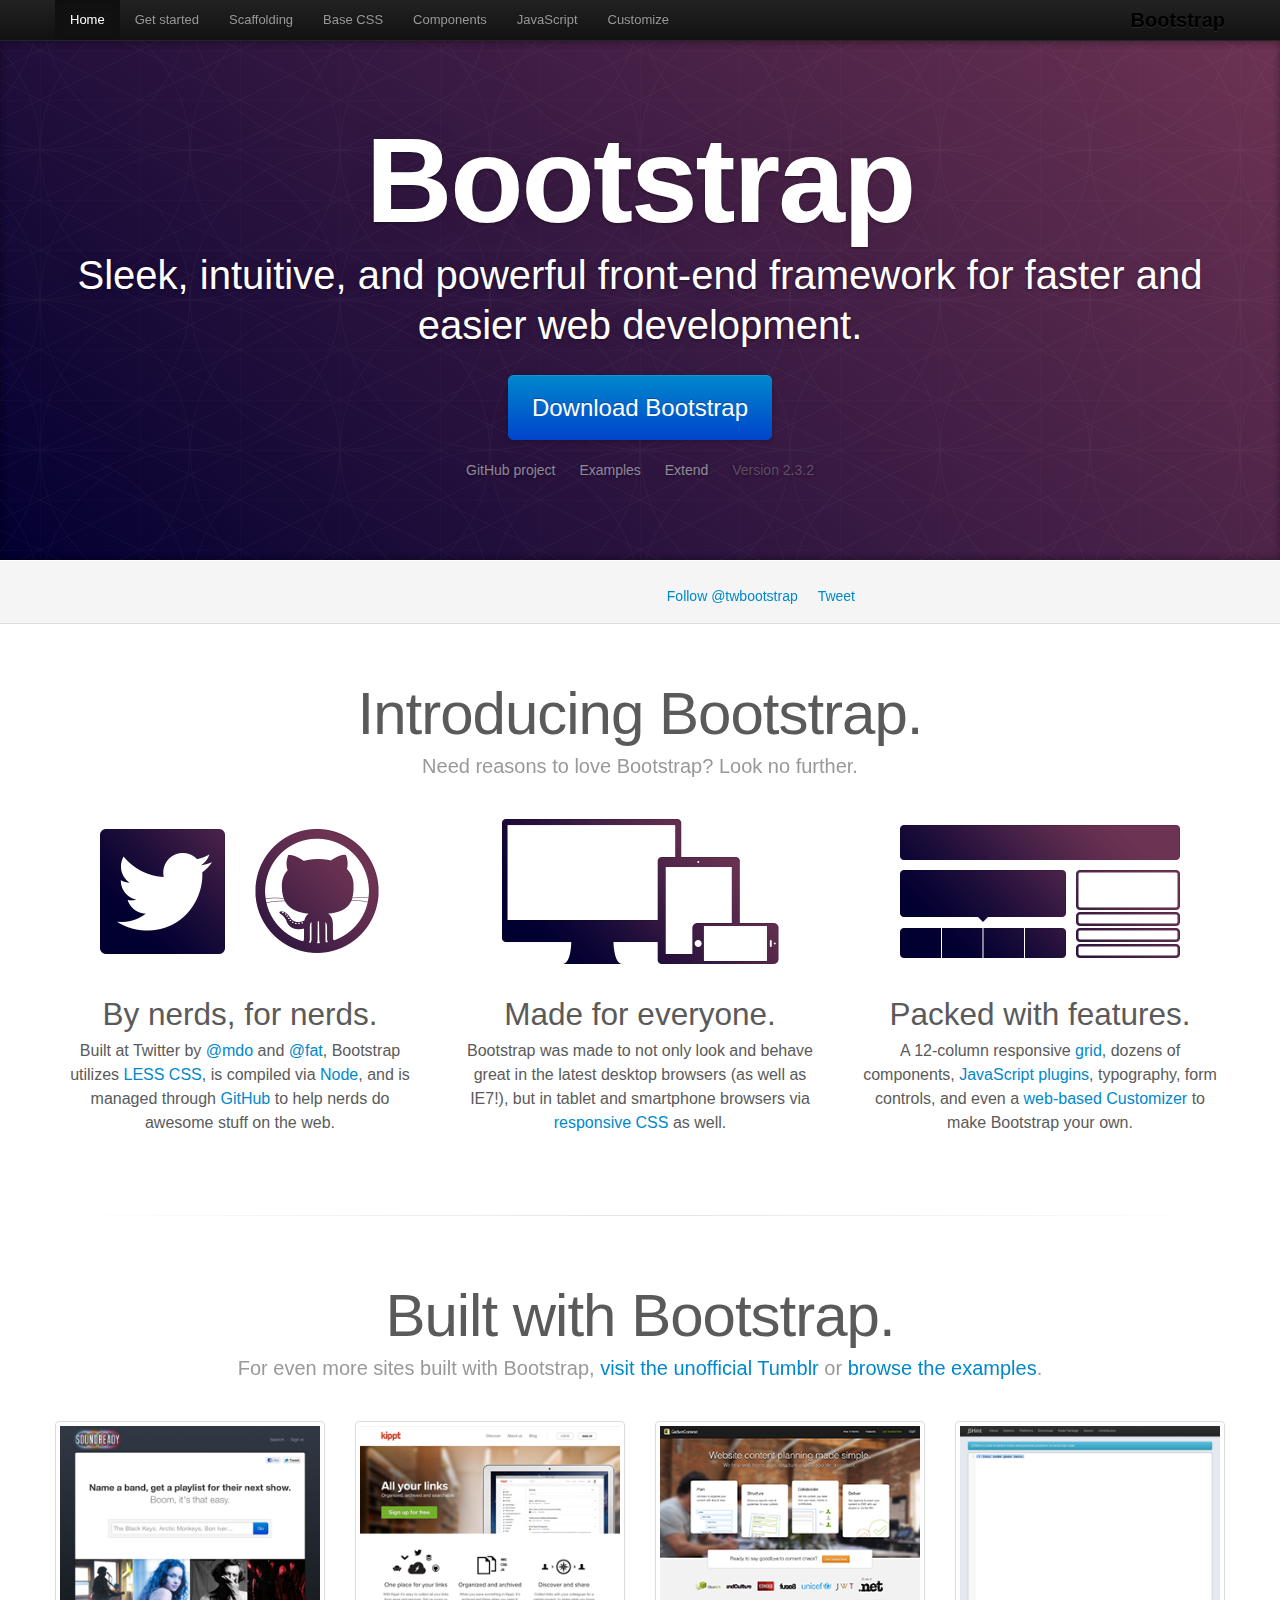
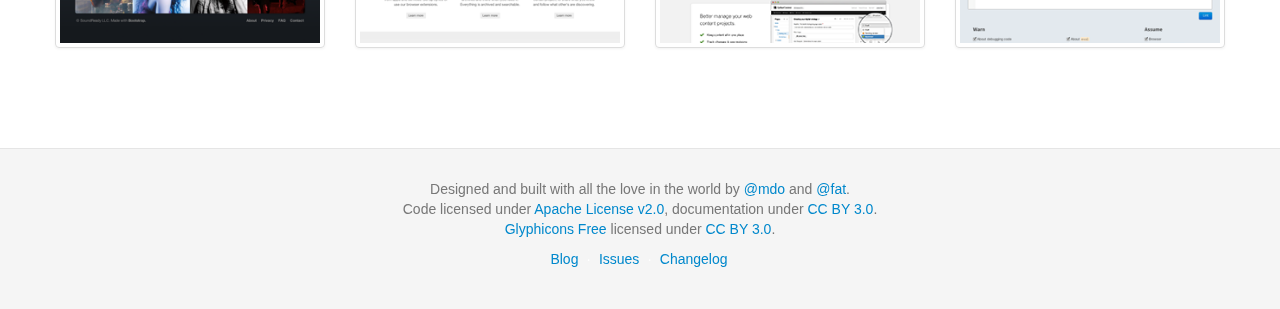
<file: bootstrap-2.3.2/docs/index.html>
<!DOCTYPE html>
<html lang="en">
  <head>
    <meta charset="utf-8">
    <title>Bootstrap</title>
    <meta name="viewport" content="width=device-width, initial-scale=1.0">
    <meta name="description" content="">
    <meta name="author" content="">

    <!-- Le styles -->
    <link href="assets/css/bootstrap.css" rel="stylesheet">
    <link href="assets/css/bootstrap-responsive.css" rel="stylesheet">
    <link href="assets/css/docs.css" rel="stylesheet">
    <link href="assets/js/google-code-prettify/prettify.css" rel="stylesheet">

    <!-- Le HTML5 shim, for IE6-8 support of HTML5 elements -->
    <!--[if lt IE 9]>
      <script src="assets/js/html5shiv.js"></script>
    <![endif]-->

    <!-- Le fav and touch icons -->
    <link rel="apple-touch-icon-precomposed" sizes="144x144" href="assets/ico/apple-touch-icon-144-precomposed.png">
    <link rel="apple-touch-icon-precomposed" sizes="114x114" href="assets/ico/apple-touch-icon-114-precomposed.png">
      <link rel="apple-touch-icon-precomposed" sizes="72x72" href="assets/ico/apple-touch-icon-72-precomposed.png">
                    <link rel="apple-touch-icon-precomposed" href="assets/ico/apple-touch-icon-57-precomposed.png">
                                   <link rel="shortcut icon" href="assets/ico/favicon.png">

    <script type="text/javascript">
      var _gaq = _gaq || [];
      _gaq.push(['_setAccount', 'UA-146052-10']);
      _gaq.push(['_trackPageview']);
      (function() {
        var ga = document.createElement('script'); ga.type = 'text/javascript'; ga.async = true;
        ga.src = ('https:' == document.location.protocol ? 'https://ssl' : 'http://www') + '.google-analytics.com/ga.js';
        var s = document.getElementsByTagName('script')[0]; s.parentNode.insertBefore(ga, s);
      })();
    </script>
  </head>

  <body data-spy="scroll" data-target=".bs-docs-sidebar">

    <!-- Navbar
    ================================================== -->
    <div class="navbar navbar-inverse navbar-fixed-top">
      <div class="navbar-inner">
        <div class="container">
          <button type="button" class="btn btn-navbar" data-toggle="collapse" data-target=".nav-collapse">
            <span class="icon-bar"></span>
            <span class="icon-bar"></span>
            <span class="icon-bar"></span>
          </button>
          <a class="brand" href="./index.html">Bootstrap</a>
          <div class="nav-collapse collapse">
            <ul class="nav">
              <li class="active">
                <a href="./index.html">Home</a>
              </li>
              <li class="">
                <a href="./getting-started.html">Get started</a>
              </li>
              <li class="">
                <a href="./scaffolding.html">Scaffolding</a>
              </li>
              <li class="">
                <a href="./base-css.html">Base CSS</a>
              </li>
              <li class="">
                <a href="./components.html">Components</a>
              </li>
              <li class="">
                <a href="./javascript.html">JavaScript</a>
              </li>
              <li class="">
                <a href="./customize.html">Customize</a>
              </li>
            </ul>
          </div>
        </div>
      </div>
    </div>

<div class="jumbotron masthead">
  <div class="container">
    <h1>Bootstrap</h1>
    <p>Sleek, intuitive, and powerful front-end framework for faster and easier web development.</p>
    <p>
      <a href="assets/bootstrap.zip" class="btn btn-primary btn-large" onclick="_gaq.push(['_trackEvent', 'Jumbotron actions', 'Download', 'Download 2.3.2']);">Download Bootstrap</a>
    </p>
    <ul class="masthead-links">
      <li>
        <a href="http://github.com/twitter/bootstrap" onclick="_gaq.push(['_trackEvent', 'Jumbotron actions', 'Jumbotron links', 'GitHub project']);">GitHub project</a>
      </li>
      <li>
        <a href="./getting-started.html#examples" onclick="_gaq.push(['_trackEvent', 'Jumbotron actions', 'Jumbotron links', 'Examples']);">Examples</a>
      </li>
      <li>
        <a href="./extend.html" onclick="_gaq.push(['_trackEvent', 'Jumbotron actions', 'Jumbotron links', 'Extend']);">Extend</a>
      </li>
      <li>
        Version 2.3.2
      </li>
    </ul>
  </div>
</div>

<div class="bs-docs-social">
  <div class="container">
    <ul class="bs-docs-social-buttons">
      <li>
        <iframe class="github-btn" src="http://ghbtns.com/github-btn.html?user=twbs&repo=bootstrap&type=watch&count=true" allowtransparency="true" frameborder="0" scrolling="0" width="100px" height="20px"></iframe>
      </li>
      <li>
        <iframe class="github-btn" src="http://ghbtns.com/github-btn.html?user=twbs&repo=bootstrap&type=fork&count=true" allowtransparency="true" frameborder="0" scrolling="0" width="102px" height="20px"></iframe>
      </li>
      <li class="follow-btn">
        <a href="https://twitter.com/twbootstrap" class="twitter-follow-button" data-link-color="#0069D6" data-show-count="true">Follow @twbootstrap</a>
      </li>
      <li class="tweet-btn">
        <a href="https://twitter.com/share" class="twitter-share-button" data-url="http://twbs.github.com/bootstrap/" data-count="horizontal" data-via="twbootstrap" data-related="mdo:Creator of Twitter Bootstrap">Tweet</a>
      </li>
    </ul>
  </div>
</div>

<div class="container">

  <div class="marketing">

    <h1>Introducing Bootstrap.</h1>
    <p class="marketing-byline">Need reasons to love Bootstrap? Look no further.</p>

    <div class="row-fluid">
      <div class="span4">
        <img class="marketing-img" src="assets/img/bs-docs-twitter-github.png">
        <h2>By nerds, for nerds.</h2>
        <p>Built at Twitter by <a href="http://twitter.com/mdo">@mdo</a> and <a href="http://twitter.com/fat">@fat</a>, Bootstrap utilizes <a href="http://lesscss.org">LESS CSS</a>, is compiled via <a href="http://nodejs.org">Node</a>, and is managed through <a href="http://github.com">GitHub</a> to help nerds do awesome stuff on the web.</p>
      </div>
      <div class="span4">
        <img class="marketing-img" src="assets/img/bs-docs-responsive-illustrations.png">
        <h2>Made for everyone.</h2>
        <p>Bootstrap was made to not only look and behave great in the latest desktop browsers (as well as IE7!), but in tablet and smartphone browsers via <a href="./scaffolding.html#responsive">responsive CSS</a> as well.</p>
      </div>
      <div class="span4">
        <img class="marketing-img" src="assets/img/bs-docs-bootstrap-features.png">
        <h2>Packed with features.</h2>
        <p>A 12-column responsive <a href="./scaffolding.html#gridSystem">grid</a>, dozens of components, <a href="./javascript.html">JavaScript plugins</a>, typography, form controls, and even a <a href="./customize.html">web-based Customizer</a> to make Bootstrap your own.</p>
      </div>
    </div>

    <hr class="soften">

    <h1>Built with Bootstrap.</h1>
    <p class="marketing-byline">For even more sites built with Bootstrap, <a href="http://builtwithbootstrap.tumblr.com/" target="_blank">visit the unofficial Tumblr</a> or <a href="./getting-started.html#examples">browse the examples</a>.</p>
    <div class="row-fluid">
      <ul class="thumbnails example-sites">
        <li class="span3">
          <a class="thumbnail" href="http://soundready.fm/" target="_blank">
            <img src="assets/img/example-sites/soundready.png" alt="SoundReady.fm">
          </a>
        </li>
        <li class="span3">
          <a class="thumbnail" href="http://kippt.com/" target="_blank">
            <img src="assets/img/example-sites/kippt.png" alt="Kippt">
          </a>
        </li>
        <li class="span3">
          <a class="thumbnail" href="http://www.gathercontent.com/" target="_blank">
            <img src="assets/img/example-sites/gathercontent.png" alt="Gather Content">
          </a>
        </li>
        <li class="span3">
          <a class="thumbnail" href="http://www.jshint.com/" target="_blank">
            <img src="assets/img/example-sites/jshint.png" alt="JS Hint">
          </a>
        </li>
      </ul>
     </div>

  </div>

</div>



    <!-- Footer
    ================================================== -->
    <footer class="footer">
      <div class="container">
        <p>Designed and built with all the love in the world by <a href="http://twitter.com/mdo" target="_blank">@mdo</a> and <a href="http://twitter.com/fat" target="_blank">@fat</a>.</p>
        <p>Code licensed under <a href="http://www.apache.org/licenses/LICENSE-2.0" target="_blank">Apache License v2.0</a>, documentation under <a href="http://creativecommons.org/licenses/by/3.0/">CC BY 3.0</a>.</p>
        <p><a href="http://glyphicons.com">Glyphicons Free</a> licensed under <a href="http://creativecommons.org/licenses/by/3.0/">CC BY 3.0</a>.</p>
        <ul class="footer-links">
          <li><a href="http://blog.getbootstrap.com">Blog</a></li>
          <li class="muted">&middot;</li>
          <li><a href="https://github.com/twbs/bootstrap/issues?state=open">Issues</a></li>
          <li class="muted">&middot;</li>
          <li><a href="https://github.com/twbs/bootstrap/releases">Changelog</a></li>
        </ul>
      </div>
    </footer>



    <!-- Le javascript
    ================================================== -->
    <!-- Placed at the end of the document so the pages load faster -->
    <script type="text/javascript" src="http://platform.twitter.com/widgets.js"></script>
    <script src="assets/js/jquery.js"></script>
    <script src="assets/js/bootstrap-transition.js"></script>
    <script src="assets/js/bootstrap-alert.js"></script>
    <script src="assets/js/bootstrap-modal.js"></script>
    <script src="assets/js/bootstrap-dropdown.js"></script>
    <script src="assets/js/bootstrap-scrollspy.js"></script>
    <script src="assets/js/bootstrap-tab.js"></script>
    <script src="assets/js/bootstrap-tooltip.js"></script>
    <script src="assets/js/bootstrap-popover.js"></script>
    <script src="assets/js/bootstrap-button.js"></script>
    <script src="assets/js/bootstrap-collapse.js"></script>
    <script src="assets/js/bootstrap-carousel.js"></script>
    <script src="assets/js/bootstrap-typeahead.js"></script>
    <script src="assets/js/bootstrap-affix.js"></script>

    <script src="assets/js/holder/holder.js"></script>
    <script src="assets/js/google-code-prettify/prettify.js"></script>

    <script src="assets/js/application.js"></script>


    <!-- Analytics
    ================================================== -->
    <script>
      var _gauges = _gauges || [];
      (function() {
        var t   = document.createElement('script');
        t.type  = 'text/javascript';
        t.async = true;
        t.id    = 'gauges-tracker';
        t.setAttribute('data-site-id', '4f0dc9fef5a1f55508000013');
        t.src = '//secure.gaug.es/track.js';
        var s = document.getElementsByTagName('script')[0];
        s.parentNode.insertBefore(t, s);
      })();
    </script>

  </body>
</html>
</file>
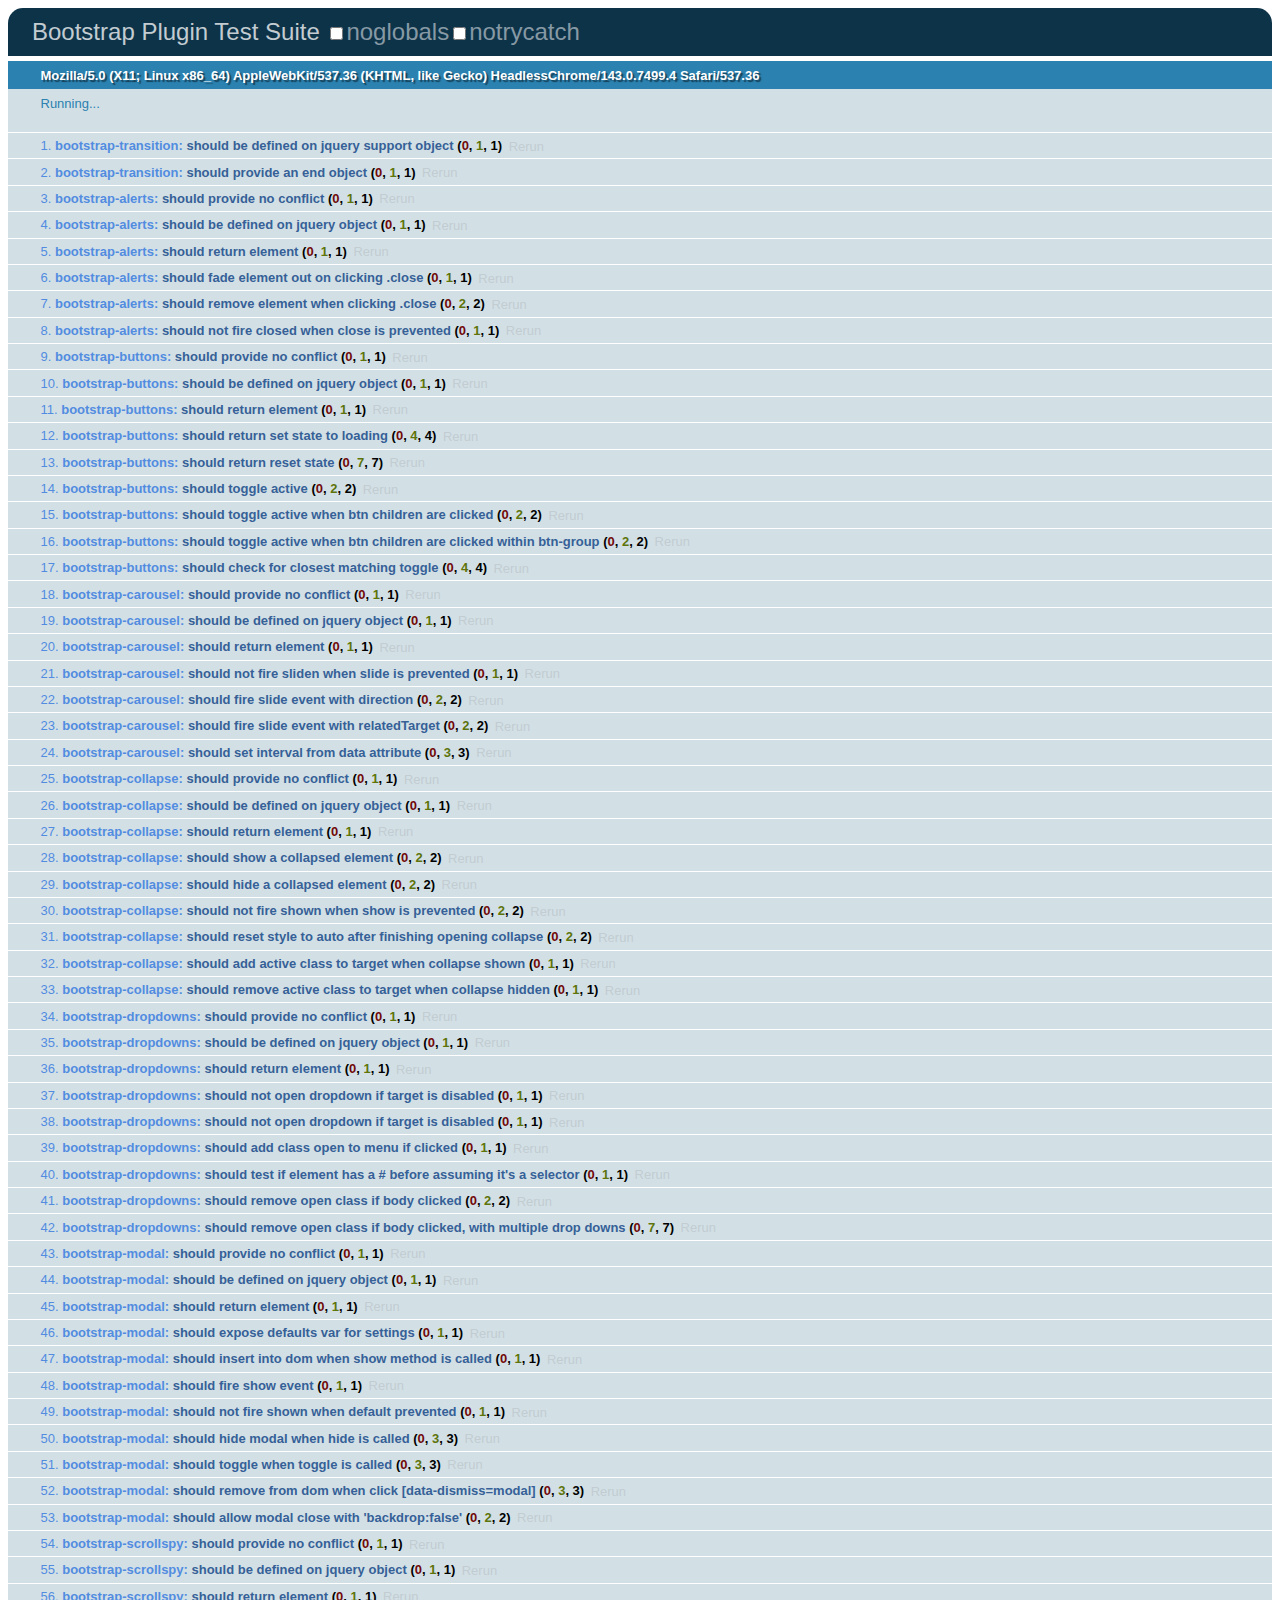
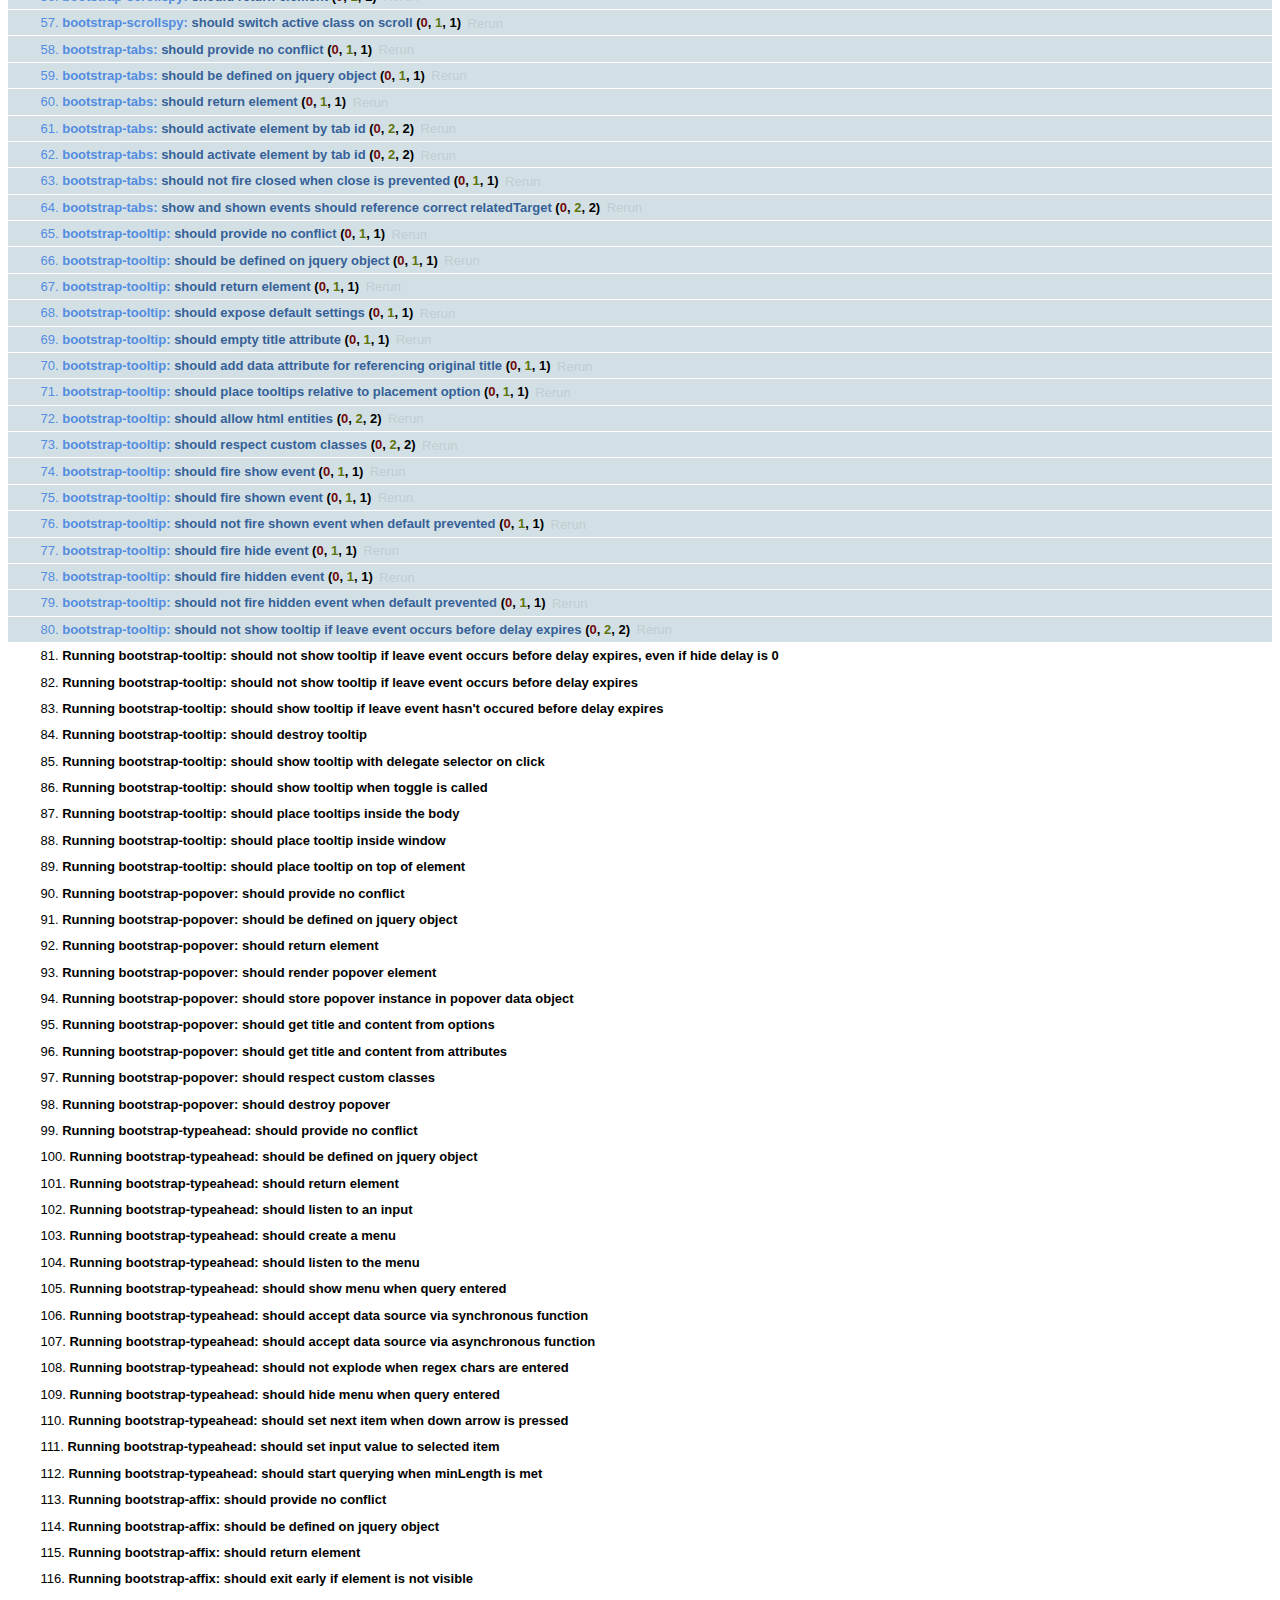
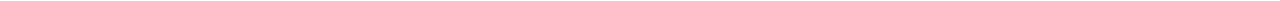
<file: bootstrap-2.3.2/js/tests/index.html>
<!DOCTYPE HTML>
<html>
<head>
  <title>Bootstrap Plugin Test Suite</title>

  <!-- jquery -->
  <!--<script src="http://code.jquery.com/jquery-1.7.min.js"></script>-->
  <script src="vendor/jquery.js"></script>

  <!-- qunit -->
  <link rel="stylesheet" href="vendor/qunit.css" type="text/css" media="screen" />
  <script src="vendor/qunit.js"></script>

  <!-- phantomjs logging script-->
  <script src="unit/bootstrap-phantom.js"></script>

  <!--  plugin sources -->
  <script src="../../js/bootstrap-transition.js"></script>
  <script src="../../js/bootstrap-alert.js"></script>
  <script src="../../js/bootstrap-button.js"></script>
  <script src="../../js/bootstrap-carousel.js"></script>
  <script src="../../js/bootstrap-collapse.js"></script>
  <script src="../../js/bootstrap-dropdown.js"></script>
  <script src="../../js/bootstrap-modal.js"></script>
  <script src="../../js/bootstrap-scrollspy.js"></script>
  <script src="../../js/bootstrap-tab.js"></script>
  <script src="../../js/bootstrap-tooltip.js"></script>
  <script src="../../js/bootstrap-popover.js"></script>
  <script src="../../js/bootstrap-typeahead.js"></script>
  <script src="../../js/bootstrap-affix.js"></script>

  <!-- unit tests -->
  <script src="unit/bootstrap-transition.js"></script>
  <script src="unit/bootstrap-alert.js"></script>
  <script src="unit/bootstrap-button.js"></script>
  <script src="unit/bootstrap-carousel.js"></script>
  <script src="unit/bootstrap-collapse.js"></script>
  <script src="unit/bootstrap-dropdown.js"></script>
  <script src="unit/bootstrap-modal.js"></script>
  <script src="unit/bootstrap-scrollspy.js"></script>
  <script src="unit/bootstrap-tab.js"></script>
  <script src="unit/bootstrap-tooltip.js"></script>
  <script src="unit/bootstrap-popover.js"></script>
  <script src="unit/bootstrap-typeahead.js"></script>
  <script src="unit/bootstrap-affix.js"></script>
</head>
<body>
  <div>
    <h1 id="qunit-header">Bootstrap Plugin Test Suite</h1>
    <h2 id="qunit-banner"></h2>
    <h2 id="qunit-userAgent"></h2>
    <ol id="qunit-tests"></ol>
    <div id="qunit-fixture"></div>
  </div>
</body>
</html>
</file>
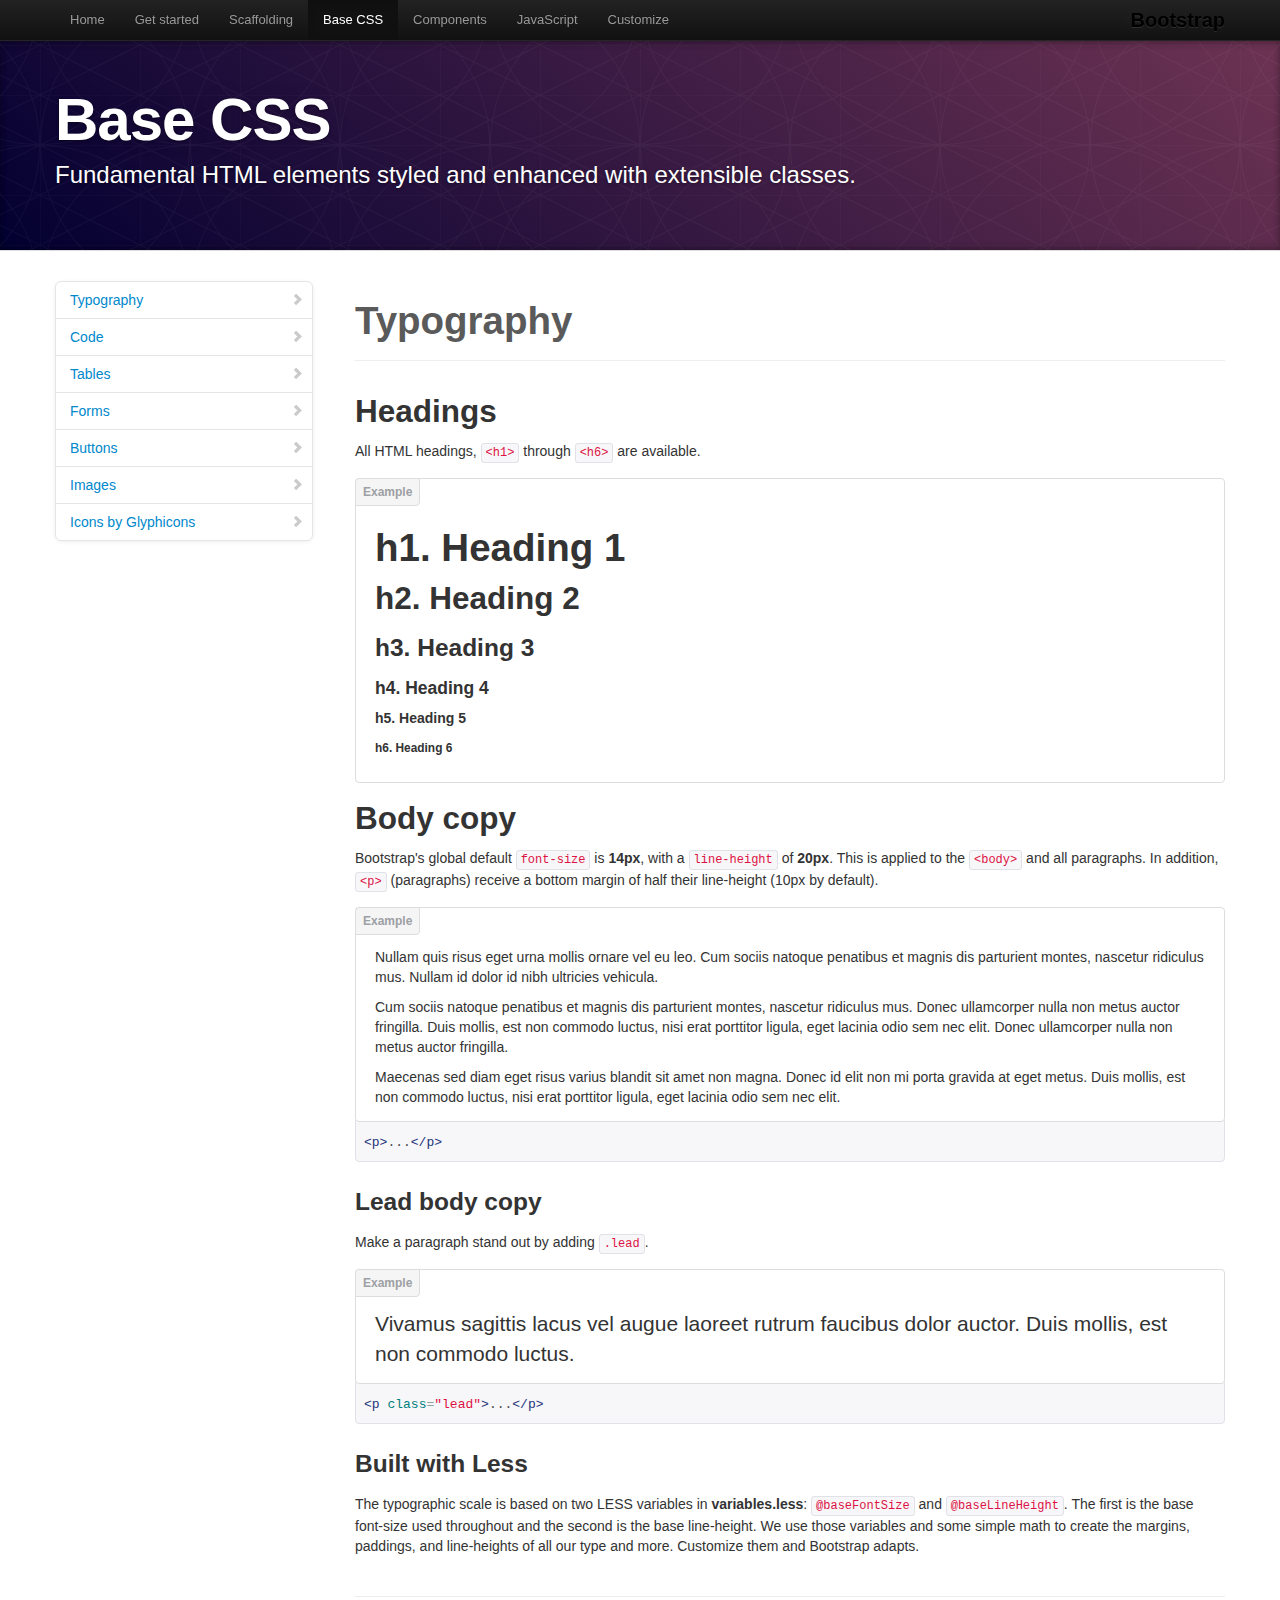
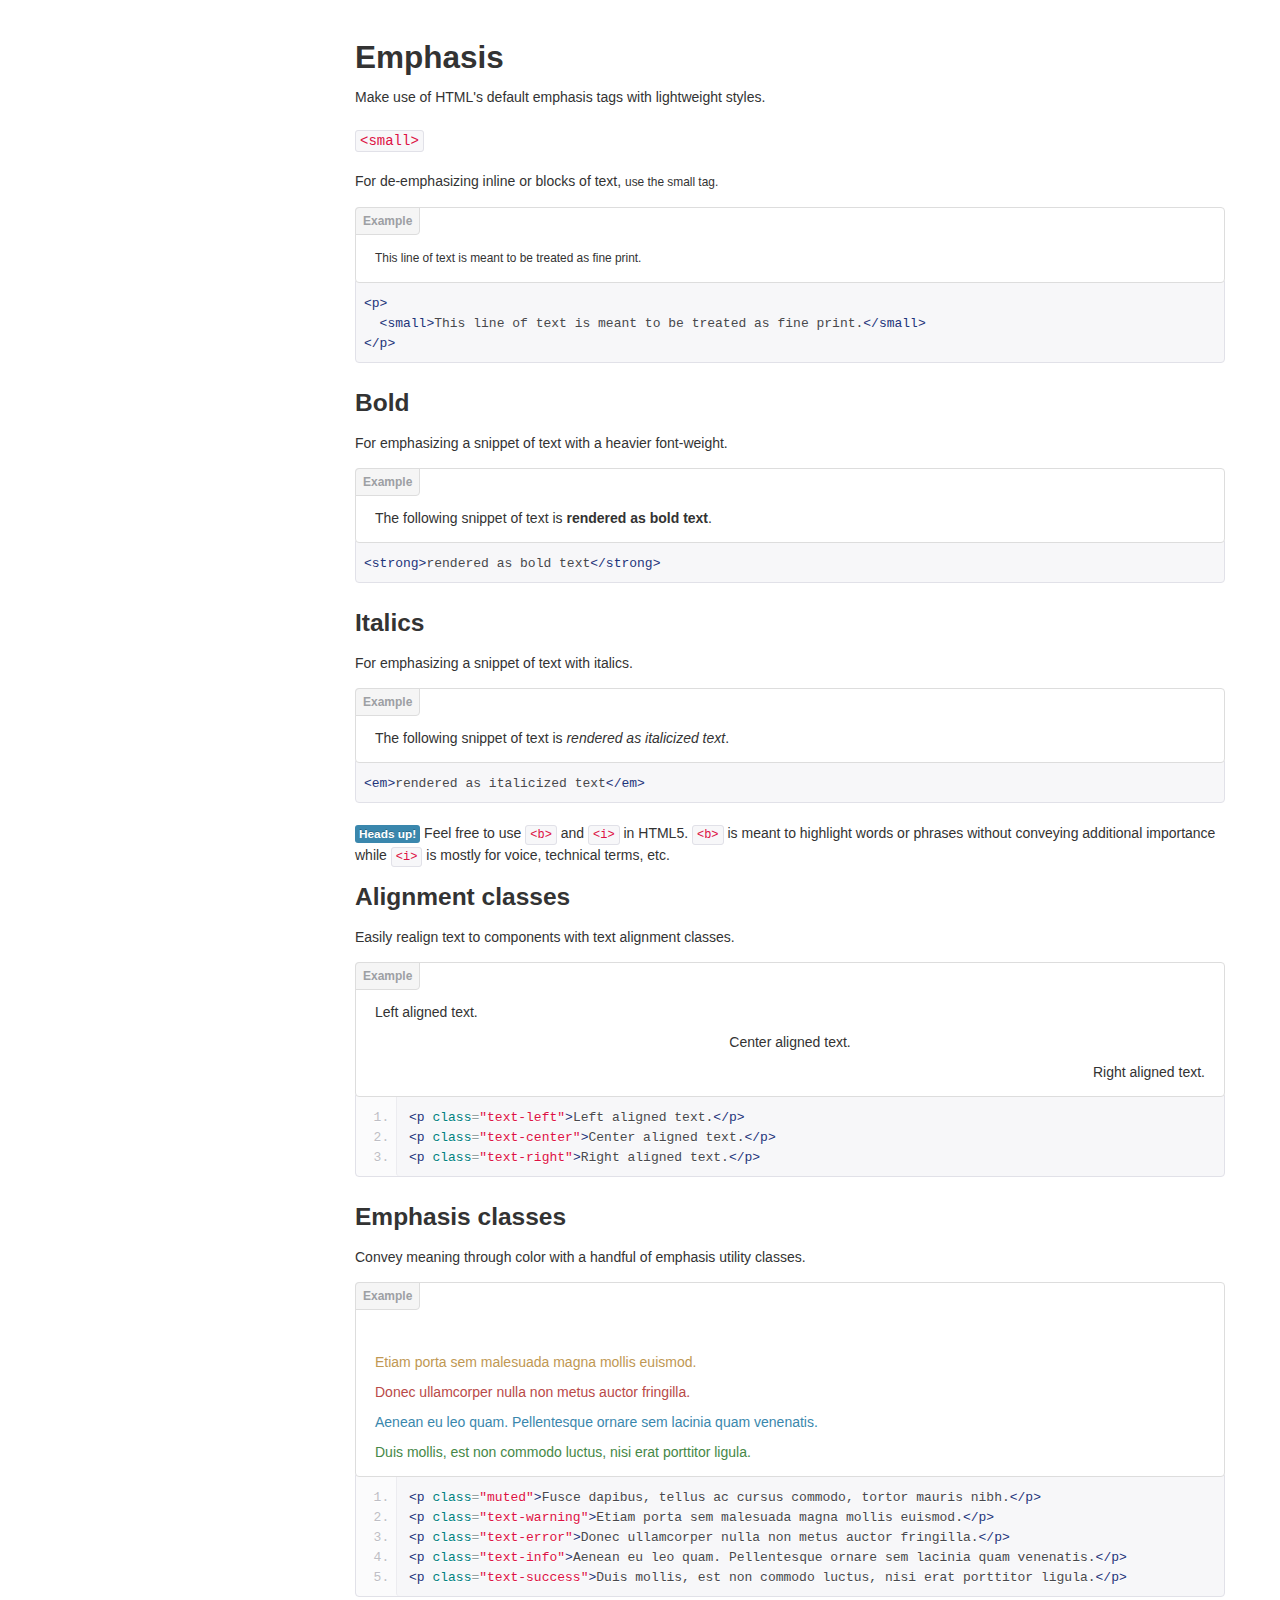
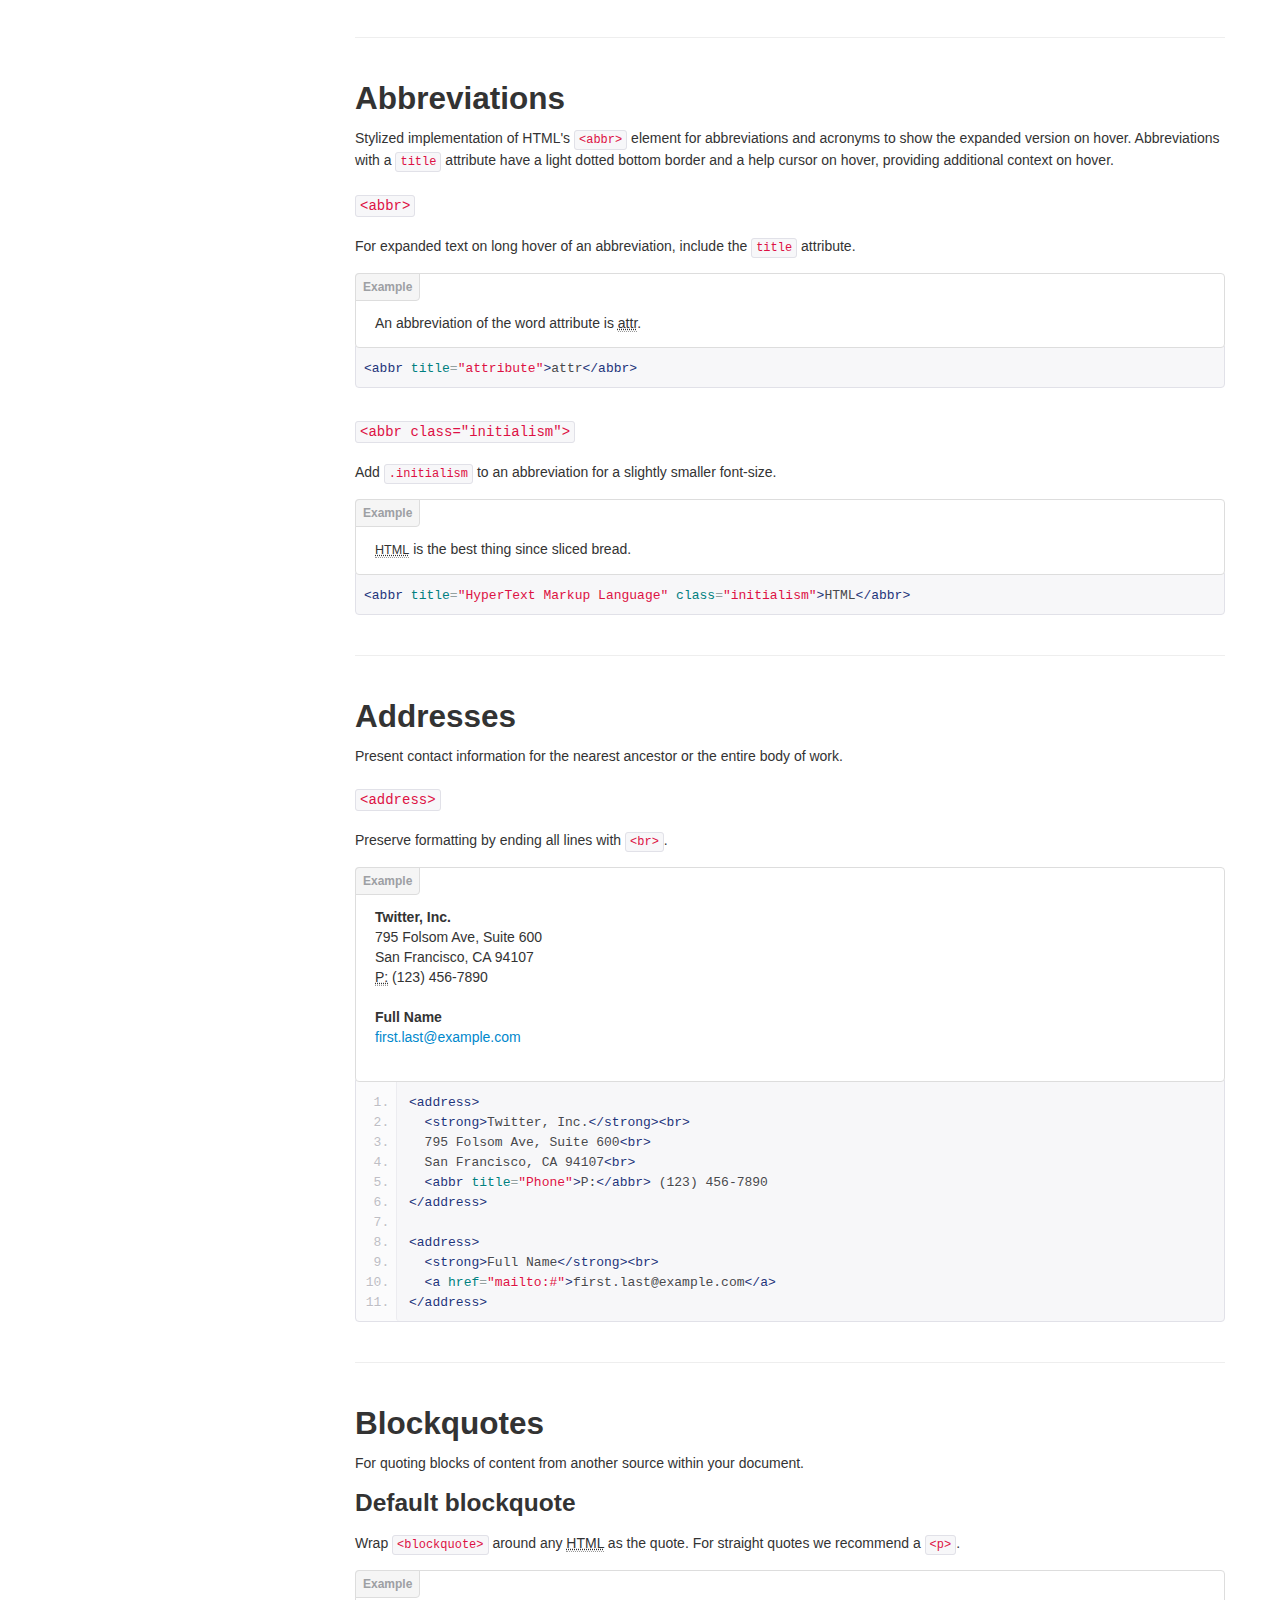
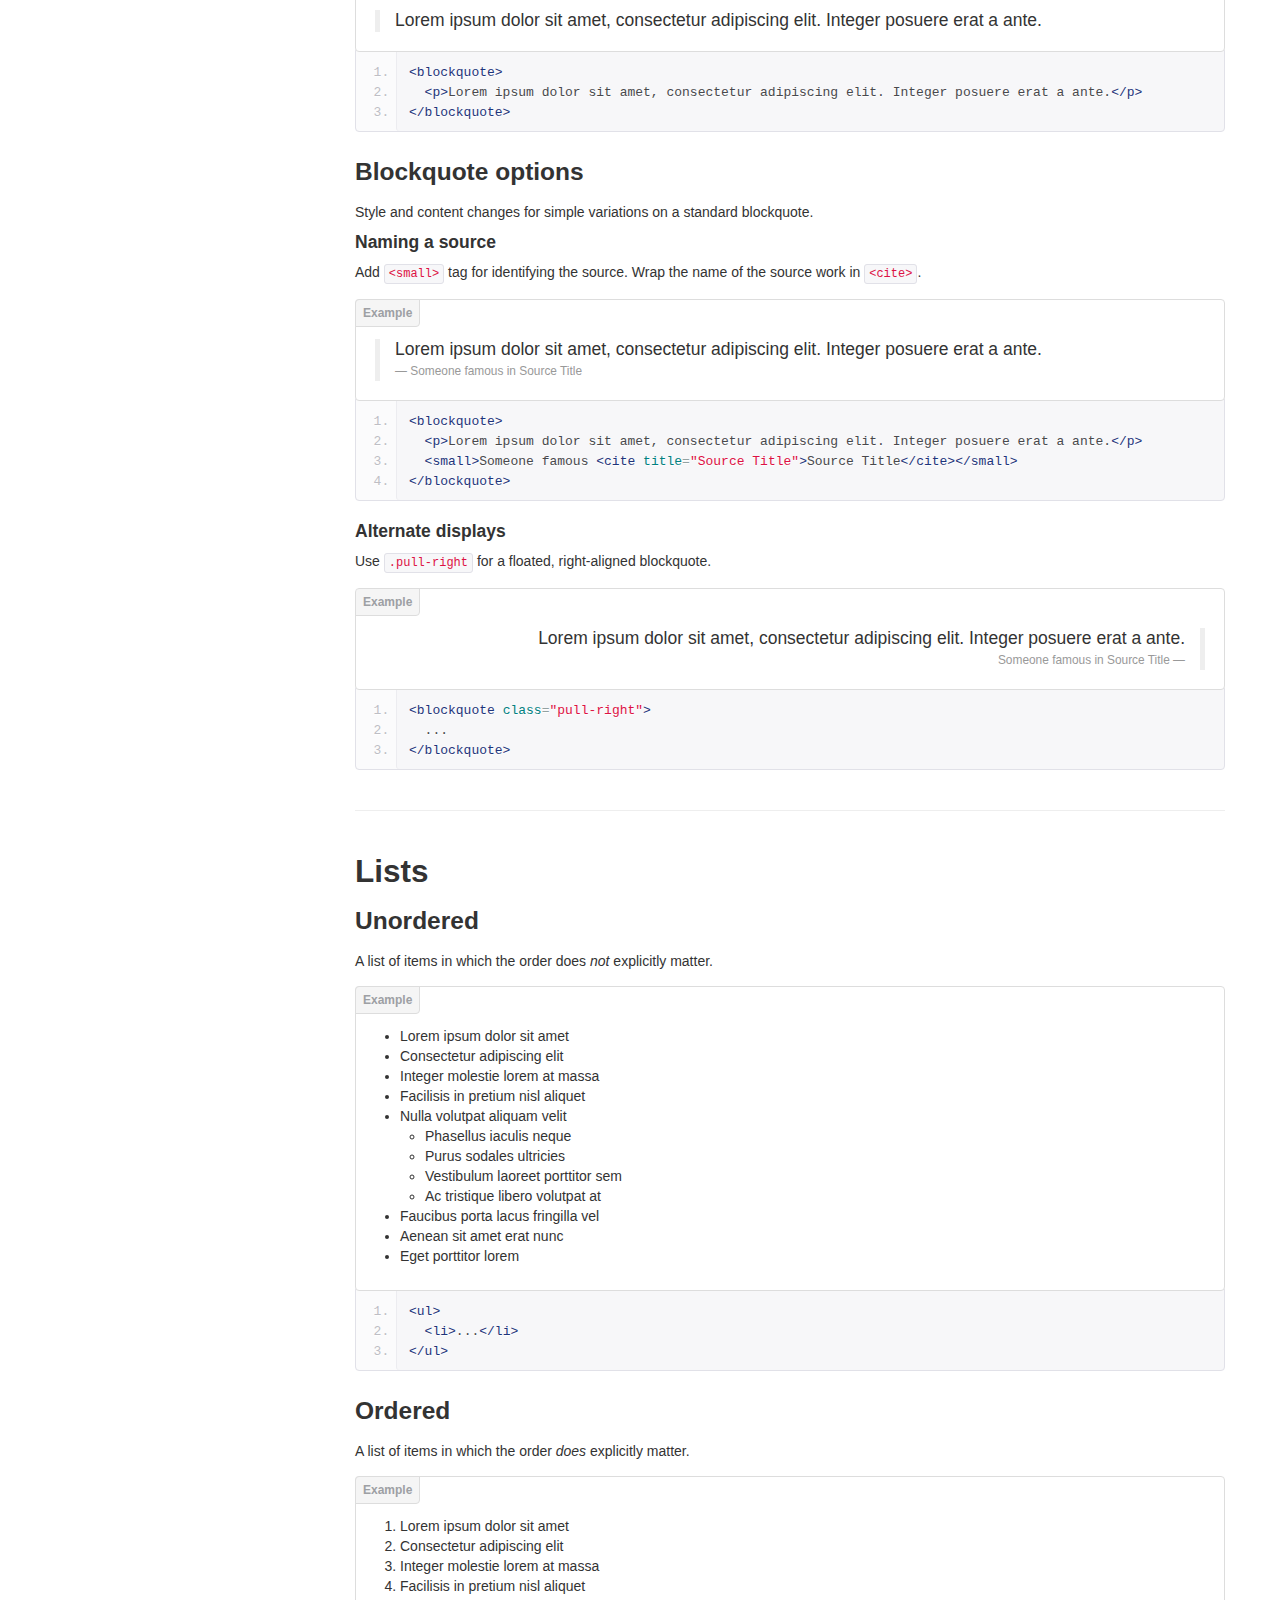
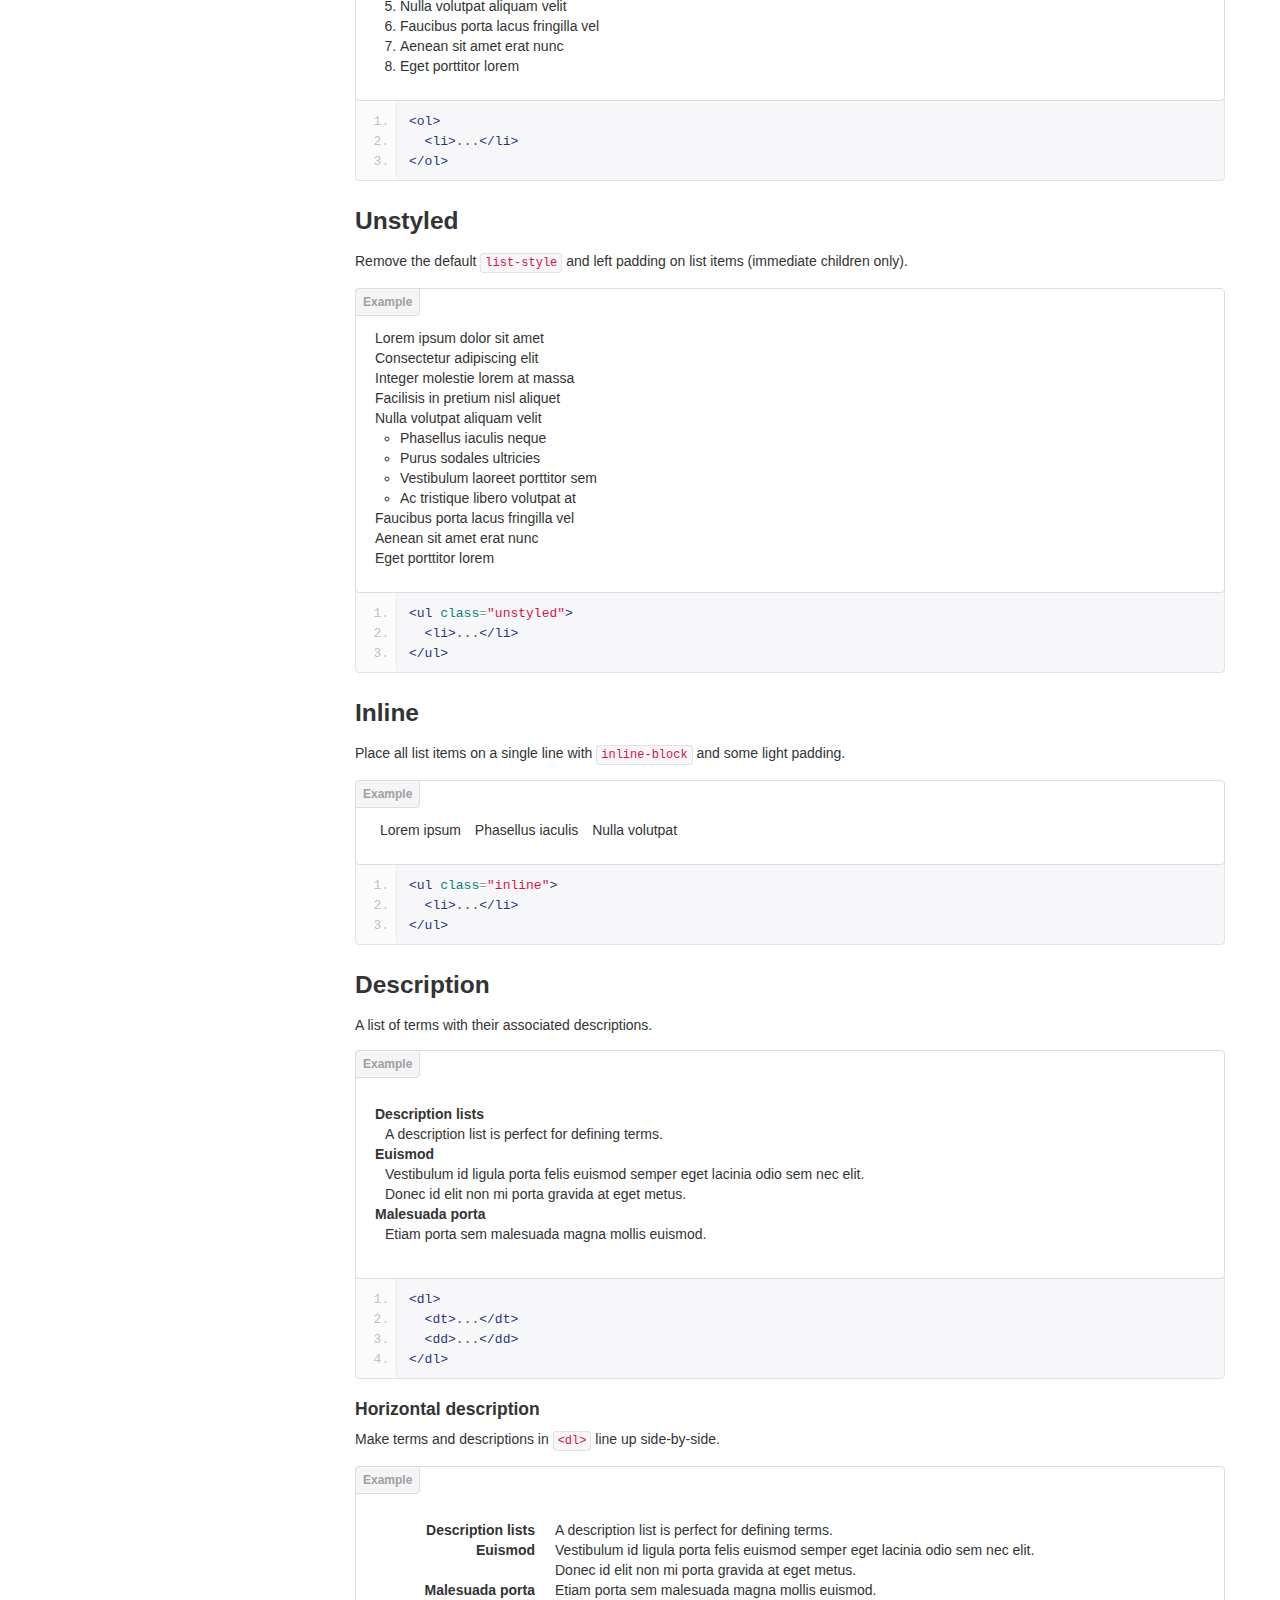
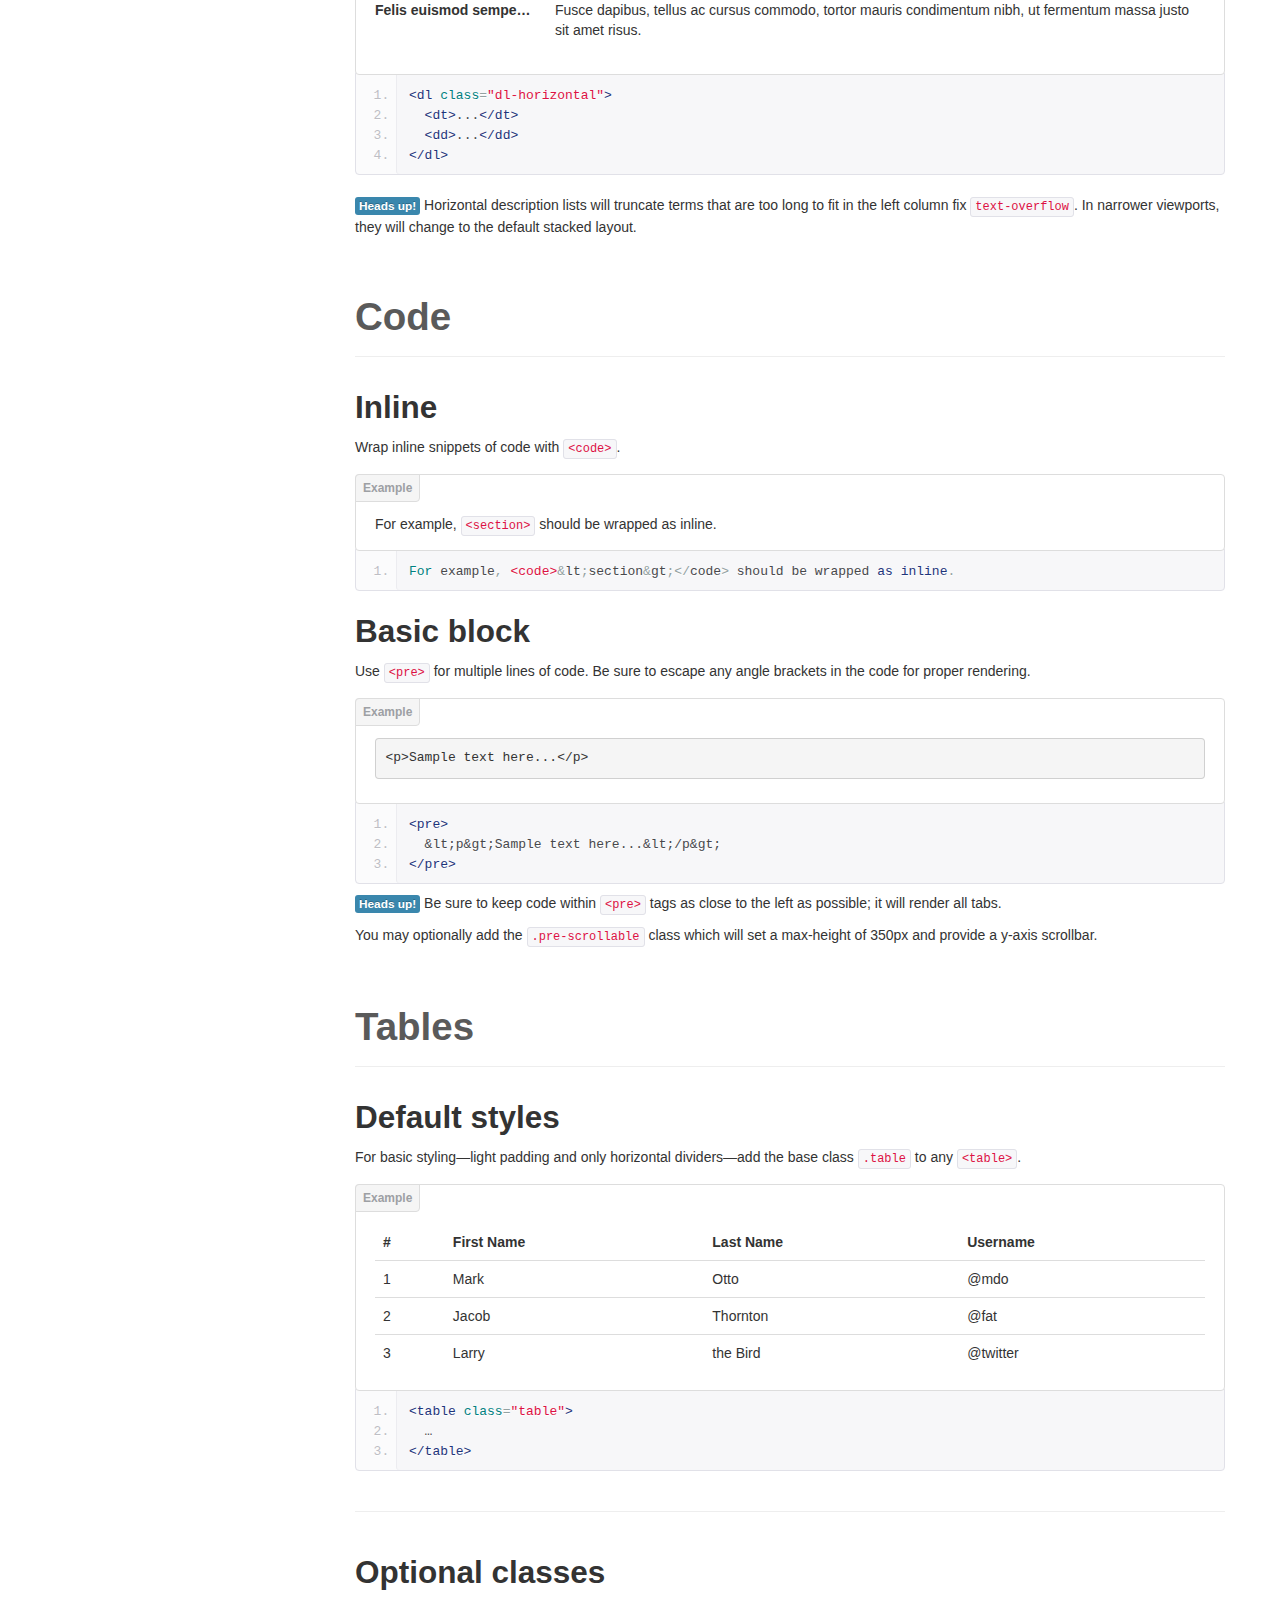
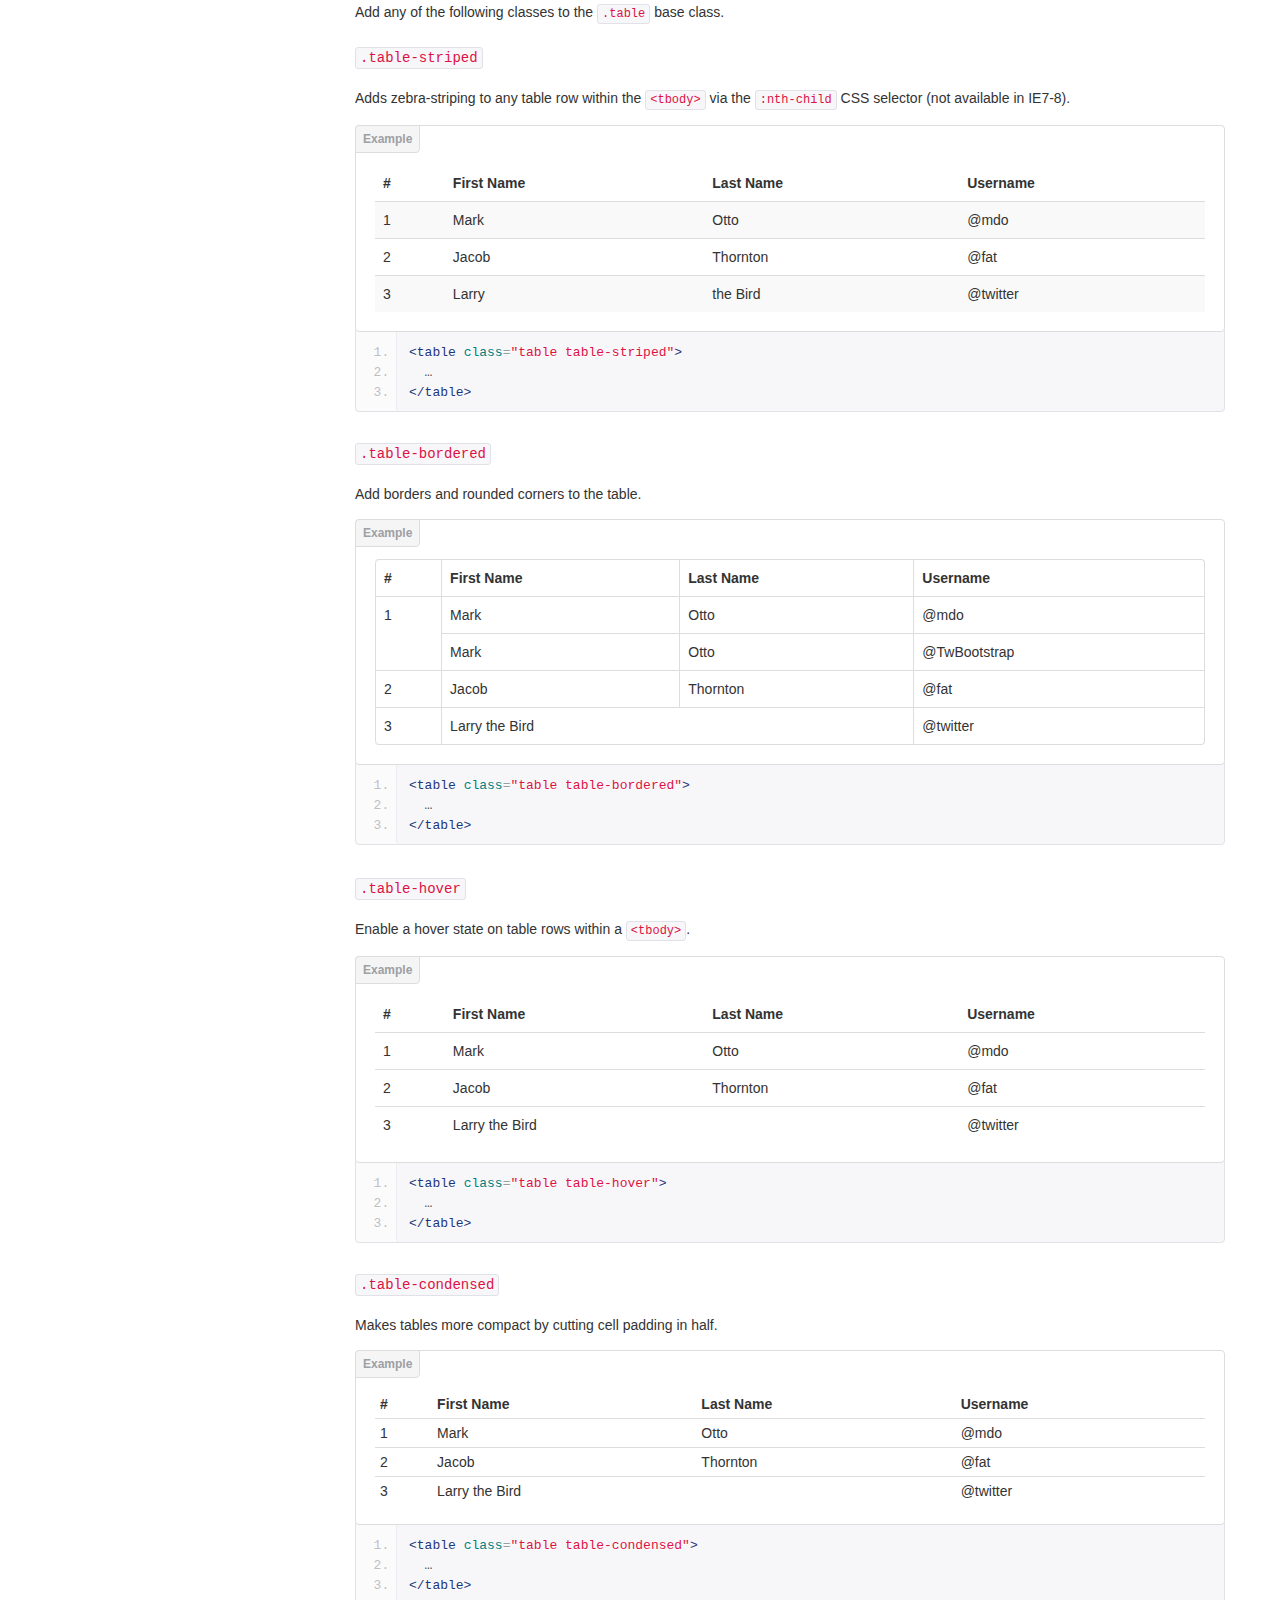
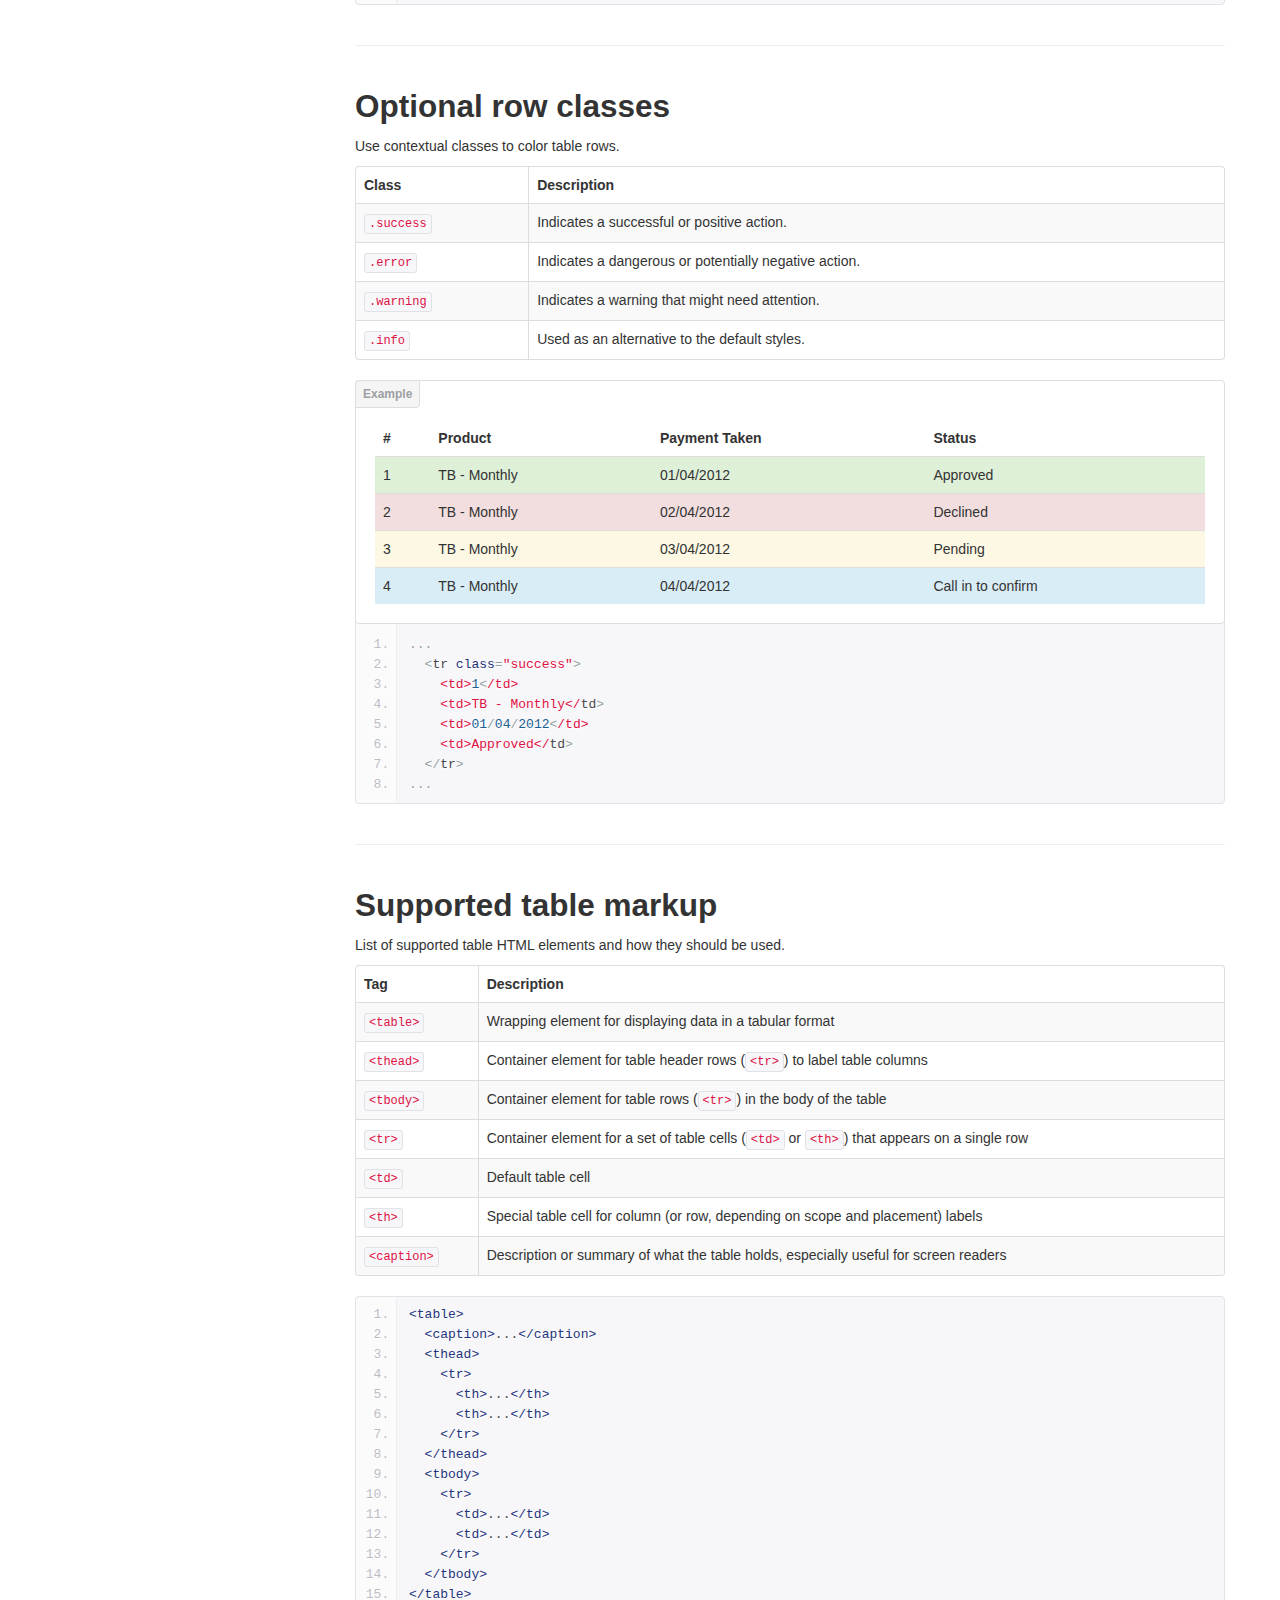
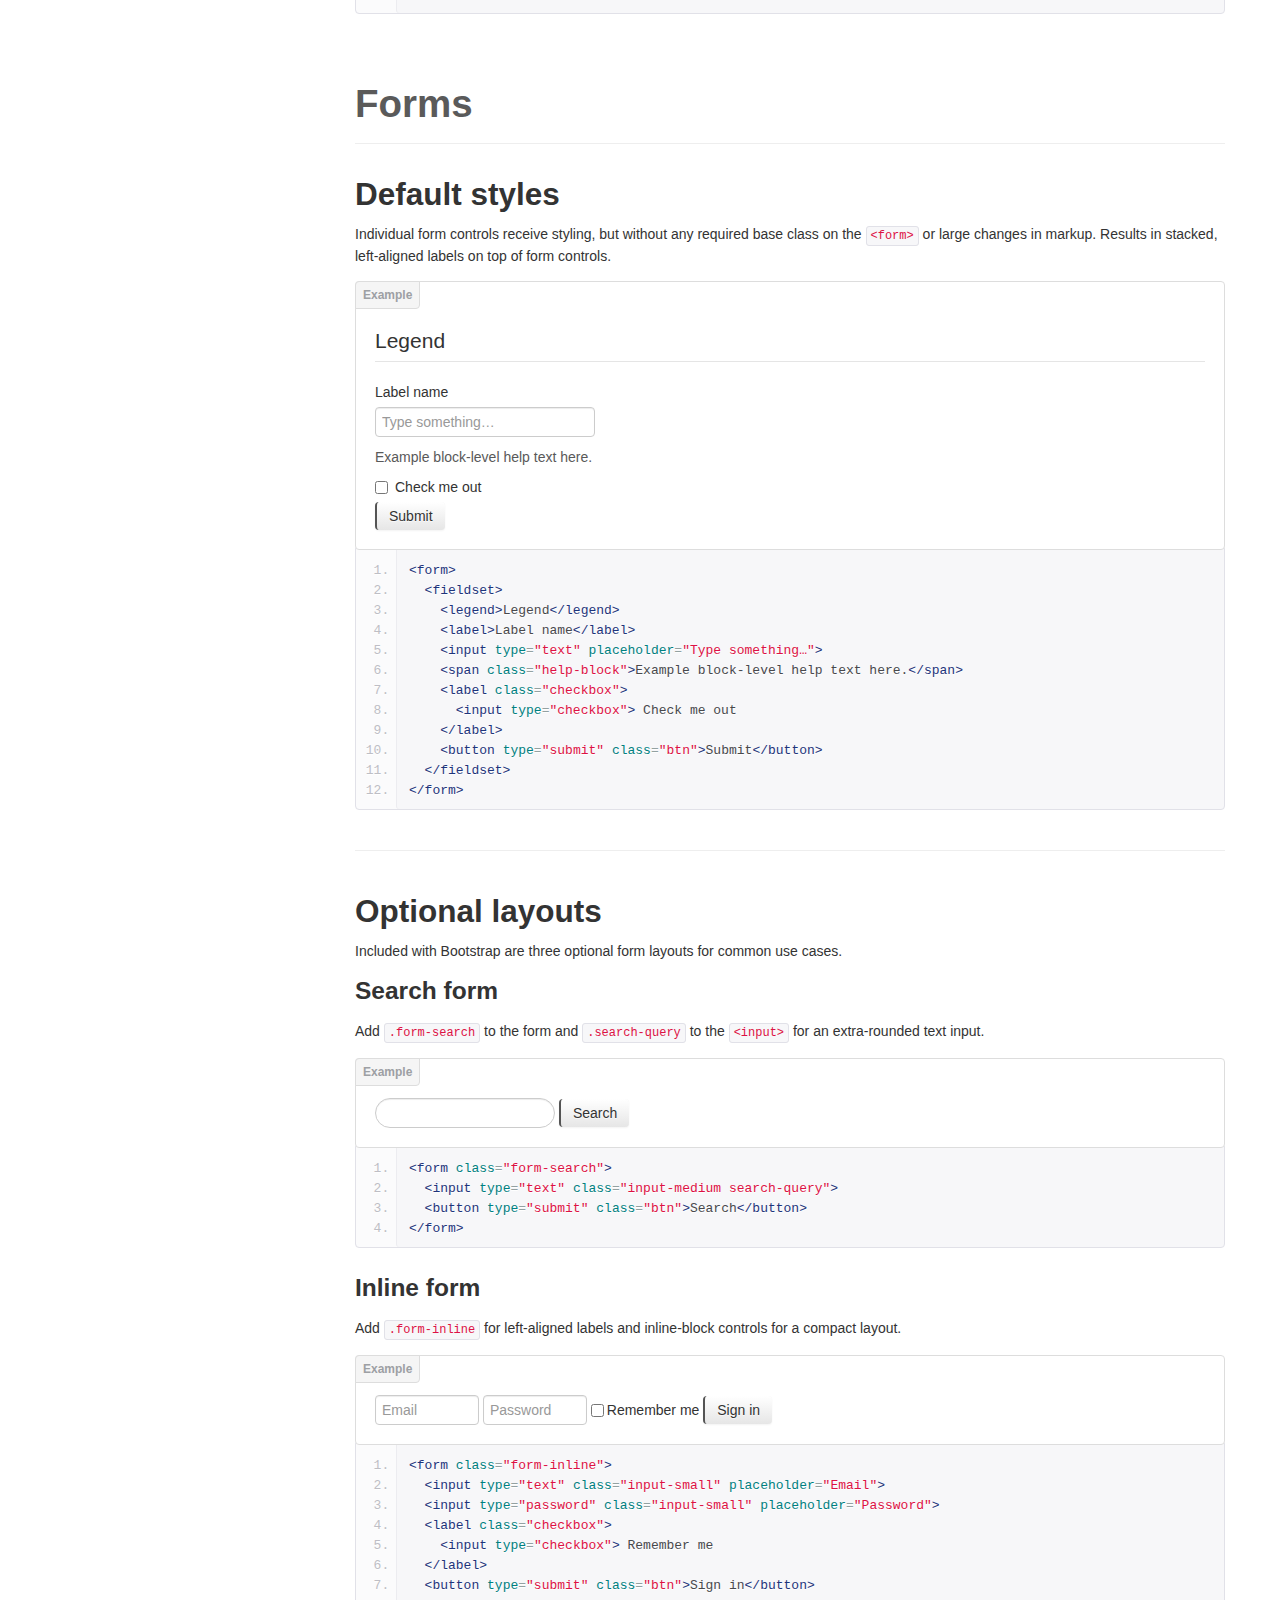
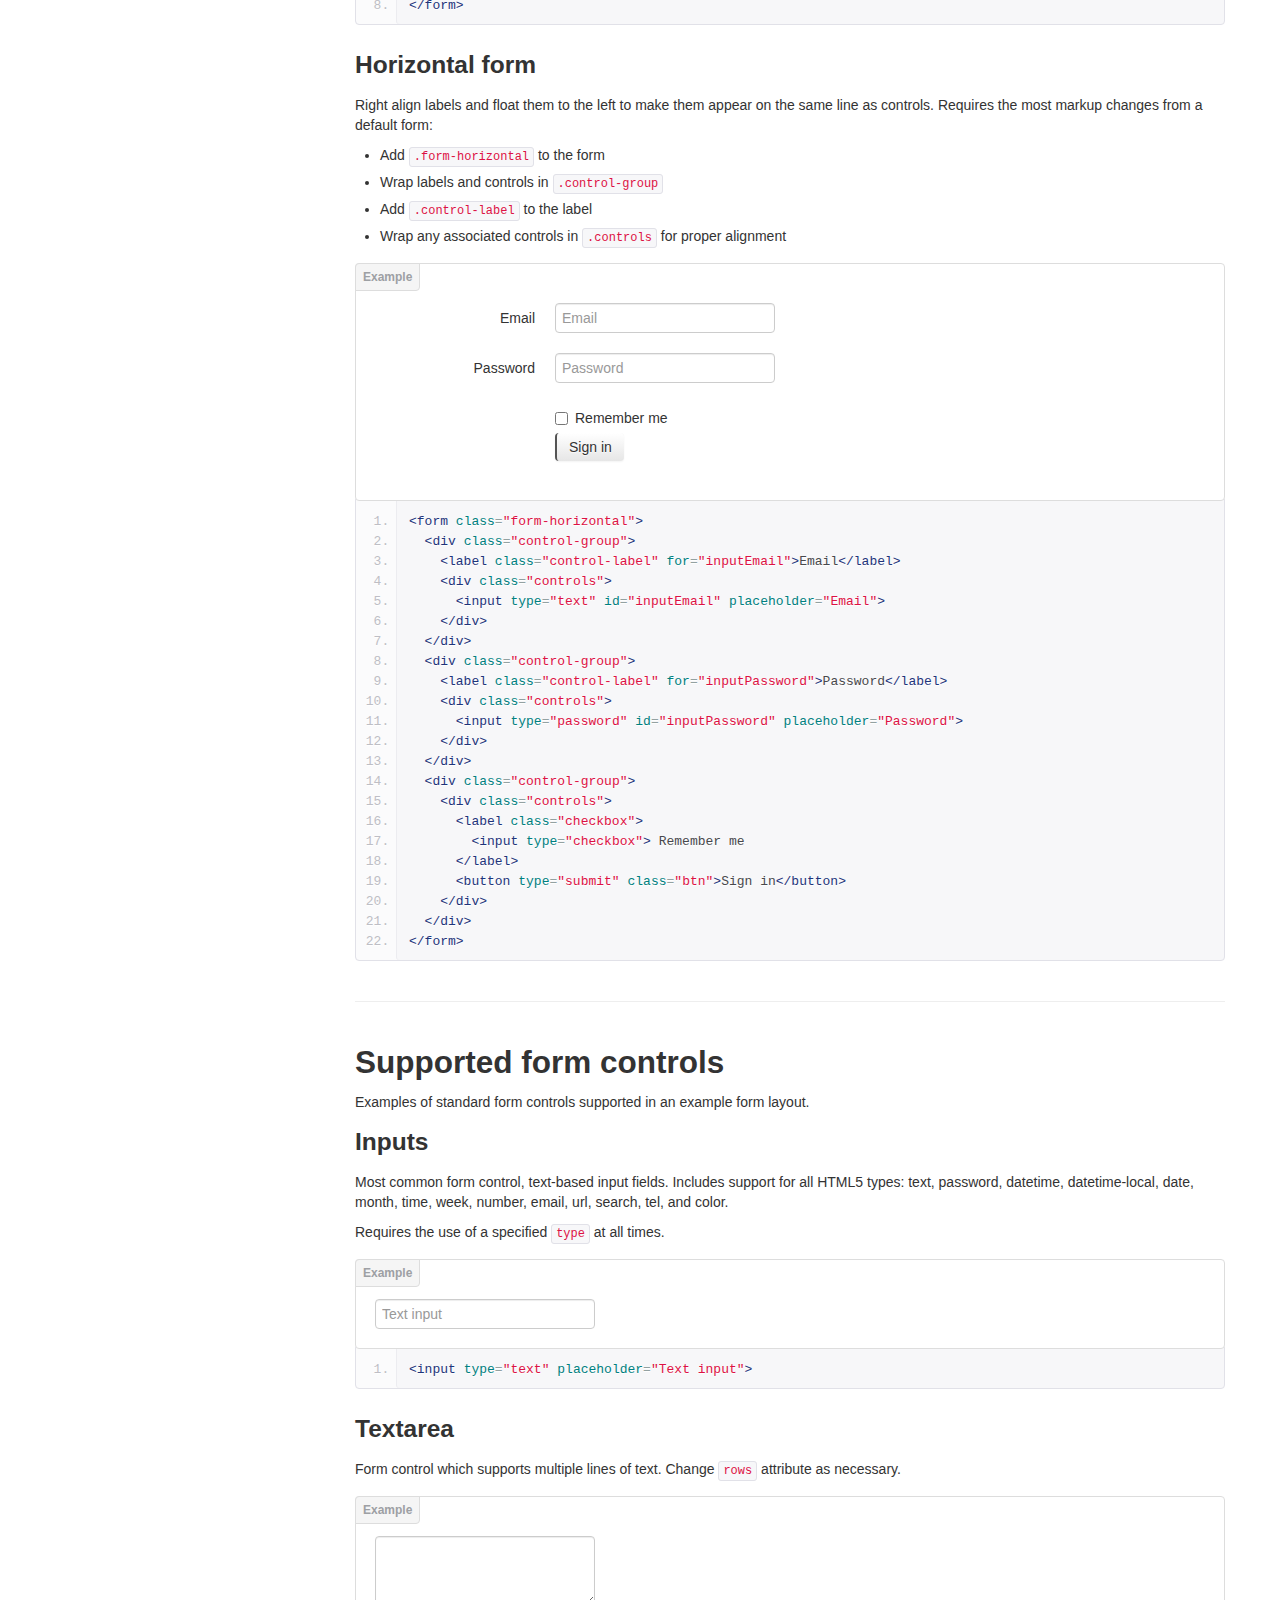
<file: bootstrap-2.3.2/docs/base-css.html>
<!DOCTYPE html>
<html lang="en">
  <head>
    <meta charset="utf-8">
    <title>Base · Bootstrap</title>
    <meta name="viewport" content="width=device-width, initial-scale=1.0">
    <meta name="description" content="">
    <meta name="author" content="">

    <!-- Le styles -->
    <link href="assets/css/bootstrap.css" rel="stylesheet">
    <link href="assets/css/bootstrap-responsive.css" rel="stylesheet">
    <link href="assets/css/docs.css" rel="stylesheet">
    <link href="assets/js/google-code-prettify/prettify.css" rel="stylesheet">

    <!-- Le HTML5 shim, for IE6-8 support of HTML5 elements -->
    <!--[if lt IE 9]>
      <script src="assets/js/html5shiv.js"></script>
    <![endif]-->

    <!-- Le fav and touch icons -->
    <link rel="apple-touch-icon-precomposed" sizes="144x144" href="assets/ico/apple-touch-icon-144-precomposed.png">
    <link rel="apple-touch-icon-precomposed" sizes="114x114" href="assets/ico/apple-touch-icon-114-precomposed.png">
      <link rel="apple-touch-icon-precomposed" sizes="72x72" href="assets/ico/apple-touch-icon-72-precomposed.png">
                    <link rel="apple-touch-icon-precomposed" href="assets/ico/apple-touch-icon-57-precomposed.png">
                                   <link rel="shortcut icon" href="assets/ico/favicon.png">

    <script type="text/javascript">
      var _gaq = _gaq || [];
      _gaq.push(['_setAccount', 'UA-146052-10']);
      _gaq.push(['_trackPageview']);
      (function() {
        var ga = document.createElement('script'); ga.type = 'text/javascript'; ga.async = true;
        ga.src = ('https:' == document.location.protocol ? 'https://ssl' : 'http://www') + '.google-analytics.com/ga.js';
        var s = document.getElementsByTagName('script')[0]; s.parentNode.insertBefore(ga, s);
      })();
    </script>
  </head>

  <body data-spy="scroll" data-target=".bs-docs-sidebar">

    <!-- Navbar
    ================================================== -->
    <div class="navbar navbar-inverse navbar-fixed-top">
      <div class="navbar-inner">
        <div class="container">
          <button type="button" class="btn btn-navbar" data-toggle="collapse" data-target=".nav-collapse">
            <span class="icon-bar"></span>
            <span class="icon-bar"></span>
            <span class="icon-bar"></span>
          </button>
          <a class="brand" href="./index.html">Bootstrap</a>
          <div class="nav-collapse collapse">
            <ul class="nav">
              <li class="">
                <a href="./index.html">Home</a>
              </li>
              <li class="">
                <a href="./getting-started.html">Get started</a>
              </li>
              <li class="">
                <a href="./scaffolding.html">Scaffolding</a>
              </li>
              <li class="active">
                <a href="./base-css.html">Base CSS</a>
              </li>
              <li class="">
                <a href="./components.html">Components</a>
              </li>
              <li class="">
                <a href="./javascript.html">JavaScript</a>
              </li>
              <li class="">
                <a href="./customize.html">Customize</a>
              </li>
            </ul>
          </div>
        </div>
      </div>
    </div>

<!-- Subhead
================================================== -->
<header class="jumbotron subhead" id="overview">
  <div class="container">
    <h1>Base CSS</h1>
    <p class="lead">Fundamental HTML elements styled and enhanced with extensible classes.</p>
  </div>
</header>


  <div class="container">

    <!-- Docs nav
    ================================================== -->
    <div class="row">
      <div class="span3 bs-docs-sidebar">
        <ul class="nav nav-list bs-docs-sidenav">
          <li><a href="#typography"><i class="icon-chevron-right"></i> Typography</a></li>
          <li><a href="#code"><i class="icon-chevron-right"></i> Code</a></li>
          <li><a href="#tables"><i class="icon-chevron-right"></i> Tables</a></li>
          <li><a href="#forms"><i class="icon-chevron-right"></i> Forms</a></li>
          <li><a href="#buttons"><i class="icon-chevron-right"></i> Buttons</a></li>
          <li><a href="#images"><i class="icon-chevron-right"></i> Images</a></li>
          <li><a href="#icons"><i class="icon-chevron-right"></i> Icons by Glyphicons</a></li>
        </ul>
      </div>
      <div class="span9">



        <!-- Typography
        ================================================== -->
        <section id="typography">
          <div class="page-header">
            <h1>Typography</h1>
          </div>

          <h2 id="headings">Headings</h2>
          <p>All HTML headings, <code>&lt;h1&gt;</code> through <code>&lt;h6&gt;</code> are available.</p>
          <div class="bs-docs-example">
            <h1>h1. Heading 1</h1>
            <h2>h2. Heading 2</h2>
            <h3>h3. Heading 3</h3>
            <h4>h4. Heading 4</h4>
            <h5>h5. Heading 5</h5>
            <h6>h6. Heading 6</h6>
          </div>

          <h2 id="body-copy">Body copy</h2>
          <p>Bootstrap's global default <code>font-size</code> is <strong>14px</strong>, with a <code>line-height</code> of <strong>20px</strong>. This is applied to the <code>&lt;body&gt;</code> and all paragraphs. In addition, <code>&lt;p&gt;</code> (paragraphs) receive a bottom margin of half their line-height (10px by default).</p>
          <div class="bs-docs-example">
            <p>Nullam quis risus eget urna mollis ornare vel eu leo. Cum sociis natoque penatibus et magnis dis parturient montes, nascetur ridiculus mus. Nullam id dolor id nibh ultricies vehicula.</p>
            <p>Cum sociis natoque penatibus et magnis dis parturient montes, nascetur ridiculus mus. Donec ullamcorper nulla non metus auctor fringilla. Duis mollis, est non commodo luctus, nisi erat porttitor ligula, eget lacinia odio sem nec elit. Donec ullamcorper nulla non metus auctor fringilla.</p>
            <p>Maecenas sed diam eget risus varius blandit sit amet non magna. Donec id elit non mi porta gravida at eget metus. Duis mollis, est non commodo luctus, nisi erat porttitor ligula, eget lacinia odio sem nec elit.</p>
          </div>
          <pre class="prettyprint">&lt;p&gt;...&lt;/p&gt;</pre>

          <h3>Lead body copy</h3>
          <p>Make a paragraph stand out by adding <code>.lead</code>.</p>
          <div class="bs-docs-example">
            <p class="lead">Vivamus sagittis lacus vel augue laoreet rutrum faucibus dolor auctor. Duis mollis, est non commodo luctus.</p>
          </div>
          <pre class="prettyprint">&lt;p class="lead"&gt;...&lt;/p&gt;</pre>

          <h3>Built with Less</h3>
          <p>The typographic scale is based on two LESS variables in <strong>variables.less</strong>: <code>@baseFontSize</code> and <code>@baseLineHeight</code>. The first is the base font-size used throughout and the second is the base line-height. We use those variables and some simple math to create the margins, paddings, and line-heights of all our type and more. Customize them and Bootstrap adapts.</p>


          <hr class="bs-docs-separator">


          <h2 id="emphasis">Emphasis</h2>
          <p>Make use of HTML's default emphasis tags with lightweight styles.</p>

          <h3><code>&lt;small&gt;</code></h3>
          <p>For de-emphasizing inline or blocks of text, <small>use the small tag.</small></p>
          <div class="bs-docs-example">
            <p><small>This line of text is meant to be treated as fine print.</small></p>
          </div>
<pre class="prettyprint">
&lt;p&gt;
  &lt;small&gt;This line of text is meant to be treated as fine print.&lt;/small&gt;
&lt;/p&gt;
</pre>

          <h3>Bold</h3>
          <p>For emphasizing a snippet of text with a heavier font-weight.</p>
          <div class="bs-docs-example">
            <p>The following snippet of text is <strong>rendered as bold text</strong>.</p>
          </div>
          <pre class="prettyprint">&lt;strong&gt;rendered as bold text&lt;/strong&gt;</pre>

          <h3>Italics</h3>
          <p>For emphasizing a snippet of text with italics.</p>
          <div class="bs-docs-example">
            <p>The following snippet of text is <em>rendered as italicized text</em>.</p>
          </div>
          <pre class="prettyprint">&lt;em&gt;rendered as italicized text&lt;/em&gt;</pre>

          <p><span class="label label-info">Heads up!</span> Feel free to use <code>&lt;b&gt;</code> and <code>&lt;i&gt;</code> in HTML5. <code>&lt;b&gt;</code> is meant to highlight words or phrases without conveying additional importance while <code>&lt;i&gt;</code> is mostly for voice, technical terms, etc.</p>

          <h3>Alignment classes</h3>
          <p>Easily realign text to components with text alignment classes.</p>
          <div class="bs-docs-example">
            <p class="text-left">Left aligned text.</p>
            <p class="text-center">Center aligned text.</p>
            <p class="text-right">Right aligned text.</p>
          </div>
<pre class="prettyprint linenums">
&lt;p class="text-left"&gt;Left aligned text.&lt;/p&gt;
&lt;p class="text-center"&gt;Center aligned text.&lt;/p&gt;
&lt;p class="text-right"&gt;Right aligned text.&lt;/p&gt;
</pre>

          <h3>Emphasis classes</h3>
          <p>Convey meaning through color with a handful of emphasis utility classes.</p>
          <div class="bs-docs-example">
            <p class="muted">Fusce dapibus, tellus ac cursus commodo, tortor mauris nibh.</p>
            <p class="text-warning">Etiam porta sem malesuada magna mollis euismod.</p>
            <p class="text-error">Donec ullamcorper nulla non metus auctor fringilla.</p>
            <p class="text-info">Aenean eu leo quam. Pellentesque ornare sem lacinia quam venenatis.</p>
            <p class="text-success">Duis mollis, est non commodo luctus, nisi erat porttitor ligula.</p>
          </div>
<pre class="prettyprint linenums">
&lt;p class="muted"&gt;Fusce dapibus, tellus ac cursus commodo, tortor mauris nibh.&lt;/p&gt;
&lt;p class="text-warning"&gt;Etiam porta sem malesuada magna mollis euismod.&lt;/p&gt;
&lt;p class="text-error"&gt;Donec ullamcorper nulla non metus auctor fringilla.&lt;/p&gt;
&lt;p class="text-info"&gt;Aenean eu leo quam. Pellentesque ornare sem lacinia quam venenatis.&lt;/p&gt;
&lt;p class="text-success"&gt;Duis mollis, est non commodo luctus, nisi erat porttitor ligula.&lt;/p&gt;
</pre>


          <hr class="bs-docs-separator">


          <h2 id="abbreviations">Abbreviations</h2>
          <p>Stylized implementation of HTML's <code>&lt;abbr&gt;</code> element for abbreviations and acronyms to show the expanded version on hover. Abbreviations with a <code>title</code> attribute have a light dotted bottom border and a help cursor on hover, providing additional context on hover.</p>

          <h3><code>&lt;abbr&gt;</code></h3>
          <p>For expanded text on long hover of an abbreviation, include the <code>title</code> attribute.</p>
          <div class="bs-docs-example">
            <p>An abbreviation of the word attribute is <abbr title="attribute">attr</abbr>.</p>
          </div>
          <pre class="prettyprint">&lt;abbr title="attribute"&gt;attr&lt;/abbr&gt;</pre>

          <h3><code>&lt;abbr class="initialism"&gt;</code></h3>
          <p>Add <code>.initialism</code> to an abbreviation for a slightly smaller font-size.</p>
          <div class="bs-docs-example">
            <p><abbr title="HyperText Markup Language" class="initialism">HTML</abbr> is the best thing since sliced bread.</p>
          </div>
          <pre class="prettyprint">&lt;abbr title="HyperText Markup Language" class="initialism"&gt;HTML&lt;/abbr&gt;</pre>


          <hr class="bs-docs-separator">


          <h2 id="addresses">Addresses</h2>
          <p>Present contact information for the nearest ancestor or the entire body of work.</p>

          <h3><code>&lt;address&gt;</code></h3>
          <p>Preserve formatting by ending all lines with <code>&lt;br&gt;</code>.</p>
          <div class="bs-docs-example">
            <address>
              <strong>Twitter, Inc.</strong><br>
              795 Folsom Ave, Suite 600<br>
              San Francisco, CA 94107<br>
              <abbr title="Phone">P:</abbr> (123) 456-7890
            </address>
            <address>
              <strong>Full Name</strong><br>
              <a href="mailto:#">first.last@example.com</a>
            </address>
          </div>
<pre class="prettyprint linenums">
&lt;address&gt;
  &lt;strong&gt;Twitter, Inc.&lt;/strong&gt;&lt;br&gt;
  795 Folsom Ave, Suite 600&lt;br&gt;
  San Francisco, CA 94107&lt;br&gt;
  &lt;abbr title="Phone"&gt;P:&lt;/abbr&gt; (123) 456-7890
&lt;/address&gt;

&lt;address&gt;
  &lt;strong&gt;Full Name&lt;/strong&gt;&lt;br&gt;
  &lt;a href="mailto:#"&gt;first.last@example.com&lt;/a&gt;
&lt;/address&gt;
</pre>


          <hr class="bs-docs-separator">


          <h2 id="blockquotes">Blockquotes</h2>
          <p>For quoting blocks of content from another source within your document.</p>

          <h3>Default blockquote</h3>
          <p>Wrap <code>&lt;blockquote&gt;</code> around any <abbr title="HyperText Markup Language">HTML</abbr> as the quote. For straight quotes we recommend a <code>&lt;p&gt;</code>.</p>
          <div class="bs-docs-example">
            <blockquote>
              <p>Lorem ipsum dolor sit amet, consectetur adipiscing elit. Integer posuere erat a ante.</p>
            </blockquote>
          </div>
<pre class="prettyprint linenums">
&lt;blockquote&gt;
  &lt;p&gt;Lorem ipsum dolor sit amet, consectetur adipiscing elit. Integer posuere erat a ante.&lt;/p&gt;
&lt;/blockquote&gt;
</pre>

          <h3>Blockquote options</h3>
          <p>Style and content changes for simple variations on a standard blockquote.</p>

          <h4>Naming a source</h4>
          <p>Add <code>&lt;small&gt;</code> tag for identifying the source. Wrap the name of the source work in <code>&lt;cite&gt;</code>.</p>
          <div class="bs-docs-example">
            <blockquote>
              <p>Lorem ipsum dolor sit amet, consectetur adipiscing elit. Integer posuere erat a ante.</p>
              <small>Someone famous in <cite title="Source Title">Source Title</cite></small>
            </blockquote>
          </div>
<pre class="prettyprint linenums">
&lt;blockquote&gt;
  &lt;p&gt;Lorem ipsum dolor sit amet, consectetur adipiscing elit. Integer posuere erat a ante.&lt;/p&gt;
  &lt;small&gt;Someone famous &lt;cite title="Source Title"&gt;Source Title&lt;/cite&gt;&lt;/small&gt;
&lt;/blockquote&gt;
</pre>

          <h4>Alternate displays</h4>
          <p>Use <code>.pull-right</code> for a floated, right-aligned blockquote.</p>
          <div class="bs-docs-example" style="overflow: hidden;">
            <blockquote class="pull-right">
              <p>Lorem ipsum dolor sit amet, consectetur adipiscing elit. Integer posuere erat a ante.</p>
              <small>Someone famous in <cite title="Source Title">Source Title</cite></small>
            </blockquote>
          </div>
<pre class="prettyprint linenums">
&lt;blockquote class="pull-right"&gt;
  ...
&lt;/blockquote&gt;
</pre>


          <hr class="bs-docs-separator">


          <!-- Lists -->
          <h2 id="lists">Lists</h2>

          <h3>Unordered</h3>
          <p>A list of items in which the order does <em>not</em> explicitly matter.</p>
          <div class="bs-docs-example">
            <ul>
              <li>Lorem ipsum dolor sit amet</li>
              <li>Consectetur adipiscing elit</li>
              <li>Integer molestie lorem at massa</li>
              <li>Facilisis in pretium nisl aliquet</li>
              <li>Nulla volutpat aliquam velit
                <ul>
                  <li>Phasellus iaculis neque</li>
                  <li>Purus sodales ultricies</li>
                  <li>Vestibulum laoreet porttitor sem</li>
                  <li>Ac tristique libero volutpat at</li>
                </ul>
              </li>
              <li>Faucibus porta lacus fringilla vel</li>
              <li>Aenean sit amet erat nunc</li>
              <li>Eget porttitor lorem</li>
            </ul>
          </div>
<pre class="prettyprint linenums">
&lt;ul&gt;
  &lt;li&gt;...&lt;/li&gt;
&lt;/ul&gt;
</pre>

          <h3>Ordered</h3>
          <p>A list of items in which the order <em>does</em> explicitly matter.</p>
          <div class="bs-docs-example">
            <ol>
              <li>Lorem ipsum dolor sit amet</li>
              <li>Consectetur adipiscing elit</li>
              <li>Integer molestie lorem at massa</li>
              <li>Facilisis in pretium nisl aliquet</li>
              <li>Nulla volutpat aliquam velit</li>
              <li>Faucibus porta lacus fringilla vel</li>
              <li>Aenean sit amet erat nunc</li>
              <li>Eget porttitor lorem</li>
            </ol>
          </div>
<pre class="prettyprint linenums">
&lt;ol&gt;
  &lt;li&gt;...&lt;/li&gt;
&lt;/ol&gt;
</pre>

        <h3>Unstyled</h3>
        <p>Remove the default <code>list-style</code> and left padding on list items (immediate children only).</p>
        <div class="bs-docs-example">
          <ul class="unstyled">
            <li>Lorem ipsum dolor sit amet</li>
            <li>Consectetur adipiscing elit</li>
            <li>Integer molestie lorem at massa</li>
            <li>Facilisis in pretium nisl aliquet</li>
            <li>Nulla volutpat aliquam velit
              <ul>
                <li>Phasellus iaculis neque</li>
                <li>Purus sodales ultricies</li>
                <li>Vestibulum laoreet porttitor sem</li>
                <li>Ac tristique libero volutpat at</li>
              </ul>
            </li>
            <li>Faucibus porta lacus fringilla vel</li>
            <li>Aenean sit amet erat nunc</li>
            <li>Eget porttitor lorem</li>
          </ul>
        </div>
<pre class="prettyprint linenums">
&lt;ul class="unstyled"&gt;
  &lt;li&gt;...&lt;/li&gt;
&lt;/ul&gt;
</pre>

        <h3>Inline</h3>
        <p>Place all list items on a single line with <code>inline-block</code> and some light padding.</p>
        <div class="bs-docs-example">
          <ul class="inline">
            <li>Lorem ipsum</li>
            <li>Phasellus iaculis</li>
            <li>Nulla volutpat</li>
          </ul>
        </div>
<pre class="prettyprint linenums">
&lt;ul class="inline"&gt;
  &lt;li&gt;...&lt;/li&gt;
&lt;/ul&gt;
</pre>

        <h3>Description</h3>
        <p>A list of terms with their associated descriptions.</p>
        <div class="bs-docs-example">
          <dl>
            <dt>Description lists</dt>
            <dd>A description list is perfect for defining terms.</dd>
            <dt>Euismod</dt>
            <dd>Vestibulum id ligula porta felis euismod semper eget lacinia odio sem nec elit.</dd>
            <dd>Donec id elit non mi porta gravida at eget metus.</dd>
            <dt>Malesuada porta</dt>
            <dd>Etiam porta sem malesuada magna mollis euismod.</dd>
          </dl>
        </div>
<pre class="prettyprint linenums">
&lt;dl&gt;
  &lt;dt&gt;...&lt;/dt&gt;
  &lt;dd&gt;...&lt;/dd&gt;
&lt;/dl&gt;
</pre>

        <h4>Horizontal description</h4>
        <p>Make terms and descriptions in <code>&lt;dl&gt;</code> line up side-by-side.</p>
        <div class="bs-docs-example">
          <dl class="dl-horizontal">
            <dt>Description lists</dt>
            <dd>A description list is perfect for defining terms.</dd>
            <dt>Euismod</dt>
            <dd>Vestibulum id ligula porta felis euismod semper eget lacinia odio sem nec elit.</dd>
            <dd>Donec id elit non mi porta gravida at eget metus.</dd>
            <dt>Malesuada porta</dt>
            <dd>Etiam porta sem malesuada magna mollis euismod.</dd>
            <dt>Felis euismod semper eget lacinia</dt>
            <dd>Fusce dapibus, tellus ac cursus commodo, tortor mauris condimentum nibh, ut fermentum massa justo sit amet risus.</dd>
          </dl>
        </div>
<pre class="prettyprint linenums">
&lt;dl class="dl-horizontal"&gt;
  &lt;dt&gt;...&lt;/dt&gt;
  &lt;dd&gt;...&lt;/dd&gt;
&lt;/dl&gt;
</pre>
        <p>
          <span class="label label-info">Heads up!</span>
          Horizontal description lists will truncate terms that are too long to fit in the left column fix <code>text-overflow</code>. In narrower viewports, they will change to the default stacked layout.
        </p>
      </section>



        <!-- Code
        ================================================== -->
        <section id="code">
          <div class="page-header">
            <h1>Code</h1>
          </div>

          <h2>Inline</h2>
          <p>Wrap inline snippets of code with <code>&lt;code&gt;</code>.</p>
<div class="bs-docs-example">
  For example, <code>&lt;section&gt;</code> should be wrapped as inline.
</div>
<pre class="prettyprint linenums">
For example, &lt;code&gt;&amp;lt;section&amp;gt;&lt;/code&gt; should be wrapped as inline.
</pre>

          <h2>Basic block</h2>
          <p>Use <code>&lt;pre&gt;</code> for multiple lines of code. Be sure to escape any angle brackets in the code for proper rendering.</p>
<div class="bs-docs-example">
  <pre>&lt;p&gt;Sample text here...&lt;/p&gt;</pre>
</div>
<pre class="prettyprint linenums" style="margin-bottom: 9px;">
&lt;pre&gt;
  &amp;lt;p&amp;gt;Sample text here...&amp;lt;/p&amp;gt;
&lt;/pre&gt;
</pre>
          <p><span class="label label-info">Heads up!</span> Be sure to keep code within <code>&lt;pre&gt;</code> tags as close to the left as possible; it will render all tabs.</p>
          <p>You may optionally add the <code>.pre-scrollable</code> class which will set a max-height of 350px and provide a y-axis scrollbar.</p>
        </section>



        <!-- Tables
        ================================================== -->
        <section id="tables">
          <div class="page-header">
            <h1>Tables</h1>
          </div>

          <h2>Default styles</h2>
          <p>For basic styling&mdash;light padding and only horizontal dividers&mdash;add the base class <code>.table</code> to any <code>&lt;table&gt;</code>.</p>
          <div class="bs-docs-example">
            <table class="table">
              <thead>
                <tr>
                  <th>#</th>
                  <th>First Name</th>
                  <th>Last Name</th>
                  <th>Username</th>
                </tr>
              </thead>
              <tbody>
                <tr>
                  <td>1</td>
                  <td>Mark</td>
                  <td>Otto</td>
                  <td>@mdo</td>
                </tr>
                <tr>
                  <td>2</td>
                  <td>Jacob</td>
                  <td>Thornton</td>
                  <td>@fat</td>
                </tr>
                <tr>
                  <td>3</td>
                  <td>Larry</td>
                  <td>the Bird</td>
                  <td>@twitter</td>
                </tr>
              </tbody>
            </table>
          </div>
<pre class="prettyprint linenums">
&lt;table class="table"&gt;
  …
&lt;/table&gt;
</pre>


          <hr class="bs-docs-separator">


          <h2>Optional classes</h2>
          <p>Add any of the following classes to the <code>.table</code> base class.</p>

          <h3><code>.table-striped</code></h3>
          <p>Adds zebra-striping to any table row within the <code>&lt;tbody&gt;</code> via the <code>:nth-child</code> CSS selector (not available in IE7-8).</p>
          <div class="bs-docs-example">
            <table class="table table-striped">
              <thead>
                <tr>
                  <th>#</th>
                  <th>First Name</th>
                  <th>Last Name</th>
                  <th>Username</th>
                </tr>
              </thead>
              <tbody>
                <tr>
                  <td>1</td>
                  <td>Mark</td>
                  <td>Otto</td>
                  <td>@mdo</td>
                </tr>
                <tr>
                  <td>2</td>
                  <td>Jacob</td>
                  <td>Thornton</td>
                  <td>@fat</td>
                </tr>
                <tr>
                  <td>3</td>
                  <td>Larry</td>
                  <td>the Bird</td>
                  <td>@twitter</td>
                </tr>
              </tbody>
            </table>
          </div>
<pre class="prettyprint linenums" style="margin-bottom: 18px;">
&lt;table class="table table-striped"&gt;
  …
&lt;/table&gt;
</pre>

          <h3><code>.table-bordered</code></h3>
          <p>Add borders and rounded corners to the table.</p>
          <div class="bs-docs-example">
            <table class="table table-bordered">
              <thead>
                <tr>
                  <th>#</th>
                  <th>First Name</th>
                  <th>Last Name</th>
                  <th>Username</th>
                </tr>
              </thead>
              <tbody>
                <tr>
                  <td rowspan="2">1</td>
                  <td>Mark</td>
                  <td>Otto</td>
                  <td>@mdo</td>
                </tr>
                <tr>
                  <td>Mark</td>
                  <td>Otto</td>
                  <td>@TwBootstrap</td>
                </tr>
                <tr>
                  <td>2</td>
                  <td>Jacob</td>
                  <td>Thornton</td>
                  <td>@fat</td>
                </tr>
                <tr>
                  <td>3</td>
                  <td colspan="2">Larry the Bird</td>
                  <td>@twitter</td>
                </tr>
              </tbody>
            </table>
          </div>
<pre class="prettyprint linenums">
&lt;table class="table table-bordered"&gt;
  …
&lt;/table&gt;
</pre>

          <h3><code>.table-hover</code></h3>
          <p>Enable a hover state on table rows within a <code>&lt;tbody&gt;</code>.</p>
          <div class="bs-docs-example">
            <table class="table table-hover">
              <thead>
                <tr>
                  <th>#</th>
                  <th>First Name</th>
                  <th>Last Name</th>
                  <th>Username</th>
                </tr>
              </thead>
              <tbody>
                <tr>
                  <td>1</td>
                  <td>Mark</td>
                  <td>Otto</td>
                  <td>@mdo</td>
                </tr>
                <tr>
                  <td>2</td>
                  <td>Jacob</td>
                  <td>Thornton</td>
                  <td>@fat</td>
                </tr>
                <tr>
                  <td>3</td>
                  <td colspan="2">Larry the Bird</td>
                  <td>@twitter</td>
                </tr>
              </tbody>
            </table>
          </div>
<pre class="prettyprint linenums" style="margin-bottom: 18px;">
&lt;table class="table table-hover"&gt;
  …
&lt;/table&gt;
</pre>

          <h3><code>.table-condensed</code></h3>
          <p>Makes tables more compact by cutting cell padding in half.</p>
          <div class="bs-docs-example">
            <table class="table table-condensed">
              <thead>
                <tr>
                  <th>#</th>
                  <th>First Name</th>
                  <th>Last Name</th>
                  <th>Username</th>
                </tr>
              </thead>
              <tbody>
                <tr>
                  <td>1</td>
                  <td>Mark</td>
                  <td>Otto</td>
                  <td>@mdo</td>
                </tr>
                <tr>
                  <td>2</td>
                  <td>Jacob</td>
                  <td>Thornton</td>
                  <td>@fat</td>
                </tr>
                <tr>
                  <td>3</td>
                  <td colspan="2">Larry the Bird</td>
                  <td>@twitter</td>
                </tr>
              </tbody>
            </table>
          </div>
<pre class="prettyprint linenums" style="margin-bottom: 18px;">
&lt;table class="table table-condensed"&gt;
  …
&lt;/table&gt;
</pre>


          <hr class="bs-docs-separator">


          <h2>Optional row classes</h2>
          <p>Use contextual classes to color table rows.</p>
          <table class="table table-bordered table-striped">
            <colgroup>
              <col class="span1">
              <col class="span7">
            </colgroup>
            <thead>
              <tr>
                <th>Class</th>
                <th>Description</th>
              </tr>
            </thead>
            <tbody>
              <tr>
                <td>
                  <code>.success</code>
                </td>
                <td>Indicates a successful or positive action.</td>
              </tr>
              <tr>
                <td>
                  <code>.error</code>
                </td>
                <td>Indicates a dangerous or potentially negative action.</td>
              </tr>
              <tr>
                <td>
                  <code>.warning</code>
                </td>
                <td>Indicates a warning that might need attention.</td>
              </tr>
              <tr>
                <td>
                  <code>.info</code>
                </td>
                <td>Used as an alternative to the default styles.</td>
              </tr>
            </tbody>
          </table>
          <div class="bs-docs-example">
            <table class="table">
              <thead>
                <tr>
                  <th>#</th>
                  <th>Product</th>
                  <th>Payment Taken</th>
                  <th>Status</th>
                </tr>
              </thead>
              <tbody>
                <tr class="success">
                  <td>1</td>
                  <td>TB - Monthly</td>
                  <td>01/04/2012</td>
                  <td>Approved</td>
                </tr>
                <tr class="error">
                  <td>2</td>
                  <td>TB - Monthly</td>
                  <td>02/04/2012</td>
                  <td>Declined</td>
                </tr>
                <tr class="warning">
                  <td>3</td>
                  <td>TB - Monthly</td>
                  <td>03/04/2012</td>
                  <td>Pending</td>
                </tr>
                <tr class="info">
                  <td>4</td>
                  <td>TB - Monthly</td>
                  <td>04/04/2012</td>
                  <td>Call in to confirm</td>
                </tr>
              </tbody>
            </table>
          </div>
<pre class="prettyprint linenums">
...
  &lt;tr class="success"&gt;
    &lt;td&gt;1&lt;/td&gt;
    &lt;td&gt;TB - Monthly&lt;/td&gt;
    &lt;td&gt;01/04/2012&lt;/td&gt;
    &lt;td&gt;Approved&lt;/td&gt;
  &lt;/tr&gt;
...
</pre>


          <hr class="bs-docs-separator">


          <h2>Supported table markup</h2>
          <p>List of supported table HTML elements and how they should be used.</p>
          <table class="table table-bordered table-striped">
            <colgroup>
              <col class="span1">
              <col class="span7">
            </colgroup>
            <thead>
              <tr>
                <th>Tag</th>
                <th>Description</th>
              </tr>
            </thead>
            <tbody>
              <tr>
                <td>
                  <code>&lt;table&gt;</code>
                </td>
                <td>
                  Wrapping element for displaying data in a tabular format
                </td>
              </tr>
              <tr>
                <td>
                  <code>&lt;thead&gt;</code>
                </td>
                <td>
                  Container element for table header rows (<code>&lt;tr&gt;</code>) to label table columns
                </td>
              </tr>
              <tr>
                <td>
                  <code>&lt;tbody&gt;</code>
                </td>
                <td>
                  Container element for table rows (<code>&lt;tr&gt;</code>) in the body of the table
                </td>
              </tr>
              <tr>
                <td>
                  <code>&lt;tr&gt;</code>
                </td>
                <td>
                  Container element for a set of table cells (<code>&lt;td&gt;</code> or <code>&lt;th&gt;</code>) that appears on a single row
                </td>
              </tr>
              <tr>
                <td>
                  <code>&lt;td&gt;</code>
                </td>
                <td>
                  Default table cell
                </td>
              </tr>
              <tr>
                <td>
                  <code>&lt;th&gt;</code>
                </td>
                <td>
                  Special table cell for column (or row, depending on scope and placement) labels
                </td>
              </tr>
              <tr>
                <td>
                  <code>&lt;caption&gt;</code>
                </td>
                <td>
                  Description or summary of what the table holds, especially useful for screen readers
                </td>
              </tr>
            </tbody>
          </table>
<pre class="prettyprint linenums">
&lt;table&gt;
  &lt;caption&gt;...&lt;/caption&gt;
  &lt;thead&gt;
    &lt;tr&gt;
      &lt;th&gt;...&lt;/th&gt;
      &lt;th&gt;...&lt;/th&gt;
    &lt;/tr&gt;
  &lt;/thead&gt;
  &lt;tbody&gt;
    &lt;tr&gt;
      &lt;td&gt;...&lt;/td&gt;
      &lt;td&gt;...&lt;/td&gt;
    &lt;/tr&gt;
  &lt;/tbody&gt;
&lt;/table&gt;
</pre>

        </section>



        <!-- Forms
        ================================================== -->
        <section id="forms">
          <div class="page-header">
            <h1>Forms</h1>
          </div>

          <h2>Default styles</h2>
          <p>Individual form controls receive styling, but without any required base class on the <code>&lt;form&gt;</code> or large changes in markup. Results in stacked, left-aligned labels on top of form controls.</p>
          <form class="bs-docs-example">
            <fieldset>
              <legend>Legend</legend>
              <label>Label name</label>
              <input type="text" placeholder="Type something…">
              <span class="help-block">Example block-level help text here.</span>
              <label class="checkbox">
                <input type="checkbox"> Check me out
              </label>
              <button type="submit" class="btn">Submit</button>
            </fieldset>
          </form>
<pre class="prettyprint linenums">
&lt;form&gt;
  &lt;fieldset&gt;
    &lt;legend&gt;Legend&lt;/legend&gt;
    &lt;label&gt;Label name&lt;/label&gt;
    &lt;input type="text" placeholder="Type something…"&gt;
    &lt;span class="help-block"&gt;Example block-level help text here.&lt;/span&gt;
    &lt;label class="checkbox"&gt;
      &lt;input type="checkbox"&gt; Check me out
    &lt;/label&gt;
    &lt;button type="submit" class="btn"&gt;Submit&lt;/button&gt;
  &lt;/fieldset&gt;
&lt;/form&gt;
</pre>


          <hr class="bs-docs-separator">


          <h2>Optional layouts</h2>
          <p>Included with Bootstrap are three optional form layouts for common use cases.</p>

          <h3>Search form</h3>
          <p>Add <code>.form-search</code> to the form and <code>.search-query</code> to the <code>&lt;input&gt;</code> for an extra-rounded text input.</p>
          <form class="bs-docs-example form-search">
            <input type="text" class="input-medium search-query">
            <button type="submit" class="btn">Search</button>
          </form>
<pre class="prettyprint linenums">
&lt;form class="form-search"&gt;
  &lt;input type="text" class="input-medium search-query"&gt;
  &lt;button type="submit" class="btn"&gt;Search&lt;/button&gt;
&lt;/form&gt;
</pre>

          <h3>Inline form</h3>
          <p>Add <code>.form-inline</code> for left-aligned labels and inline-block controls for a compact layout.</p>
          <form class="bs-docs-example form-inline">
            <input type="text" class="input-small" placeholder="Email">
            <input type="password" class="input-small" placeholder="Password">
            <label class="checkbox">
              <input type="checkbox"> Remember me
            </label>
            <button type="submit" class="btn">Sign in</button>
          </form>
<pre class="prettyprint linenums">
&lt;form class="form-inline"&gt;
  &lt;input type="text" class="input-small" placeholder="Email"&gt;
  &lt;input type="password" class="input-small" placeholder="Password"&gt;
  &lt;label class="checkbox"&gt;
    &lt;input type="checkbox"&gt; Remember me
  &lt;/label&gt;
  &lt;button type="submit" class="btn"&gt;Sign in&lt;/button&gt;
&lt;/form&gt;
</pre>

          <h3>Horizontal form</h3>
          <p>Right align labels and float them to the left to make them appear on the same line as controls. Requires the most markup changes from a default form:</p>
          <ul>
            <li>Add <code>.form-horizontal</code> to the form</li>
            <li>Wrap labels and controls in <code>.control-group</code></li>
            <li>Add <code>.control-label</code> to the label</li>
            <li>Wrap any associated controls in <code>.controls</code> for proper alignment</li>
          </ul>
          <form class="bs-docs-example form-horizontal">
            <div class="control-group">
              <label class="control-label" for="inputEmail">Email</label>
              <div class="controls">
                <input type="text" id="inputEmail" placeholder="Email">
              </div>
            </div>
            <div class="control-group">
              <label class="control-label" for="inputPassword">Password</label>
              <div class="controls">
                <input type="password" id="inputPassword" placeholder="Password">
              </div>
            </div>
            <div class="control-group">
              <div class="controls">
                <label class="checkbox">
                  <input type="checkbox"> Remember me
                </label>
                <button type="submit" class="btn">Sign in</button>
              </div>
            </div>
          </form>
<pre class="prettyprint linenums">
&lt;form class="form-horizontal"&gt;
  &lt;div class="control-group"&gt;
    &lt;label class="control-label" for="inputEmail"&gt;Email&lt;/label&gt;
    &lt;div class="controls"&gt;
      &lt;input type="text" id="inputEmail" placeholder="Email"&gt;
    &lt;/div&gt;
  &lt;/div&gt;
  &lt;div class="control-group"&gt;
    &lt;label class="control-label" for="inputPassword"&gt;Password&lt;/label&gt;
    &lt;div class="controls"&gt;
      &lt;input type="password" id="inputPassword" placeholder="Password"&gt;
    &lt;/div&gt;
  &lt;/div&gt;
  &lt;div class="control-group"&gt;
    &lt;div class="controls"&gt;
      &lt;label class="checkbox"&gt;
        &lt;input type="checkbox"&gt; Remember me
      &lt;/label&gt;
      &lt;button type="submit" class="btn"&gt;Sign in&lt;/button&gt;
    &lt;/div&gt;
  &lt;/div&gt;
&lt;/form&gt;
</pre>


          <hr class="bs-docs-separator">


          <h2>Supported form controls</h2>
          <p>Examples of standard form controls supported in an example form layout.</p>

          <h3>Inputs</h3>
          <p>Most common form control, text-based input fields. Includes support for all HTML5 types: text, password, datetime, datetime-local, date, month, time, week, number, email, url, search, tel, and color.</p>
          <p>Requires the use of a specified <code>type</code> at all times.</p>
          <form class="bs-docs-example form-inline">
            <input type="text" placeholder="Text input">
          </form>
<pre class="prettyprint linenums">
&lt;input type="text" placeholder="Text input"&gt;
</pre>

          <h3>Textarea</h3>
          <p>Form control which supports multiple lines of text. Change <code>rows</code> attribute as necessary.</p>
          <form class="bs-docs-example form-inline">
            <textarea rows="3"></textarea>
          </form>
<pre class="prettyprint linenums">
&lt;textarea rows="3"&gt;&lt;/textarea&gt;
</pre>

          <h3>Checkboxes and radios</h3>
          <p>Checkboxes are for selecting one or several options in a list while radios are for selecting one option from many.</p>
          <h4>Default (stacked)</h4>
          <form class="bs-docs-example">
            <label class="checkbox">
              <input type="checkbox" value="">
              Option one is this and that&mdash;be sure to include why it's great
            </label>
            <br>
            <label class="radio">
              <input type="radio" name="optionsRadios" id="optionsRadios1" value="option1" checked>
              Option one is this and that&mdash;be sure to include why it's great
            </label>
            <label class="radio">
              <input type="radio" name="optionsRadios" id="optionsRadios2" value="option2">
              Option two can be something else and selecting it will deselect option one
            </label>
          </form>
<pre class="prettyprint linenums">
&lt;label class="checkbox"&gt;
  &lt;input type="checkbox" value=""&gt;
  Option one is this and that&mdash;be sure to include why it's great
&lt;/label&gt;

&lt;label class="radio"&gt;
  &lt;input type="radio" name="optionsRadios" id="optionsRadios1" value="option1" checked&gt;
  Option one is this and that&mdash;be sure to include why it's great
&lt;/label&gt;
&lt;label class="radio"&gt;
  &lt;input type="radio" name="optionsRadios" id="optionsRadios2" value="option2"&gt;
  Option two can be something else and selecting it will deselect option one
&lt;/label&gt;
</pre>

          <h4>Inline checkboxes</h4>
          <p>Add the <code>.inline</code> class to a series of checkboxes or radios for controls appear on the same line.</p>
          <form class="bs-docs-example">
            <label class="checkbox inline">
              <input type="checkbox" id="inlineCheckbox1" value="option1"> 1
            </label>
            <label class="checkbox inline">
              <input type="checkbox" id="inlineCheckbox2" value="option2"> 2
            </label>
            <label class="checkbox inline">
              <input type="checkbox" id="inlineCheckbox3" value="option3"> 3
            </label>
          </form>
<pre class="prettyprint linenums">
&lt;label class="checkbox inline"&gt;
  &lt;input type="checkbox" id="inlineCheckbox1" value="option1"&gt; 1
&lt;/label&gt;
&lt;label class="checkbox inline"&gt;
  &lt;input type="checkbox" id="inlineCheckbox2" value="option2"&gt; 2
&lt;/label&gt;
&lt;label class="checkbox inline"&gt;
  &lt;input type="checkbox" id="inlineCheckbox3" value="option3"&gt; 3
&lt;/label&gt;
</pre>

          <h3>Selects</h3>
          <p>Use the default option or specify a <code>multiple="multiple"</code> to show multiple options at once.</p>
          <form class="bs-docs-example">
            <select>
              <option>1</option>
              <option>2</option>
              <option>3</option>
              <option>4</option>
              <option>5</option>
            </select>
            <br>
            <select multiple="multiple">
              <option>1</option>
              <option>2</option>
              <option>3</option>
              <option>4</option>
              <option>5</option>
            </select>
          </form>
<pre class="prettyprint linenums">
&lt;select&gt;
  &lt;option&gt;1&lt;/option&gt;
  &lt;option&gt;2&lt;/option&gt;
  &lt;option&gt;3&lt;/option&gt;
  &lt;option&gt;4&lt;/option&gt;
  &lt;option&gt;5&lt;/option&gt;
&lt;/select&gt;

&lt;select multiple="multiple"&gt;
  &lt;option&gt;1&lt;/option&gt;
  &lt;option&gt;2&lt;/option&gt;
  &lt;option&gt;3&lt;/option&gt;
  &lt;option&gt;4&lt;/option&gt;
  &lt;option&gt;5&lt;/option&gt;
&lt;/select&gt;
</pre>


          <hr class="bs-docs-separator">


          <h2>Extending form controls</h2>
          <p>Adding on top of existing browser controls, Bootstrap includes other useful form components.</p>

          <h3>Prepended and appended inputs</h3>
          <p>Add text or buttons before or after any text-based input. Do note that <code>select</code> elements are not supported here.</p>

          <h4>Default options</h4>
          <p>Wrap an <code>.add-on</code> and an <code>input</code> with one of two classes to prepend or append text to an input.</p>
          <form class="bs-docs-example">
            <div class="input-prepend">
              <span class="add-on">@</span>
              <input class="span2" id="prependedInput" type="text" placeholder="Username">
            </div>
            <br>
            <div class="input-append">
              <input class="span2" id="appendedInput" type="text">
              <span class="add-on">.00</span>
            </div>
          </form>
<pre class="prettyprint linenums">
&lt;div class="input-prepend"&gt;
  &lt;span class="add-on"&gt;@&lt;/span&gt;
  &lt;input class="span2" id="prependedInput" type="text" placeholder="Username"&gt;
&lt;/div&gt;
&lt;div class="input-append"&gt;
  &lt;input class="span2" id="appendedInput" type="text"&gt;
  &lt;span class="add-on"&gt;.00&lt;/span&gt;
&lt;/div&gt;
</pre>

          <h4>Combined</h4>
          <p>Use both classes and two instances of <code>.add-on</code> to prepend and append an input.</p>
          <form class="bs-docs-example form-inline">
            <div class="input-prepend input-append">
              <span class="add-on">$</span>
              <input class="span2" id="appendedPrependedInput" type="text">
              <span class="add-on">.00</span>
            </div>
          </form>
<pre class="prettyprint linenums">
&lt;div class="input-prepend input-append"&gt;
  &lt;span class="add-on"&gt;$&lt;/span&gt;
  &lt;input class="span2" id="appendedPrependedInput" type="text"&gt;
  &lt;span class="add-on"&gt;.00&lt;/span&gt;
&lt;/div&gt;
</pre>

          <h4>Buttons instead of text</h4>
          <p>Instead of a <code>&lt;span&gt;</code> with text, use a <code>.btn</code> to attach a button (or two) to an input.</p>
          <form class="bs-docs-example">
            <div class="input-append">
              <input class="span2" id="appendedInputButton" type="text">
              <button class="btn" type="button">Go!</button>
            </div>
          </form>
<pre class="prettyprint linenums">
&lt;div class="input-append"&gt;
  &lt;input class="span2" id="appendedInputButton" type="text"&gt;
  &lt;button class="btn" type="button"&gt;Go!&lt;/button&gt;
&lt;/div&gt;
</pre>
          <form class="bs-docs-example">
            <div class="input-append">
              <input class="span2" id="appendedInputButtons" type="text">
              <button class="btn" type="button">Search</button>
              <button class="btn" type="button">Options</button>
            </div>
          </form>
<pre class="prettyprint linenums">
&lt;div class="input-append"&gt;
  &lt;input class="span2" id="appendedInputButtons" type="text"&gt;
  &lt;button class="btn" type="button"&gt;Search&lt;/button&gt;
  &lt;button class="btn" type="button"&gt;Options&lt;/button&gt;
&lt;/div&gt;
</pre>

          <h4>Button dropdowns</h4>
          <p></p>
          <form class="bs-docs-example">
            <div class="input-append">
              <input class="span2" id="appendedDropdownButton" type="text">
              <div class="btn-group">
                <button class="btn dropdown-toggle" data-toggle="dropdown">Action <span class="caret"></span></button>
                <ul class="dropdown-menu">
                  <li><a href="#">Action</a></li>
                  <li><a href="#">Another action</a></li>
                  <li><a href="#">Something else here</a></li>
                  <li class="divider"></li>
                  <li><a href="#">Separated link</a></li>
                </ul>
              </div><!-- /btn-group -->
            </div><!-- /input-append -->
          </form>
<pre class="prettyprint linenums">
&lt;div class="input-append"&gt;
  &lt;input class="span2" id="appendedDropdownButton" type="text"&gt;
  &lt;div class="btn-group"&gt;
    &lt;button class="btn dropdown-toggle" data-toggle="dropdown"&gt;
      Action
      &lt;span class="caret"&gt;&lt;/span&gt;
    &lt;/button&gt;
    &lt;ul class="dropdown-menu"&gt;
      ...
    &lt;/ul&gt;
  &lt;/div&gt;
&lt;/div&gt;
</pre>

          <form class="bs-docs-example">
            <div class="input-prepend">
              <div class="btn-group">
                <button class="btn dropdown-toggle" data-toggle="dropdown">Action <span class="caret"></span></button>
                <ul class="dropdown-menu">
                  <li><a href="#">Action</a></li>
                  <li><a href="#">Another action</a></li>
                  <li><a href="#">Something else here</a></li>
                  <li class="divider"></li>
                  <li><a href="#">Separated link</a></li>
                </ul>
              </div><!-- /btn-group -->
              <input class="span2" id="prependedDropdownButton" type="text">
            </div><!-- /input-prepend -->
          </form>
<pre class="prettyprint linenums">
&lt;div class="input-prepend"&gt;
  &lt;div class="btn-group"&gt;
    &lt;button class="btn dropdown-toggle" data-toggle="dropdown"&gt;
      Action
      &lt;span class="caret"&gt;&lt;/span&gt;
    &lt;/button&gt;
    &lt;ul class="dropdown-menu"&gt;
      ...
    &lt;/ul&gt;
  &lt;/div&gt;
  &lt;input class="span2" id="prependedDropdownButton" type="text"&gt;
&lt;/div&gt;
</pre>

          <form class="bs-docs-example">
            <div class="input-prepend input-append">
              <div class="btn-group">
                <button class="btn dropdown-toggle" data-toggle="dropdown">Action <span class="caret"></span></button>
                <ul class="dropdown-menu">
                  <li><a href="#">Action</a></li>
                  <li><a href="#">Another action</a></li>
                  <li><a href="#">Something else here</a></li>
                  <li class="divider"></li>
                  <li><a href="#">Separated link</a></li>
                </ul>
              </div><!-- /btn-group -->
              <input class="span2" id="appendedPrependedDropdownButton" type="text">
              <div class="btn-group">
                <button class="btn dropdown-toggle" data-toggle="dropdown">Action <span class="caret"></span></button>
                <ul class="dropdown-menu">
                  <li><a href="#">Action</a></li>
                  <li><a href="#">Another action</a></li>
                  <li><a href="#">Something else here</a></li>
                  <li class="divider"></li>
                  <li><a href="#">Separated link</a></li>
                </ul>
              </div><!-- /btn-group -->
            </div><!-- /input-prepend input-append -->
          </form>
<pre class="prettyprint linenums">
&lt;div class="input-prepend input-append"&gt;
  &lt;div class="btn-group"&gt;
    &lt;button class="btn dropdown-toggle" data-toggle="dropdown"&gt;
      Action
      &lt;span class="caret"&gt;&lt;/span&gt;
    &lt;/button&gt;
    &lt;ul class="dropdown-menu"&gt;
      ...
    &lt;/ul&gt;
  &lt;/div&gt;
  &lt;input class="span2" id="appendedPrependedDropdownButton" type="text"&gt;
  &lt;div class="btn-group"&gt;
    &lt;button class="btn dropdown-toggle" data-toggle="dropdown"&gt;
      Action
      &lt;span class="caret"&gt;&lt;/span&gt;
    &lt;/button&gt;
    &lt;ul class="dropdown-menu"&gt;
      ...
    &lt;/ul&gt;
  &lt;/div&gt;
&lt;/div&gt;
</pre>

          <h4>Segmented dropdown groups</h4>
          <form class="bs-docs-example">
            <div class="input-prepend">
              <div class="btn-group">
                <button class="btn" tabindex="-1">Action</button>
                <button class="btn dropdown-toggle" data-toggle="dropdown" tabindex="-1">
                  <span class="caret"></span>
                </button>
                <ul class="dropdown-menu">
                  <li><a href="#">Action</a></li>
                  <li><a href="#">Another action</a></li>
                  <li><a href="#">Something else here</a></li>
                  <li class="divider"></li>
                  <li><a href="#">Separated link</a></li>
                </ul>
              </div>
              <input type="text">
            </div>
            <div class="input-append">
              <input type="text">
              <div class="btn-group">
                <button class="btn" tabindex="-1">Action</button>
                <button class="btn dropdown-toggle" data-toggle="dropdown" tabindex="-1">
                  <span class="caret"></span>
                </button>
                <ul class="dropdown-menu">
                  <li><a href="#">Action</a></li>
                  <li><a href="#">Another action</a></li>
                  <li><a href="#">Something else here</a></li>
                  <li class="divider"></li>
                  <li><a href="#">Separated link</a></li>
                </ul>
              </div>
            </div>
          </form>
<pre class="prettyprint linenums">
&lt;form&gt;
  &lt;div class="input-prepend"&gt;
    &lt;div class="btn-group"&gt;...&lt;/div&gt;
    &lt;input type="text"&gt;
  &lt;/div&gt;
  &lt;div class="input-append"&gt;
    &lt;input type="text"&gt;
    &lt;div class="btn-group"&gt;...&lt;/div&gt;
  &lt;/div&gt;
&lt;/form&gt;
</pre>

          <h4>Search form</h4>
          <form class="bs-docs-example form-search">
            <div class="input-append">
              <input type="text" class="span2 search-query">
              <button type="submit" class="btn">Search</button>
            </div>
            <div class="input-prepend">
              <button type="submit" class="btn">Search</button>
              <input type="text" class="span2 search-query">
            </div>
          </form>
<pre class="prettyprint linenums">
&lt;form class="form-search"&gt;
  &lt;div class="input-append"&gt;
    &lt;input type="text" class="span2 search-query"&gt;
    &lt;button type="submit" class="btn"&gt;Search&lt;/button&gt;
  &lt;/div&gt;
  &lt;div class="input-prepend"&gt;
    &lt;button type="submit" class="btn"&gt;Search&lt;/button&gt;
    &lt;input type="text" class="span2 search-query"&gt;
  &lt;/div&gt;
&lt;/form&gt;
</pre>

          <h3>Control sizing</h3>
          <p>Use relative sizing classes like <code>.input-large</code> or match your inputs to the grid column sizes using <code>.span*</code> classes.</p>

          <h4>Block level inputs</h4>
          <p>Make any <code>&lt;input&gt;</code> or <code>&lt;textarea&gt;</code> element behave like a block level element.</p>
          <form class="bs-docs-example" style="padding-bottom: 15px;">
            <div class="controls">
              <input class="input-block-level" type="text" placeholder=".input-block-level">
            </div>
          </form>
<pre class="prettyprint linenums">
&lt;input class="input-block-level" type="text" placeholder=".input-block-level"&gt;
</pre>

          <h4>Relative sizing</h4>
          <form class="bs-docs-example" style="padding-bottom: 15px;">
            <div class="controls docs-input-sizes">
              <input class="input-mini" type="text" placeholder=".input-mini">
              <input class="input-small" type="text" placeholder=".input-small">
              <input class="input-medium" type="text" placeholder=".input-medium">
              <input class="input-large" type="text" placeholder=".input-large">
              <input class="input-xlarge" type="text" placeholder=".input-xlarge">
              <input class="input-xxlarge" type="text" placeholder=".input-xxlarge">
            </div>
          </form>
<pre class="prettyprint linenums">
&lt;input class="input-mini" type="text" placeholder=".input-mini"&gt;
&lt;input class="input-small" type="text" placeholder=".input-small"&gt;
&lt;input class="input-medium" type="text" placeholder=".input-medium"&gt;
&lt;input class="input-large" type="text" placeholder=".input-large"&gt;
&lt;input class="input-xlarge" type="text" placeholder=".input-xlarge"&gt;
&lt;input class="input-xxlarge" type="text" placeholder=".input-xxlarge"&gt;
</pre>
          <p>
            <span class="label label-info">Heads up!</span> In future versions, we'll be altering the use of these relative input classes to match our button sizes. For example, <code>.input-large</code> will increase the padding and font-size of an input.
          </p>

          <h4>Grid sizing</h4>
          <p>Use <code>.span1</code> to <code>.span12</code> for inputs that match the same sizes of the grid columns.</p>
          <form class="bs-docs-example" style="padding-bottom: 15px;">
            <div class="controls docs-input-sizes">
              <input class="span1" type="text" placeholder=".span1">
              <input class="span2" type="text" placeholder=".span2">
              <input class="span3" type="text" placeholder=".span3">
              <select class="span1">
                <option>1</option>
                <option>2</option>
                <option>3</option>
                <option>4</option>
                <option>5</option>
              </select>
              <select class="span2">
                <option>1</option>
                <option>2</option>
                <option>3</option>
                <option>4</option>
                <option>5</option>
              </select>
              <select class="span3">
                <option>1</option>
                <option>2</option>
                <option>3</option>
                <option>4</option>
                <option>5</option>
              </select>
            </div>
          </form>
<pre class="prettyprint linenums">
&lt;input class="span1" type="text" placeholder=".span1"&gt;
&lt;input class="span2" type="text" placeholder=".span2"&gt;
&lt;input class="span3" type="text" placeholder=".span3"&gt;
&lt;select class="span1"&gt;
  ...
&lt;/select&gt;
&lt;select class="span2"&gt;
  ...
&lt;/select&gt;
&lt;select class="span3"&gt;
  ...
&lt;/select&gt;
</pre>

          <p>For multiple grid inputs per line, <strong>use the <code>.controls-row</code> modifier class for proper spacing</strong>. It floats the inputs to collapse white-space, sets the proper margins, and clears the float.</p>
          <form class="bs-docs-example" style="padding-bottom: 15px;">
            <div class="controls">
              <input class="span5" type="text" placeholder=".span5">
            </div>
            <div class="controls controls-row">
              <input class="span4" type="text" placeholder=".span4">
              <input class="span1" type="text" placeholder=".span1">
            </div>
            <div class="controls controls-row">
              <input class="span3" type="text" placeholder=".span3">
              <input class="span2" type="text" placeholder=".span2">
            </div>
            <div class="controls controls-row">
              <input class="span2" type="text" placeholder=".span2">
              <input class="span3" type="text" placeholder=".span3">
            </div>
            <div class="controls controls-row">
              <input class="span1" type="text" placeholder=".span1">
              <input class="span4" type="text" placeholder=".span4">
            </div>
          </form>
<pre class="prettyprint linenums">
&lt;div class="controls"&gt;
  &lt;input class="span5" type="text" placeholder=".span5"&gt;
&lt;/div&gt;
&lt;div class="controls controls-row"&gt;
  &lt;input class="span4" type="text" placeholder=".span4"&gt;
  &lt;input class="span1" type="text" placeholder=".span1"&gt;
&lt;/div&gt;
...
</pre>

          <h3>Uneditable inputs</h3>
          <p>Present data in a form that's not editable without using actual form markup.</p>
          <form class="bs-docs-example">
            <span class="input-xlarge uneditable-input">Some value here</span>
          </form>
<pre class="prettyprint linenums">
&lt;span class="input-xlarge uneditable-input"&gt;Some value here&lt;/span&gt;
</pre>

          <h3>Form actions</h3>
          <p>End a form with a group of actions (buttons). When placed within a <code>.form-actions</code>, the buttons will automatically indent to line up with the form controls.</p>
          <form class="bs-docs-example">
            <div class="form-actions">
              <button type="submit" class="btn btn-primary">Save changes</button>
              <button type="button" class="btn">Cancel</button>
            </div>
          </form>
<pre class="prettyprint linenums">
&lt;div class="form-actions"&gt;
  &lt;button type="submit" class="btn btn-primary"&gt;Save changes&lt;/button&gt;
  &lt;button type="button" class="btn"&gt;Cancel&lt;/button&gt;
&lt;/div&gt;
</pre>

          <h3>Help text</h3>
          <p>Inline and block level support for help text that appears around form controls.</p>
          <h4>Inline help</h4>
          <form class="bs-docs-example form-inline">
            <input type="text"> <span class="help-inline">Inline help text</span>
          </form>
<pre class="prettyprint linenums">
&lt;input type="text"&gt;&lt;span class="help-inline"&gt;Inline help text&lt;/span&gt;
</pre>

          <h4>Block help</h4>
          <form class="bs-docs-example form-inline">
            <input type="text">
            <span class="help-block">A longer block of help text that breaks onto a new line and may extend beyond one line.</span>
          </form>
<pre class="prettyprint linenums">
&lt;input type="text"&gt;&lt;span class="help-block"&gt;A longer block of help text that breaks onto a new line and may extend beyond one line.&lt;/span&gt;
</pre>


          <hr class="bs-docs-separator">


          <h2>Form control states</h2>
          <p>Provide feedback to users or visitors with basic feedback states on form controls and labels.</p>

          <h3>Input focus</h3>
          <p>We remove the default <code>outline</code> styles on some form controls and apply a <code>box-shadow</code> in its place for <code>:focus</code>.</p>
          <form class="bs-docs-example form-inline">
            <input class="input-xlarge focused" id="focusedInput" type="text" value="This is focused...">
          </form>
<pre class="prettyprint linenums">
&lt;input class="input-xlarge" id="focusedInput" type="text" value="This is focused..."&gt;
</pre>

          <h3>Invalid inputs</h3>
          <p>Style inputs via default browser functionality with <code>:invalid</code>. Specify a <code>type</code>, add the <code>required</code> attribute if the field is not optional, and (if applicable) specify a <code>pattern</code>.</p>
          <p>This is not available in versions of Internet Explorer 7-9 due to lack of support for CSS pseudo selectors.</p>
          <form class="bs-docs-example form-inline">
            <input class="span3" type="email" placeholder="test@example.com" required>
          </form>
<pre class="prettyprint linenums">
&lt;input class="span3" type="email" required&gt;
</pre>

          <h3>Disabled inputs</h3>
          <p>Add the <code>disabled</code> attribute on an input to prevent user input and trigger a slightly different look.</p>
          <form class="bs-docs-example form-inline">
            <input class="input-xlarge" id="disabledInput" type="text" placeholder="Disabled input here…" disabled>
          </form>
<pre class="prettyprint linenums">
&lt;input class="input-xlarge" id="disabledInput" type="text" placeholder="Disabled input here..." disabled&gt;
</pre>

          <h3>Validation states</h3>
          <p>Bootstrap includes validation styles for error, warning, info, and success messages. To use, add the appropriate class to the surrounding <code>.control-group</code>.</p>

          <form class="bs-docs-example form-horizontal">
            <div class="control-group warning">
              <label class="control-label" for="inputWarning">Input with warning</label>
              <div class="controls">
                <input type="text" id="inputWarning">
                <span class="help-inline">Something may have gone wrong</span>
              </div>
            </div>
            <div class="control-group error">
              <label class="control-label" for="inputError">Input with error</label>
              <div class="controls">
                <input type="text" id="inputError">
                <span class="help-inline">Please correct the error</span>
              </div>
            </div>
            <div class="control-group info">
              <label class="control-label" for="inputInfo">Input with info</label>
              <div class="controls">
                <input type="text" id="inputInfo">
                <span class="help-inline">Username is taken</span>
              </div>
            </div>
            <div class="control-group success">
              <label class="control-label" for="inputSuccess">Input with success</label>
              <div class="controls">
                <input type="text" id="inputSuccess">
                <span class="help-inline">Woohoo!</span>
              </div>
            </div>
          </form>
<pre class="prettyprint linenums">
&lt;div class="control-group warning"&gt;
  &lt;label class="control-label" for="inputWarning"&gt;Input with warning&lt;/label&gt;
  &lt;div class="controls"&gt;
    &lt;input type="text" id="inputWarning"&gt;
    &lt;span class="help-inline"&gt;Something may have gone wrong&lt;/span&gt;
  &lt;/div&gt;
&lt;/div&gt;

&lt;div class="control-group error"&gt;
  &lt;label class="control-label" for="inputError"&gt;Input with error&lt;/label&gt;
  &lt;div class="controls"&gt;
    &lt;input type="text" id="inputError"&gt;
    &lt;span class="help-inline"&gt;Please correct the error&lt;/span&gt;
  &lt;/div&gt;
&lt;/div&gt;

&lt;div class="control-group info"&gt;
  &lt;label class="control-label" for="inputInfo"&gt;Input with info&lt;/label&gt;
  &lt;div class="controls"&gt;
    &lt;input type="text" id="inputInfo"&gt;
    &lt;span class="help-inline"&gt;Username is already taken&lt;/span&gt;
  &lt;/div&gt;
&lt;/div&gt;

&lt;div class="control-group success"&gt;
  &lt;label class="control-label" for="inputSuccess"&gt;Input with success&lt;/label&gt;
  &lt;div class="controls"&gt;
    &lt;input type="text" id="inputSuccess"&gt;
    &lt;span class="help-inline"&gt;Woohoo!&lt;/span&gt;
  &lt;/div&gt;
&lt;/div&gt;
</pre>

        </section>



        <!-- Buttons
        ================================================== -->
        <section id="buttons">
          <div class="page-header">
            <h1>Buttons</h1>
          </div>

          <h2>Default buttons</h2>
          <p>Button styles can be applied to anything with the <code>.btn</code> class applied. However, typically you'll want to apply these to only <code>&lt;a&gt;</code> and <code>&lt;button&gt;</code> elements for the best rendering.</p>
          <table class="table table-bordered table-striped">
            <thead>
              <tr>
                <th>Button</th>
                <th>class=""</th>
                <th>Description</th>
              </tr>
            </thead>
            <tbody>
              <tr>
                <td><button type="button" class="btn">Default</button></td>
                <td><code>btn</code></td>
                <td>Standard gray button with gradient</td>
              </tr>
              <tr>
                <td><button type="button" class="btn btn-primary">Primary</button></td>
                <td><code>btn btn-primary</code></td>
                <td>Provides extra visual weight and identifies the primary action in a set of buttons</td>
              </tr>
              <tr>
                <td><button type="button" class="btn btn-info">Info</button></td>
                <td><code>btn btn-info</code></td>
                <td>Used as an alternative to the default styles</td>
              </tr>
              <tr>
                <td><button type="button" class="btn btn-success">Success</button></td>
                <td><code>btn btn-success</code></td>
                <td>Indicates a successful or positive action</td>
              </tr>
              <tr>
                <td><button type="button" class="btn btn-warning">Warning</button></td>
                <td><code>btn btn-warning</code></td>
                <td>Indicates caution should be taken with this action</td>
              </tr>
              <tr>
                <td><button type="button" class="btn btn-danger">Danger</button></td>
                <td><code>btn btn-danger</code></td>
                <td>Indicates a dangerous or potentially negative action</td>
              </tr>
              <tr>
                <td><button type="button" class="btn btn-inverse">Inverse</button></td>
                <td><code>btn btn-inverse</code></td>
                <td>Alternate dark gray button, not tied to a semantic action or use</td>
              </tr>
              <tr>
                <td><button type="button" class="btn btn-link">Link</button></td>
                <td><code>btn btn-link</code></td>
                <td>Deemphasize a button by making it look like a link while maintaining button behavior</td>
              </tr>
            </tbody>
          </table>

          <h4>Cross browser compatibility</h4>
          <p>IE9 doesn't crop background gradients on rounded corners, so we remove it. Related, IE9 jankifies disabled <code>button</code> elements, rendering text gray with a nasty text-shadow that we cannot fix.</p>


          <h2>Button sizes</h2>
          <p>Fancy larger or smaller buttons? Add <code>.btn-large</code>, <code>.btn-small</code>, or <code>.btn-mini</code> for additional sizes.</p>
          <div class="bs-docs-example">
            <p>
              <button type="button" class="btn btn-large btn-primary">Large button</button>
              <button type="button" class="btn btn-large">Large button</button>
            </p>
            <p>
              <button type="button" class="btn btn-primary">Default button</button>
              <button type="button" class="btn">Default button</button>
            </p>
            <p>
              <button type="button" class="btn btn-small btn-primary">Small button</button>
              <button type="button" class="btn btn-small">Small button</button>
            </p>
            <p>
              <button type="button" class="btn btn-mini btn-primary">Mini button</button>
              <button type="button" class="btn btn-mini">Mini button</button>
            </p>
          </div>
<pre class="prettyprint linenums">
&lt;p&gt;
  &lt;button class="btn btn-large btn-primary" type="button"&gt;Large button&lt;/button&gt;
  &lt;button class="btn btn-large" type="button"&gt;Large button&lt;/button&gt;
&lt;/p&gt;
&lt;p&gt;
  &lt;button class="btn btn-primary" type="button"&gt;Default button&lt;/button&gt;
  &lt;button class="btn" type="button"&gt;Default button&lt;/button&gt;
&lt;/p&gt;
&lt;p&gt;
  &lt;button class="btn btn-small btn-primary" type="button"&gt;Small button&lt;/button&gt;
  &lt;button class="btn btn-small" type="button"&gt;Small button&lt;/button&gt;
&lt;/p&gt;
&lt;p&gt;
  &lt;button class="btn btn-mini btn-primary" type="button"&gt;Mini button&lt;/button&gt;
  &lt;button class="btn btn-mini" type="button"&gt;Mini button&lt;/button&gt;
&lt;/p&gt;
</pre>
          <p>Create block level buttons&mdash;those that span the full width of a parent&mdash; by adding <code>.btn-block</code>.</p>
          <div class="bs-docs-example">
            <div class="well" style="max-width: 400px; margin: 0 auto 10px;">
              <button type="button" class="btn btn-large btn-block btn-primary">Block level button</button>
              <button type="button" class="btn btn-large btn-block">Block level button</button>
            </div>
          </div>
<pre class="prettyprint linenums">
&lt;button class="btn btn-large btn-block btn-primary" type="button"&gt;Block level button&lt;/button&gt;
&lt;button class="btn btn-large btn-block" type="button"&gt;Block level button&lt;/button&gt;
</pre>


          <h2>Disabled state</h2>
          <p>Make buttons look unclickable by fading them back 50%.</p>

          <h3>Anchor element</h3>
          <p>Add the <code>.disabled</code> class to <code>&lt;a&gt;</code> buttons.</p>
          <p class="bs-docs-example">
            <a href="#" class="btn btn-large btn-primary disabled">Primary link</a>
            <a href="#" class="btn btn-large disabled">Link</a>
          </p>
<pre class="prettyprint linenums">
&lt;a href="#" class="btn btn-large btn-primary disabled"&gt;Primary link&lt;/a&gt;
&lt;a href="#" class="btn btn-large disabled"&gt;Link&lt;/a&gt;
</pre>
          <p>
            <span class="label label-info">Heads up!</span>
            We use <code>.disabled</code> as a utility class here, similar to the common <code>.active</code> class, so no prefix is required. Also, this class is only for aesthetic; you must use custom JavaScript to disable links here.
          </p>

          <h3>Button element</h3>
          <p>Add the <code>disabled</code> attribute to <code>&lt;button&gt;</code> buttons.</p>
          <p class="bs-docs-example">
            <button type="button" class="btn btn-large btn-primary disabled" disabled="disabled">Primary button</button>
            <button type="button" class="btn btn-large" disabled>Button</button>
          </p>
<pre class="prettyprint linenums">
&lt;button type="button" class="btn btn-large btn-primary disabled" disabled="disabled"&gt;Primary button&lt;/button&gt;
&lt;button type="button" class="btn btn-large" disabled&gt;Button&lt;/button&gt;
</pre>


          <h2>One class, multiple tags</h2>
          <p>Use the <code>.btn</code> class on an <code>&lt;a&gt;</code>, <code>&lt;button&gt;</code>, or <code>&lt;input&gt;</code> element.</p>
          <form class="bs-docs-example">
            <a class="btn" href="">Link</a>
            <button class="btn" type="submit">Button</button>
            <input class="btn" type="button" value="Input">
            <input class="btn" type="submit" value="Submit">
          </form>
<pre class="prettyprint linenums">
&lt;a class="btn" href=""&gt;Link&lt;/a&gt;
&lt;button class="btn" type="submit"&gt;Button&lt;/button&gt;
&lt;input class="btn" type="button" value="Input"&gt;
&lt;input class="btn" type="submit" value="Submit"&gt;
</pre>
          <p>As a best practice, try to match the element for your context to ensure matching cross-browser rendering. If you have an <code>input</code>, use an <code>&lt;input type="submit"&gt;</code> for your button.</p>

        </section>



        <!-- Images
        ================================================== -->
        <section id="images">
          <div class="page-header">
            <h1>Images</h1>
          </div>

          <p>Add classes to an <code>&lt;img&gt;</code> element to easily style images in any project.</p>
          <div class="bs-docs-example bs-docs-example-images">
            <img data-src="holder.js/140x140" class="img-rounded">
            <img data-src="holder.js/140x140" class="img-circle">
            <img data-src="holder.js/140x140" class="img-polaroid">
          </div>
<pre class="prettyprint linenums">
&lt;img src="..." class="img-rounded"&gt;
&lt;img src="..." class="img-circle"&gt;
&lt;img src="..." class="img-polaroid"&gt;
</pre>
          <p><span class="label label-info">Heads up!</span> <code>.img-rounded</code> and <code>.img-circle</code> do not work in IE7-8 due to lack of <code>border-radius</code> support.</p>


        </section>



        <!-- Icons
        ================================================== -->
        <section id="icons">
          <div class="page-header">
            <h1>Icons <small>by <a href="http://glyphicons.com" target="_blank">Glyphicons</a></small></h1>
          </div>

          <h2>Icon glyphs</h2>
          <p>140 icons in sprite form, available in dark gray (default) and white, provided by <a href="http://glyphicons.com" target="_blank">Glyphicons</a>.</p>
          <ul class="the-icons clearfix">
            <li><i class="icon-glass"></i> icon-glass</li>
            <li><i class="icon-music"></i> icon-music</li>
            <li><i class="icon-search"></i> icon-search</li>
            <li><i class="icon-envelope"></i> icon-envelope</li>
            <li><i class="icon-heart"></i> icon-heart</li>
            <li><i class="icon-star"></i> icon-star</li>
            <li><i class="icon-star-empty"></i> icon-star-empty</li>
            <li><i class="icon-user"></i> icon-user</li>
            <li><i class="icon-film"></i> icon-film</li>
            <li><i class="icon-th-large"></i> icon-th-large</li>
            <li><i class="icon-th"></i> icon-th</li>
            <li><i class="icon-th-list"></i> icon-th-list</li>
            <li><i class="icon-ok"></i> icon-ok</li>
            <li><i class="icon-remove"></i> icon-remove</li>
            <li><i class="icon-zoom-in"></i> icon-zoom-in</li>
            <li><i class="icon-zoom-out"></i> icon-zoom-out</li>
            <li><i class="icon-off"></i> icon-off</li>
            <li><i class="icon-signal"></i> icon-signal</li>
            <li><i class="icon-cog"></i> icon-cog</li>
            <li><i class="icon-trash"></i> icon-trash</li>
            <li><i class="icon-home"></i> icon-home</li>
            <li><i class="icon-file"></i> icon-file</li>
            <li><i class="icon-time"></i> icon-time</li>
            <li><i class="icon-road"></i> icon-road</li>
            <li><i class="icon-download-alt"></i> icon-download-alt</li>
            <li><i class="icon-download"></i> icon-download</li>
            <li><i class="icon-upload"></i> icon-upload</li>
            <li><i class="icon-inbox"></i> icon-inbox</li>

            <li><i class="icon-play-circle"></i> icon-play-circle</li>
            <li><i class="icon-repeat"></i> icon-repeat</li>
            <li><i class="icon-refresh"></i> icon-refresh</li>
            <li><i class="icon-list-alt"></i> icon-list-alt</li>
            <li><i class="icon-lock"></i> icon-lock</li>
            <li><i class="icon-flag"></i> icon-flag</li>
            <li><i class="icon-headphones"></i> icon-headphones</li>
            <li><i class="icon-volume-off"></i> icon-volume-off</li>
            <li><i class="icon-volume-down"></i> icon-volume-down</li>
            <li><i class="icon-volume-up"></i> icon-volume-up</li>
            <li><i class="icon-qrcode"></i> icon-qrcode</li>
            <li><i class="icon-barcode"></i> icon-barcode</li>
            <li><i class="icon-tag"></i> icon-tag</li>
            <li><i class="icon-tags"></i> icon-tags</li>
            <li><i class="icon-book"></i> icon-book</li>
            <li><i class="icon-bookmark"></i> icon-bookmark</li>
            <li><i class="icon-print"></i> icon-print</li>
            <li><i class="icon-camera"></i> icon-camera</li>
            <li><i class="icon-font"></i> icon-font</li>
            <li><i class="icon-bold"></i> icon-bold</li>
            <li><i class="icon-italic"></i> icon-italic</li>
            <li><i class="icon-text-height"></i> icon-text-height</li>
            <li><i class="icon-text-width"></i> icon-text-width</li>
            <li><i class="icon-align-left"></i> icon-align-left</li>
            <li><i class="icon-align-center"></i> icon-align-center</li>
            <li><i class="icon-align-right"></i> icon-align-right</li>
            <li><i class="icon-align-justify"></i> icon-align-justify</li>
            <li><i class="icon-list"></i> icon-list</li>

            <li><i class="icon-indent-left"></i> icon-indent-left</li>
            <li><i class="icon-indent-right"></i> icon-indent-right</li>
            <li><i class="icon-facetime-video"></i> icon-facetime-video</li>
            <li><i class="icon-picture"></i> icon-picture</li>
            <li><i class="icon-pencil"></i> icon-pencil</li>
            <li><i class="icon-map-marker"></i> icon-map-marker</li>
            <li><i class="icon-adjust"></i> icon-adjust</li>
            <li><i class="icon-tint"></i> icon-tint</li>
            <li><i class="icon-edit"></i> icon-edit</li>
            <li><i class="icon-share"></i> icon-share</li>
            <li><i class="icon-check"></i> icon-check</li>
            <li><i class="icon-move"></i> icon-move</li>
            <li><i class="icon-step-backward"></i> icon-step-backward</li>
            <li><i class="icon-fast-backward"></i> icon-fast-backward</li>
            <li><i class="icon-backward"></i> icon-backward</li>
            <li><i class="icon-play"></i> icon-play</li>
            <li><i class="icon-pause"></i> icon-pause</li>
            <li><i class="icon-stop"></i> icon-stop</li>
            <li><i class="icon-forward"></i> icon-forward</li>
            <li><i class="icon-fast-forward"></i> icon-fast-forward</li>
            <li><i class="icon-step-forward"></i> icon-step-forward</li>
            <li><i class="icon-eject"></i> icon-eject</li>
            <li><i class="icon-chevron-left"></i> icon-chevron-left</li>
            <li><i class="icon-chevron-right"></i> icon-chevron-right</li>
            <li><i class="icon-plus-sign"></i> icon-plus-sign</li>
            <li><i class="icon-minus-sign"></i> icon-minus-sign</li>
            <li><i class="icon-remove-sign"></i> icon-remove-sign</li>
            <li><i class="icon-ok-sign"></i> icon-ok-sign</li>

            <li><i class="icon-question-sign"></i> icon-question-sign</li>
            <li><i class="icon-info-sign"></i> icon-info-sign</li>
            <li><i class="icon-screenshot"></i> icon-screenshot</li>
            <li><i class="icon-remove-circle"></i> icon-remove-circle</li>
            <li><i class="icon-ok-circle"></i> icon-ok-circle</li>
            <li><i class="icon-ban-circle"></i> icon-ban-circle</li>
            <li><i class="icon-arrow-left"></i> icon-arrow-left</li>
            <li><i class="icon-arrow-right"></i> icon-arrow-right</li>
            <li><i class="icon-arrow-up"></i> icon-arrow-up</li>
            <li><i class="icon-arrow-down"></i> icon-arrow-down</li>
            <li><i class="icon-share-alt"></i> icon-share-alt</li>
            <li><i class="icon-resize-full"></i> icon-resize-full</li>
            <li><i class="icon-resize-small"></i> icon-resize-small</li>
            <li><i class="icon-plus"></i> icon-plus</li>
            <li><i class="icon-minus"></i> icon-minus</li>
            <li><i class="icon-asterisk"></i> icon-asterisk</li>
            <li><i class="icon-exclamation-sign"></i> icon-exclamation-sign</li>
            <li><i class="icon-gift"></i> icon-gift</li>
            <li><i class="icon-leaf"></i> icon-leaf</li>
            <li><i class="icon-fire"></i> icon-fire</li>
            <li><i class="icon-eye-open"></i> icon-eye-open</li>
            <li><i class="icon-eye-close"></i> icon-eye-close</li>
            <li><i class="icon-warning-sign"></i> icon-warning-sign</li>
            <li><i class="icon-plane"></i> icon-plane</li>
            <li><i class="icon-calendar"></i> icon-calendar</li>
            <li><i class="icon-random"></i> icon-random</li>
            <li><i class="icon-comment"></i> icon-comment</li>
            <li><i class="icon-magnet"></i> icon-magnet</li>

            <li><i class="icon-chevron-up"></i> icon-chevron-up</li>
            <li><i class="icon-chevron-down"></i> icon-chevron-down</li>
            <li><i class="icon-retweet"></i> icon-retweet</li>
            <li><i class="icon-shopping-cart"></i> icon-shopping-cart</li>
            <li><i class="icon-folder-close"></i> icon-folder-close</li>
            <li><i class="icon-folder-open"></i> icon-folder-open</li>
            <li><i class="icon-resize-vertical"></i> icon-resize-vertical</li>
            <li><i class="icon-resize-horizontal"></i> icon-resize-horizontal</li>
            <li><i class="icon-hdd"></i> icon-hdd</li>
            <li><i class="icon-bullhorn"></i> icon-bullhorn</li>
            <li><i class="icon-bell"></i> icon-bell</li>
            <li><i class="icon-certificate"></i> icon-certificate</li>
            <li><i class="icon-thumbs-up"></i> icon-thumbs-up</li>
            <li><i class="icon-thumbs-down"></i> icon-thumbs-down</li>
            <li><i class="icon-hand-right"></i> icon-hand-right</li>
            <li><i class="icon-hand-left"></i> icon-hand-left</li>
            <li><i class="icon-hand-up"></i> icon-hand-up</li>
            <li><i class="icon-hand-down"></i> icon-hand-down</li>
            <li><i class="icon-circle-arrow-right"></i> icon-circle-arrow-right</li>
            <li><i class="icon-circle-arrow-left"></i> icon-circle-arrow-left</li>
            <li><i class="icon-circle-arrow-up"></i> icon-circle-arrow-up</li>
            <li><i class="icon-circle-arrow-down"></i> icon-circle-arrow-down</li>
            <li><i class="icon-globe"></i> icon-globe</li>
            <li><i class="icon-wrench"></i> icon-wrench</li>
            <li><i class="icon-tasks"></i> icon-tasks</li>
            <li><i class="icon-filter"></i> icon-filter</li>
            <li><i class="icon-briefcase"></i> icon-briefcase</li>
            <li><i class="icon-fullscreen"></i> icon-fullscreen</li>
          </ul>

          <h3>Glyphicons attribution</h3>
          <p><a href="http://glyphicons.com/">Glyphicons</a> Halflings are normally not available for free, but an arrangement between Bootstrap and the Glyphicons creators have made this possible at no cost to you as developers. As a thank you, we ask you to include an optional link back to <a href="http://glyphicons.com/">Glyphicons</a> whenever practical.</p>


          <hr class="bs-docs-separator">


          <h2>How to use</h2>
          <p>All icons require an <code>&lt;i&gt;</code> tag with a unique class, prefixed with <code>icon-</code>. To use, place the following code just about anywhere:</p>
<pre class="prettyprint linenums">
&lt;i class="icon-search"&gt;&lt;/i&gt;
</pre>
          <p>There are also styles available for inverted (white) icons, made ready with one extra class. We will specifically enforce this class on hover and active states for nav and dropdown links.</p>
<pre class="prettyprint linenums">
&lt;i class="icon-search icon-white"&gt;&lt;/i&gt;
</pre>
          <p>
            <span class="label label-info">Heads up!</span>
            When using beside strings of text, as in buttons or nav links, be sure to leave a space after the <code>&lt;i&gt;</code> tag for proper spacing.
          </p>


          <hr class="bs-docs-separator">


          <h2>Icon examples</h2>
          <p>Use them in buttons, button groups for a toolbar, navigation, or prepended form inputs.</p>

          <h4>Buttons</h4>

          <h5>Button group in a button toolbar</h5>
          <div class="bs-docs-example">
            <div class="btn-toolbar">
              <div class="btn-group">
                <a class="btn" href="#"><i class="icon-align-left"></i></a>
                <a class="btn" href="#"><i class="icon-align-center"></i></a>
                <a class="btn" href="#"><i class="icon-align-right"></i></a>
                <a class="btn" href="#"><i class="icon-align-justify"></i></a>
              </div>
            </div>
          </div>
<pre class="prettyprint linenums">
&lt;div class="btn-toolbar"&gt;
  &lt;div class="btn-group"&gt;
    &lt;a class="btn" href="#"&gt;&lt;i class="icon-align-left"&gt;&lt;/i&gt;&lt;/a&gt;
    &lt;a class="btn" href="#"&gt;&lt;i class="icon-align-center"&gt;&lt;/i&gt;&lt;/a&gt;
    &lt;a class="btn" href="#"&gt;&lt;i class="icon-align-right"&gt;&lt;/i&gt;&lt;/a&gt;
    &lt;a class="btn" href="#"&gt;&lt;i class="icon-align-justify"&gt;&lt;/i&gt;&lt;/a&gt;
  &lt;/div&gt;
&lt;/div&gt;
</pre>

          <h5>Dropdown in a button group</h5>
          <div class="bs-docs-example">
            <div class="btn-group">
              <a class="btn btn-primary" href="#"><i class="icon-user icon-white"></i> User</a>
              <a class="btn btn-primary dropdown-toggle" data-toggle="dropdown" href="#"><span class="caret"></span></a>
              <ul class="dropdown-menu">
                <li><a href="#"><i class="icon-pencil"></i> Edit</a></li>
                <li><a href="#"><i class="icon-trash"></i> Delete</a></li>
                <li><a href="#"><i class="icon-ban-circle"></i> Ban</a></li>
                <li class="divider"></li>
                <li><a href="#"><i class="i"></i> Make admin</a></li>
              </ul>
            </div>
          </div>
<pre class="prettyprint linenums">
&lt;div class="btn-group"&gt;
  &lt;a class="btn btn-primary" href="#"&gt;&lt;i class="icon-user icon-white"&gt;&lt;/i&gt; User&lt;/a&gt;
  &lt;a class="btn btn-primary dropdown-toggle" data-toggle="dropdown" href="#"&gt;&lt;span class="caret"&gt;&lt;/span&gt;&lt;/a&gt;
  &lt;ul class="dropdown-menu"&gt;
    &lt;li&gt;&lt;a href="#"&gt;&lt;i class="icon-pencil"&gt;&lt;/i&gt; Edit&lt;/a&gt;&lt;/li&gt;
    &lt;li&gt;&lt;a href="#"&gt;&lt;i class="icon-trash"&gt;&lt;/i&gt; Delete&lt;/a&gt;&lt;/li&gt;
    &lt;li&gt;&lt;a href="#"&gt;&lt;i class="icon-ban-circle"&gt;&lt;/i&gt; Ban&lt;/a&gt;&lt;/li&gt;
    &lt;li class="divider"&gt;&lt;/li&gt;
    &lt;li&gt;&lt;a href="#"&gt;&lt;i class="i"&gt;&lt;/i&gt; Make admin&lt;/a&gt;&lt;/li&gt;
  &lt;/ul&gt;
&lt;/div&gt;
</pre>

          <h5>Button sizes</h5>
          <div class="bs-docs-example">
            <a class="btn btn-large" href="#"><i class="icon-star"></i> Star</a>
            <a class="btn btn-small" href="#"><i class="icon-star"></i> Star</a>
            <a class="btn btn-mini" href="#"><i class="icon-star"></i> Star</a>
          </div>
<pre class="prettyprint linenums">
&lt;a class="btn btn-large" href="#"&gt;&lt;i class="icon-star"&gt;&lt;/i&gt; Star&lt;/a&gt;
&lt;a class="btn btn-small" href="#"&gt;&lt;i class="icon-star"&gt;&lt;/i&gt; Star&lt;/a&gt;
&lt;a class="btn btn-mini" href="#"&gt;&lt;i class="icon-star"&gt;&lt;/i&gt; Star&lt;/a&gt;
</pre>

          <h4>Navigation</h4>
          <div class="bs-docs-example">
            <div class="well" style="padding: 8px 0; margin-bottom: 0;">
              <ul class="nav nav-list">
                <li class="active"><a href="#"><i class="icon-home icon-white"></i> Home</a></li>
                <li><a href="#"><i class="icon-book"></i> Library</a></li>
                <li><a href="#"><i class="icon-pencil"></i> Applications</a></li>
                <li><a href="#"><i class="i"></i> Misc</a></li>
              </ul>
            </div>
          </div>
<pre class="prettyprint linenums">
&lt;ul class="nav nav-list"&gt;
  &lt;li class="active"&gt;&lt;a href="#"&gt;&lt;i class="icon-home icon-white"&gt;&lt;/i&gt; Home&lt;/a&gt;&lt;/li&gt;
  &lt;li&gt;&lt;a href="#"&gt;&lt;i class="icon-book"&gt;&lt;/i&gt; Library&lt;/a&gt;&lt;/li&gt;
  &lt;li&gt;&lt;a href="#"&gt;&lt;i class="icon-pencil"&gt;&lt;/i&gt; Applications&lt;/a&gt;&lt;/li&gt;
  &lt;li&gt;&lt;a href="#"&gt;&lt;i class="i"&gt;&lt;/i&gt; Misc&lt;/a&gt;&lt;/li&gt;
&lt;/ul&gt;
</pre>

          <h4>Form fields</h4>
          <form class="bs-docs-example form-horizontal">
            <div class="control-group">
              <label class="control-label" for="inputIcon">Email address</label>
              <div class="controls">
                <div class="input-prepend">
                  <span class="add-on"><i class="icon-envelope"></i></span><input class="span2" id="inputIcon" type="text">
                </div>
              </div>
            </div>
          </form>
<pre class="prettyprint linenums">
&lt;div class="control-group"&gt;
  &lt;label class="control-label" for="inputIcon"&gt;Email address&lt;/label&gt;
  &lt;div class="controls"&gt;
    &lt;div class="input-prepend"&gt;
      &lt;span class="add-on"&gt;&lt;i class="icon-envelope"&gt;&lt;/i&gt;&lt;/span&gt;
      &lt;input class="span2" id="inputIcon" type="text"&gt;
    &lt;/div&gt;
  &lt;/div&gt;
&lt;/div&gt;
</pre>

        </section>



      </div>
    </div>

  </div>



    <!-- Footer
    ================================================== -->
    <footer class="footer">
      <div class="container">
        <p>Designed and built with all the love in the world by <a href="http://twitter.com/mdo" target="_blank">@mdo</a> and <a href="http://twitter.com/fat" target="_blank">@fat</a>.</p>
        <p>Code licensed under <a href="http://www.apache.org/licenses/LICENSE-2.0" target="_blank">Apache License v2.0</a>, documentation under <a href="http://creativecommons.org/licenses/by/3.0/">CC BY 3.0</a>.</p>
        <p><a href="http://glyphicons.com">Glyphicons Free</a> licensed under <a href="http://creativecommons.org/licenses/by/3.0/">CC BY 3.0</a>.</p>
        <ul class="footer-links">
          <li><a href="http://blog.getbootstrap.com">Blog</a></li>
          <li class="muted">&middot;</li>
          <li><a href="https://github.com/twbs/bootstrap/issues?state=open">Issues</a></li>
          <li class="muted">&middot;</li>
          <li><a href="https://github.com/twbs/bootstrap/releases">Changelog</a></li>
        </ul>
      </div>
    </footer>



    <!-- Le javascript
    ================================================== -->
    <!-- Placed at the end of the document so the pages load faster -->
    <script type="text/javascript" src="http://platform.twitter.com/widgets.js"></script>
    <script src="assets/js/jquery.js"></script>
    <script src="assets/js/bootstrap-transition.js"></script>
    <script src="assets/js/bootstrap-alert.js"></script>
    <script src="assets/js/bootstrap-modal.js"></script>
    <script src="assets/js/bootstrap-dropdown.js"></script>
    <script src="assets/js/bootstrap-scrollspy.js"></script>
    <script src="assets/js/bootstrap-tab.js"></script>
    <script src="assets/js/bootstrap-tooltip.js"></script>
    <script src="assets/js/bootstrap-popover.js"></script>
    <script src="assets/js/bootstrap-button.js"></script>
    <script src="assets/js/bootstrap-collapse.js"></script>
    <script src="assets/js/bootstrap-carousel.js"></script>
    <script src="assets/js/bootstrap-typeahead.js"></script>
    <script src="assets/js/bootstrap-affix.js"></script>

    <script src="assets/js/holder/holder.js"></script>
    <script src="assets/js/google-code-prettify/prettify.js"></script>

    <script src="assets/js/application.js"></script>


    <!-- Analytics
    ================================================== -->
    <script>
      var _gauges = _gauges || [];
      (function() {
        var t   = document.createElement('script');
        t.type  = 'text/javascript';
        t.async = true;
        t.id    = 'gauges-tracker';
        t.setAttribute('data-site-id', '4f0dc9fef5a1f55508000013');
        t.src = '//secure.gaug.es/track.js';
        var s = document.getElementsByTagName('script')[0];
        s.parentNode.insertBefore(t, s);
      })();
    </script>

  </body>
</html>
</file>
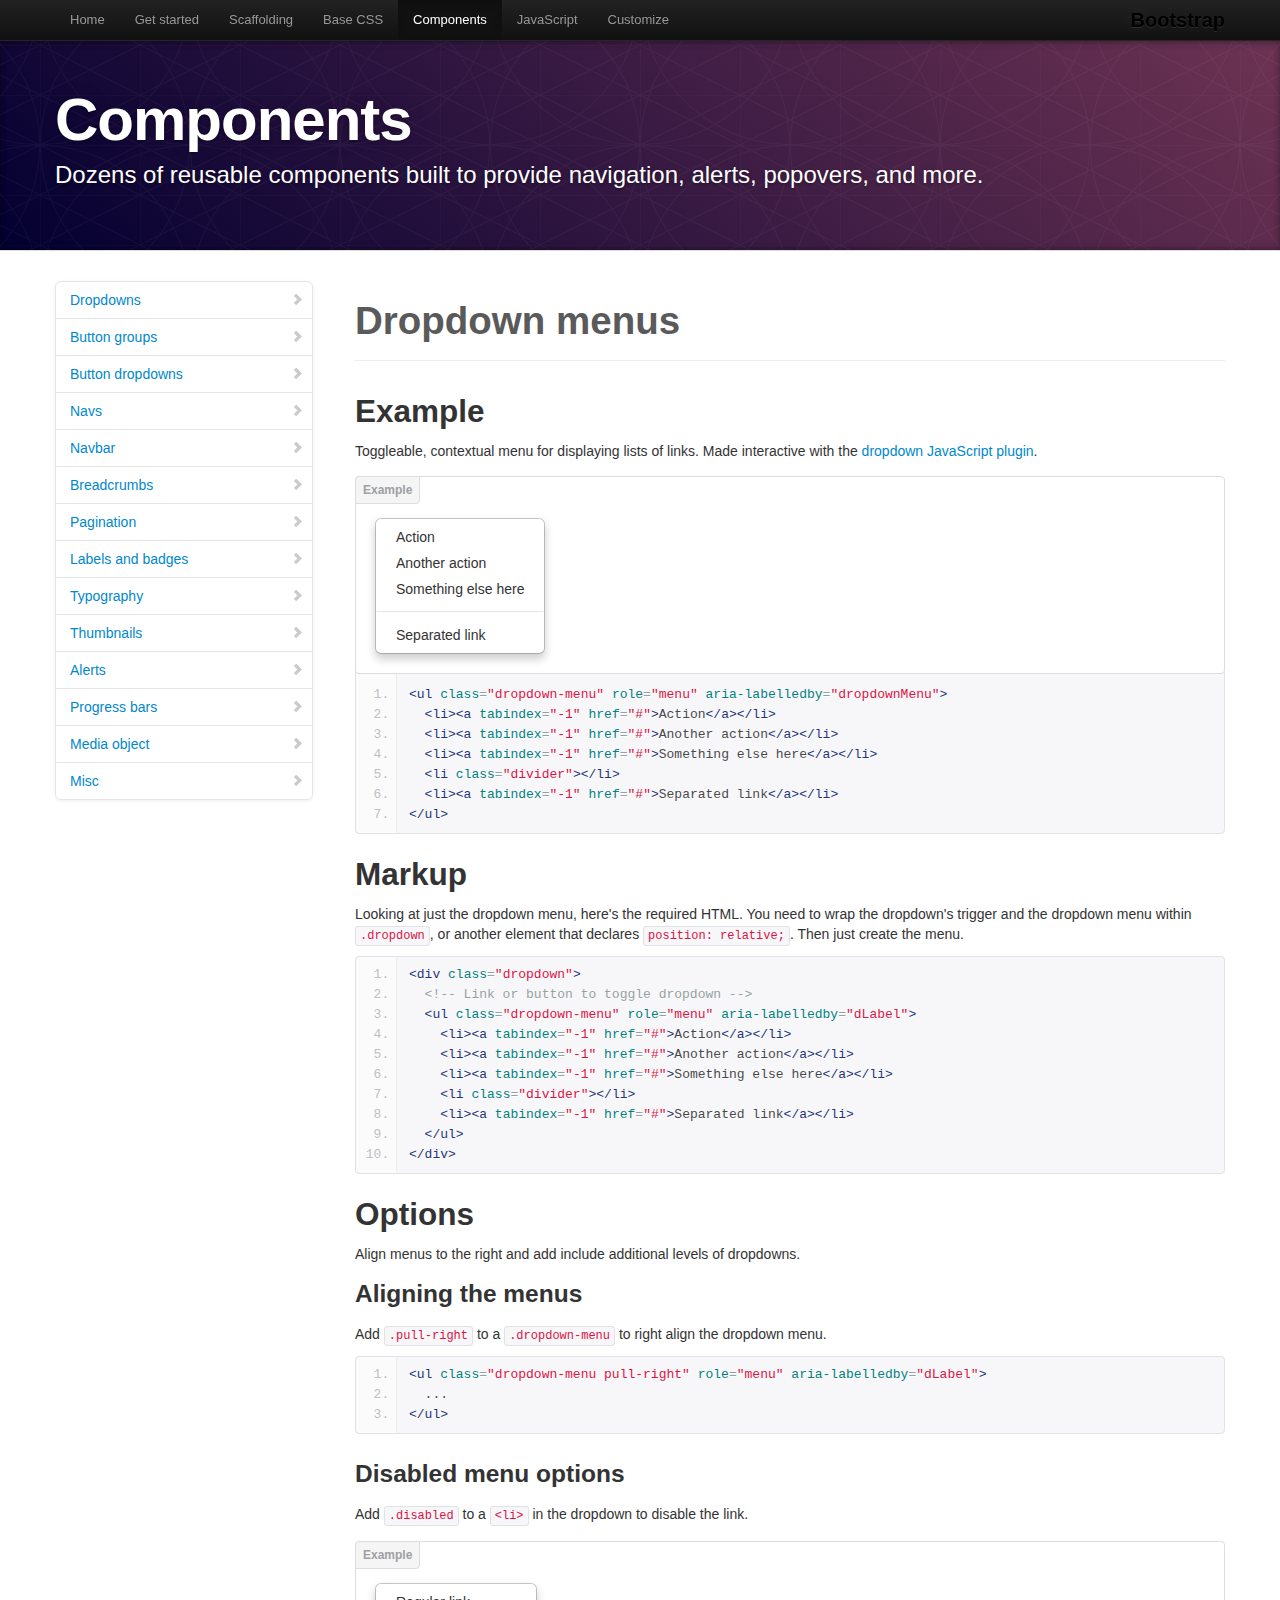
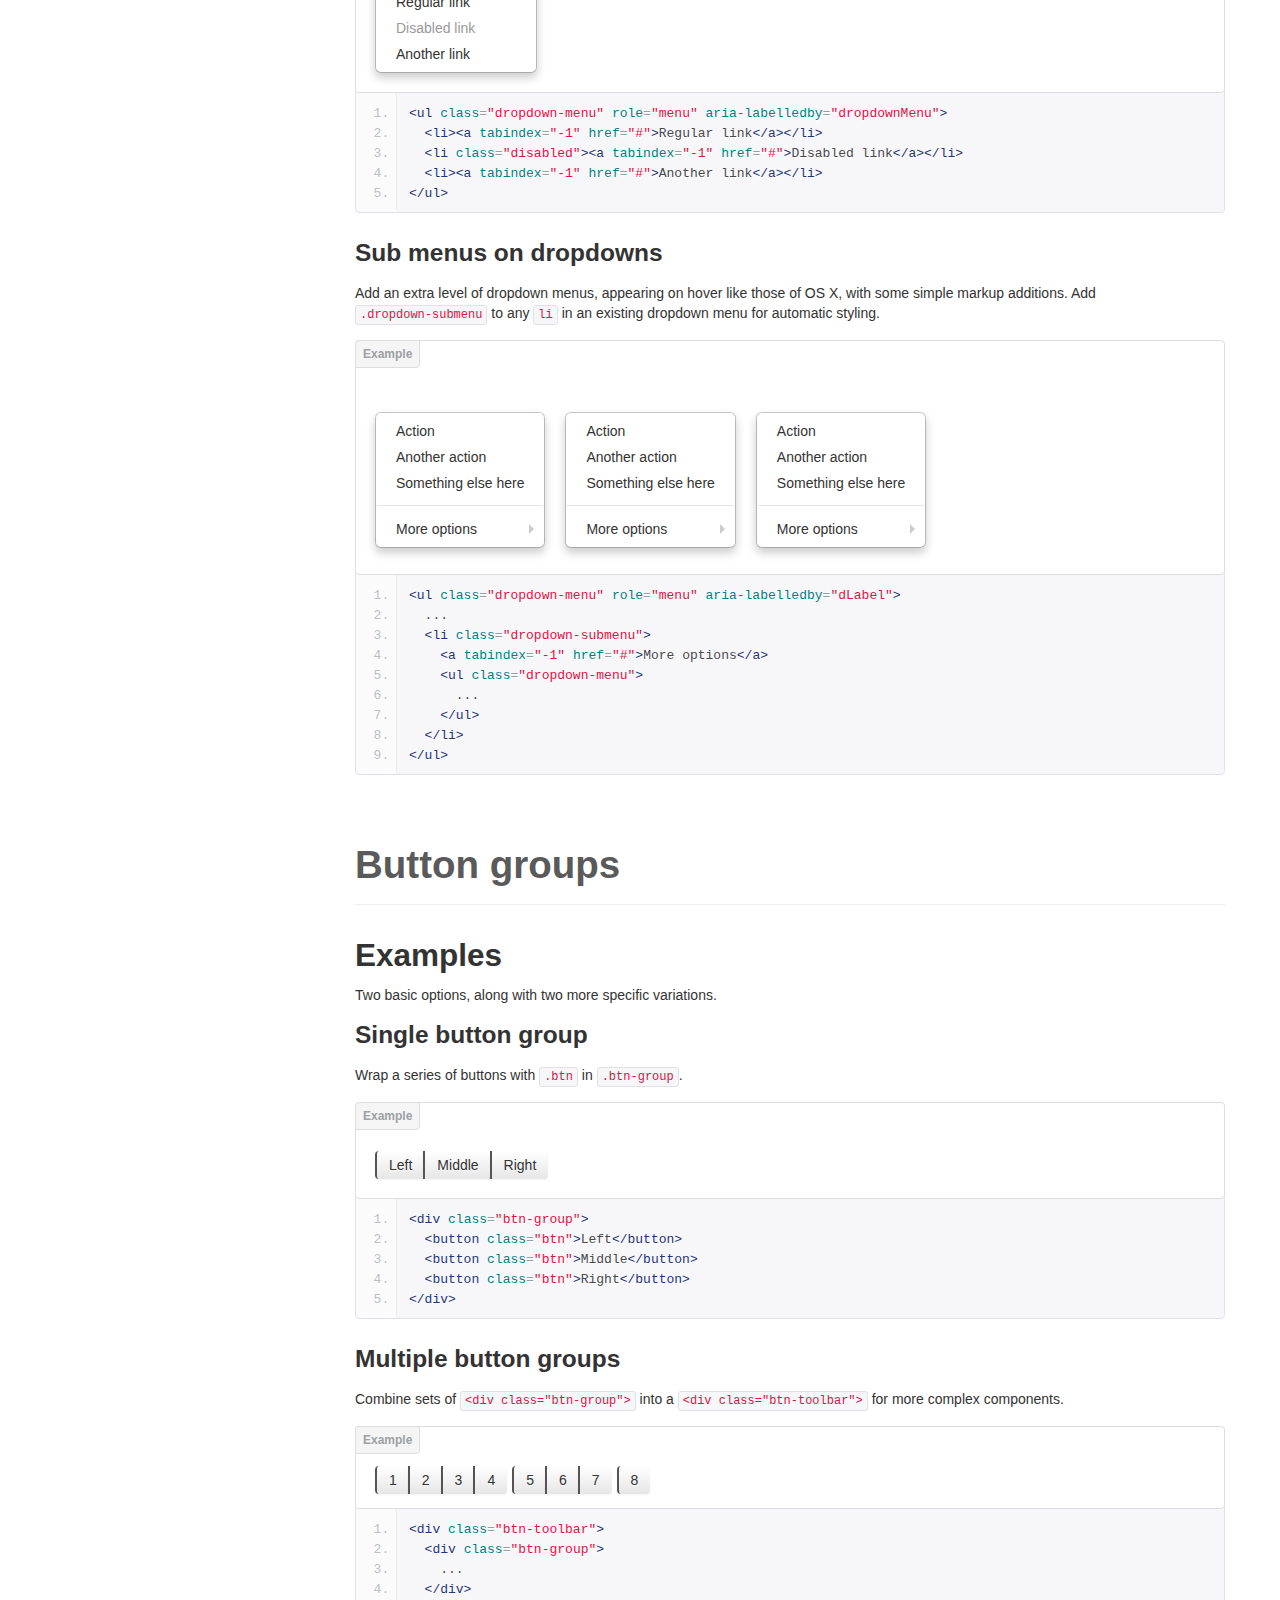
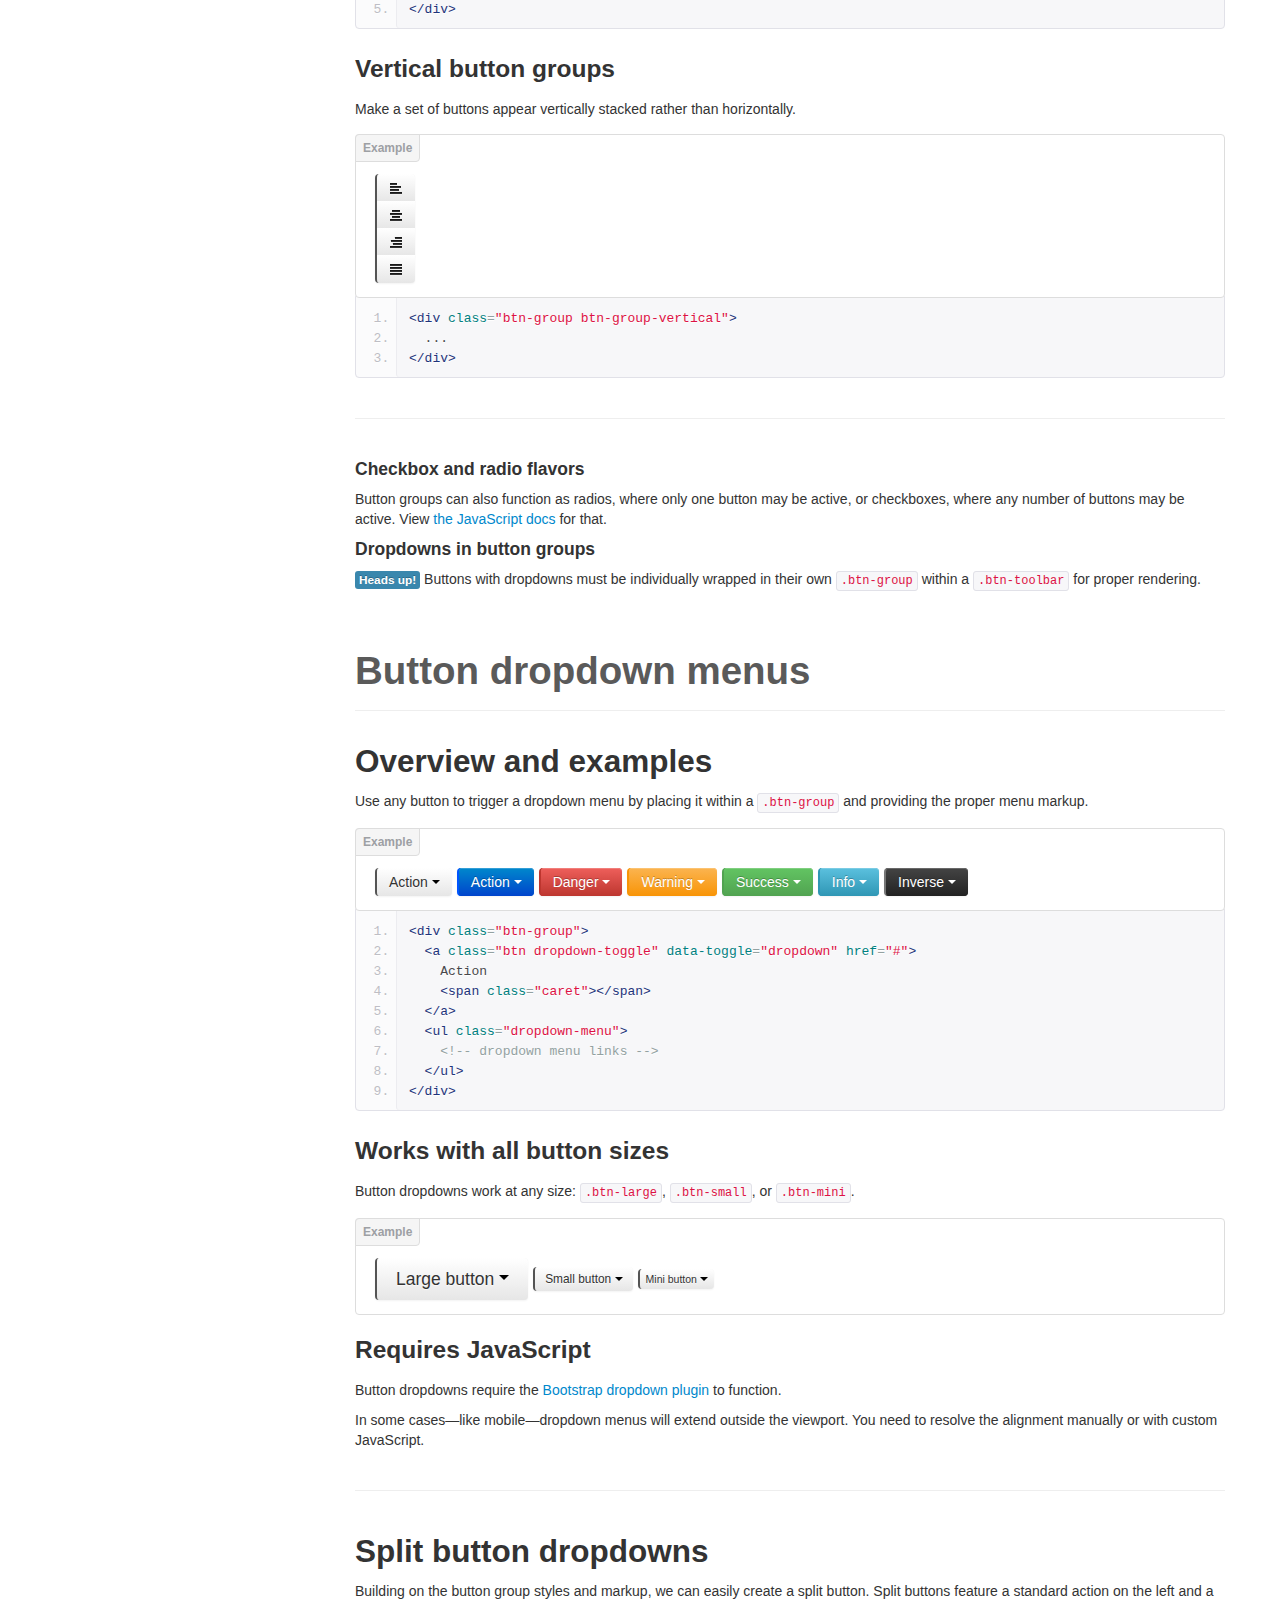
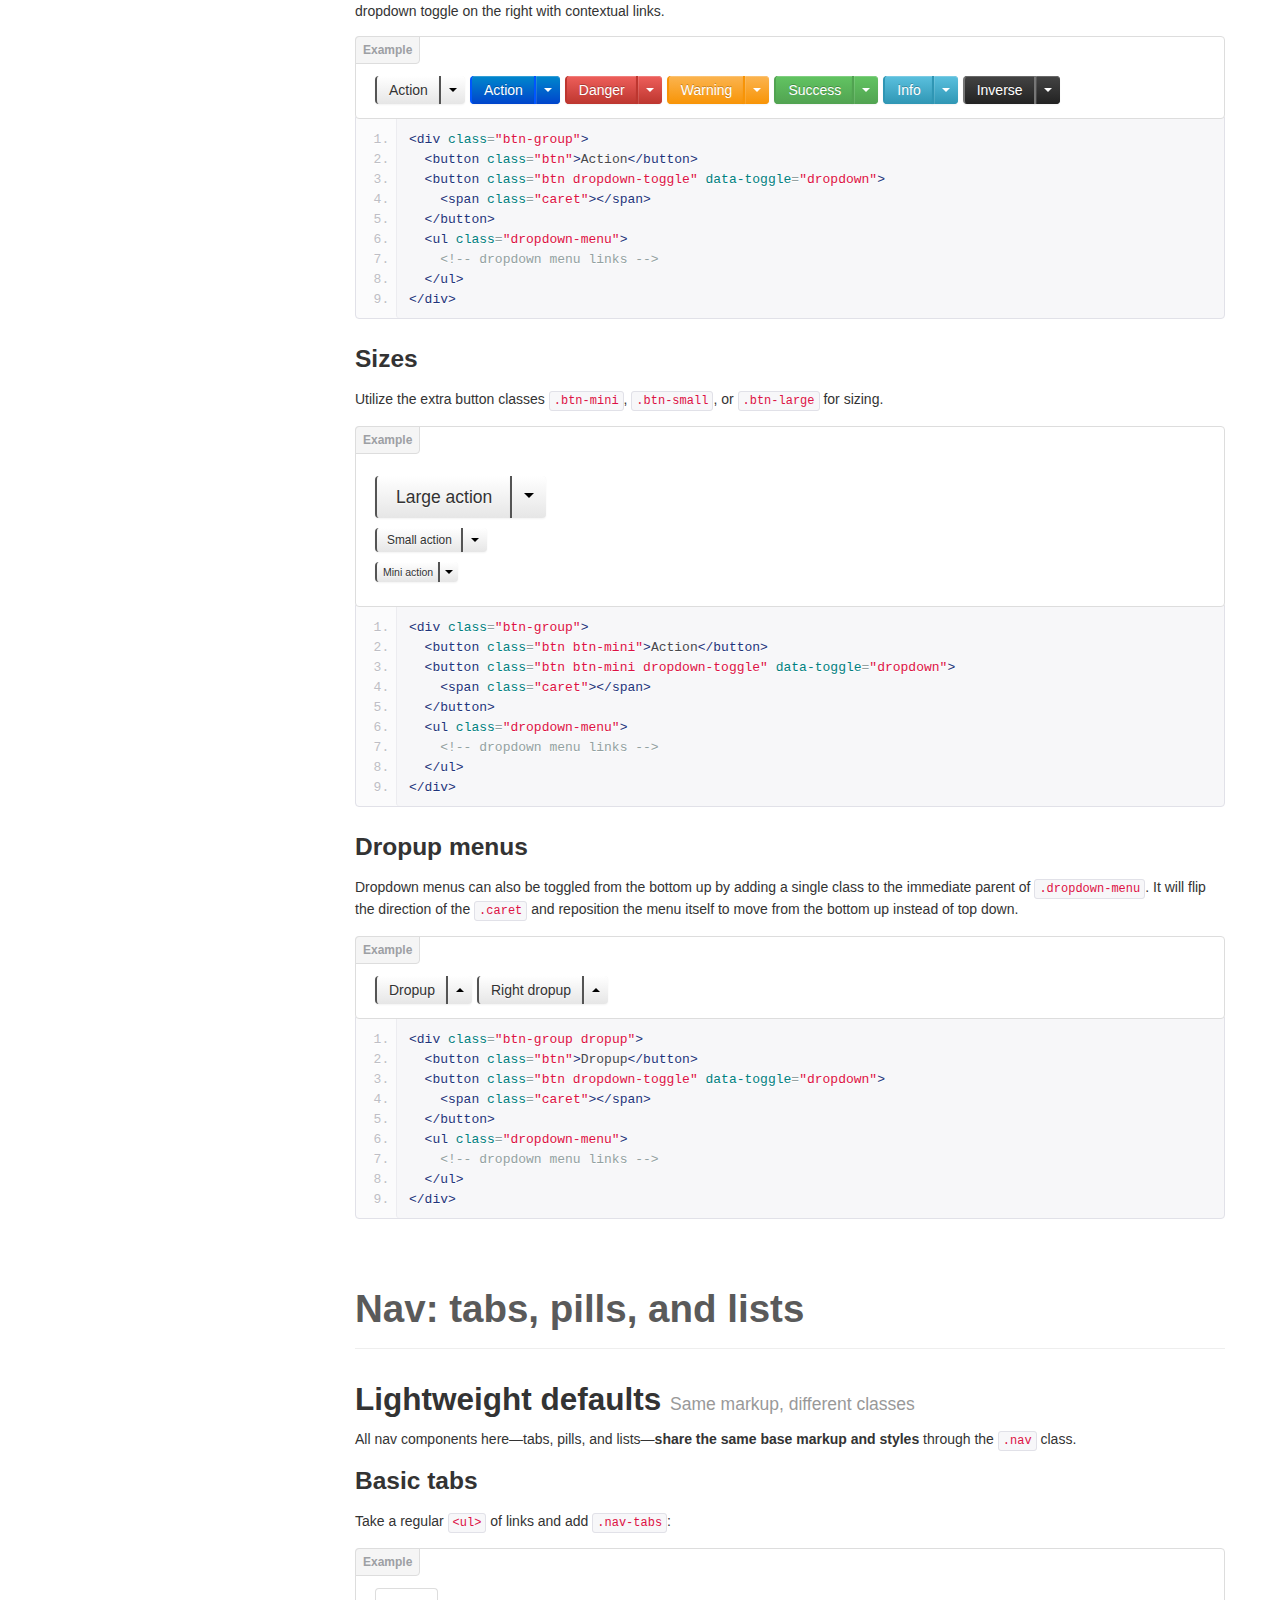
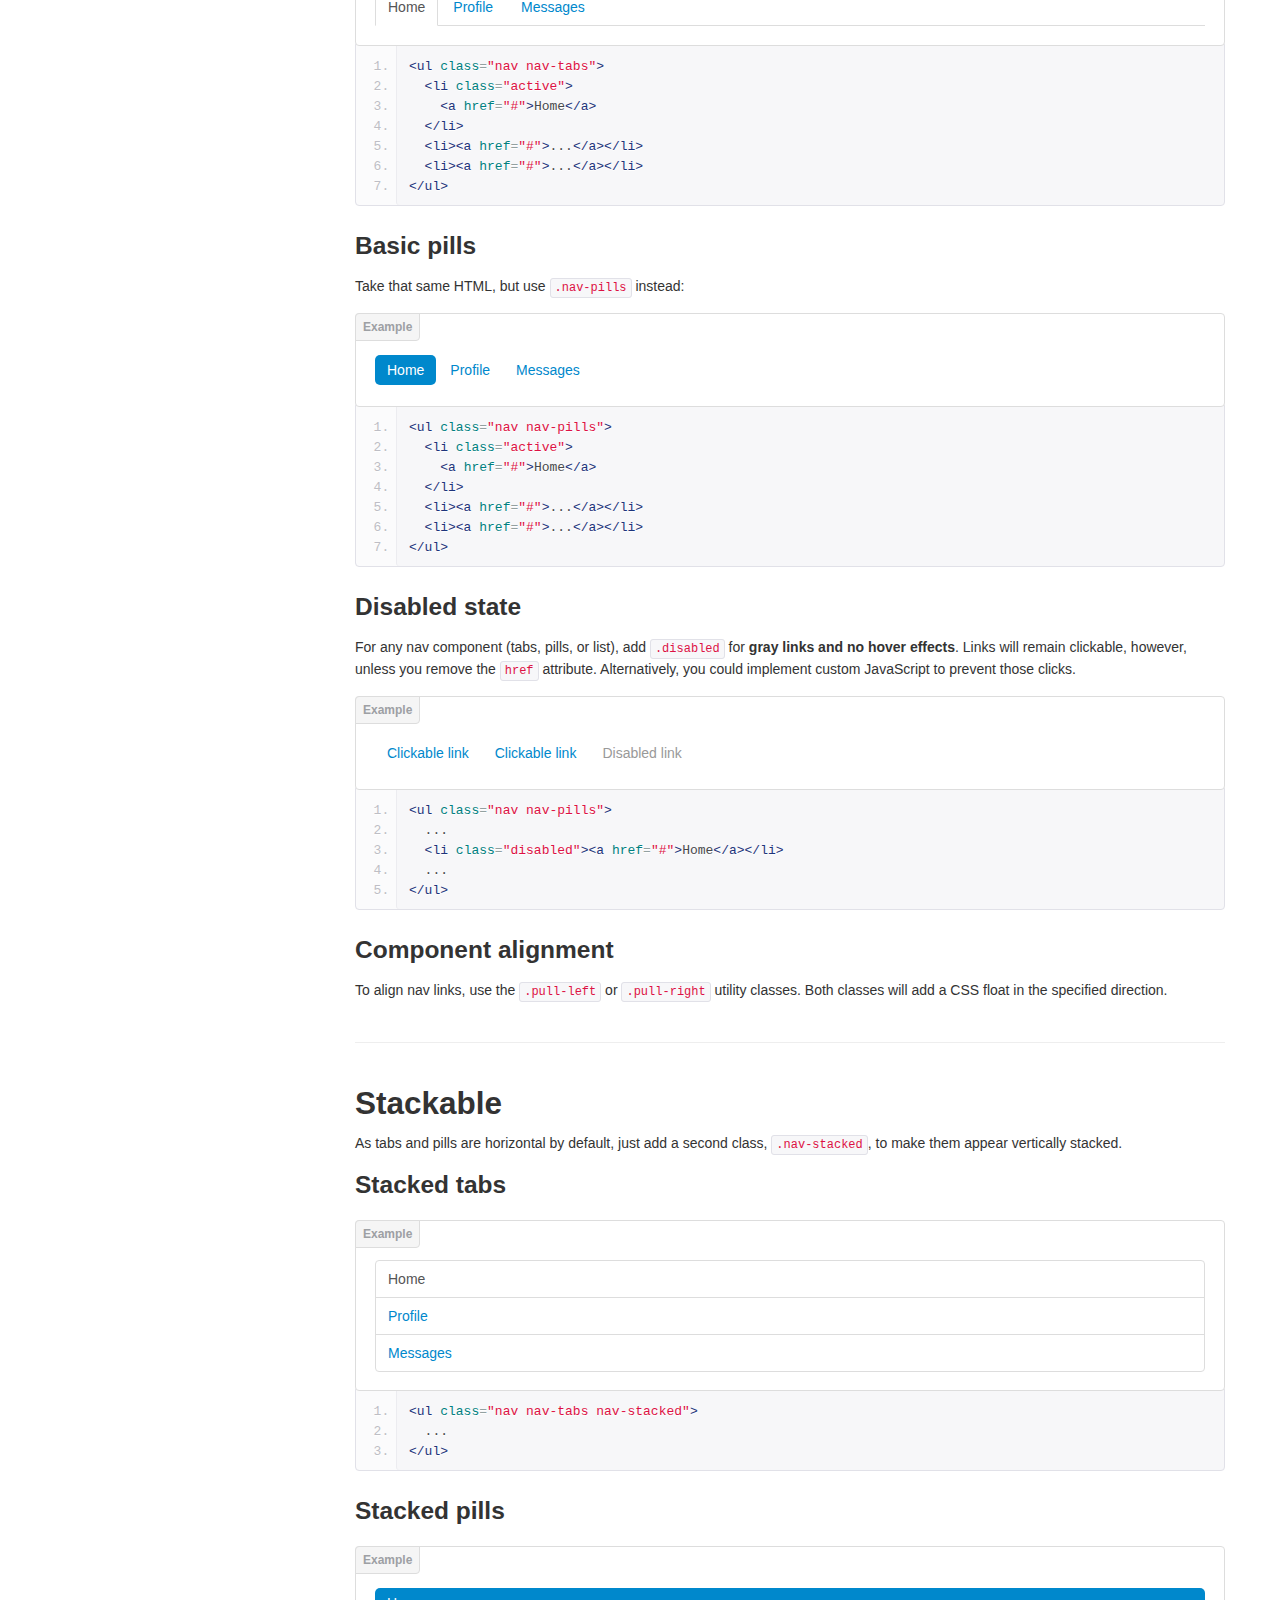
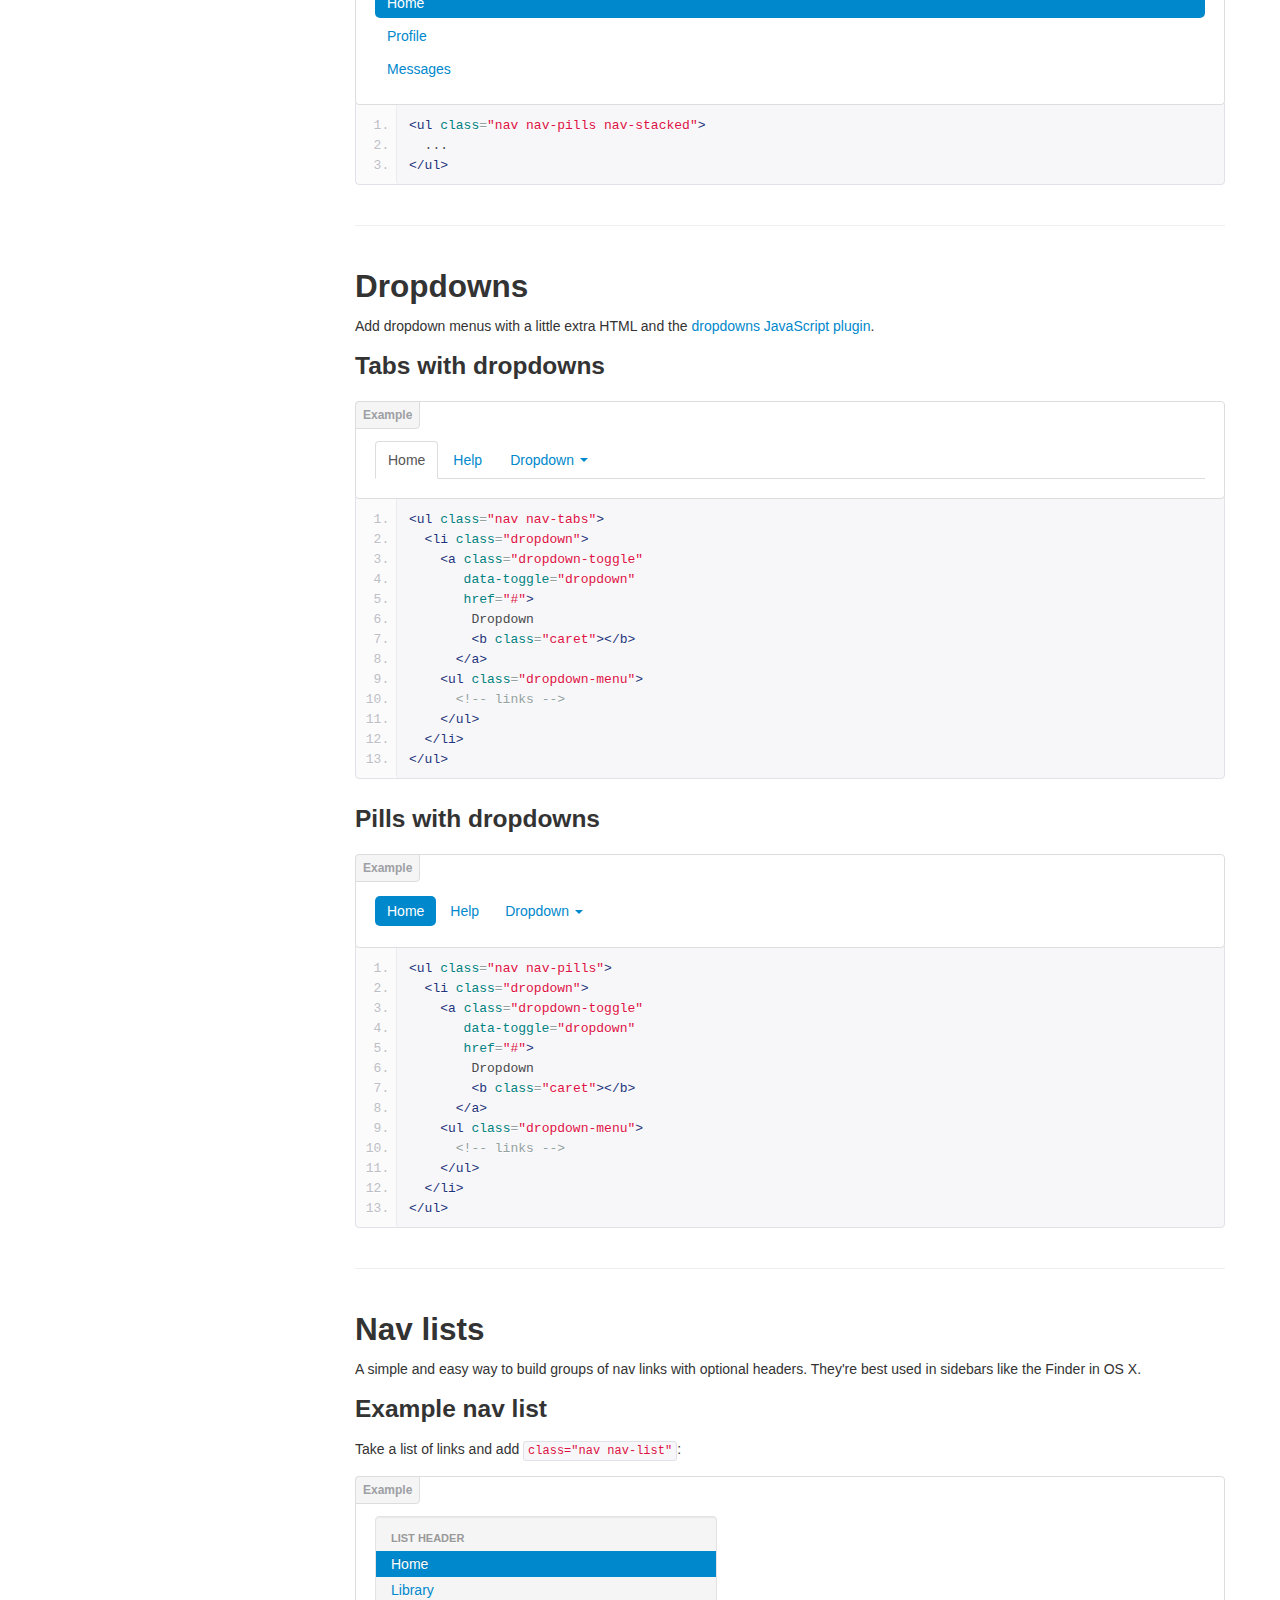
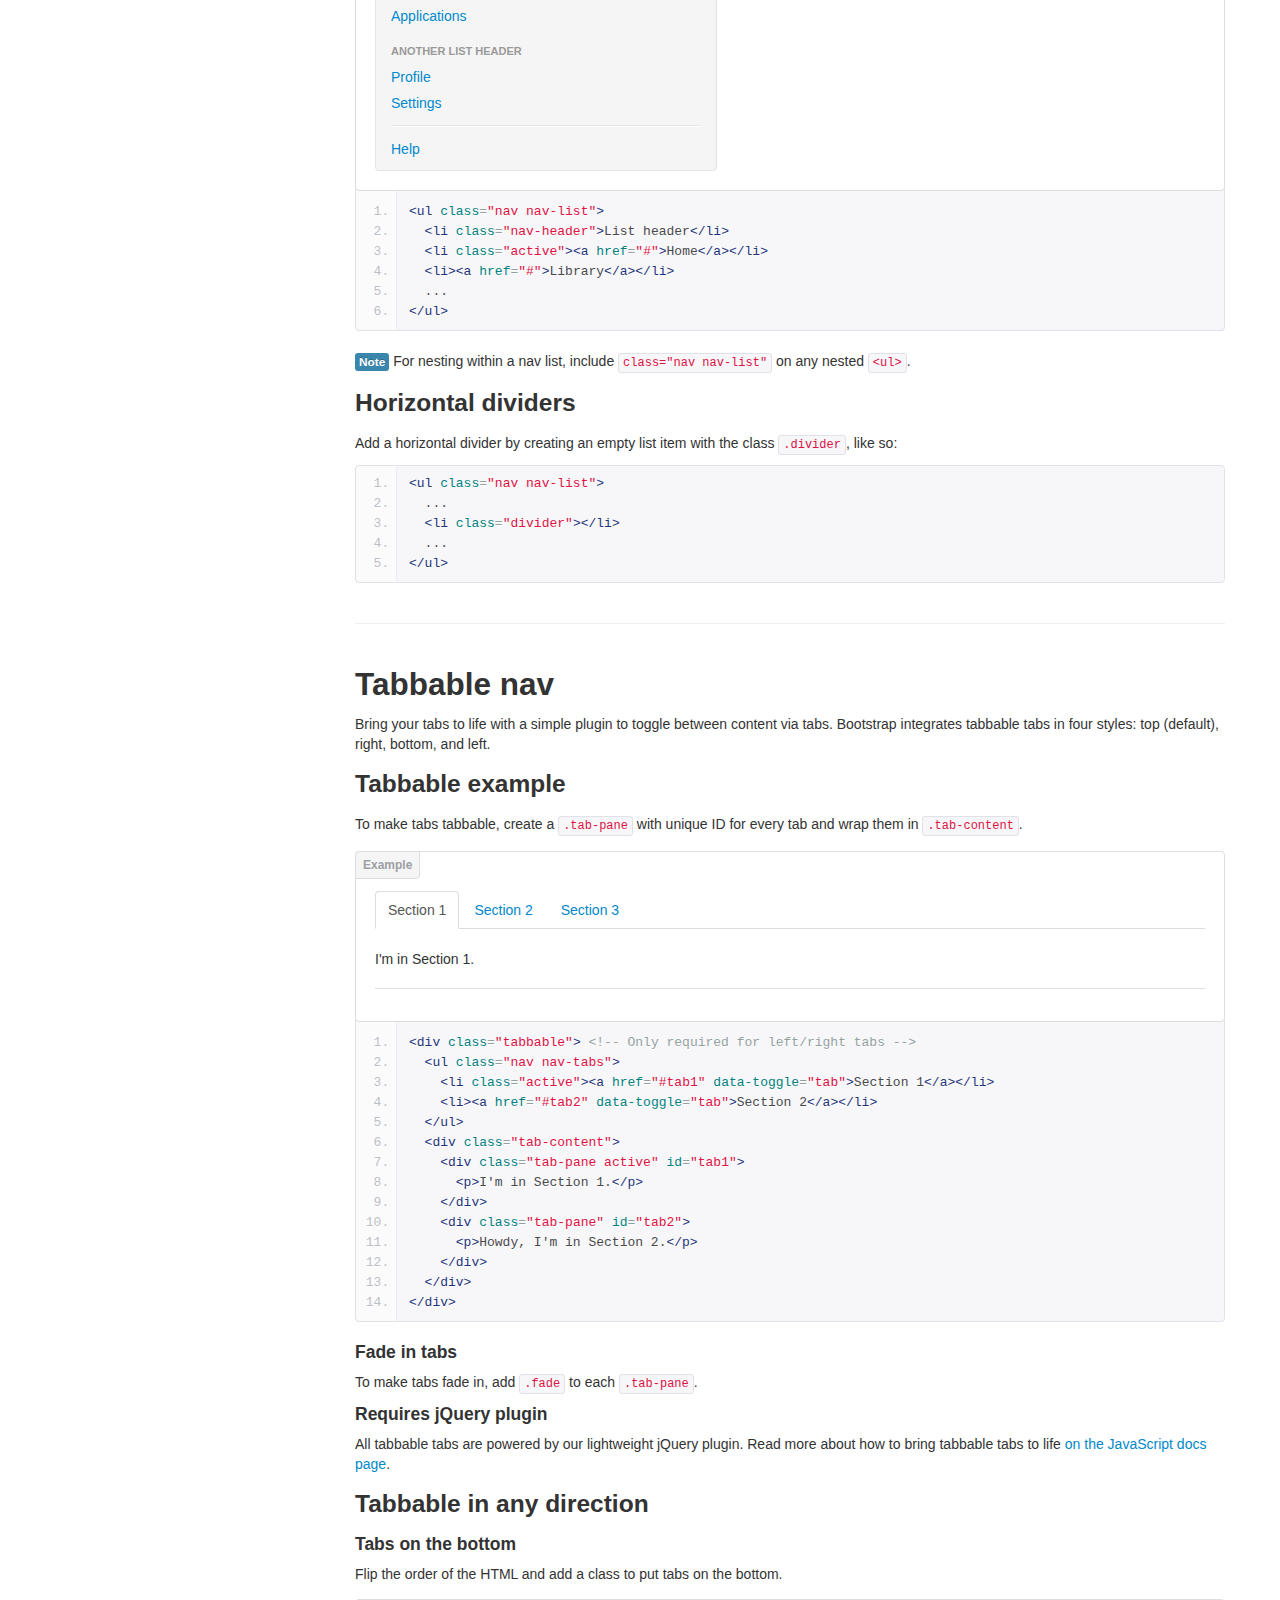
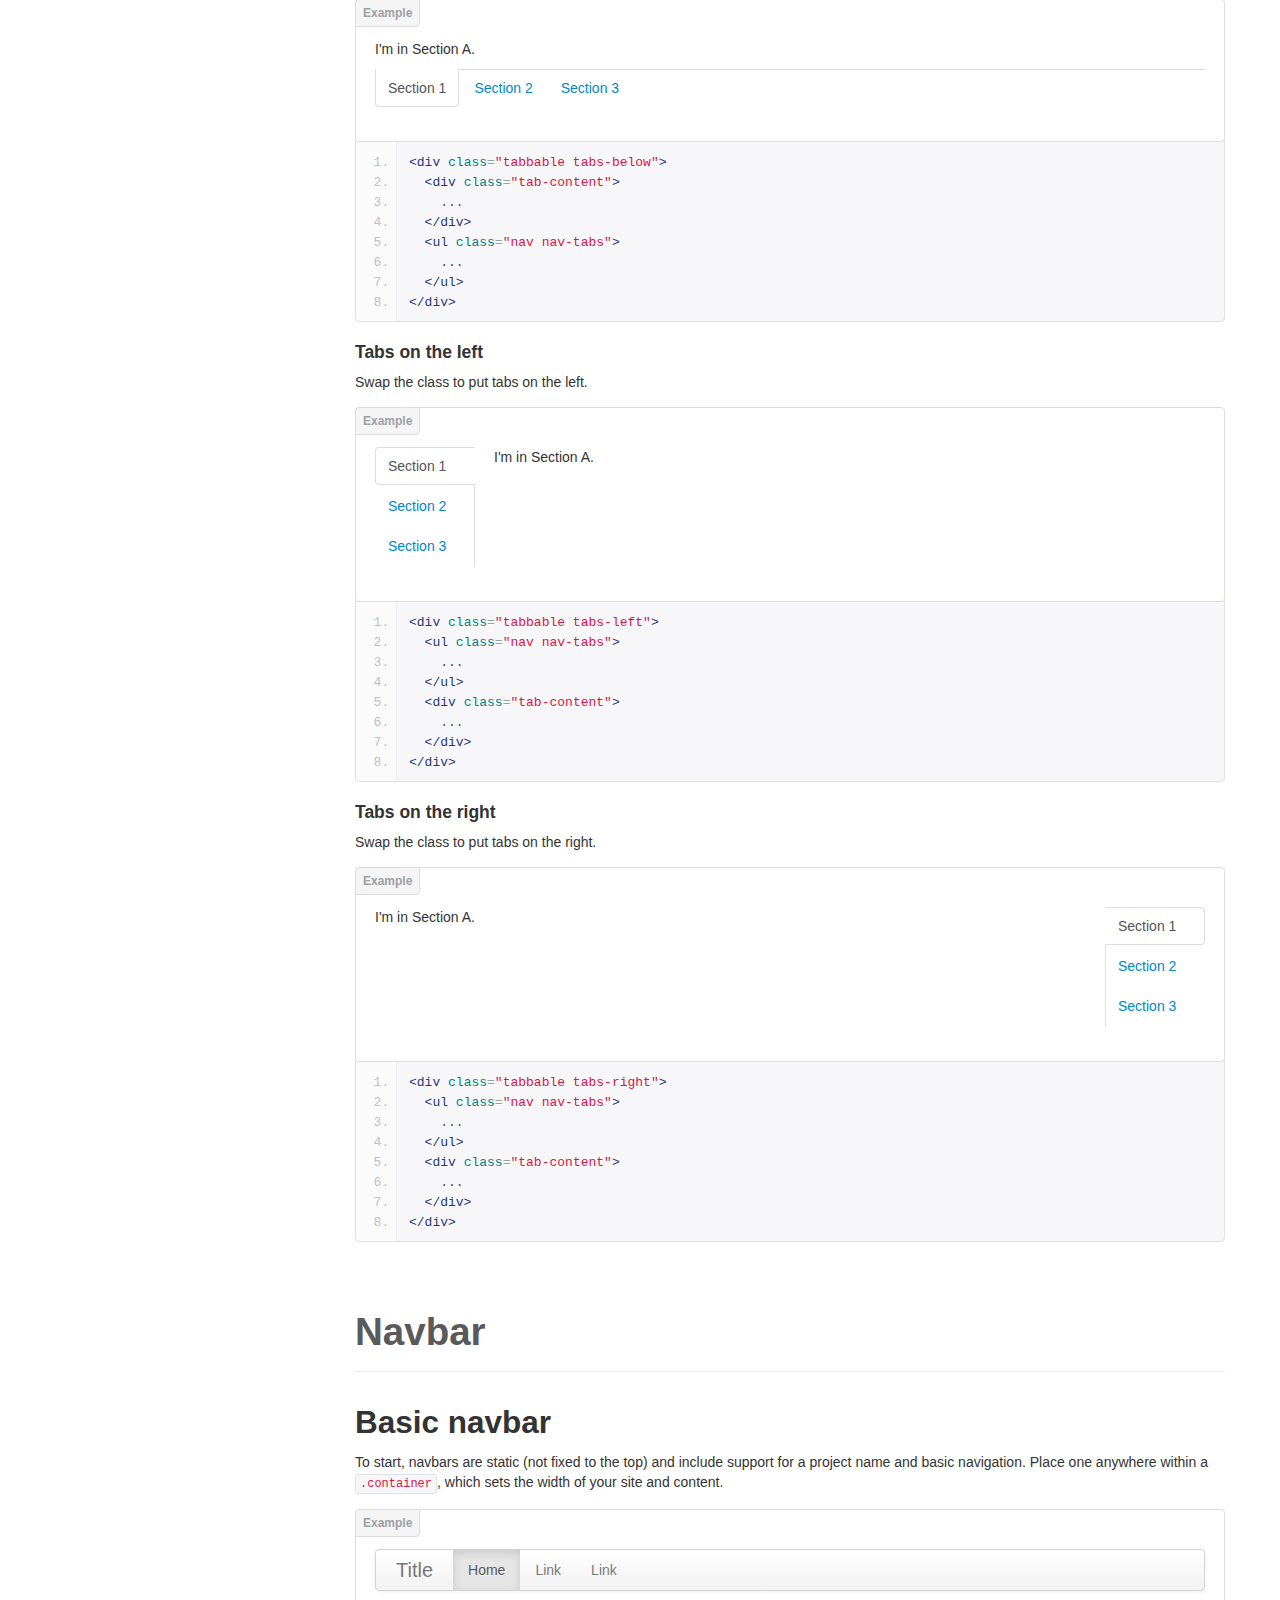
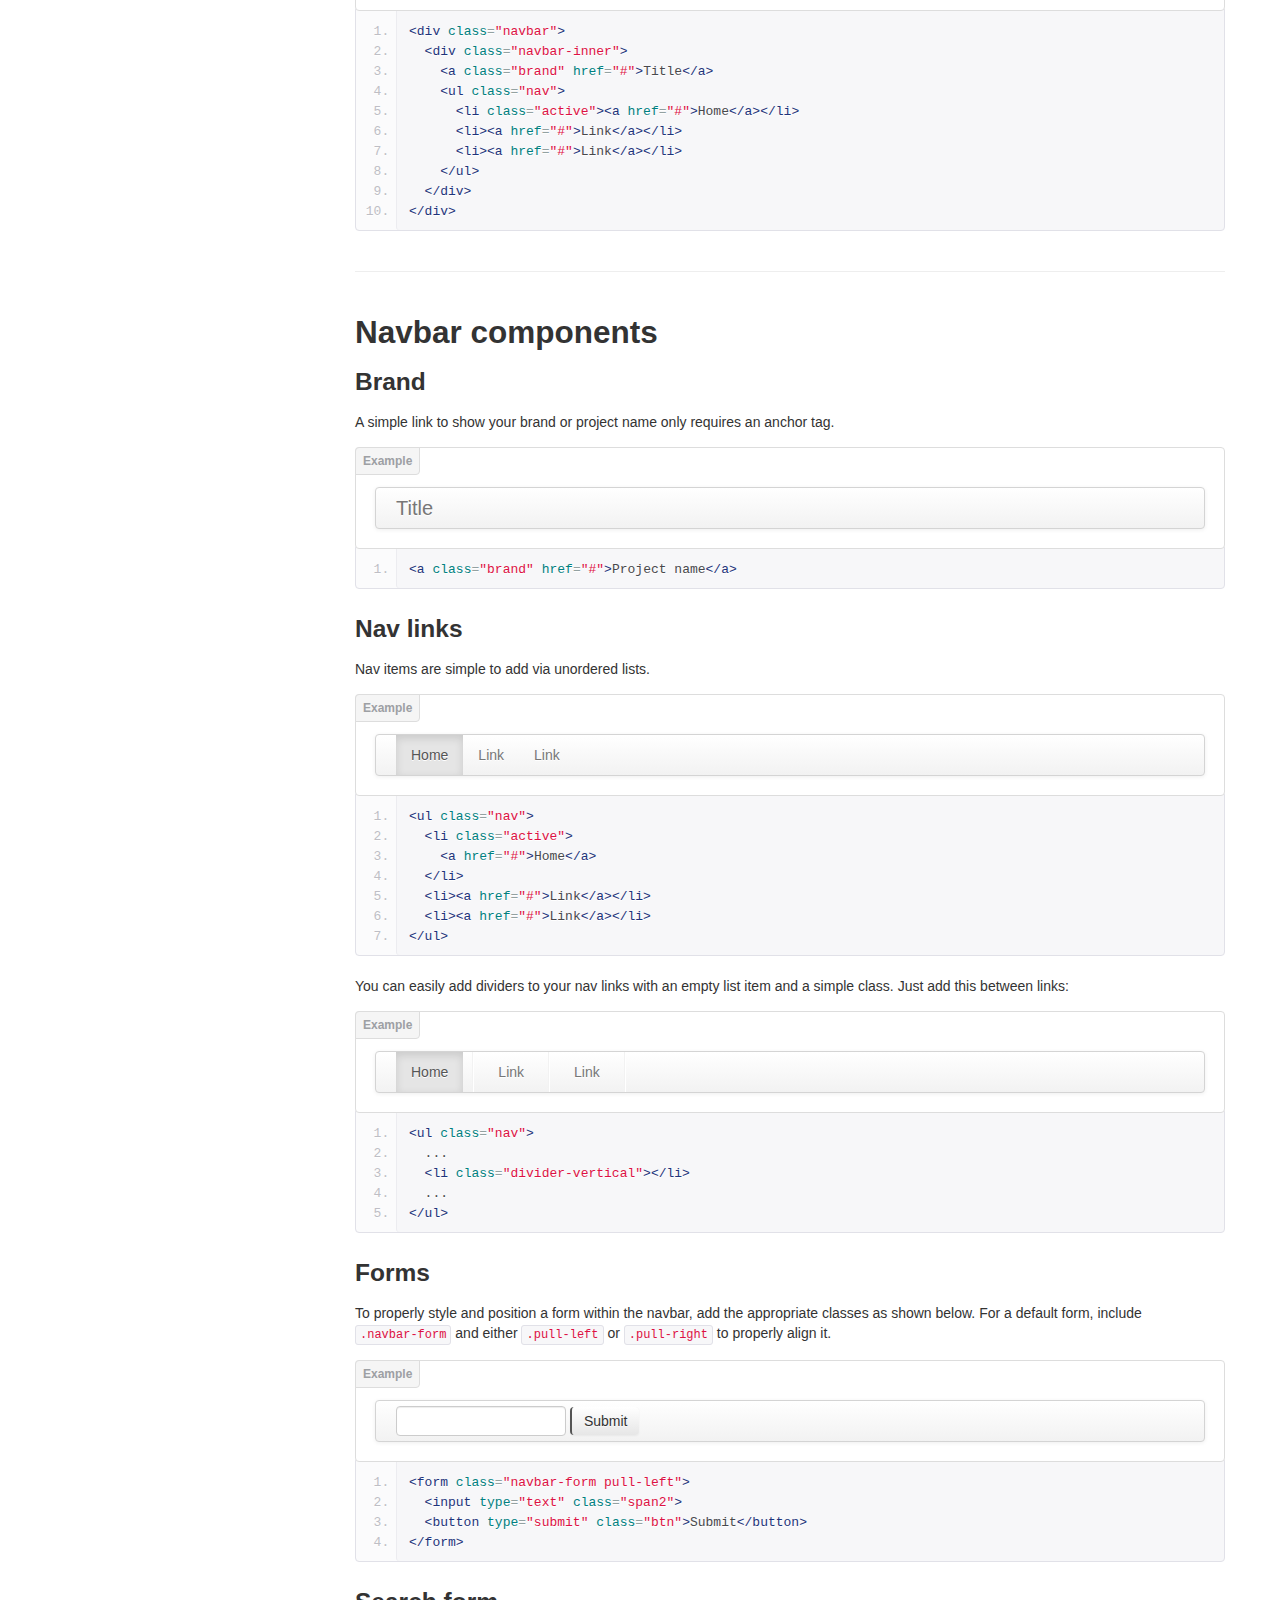
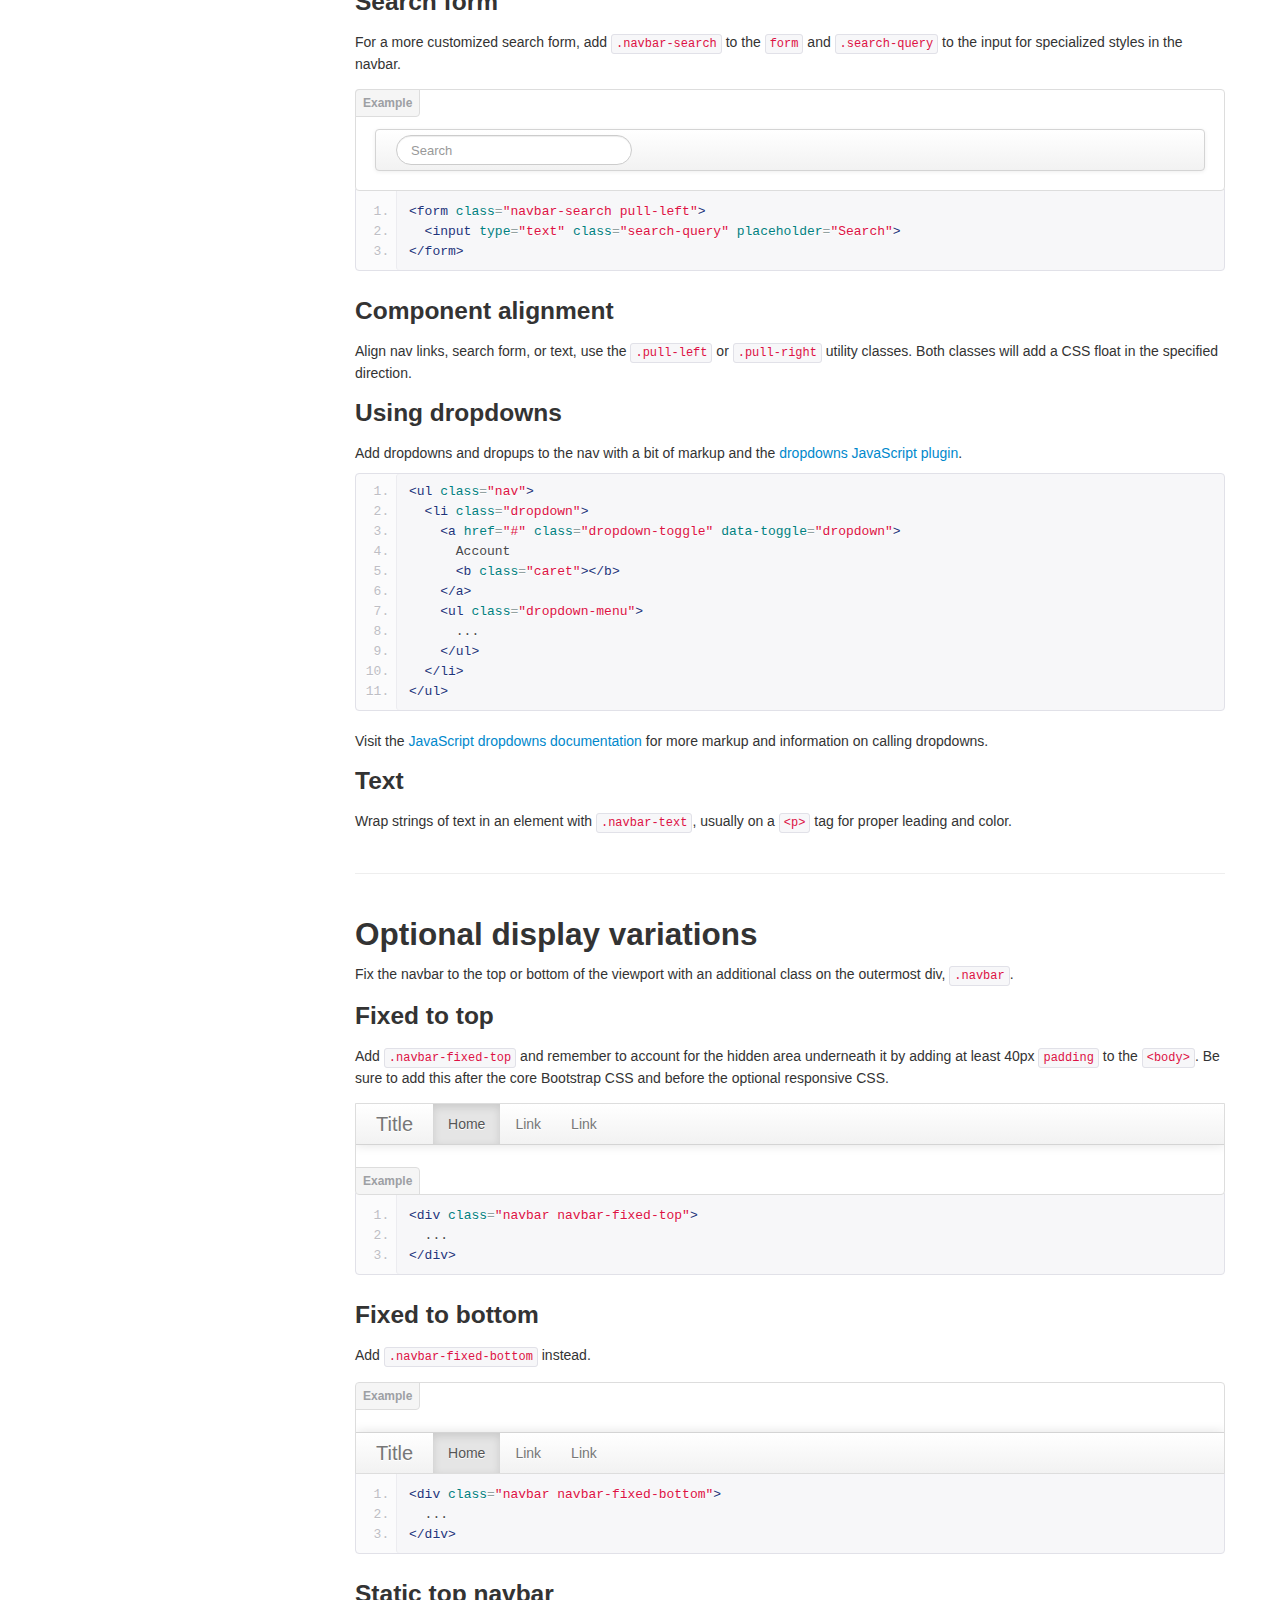
<file: bootstrap-2.3.2/docs/components.html>
<!DOCTYPE html>
<html lang="en">
  <head>
    <meta charset="utf-8">
    <title>Components · Bootstrap</title>
    <meta name="viewport" content="width=device-width, initial-scale=1.0">
    <meta name="description" content="">
    <meta name="author" content="">

    <!-- Le styles -->
    <link href="assets/css/bootstrap.css" rel="stylesheet">
    <link href="assets/css/bootstrap-responsive.css" rel="stylesheet">
    <link href="assets/css/docs.css" rel="stylesheet">
    <link href="assets/js/google-code-prettify/prettify.css" rel="stylesheet">

    <!-- Le HTML5 shim, for IE6-8 support of HTML5 elements -->
    <!--[if lt IE 9]>
      <script src="assets/js/html5shiv.js"></script>
    <![endif]-->

    <!-- Le fav and touch icons -->
    <link rel="apple-touch-icon-precomposed" sizes="144x144" href="assets/ico/apple-touch-icon-144-precomposed.png">
    <link rel="apple-touch-icon-precomposed" sizes="114x114" href="assets/ico/apple-touch-icon-114-precomposed.png">
      <link rel="apple-touch-icon-precomposed" sizes="72x72" href="assets/ico/apple-touch-icon-72-precomposed.png">
                    <link rel="apple-touch-icon-precomposed" href="assets/ico/apple-touch-icon-57-precomposed.png">
                                   <link rel="shortcut icon" href="assets/ico/favicon.png">

    <script type="text/javascript">
      var _gaq = _gaq || [];
      _gaq.push(['_setAccount', 'UA-146052-10']);
      _gaq.push(['_trackPageview']);
      (function() {
        var ga = document.createElement('script'); ga.type = 'text/javascript'; ga.async = true;
        ga.src = ('https:' == document.location.protocol ? 'https://ssl' : 'http://www') + '.google-analytics.com/ga.js';
        var s = document.getElementsByTagName('script')[0]; s.parentNode.insertBefore(ga, s);
      })();
    </script>
  </head>

  <body data-spy="scroll" data-target=".bs-docs-sidebar">

    <!-- Navbar
    ================================================== -->
    <div class="navbar navbar-inverse navbar-fixed-top">
      <div class="navbar-inner">
        <div class="container">
          <button type="button" class="btn btn-navbar" data-toggle="collapse" data-target=".nav-collapse">
            <span class="icon-bar"></span>
            <span class="icon-bar"></span>
            <span class="icon-bar"></span>
          </button>
          <a class="brand" href="./index.html">Bootstrap</a>
          <div class="nav-collapse collapse">
            <ul class="nav">
              <li class="">
                <a href="./index.html">Home</a>
              </li>
              <li class="">
                <a href="./getting-started.html">Get started</a>
              </li>
              <li class="">
                <a href="./scaffolding.html">Scaffolding</a>
              </li>
              <li class="">
                <a href="./base-css.html">Base CSS</a>
              </li>
              <li class="active">
                <a href="./components.html">Components</a>
              </li>
              <li class="">
                <a href="./javascript.html">JavaScript</a>
              </li>
              <li class="">
                <a href="./customize.html">Customize</a>
              </li>
            </ul>
          </div>
        </div>
      </div>
    </div>

<!-- Subhead
================================================== -->
<header class="jumbotron subhead" id="overview">
  <div class="container">
    <h1>Components</h1>
    <p class="lead">Dozens of reusable components built to provide navigation, alerts, popovers, and more.</p>
  </div>
</header>


  <div class="container">

    <!-- Docs nav
    ================================================== -->
    <div class="row">
      <div class="span3 bs-docs-sidebar">
        <ul class="nav nav-list bs-docs-sidenav">
          <li><a href="#dropdowns"><i class="icon-chevron-right"></i> Dropdowns</a></li>
          <li><a href="#buttonGroups"><i class="icon-chevron-right"></i> Button groups</a></li>
          <li><a href="#buttonDropdowns"><i class="icon-chevron-right"></i> Button dropdowns</a></li>
          <li><a href="#navs"><i class="icon-chevron-right"></i> Navs</a></li>
          <li><a href="#navbar"><i class="icon-chevron-right"></i> Navbar</a></li>
          <li><a href="#breadcrumbs"><i class="icon-chevron-right"></i> Breadcrumbs</a></li>
          <li><a href="#pagination"><i class="icon-chevron-right"></i> Pagination</a></li>
          <li><a href="#labels-badges"><i class="icon-chevron-right"></i> Labels and badges</a></li>
          <li><a href="#typography"><i class="icon-chevron-right"></i> Typography</a></li>
          <li><a href="#thumbnails"><i class="icon-chevron-right"></i> Thumbnails</a></li>
          <li><a href="#alerts"><i class="icon-chevron-right"></i> Alerts</a></li>
          <li><a href="#progress"><i class="icon-chevron-right"></i> Progress bars</a></li>
          <li><a href="#media"><i class="icon-chevron-right"></i> Media object</a></li>
          <li><a href="#misc"><i class="icon-chevron-right"></i> Misc</a></li>
        </ul>
      </div>
      <div class="span9">



        <!-- Dropdowns
        ================================================== -->
        <section id="dropdowns">
          <div class="page-header">
            <h1>Dropdown menus</h1>
          </div>

          <h2>Example</h2>
          <p>Toggleable, contextual menu for displaying lists of links. Made interactive with the <a href="./javascript.html#dropdowns">dropdown JavaScript plugin</a>.</p>
          <div class="bs-docs-example">
            <div class="dropdown clearfix">
              <ul class="dropdown-menu" role="menu" aria-labelledby="dropdownMenu" style="display: block; position: static; margin-bottom: 5px; *width: 180px;">
                <li><a tabindex="-1" href="#">Action</a></li>
                <li><a tabindex="-1" href="#">Another action</a></li>
                <li><a tabindex="-1" href="#">Something else here</a></li>
                <li class="divider"></li>
                <li><a tabindex="-1" href="#">Separated link</a></li>
              </ul>
            </div>
          </div>
<pre class="prettyprint linenums">
&lt;ul class="dropdown-menu" role="menu" aria-labelledby="dropdownMenu"&gt;
  &lt;li&gt;&lt;a tabindex="-1" href="#"&gt;Action&lt;/a&gt;&lt;/li&gt;
  &lt;li&gt;&lt;a tabindex="-1" href="#"&gt;Another action&lt;/a&gt;&lt;/li&gt;
  &lt;li&gt;&lt;a tabindex="-1" href="#"&gt;Something else here&lt;/a&gt;&lt;/li&gt;
  &lt;li class="divider"&gt;&lt;/li&gt;
  &lt;li&gt;&lt;a tabindex="-1" href="#"&gt;Separated link&lt;/a&gt;&lt;/li&gt;
&lt;/ul&gt;
</pre>

          <h2>Markup</h2>
          <p>Looking at just the dropdown menu, here's the required HTML. You need to wrap the dropdown's trigger and the dropdown menu within <code>.dropdown</code>, or another element that declares <code>position: relative;</code>. Then just create the menu.</p>

<pre class="prettyprint linenums">
&lt;div class="dropdown"&gt;
  &lt;!-- Link or button to toggle dropdown --&gt;
  &lt;ul class="dropdown-menu" role="menu" aria-labelledby="dLabel"&gt;
    &lt;li&gt;&lt;a tabindex="-1" href="#"&gt;Action&lt;/a&gt;&lt;/li&gt;
    &lt;li&gt;&lt;a tabindex="-1" href="#"&gt;Another action&lt;/a&gt;&lt;/li&gt;
    &lt;li&gt;&lt;a tabindex="-1" href="#"&gt;Something else here&lt;/a&gt;&lt;/li&gt;
    &lt;li class="divider"&gt;&lt;/li&gt;
    &lt;li&gt;&lt;a tabindex="-1" href="#"&gt;Separated link&lt;/a&gt;&lt;/li&gt;
  &lt;/ul&gt;
&lt;/div&gt;
</pre>

          <h2>Options</h2>
          <p>Align menus to the right and add include additional levels of dropdowns.</p>

          <h3>Aligning the menus</h3>
          <p>Add <code>.pull-right</code> to a <code>.dropdown-menu</code> to right align the dropdown menu.</p>
<pre class="prettyprint linenums">
&lt;ul class="dropdown-menu pull-right" role="menu" aria-labelledby="dLabel"&gt;
  ...
&lt;/ul&gt;
</pre>

          <h3>Disabled menu options</h3>
          <p>Add <code>.disabled</code> to a <code>&lt;li&gt;</code> in the dropdown to disable the link.</p>
          <div class="bs-docs-example">
            <div class="dropdown clearfix">
              <ul class="dropdown-menu" role="menu" aria-labelledby="dropdownMenu" style="display: block; position: static; margin-bottom: 5px; *width: 180px;">
                <li><a tabindex="-1" href="#">Regular link</a></li>
                <li class="disabled"><a tabindex="-1" href="#">Disabled link</a></li>
                <li><a tabindex="-1" href="#">Another link</a></li>
              </ul>
            </div>
          </div>
<pre class="prettyprint linenums">
&lt;ul class="dropdown-menu" role="menu" aria-labelledby="dropdownMenu"&gt;
  &lt;li&gt;&lt;a tabindex="-1" href="#"&gt;Regular link&lt;/a&gt;&lt;/li&gt;
  &lt;li class="disabled"&gt;&lt;a tabindex="-1" href="#"&gt;Disabled link&lt;/a&gt;&lt;/li&gt;
  &lt;li&gt;&lt;a tabindex="-1" href="#"&gt;Another link&lt;/a&gt;&lt;/li&gt;
&lt;/ul&gt;
</pre>

          <h3>Sub menus on dropdowns</h3>
          <p>Add an extra level of dropdown menus, appearing on hover like those of OS X, with some simple markup additions. Add <code>.dropdown-submenu</code> to any <code>li</code> in an existing dropdown menu for automatic styling.</p>
          <div class="bs-docs-example bs-docs-example-submenus">

            <div class="pull-left">
              <p class="muted">Default</p>
              <div class="dropdown clearfix">
                <ul class="dropdown-menu" role="menu" aria-labelledby="dropdownMenu">
                  <li><a tabindex="-1" href="#">Action</a></li>
                  <li><a tabindex="-1" href="#">Another action</a></li>
                  <li><a tabindex="-1" href="#">Something else here</a></li>
                  <li class="divider"></li>
                  <li class="dropdown-submenu">
                    <a tabindex="-1" href="#">More options</a>
                    <ul class="dropdown-menu">
                      <li><a tabindex="-1" href="#">Second level link</a></li>
                      <li><a tabindex="-1" href="#">Second level link</a></li>
                      <li><a tabindex="-1" href="#">Second level link</a></li>
                      <li><a tabindex="-1" href="#">Second level link</a></li>
                      <li><a tabindex="-1" href="#">Second level link</a></li>
                    </ul>
                  </li>
                </ul>
              </div>
            </div>

            <div class="pull-left">
              <p class="muted">Dropup</p>
              <div class="dropup">
                <ul class="dropdown-menu" role="menu" aria-labelledby="dropdownMenu">
                  <li><a tabindex="-1" href="#">Action</a></li>
                  <li><a tabindex="-1" href="#">Another action</a></li>
                  <li><a tabindex="-1" href="#">Something else here</a></li>
                  <li class="divider"></li>
                  <li class="dropdown-submenu">
                    <a tabindex="-1" href="#">More options</a>
                    <ul class="dropdown-menu">
                      <li><a tabindex="-1" href="#">Second level link</a></li>
                      <li><a tabindex="-1" href="#">Second level link</a></li>
                      <li><a tabindex="-1" href="#">Second level link</a></li>
                      <li><a tabindex="-1" href="#">Second level link</a></li>
                      <li><a tabindex="-1" href="#">Second level link</a></li>
                    </ul>
                  </li>
                </ul>
              </div>
            </div>

            <div class="pull-left">
              <p class="muted">Left submenu</p>
              <div class="dropdown">
                <ul class="dropdown-menu" role="menu" aria-labelledby="dropdownMenu">
                  <li><a tabindex="-1" href="#">Action</a></li>
                  <li><a tabindex="-1" href="#">Another action</a></li>
                  <li><a tabindex="-1" href="#">Something else here</a></li>
                  <li class="divider"></li>
                  <li class="dropdown-submenu pull-left">
                    <a tabindex="-1" href="#">More options</a>
                    <ul class="dropdown-menu">
                      <li><a tabindex="-1" href="#">Second level link</a></li>
                      <li><a tabindex="-1" href="#">Second level link</a></li>
                      <li><a tabindex="-1" href="#">Second level link</a></li>
                      <li><a tabindex="-1" href="#">Second level link</a></li>
                      <li><a tabindex="-1" href="#">Second level link</a></li>
                    </ul>
                  </li>
                </ul>
              </div>
            </div>

          </div>
<pre class="prettyprint linenums">
&lt;ul class="dropdown-menu" role="menu" aria-labelledby="dLabel"&gt;
  ...
  &lt;li class="dropdown-submenu"&gt;
    &lt;a tabindex="-1" href="#"&gt;More options&lt;/a&gt;
    &lt;ul class="dropdown-menu"&gt;
      ...
    &lt;/ul&gt;
  &lt;/li&gt;
&lt;/ul&gt;
</pre>

        </section>




        <!-- Button Groups
        ================================================== -->
        <section id="buttonGroups">
          <div class="page-header">
            <h1>Button groups</h1>
          </div>

          <h2>Examples</h2>
          <p>Two basic options, along with two more specific variations.</p>

          <h3>Single button group</h3>
          <p>Wrap a series of buttons with <code>.btn</code> in <code>.btn-group</code>.</p>
          <div class="bs-docs-example">
            <div class="btn-group" style="margin: 9px 0 5px;">
              <button class="btn">Left</button>
              <button class="btn">Middle</button>
              <button class="btn">Right</button>
            </div>
          </div>
<pre class="prettyprint linenums">
&lt;div class="btn-group"&gt;
  &lt;button class="btn"&gt;Left&lt;/button&gt;
  &lt;button class="btn"&gt;Middle&lt;/button&gt;
  &lt;button class="btn"&gt;Right&lt;/button&gt;
&lt;/div&gt;
</pre>

          <h3>Multiple button groups</h3>
          <p>Combine sets of <code>&lt;div class="btn-group"&gt;</code> into a <code>&lt;div class="btn-toolbar"&gt;</code> for more complex components.</p>
          <div class="bs-docs-example">
            <div class="btn-toolbar" style="margin: 0;">
              <div class="btn-group">
                <button class="btn">1</button>
                <button class="btn">2</button>
                <button class="btn">3</button>
                <button class="btn">4</button>
              </div>
              <div class="btn-group">
                <button class="btn">5</button>
                <button class="btn">6</button>
                <button class="btn">7</button>
              </div>
              <div class="btn-group">
                <button class="btn">8</button>
              </div>
            </div>
          </div>
<pre class="prettyprint linenums">
&lt;div class="btn-toolbar"&gt;
  &lt;div class="btn-group"&gt;
    ...
  &lt;/div&gt;
&lt;/div&gt;
</pre>

          <h3>Vertical button groups</h3>
          <p>Make a set of buttons appear vertically stacked rather than horizontally.</p>
          <div class="bs-docs-example">
            <div class="btn-group btn-group-vertical">
              <button type="button" class="btn"><i class="icon-align-left"></i></button>
              <button type="button" class="btn"><i class="icon-align-center"></i></button>
              <button type="button" class="btn"><i class="icon-align-right"></i></button>
              <button type="button" class="btn"><i class="icon-align-justify"></i></button>
            </div>
          </div>
<pre class="prettyprint linenums">
&lt;div class="btn-group btn-group-vertical"&gt;
  ...
&lt;/div&gt;
</pre>


          <hr class="bs-docs-separator">


          <h4>Checkbox and radio flavors</h4>
          <p>Button groups can also function as radios, where only one button may be active, or checkboxes, where any number of buttons may be active. View <a href="./javascript.html#buttons">the JavaScript docs</a> for that.</p>

          <h4>Dropdowns in button groups</h4>
          <p><span class="label label-info">Heads up!</span> Buttons with dropdowns must be individually wrapped in their own <code>.btn-group</code> within a <code>.btn-toolbar</code> for proper rendering.</p>
        </section>



        <!-- Split button dropdowns
        ================================================== -->
        <section id="buttonDropdowns">
          <div class="page-header">
            <h1>Button dropdown menus</h1>
          </div>


          <h2>Overview and examples</h2>
          <p>Use any button to trigger a dropdown menu by placing it within a <code>.btn-group</code> and providing the proper menu markup.</p>
          <div class="bs-docs-example">
            <div class="btn-toolbar" style="margin: 0;">
              <div class="btn-group">
                <button class="btn dropdown-toggle" data-toggle="dropdown">Action <span class="caret"></span></button>
                <ul class="dropdown-menu">
                  <li><a href="#">Action</a></li>
                  <li><a href="#">Another action</a></li>
                  <li><a href="#">Something else here</a></li>
                  <li class="divider"></li>
                  <li><a href="#">Separated link</a></li>
                </ul>
              </div><!-- /btn-group -->
              <div class="btn-group">
                <button class="btn btn-primary dropdown-toggle" data-toggle="dropdown">Action <span class="caret"></span></button>
                <ul class="dropdown-menu">
                  <li><a href="#">Action</a></li>
                  <li><a href="#">Another action</a></li>
                  <li><a href="#">Something else here</a></li>
                  <li class="divider"></li>
                  <li><a href="#">Separated link</a></li>
                </ul>
              </div><!-- /btn-group -->
              <div class="btn-group">
                <button class="btn btn-danger dropdown-toggle" data-toggle="dropdown">Danger <span class="caret"></span></button>
                <ul class="dropdown-menu">
                  <li><a href="#">Action</a></li>
                  <li><a href="#">Another action</a></li>
                  <li><a href="#">Something else here</a></li>
                  <li class="divider"></li>
                  <li><a href="#">Separated link</a></li>
                </ul>
              </div><!-- /btn-group -->
              <div class="btn-group">
                <button class="btn btn-warning dropdown-toggle" data-toggle="dropdown">Warning <span class="caret"></span></button>
                <ul class="dropdown-menu">
                  <li><a href="#">Action</a></li>
                  <li><a href="#">Another action</a></li>
                  <li><a href="#">Something else here</a></li>
                  <li class="divider"></li>
                  <li><a href="#">Separated link</a></li>
                </ul>
              </div><!-- /btn-group -->
              <div class="btn-group">
                <button class="btn btn-success dropdown-toggle" data-toggle="dropdown">Success <span class="caret"></span></button>
                <ul class="dropdown-menu">
                  <li><a href="#">Action</a></li>
                  <li><a href="#">Another action</a></li>
                  <li><a href="#">Something else here</a></li>
                  <li class="divider"></li>
                  <li><a href="#">Separated link</a></li>
                </ul>
              </div><!-- /btn-group -->
              <div class="btn-group">
                <button class="btn btn-info dropdown-toggle" data-toggle="dropdown">Info <span class="caret"></span></button>
                <ul class="dropdown-menu">
                  <li><a href="#">Action</a></li>
                  <li><a href="#">Another action</a></li>
                  <li><a href="#">Something else here</a></li>
                  <li class="divider"></li>
                  <li><a href="#">Separated link</a></li>
                </ul>
              </div><!-- /btn-group -->
              <div class="btn-group">
                <button class="btn btn-inverse dropdown-toggle" data-toggle="dropdown">Inverse <span class="caret"></span></button>
                <ul class="dropdown-menu">
                  <li><a href="#">Action</a></li>
                  <li><a href="#">Another action</a></li>
                  <li><a href="#">Something else here</a></li>
                  <li class="divider"></li>
                  <li><a href="#">Separated link</a></li>
                </ul>
              </div><!-- /btn-group -->
            </div><!-- /btn-toolbar -->
          </div>
<pre class="prettyprint linenums">
&lt;div class="btn-group"&gt;
  &lt;a class="btn dropdown-toggle" data-toggle="dropdown" href="#"&gt;
    Action
    &lt;span class="caret"&gt;&lt;/span&gt;
  &lt;/a&gt;
  &lt;ul class="dropdown-menu"&gt;
    &lt;!-- dropdown menu links --&gt;
  &lt;/ul&gt;
&lt;/div&gt;
</pre>

          <h3>Works with all button sizes</h3>
          <p>Button dropdowns work at any size:  <code>.btn-large</code>, <code>.btn-small</code>, or <code>.btn-mini</code>.</p>
          <div class="bs-docs-example">
            <div class="btn-toolbar" style="margin: 0;">
              <div class="btn-group">
                <button class="btn btn-large dropdown-toggle" data-toggle="dropdown">Large button <span class="caret"></span></button>
                <ul class="dropdown-menu">
                  <li><a href="#">Action</a></li>
                  <li><a href="#">Another action</a></li>
                  <li><a href="#">Something else here</a></li>
                  <li class="divider"></li>
                  <li><a href="#">Separated link</a></li>
                </ul>
              </div><!-- /btn-group -->
              <div class="btn-group">
                <button class="btn btn-small dropdown-toggle" data-toggle="dropdown">Small button <span class="caret"></span></button>
                <ul class="dropdown-menu">
                  <li><a href="#">Action</a></li>
                  <li><a href="#">Another action</a></li>
                  <li><a href="#">Something else here</a></li>
                  <li class="divider"></li>
                  <li><a href="#">Separated link</a></li>
                </ul>
              </div><!-- /btn-group -->
              <div class="btn-group">
                <button class="btn btn-mini dropdown-toggle" data-toggle="dropdown">Mini button <span class="caret"></span></button>
                <ul class="dropdown-menu">
                  <li><a href="#">Action</a></li>
                  <li><a href="#">Another action</a></li>
                  <li><a href="#">Something else here</a></li>
                  <li class="divider"></li>
                  <li><a href="#">Separated link</a></li>
                </ul>
              </div><!-- /btn-group -->
            </div><!-- /btn-toolbar -->
          </div>

          <h3>Requires JavaScript</h3>
          <p>Button dropdowns require the <a href="./javascript.html#dropdowns">Bootstrap dropdown plugin</a> to function.</p>
          <p>In some cases&mdash;like mobile&mdash;dropdown menus will extend outside the viewport. You need to resolve the alignment manually or with custom JavaScript.</p>


          <hr class="bs-docs-separator">


          <h2>Split button dropdowns</h2>
          <p>Building on the button group styles and markup, we can easily create a split button. Split buttons feature a standard action on the left and a dropdown toggle on the right with contextual links.</p>
          <div class="bs-docs-example">
            <div class="btn-toolbar" style="margin: 0;">
              <div class="btn-group">
                <button class="btn">Action</button>
                <button class="btn dropdown-toggle" data-toggle="dropdown"><span class="caret"></span></button>
                <ul class="dropdown-menu">
                  <li><a href="#">Action</a></li>
                  <li><a href="#">Another action</a></li>
                  <li><a href="#">Something else here</a></li>
                  <li class="divider"></li>
                  <li><a href="#">Separated link</a></li>
                </ul>
              </div><!-- /btn-group -->
              <div class="btn-group">
                <button class="btn btn-primary">Action</button>
                <button class="btn btn-primary dropdown-toggle" data-toggle="dropdown"><span class="caret"></span></button>
                <ul class="dropdown-menu">
                  <li><a href="#">Action</a></li>
                  <li><a href="#">Another action</a></li>
                  <li><a href="#">Something else here</a></li>
                  <li class="divider"></li>
                  <li><a href="#">Separated link</a></li>
                </ul>
              </div><!-- /btn-group -->
              <div class="btn-group">
                <button class="btn btn-danger">Danger</button>
                <button class="btn btn-danger dropdown-toggle" data-toggle="dropdown"><span class="caret"></span></button>
                <ul class="dropdown-menu">
                  <li><a href="#">Action</a></li>
                  <li><a href="#">Another action</a></li>
                  <li><a href="#">Something else here</a></li>
                  <li class="divider"></li>
                  <li><a href="#">Separated link</a></li>
                </ul>
              </div><!-- /btn-group -->
              <div class="btn-group">
                <button class="btn btn-warning">Warning</button>
                <button class="btn btn-warning dropdown-toggle" data-toggle="dropdown"><span class="caret"></span></button>
                <ul class="dropdown-menu">
                  <li><a href="#">Action</a></li>
                  <li><a href="#">Another action</a></li>
                  <li><a href="#">Something else here</a></li>
                  <li class="divider"></li>
                  <li><a href="#">Separated link</a></li>
                </ul>
              </div><!-- /btn-group -->
              <div class="btn-group">
                <button class="btn btn-success">Success</button>
                <button class="btn btn-success dropdown-toggle" data-toggle="dropdown"><span class="caret"></span></button>
                <ul class="dropdown-menu">
                  <li><a href="#">Action</a></li>
                  <li><a href="#">Another action</a></li>
                  <li><a href="#">Something else here</a></li>
                  <li class="divider"></li>
                  <li><a href="#">Separated link</a></li>
                </ul>
              </div><!-- /btn-group -->
              <div class="btn-group">
                <button class="btn btn-info">Info</button>
                <button class="btn btn-info dropdown-toggle" data-toggle="dropdown"><span class="caret"></span></button>
                <ul class="dropdown-menu">
                  <li><a href="#">Action</a></li>
                  <li><a href="#">Another action</a></li>
                  <li><a href="#">Something else here</a></li>
                  <li class="divider"></li>
                  <li><a href="#">Separated link</a></li>
                </ul>
              </div><!-- /btn-group -->
              <div class="btn-group">
                <button class="btn btn-inverse">Inverse</button>
                <button class="btn btn-inverse dropdown-toggle" data-toggle="dropdown"><span class="caret"></span></button>
                <ul class="dropdown-menu">
                  <li><a href="#">Action</a></li>
                  <li><a href="#">Another action</a></li>
                  <li><a href="#">Something else here</a></li>
                  <li class="divider"></li>
                  <li><a href="#">Separated link</a></li>
                </ul>
              </div><!-- /btn-group -->
            </div><!-- /btn-toolbar -->
          </div>
<pre class="prettyprint linenums">
&lt;div class="btn-group"&gt;
  &lt;button class="btn"&gt;Action&lt;/button&gt;
  &lt;button class="btn dropdown-toggle" data-toggle="dropdown"&gt;
    &lt;span class="caret"&gt;&lt;/span&gt;
  &lt;/button&gt;
  &lt;ul class="dropdown-menu"&gt;
    &lt;!-- dropdown menu links --&gt;
  &lt;/ul&gt;
&lt;/div&gt;
</pre>

          <h3>Sizes</h3>
          <p>Utilize the extra button classes <code>.btn-mini</code>, <code>.btn-small</code>, or <code>.btn-large</code> for sizing.</p>
          <div class="bs-docs-example">
            <div class="btn-toolbar">
              <div class="btn-group">
                <button class="btn btn-large">Large action</button>
                <button class="btn btn-large dropdown-toggle" data-toggle="dropdown"><span class="caret"></span></button>
                <ul class="dropdown-menu">
                  <li><a href="#">Action</a></li>
                  <li><a href="#">Another action</a></li>
                  <li><a href="#">Something else here</a></li>
                  <li class="divider"></li>
                  <li><a href="#">Separated link</a></li>
                </ul>
              </div><!-- /btn-group -->
            </div><!-- /btn-toolbar -->
            <div class="btn-toolbar">
              <div class="btn-group">
                <button class="btn btn-small">Small action</button>
                <button class="btn btn-small dropdown-toggle" data-toggle="dropdown"><span class="caret"></span></button>
                <ul class="dropdown-menu">
                  <li><a href="#">Action</a></li>
                  <li><a href="#">Another action</a></li>
                  <li><a href="#">Something else here</a></li>
                  <li class="divider"></li>
                  <li><a href="#">Separated link</a></li>
                </ul>
              </div><!-- /btn-group -->
            </div><!-- /btn-toolbar -->
            <div class="btn-toolbar">
              <div class="btn-group">
                <button class="btn btn-mini">Mini action</button>
                <button class="btn btn-mini dropdown-toggle" data-toggle="dropdown"><span class="caret"></span></button>
                <ul class="dropdown-menu">
                  <li><a href="#">Action</a></li>
                  <li><a href="#">Another action</a></li>
                  <li><a href="#">Something else here</a></li>
                  <li class="divider"></li>
                  <li><a href="#">Separated link</a></li>
                </ul>
              </div><!-- /btn-group -->
            </div><!-- /btn-toolbar -->
          </div>
<pre class="prettyprint linenums">
&lt;div class="btn-group"&gt;
  &lt;button class="btn btn-mini"&gt;Action&lt;/button&gt;
  &lt;button class="btn btn-mini dropdown-toggle" data-toggle="dropdown"&gt;
    &lt;span class="caret"&gt;&lt;/span&gt;
  &lt;/button&gt;
  &lt;ul class="dropdown-menu"&gt;
    &lt;!-- dropdown menu links --&gt;
  &lt;/ul&gt;
&lt;/div&gt;
</pre>

          <h3>Dropup menus</h3>
          <p>Dropdown menus can also be toggled from the bottom up by adding a single class to the immediate parent of <code>.dropdown-menu</code>. It will flip the direction of the <code>.caret</code> and reposition the menu itself to move from the bottom up instead of top down.</p>
          <div class="bs-docs-example">
            <div class="btn-toolbar" style="margin: 0;">
              <div class="btn-group dropup">
                <button class="btn">Dropup</button>
                <button class="btn dropdown-toggle" data-toggle="dropdown"><span class="caret"></span></button>
                <ul class="dropdown-menu">
                  <li><a href="#">Action</a></li>
                  <li><a href="#">Another action</a></li>
                  <li><a href="#">Something else here</a></li>
                  <li class="divider"></li>
                  <li><a href="#">Separated link</a></li>
                </ul>
              </div><!-- /btn-group -->
              <div class="btn-group dropup">
                <button class="btn primary">Right dropup</button>
                <button class="btn primary dropdown-toggle" data-toggle="dropdown"><span class="caret"></span></button>
                <ul class="dropdown-menu pull-right">
                  <li><a href="#">Action</a></li>
                  <li><a href="#">Another action</a></li>
                  <li><a href="#">Something else here</a></li>
                  <li class="divider"></li>
                  <li><a href="#">Separated link</a></li>
                </ul>
              </div><!-- /btn-group -->
            </div>
          </div>
<pre class="prettyprint linenums">
&lt;div class="btn-group dropup"&gt;
  &lt;button class="btn"&gt;Dropup&lt;/button&gt;
  &lt;button class="btn dropdown-toggle" data-toggle="dropdown"&gt;
    &lt;span class="caret"&gt;&lt;/span&gt;
  &lt;/button&gt;
  &lt;ul class="dropdown-menu"&gt;
    &lt;!-- dropdown menu links --&gt;
  &lt;/ul&gt;
&lt;/div&gt;
</pre>

        </section>



        <!-- Nav, Tabs, & Pills
        ================================================== -->
        <section id="navs">
          <div class="page-header">
            <h1>Nav: tabs, pills, and lists</small></h1>
          </div>

          <h2>Lightweight defaults <small>Same markup, different classes</small></h2>
          <p>All nav components here&mdash;tabs, pills, and lists&mdash;<strong>share the same base markup and styles</strong> through the <code>.nav</code> class.</p>

          <h3>Basic tabs</h3>
          <p>Take a regular <code>&lt;ul&gt;</code> of links and add <code>.nav-tabs</code>:</p>
          <div class="bs-docs-example">
            <ul class="nav nav-tabs">
              <li class="active"><a href="#">Home</a></li>
              <li><a href="#">Profile</a></li>
              <li><a href="#">Messages</a></li>
            </ul>
          </div>
<pre class="prettyprint linenums">
&lt;ul class="nav nav-tabs"&gt;
  &lt;li class="active"&gt;
    &lt;a href="#"&gt;Home&lt;/a&gt;
  &lt;/li&gt;
  &lt;li&gt;&lt;a href="#"&gt;...&lt;/a&gt;&lt;/li&gt;
  &lt;li&gt;&lt;a href="#"&gt;...&lt;/a&gt;&lt;/li&gt;
&lt;/ul&gt;
</pre>

          <h3>Basic pills</h3>
          <p>Take that same HTML, but use <code>.nav-pills</code> instead:</p>
          <div class="bs-docs-example">
            <ul class="nav nav-pills">
              <li class="active"><a href="#">Home</a></li>
              <li><a href="#">Profile</a></li>
              <li><a href="#">Messages</a></li>
            </ul>
          </div>
<pre class="prettyprint linenums">
&lt;ul class="nav nav-pills"&gt;
  &lt;li class="active"&gt;
    &lt;a href="#"&gt;Home&lt;/a&gt;
  &lt;/li&gt;
  &lt;li&gt;&lt;a href="#"&gt;...&lt;/a&gt;&lt;/li&gt;
  &lt;li&gt;&lt;a href="#"&gt;...&lt;/a&gt;&lt;/li&gt;
&lt;/ul&gt;
</pre>

          <h3>Disabled state</h3>
          <p>For any nav component (tabs, pills, or list), add <code>.disabled</code> for <strong>gray links and no hover effects</strong>. Links will remain clickable, however, unless you remove the <code>href</code> attribute. Alternatively, you could implement custom JavaScript to prevent those clicks.</p>
          <div class="bs-docs-example">
            <ul class="nav nav-pills">
              <li><a href="#">Clickable link</a></li>
              <li><a href="#">Clickable link</a></li>
              <li class="disabled"><a href="#">Disabled link</a></li>
            </ul>
          </div>
<pre class="prettyprint linenums">
&lt;ul class="nav nav-pills"&gt;
  ...
  &lt;li class="disabled"&gt;&lt;a href="#"&gt;Home&lt;/a&gt;&lt;/li&gt;
  ...
&lt;/ul&gt;
</pre>

          <h3>Component alignment</h3>
          <p>To align nav links, use the <code>.pull-left</code> or <code>.pull-right</code> utility classes. Both classes will add a CSS float in the specified direction.</p>


          <hr class="bs-docs-separator">


          <h2>Stackable</h2>
          <p>As tabs and pills are horizontal by default, just add a second class, <code>.nav-stacked</code>, to make them appear vertically stacked.</p>

          <h3>Stacked tabs</h3>
          <div class="bs-docs-example">
            <ul class="nav nav-tabs nav-stacked">
              <li class="active"><a href="#">Home</a></li>
              <li><a href="#">Profile</a></li>
              <li><a href="#">Messages</a></li>
            </ul>
          </div>
<pre class="prettyprint linenums">
&lt;ul class="nav nav-tabs nav-stacked"&gt;
  ...
&lt;/ul&gt;
</pre>

          <h3>Stacked pills</h3>
          <div class="bs-docs-example">
            <ul class="nav nav-pills nav-stacked">
              <li class="active"><a href="#">Home</a></li>
              <li><a href="#">Profile</a></li>
              <li><a href="#">Messages</a></li>
            </ul>
          </div>
<pre class="prettyprint linenums">
&lt;ul class="nav nav-pills nav-stacked"&gt;
  ...
&lt;/ul&gt;
</pre>


          <hr class="bs-docs-separator">


          <h2>Dropdowns</h2>
          <p>Add dropdown menus with a little extra HTML and the <a href="./javascript.html#dropdowns">dropdowns JavaScript plugin</a>.</p>

          <h3>Tabs with dropdowns</h3>
          <div class="bs-docs-example">
            <ul class="nav nav-tabs">
              <li class="active"><a href="#">Home</a></li>
              <li><a href="#">Help</a></li>
              <li class="dropdown">
                <a class="dropdown-toggle" data-toggle="dropdown" href="#">Dropdown <b class="caret"></b></a>
                <ul class="dropdown-menu">
                  <li><a href="#">Action</a></li>
                  <li><a href="#">Another action</a></li>
                  <li><a href="#">Something else here</a></li>
                  <li class="divider"></li>
                  <li><a href="#">Separated link</a></li>
                </ul>
              </li>
            </ul>
          </div>
<pre class="prettyprint linenums">
&lt;ul class="nav nav-tabs"&gt;
  &lt;li class="dropdown"&gt;
    &lt;a class="dropdown-toggle"
       data-toggle="dropdown"
       href="#"&gt;
        Dropdown
        &lt;b class="caret"&gt;&lt;/b&gt;
      &lt;/a&gt;
    &lt;ul class="dropdown-menu"&gt;
      &lt;!-- links --&gt;
    &lt;/ul&gt;
  &lt;/li&gt;
&lt;/ul&gt;
</pre>

          <h3>Pills with dropdowns</h3>
          <div class="bs-docs-example">
            <ul class="nav nav-pills">
              <li class="active"><a href="#">Home</a></li>
              <li><a href="#">Help</a></li>
              <li class="dropdown">
                <a class="dropdown-toggle" data-toggle="dropdown" href="#">Dropdown <b class="caret"></b></a>
                <ul class="dropdown-menu">
                  <li><a href="#">Action</a></li>
                  <li><a href="#">Another action</a></li>
                  <li><a href="#">Something else here</a></li>
                  <li class="divider"></li>
                  <li><a href="#">Separated link</a></li>
                </ul>
              </li>
            </ul>
          </div>
<pre class="prettyprint linenums">
&lt;ul class="nav nav-pills"&gt;
  &lt;li class="dropdown"&gt;
    &lt;a class="dropdown-toggle"
       data-toggle="dropdown"
       href="#"&gt;
        Dropdown
        &lt;b class="caret"&gt;&lt;/b&gt;
      &lt;/a&gt;
    &lt;ul class="dropdown-menu"&gt;
      &lt;!-- links --&gt;
    &lt;/ul&gt;
  &lt;/li&gt;
&lt;/ul&gt;
</pre>


          <hr class="bs-docs-separator">


          <h2>Nav lists</h2>
          <p>A simple and easy way to build groups of nav links with optional headers. They're best used in sidebars like the Finder in OS X.</p>

          <h3>Example nav list</h3>
          <p>Take a list of links and add <code>class="nav nav-list"</code>:</p>
          <div class="bs-docs-example">
            <div class="well" style="max-width: 340px; padding: 8px 0;">
              <ul class="nav nav-list">
                <li class="nav-header">List header</li>
                <li class="active"><a href="#">Home</a></li>
                <li><a href="#">Library</a></li>
                <li><a href="#">Applications</a></li>
                <li class="nav-header">Another list header</li>
                <li><a href="#">Profile</a></li>
                <li><a href="#">Settings</a></li>
                <li class="divider"></li>
                <li><a href="#">Help</a></li>
              </ul>
            </div> <!-- /well -->
          </div>
<pre class="prettyprint linenums">
&lt;ul class="nav nav-list"&gt;
  &lt;li class="nav-header"&gt;List header&lt;/li&gt;
  &lt;li class="active"&gt;&lt;a href="#"&gt;Home&lt;/a&gt;&lt;/li&gt;
  &lt;li&gt;&lt;a href="#"&gt;Library&lt;/a&gt;&lt;/li&gt;
  ...
&lt;/ul&gt;
</pre>
          <p>
            <span class="label label-info">Note</span>
            For nesting within a nav list, include <code>class="nav nav-list"</code> on any nested <code>&lt;ul&gt;</code>.
          </p>

          <h3>Horizontal dividers</h3>
          <p>Add a horizontal divider by creating an empty list item with the class <code>.divider</code>, like so:</p>
<pre class="prettyprint linenums">
&lt;ul class="nav nav-list"&gt;
  ...
  &lt;li class="divider"&gt;&lt;/li&gt;
  ...
&lt;/ul&gt;
</pre>


          <hr class="bs-docs-separator">


          <h2>Tabbable nav</h2>
          <p>Bring your tabs to life with a simple plugin to toggle between content via tabs. Bootstrap integrates tabbable tabs in four styles: top (default), right, bottom, and left.</p>

          <h3>Tabbable example</h3>
          <p>To make tabs tabbable, create a <code>.tab-pane</code> with unique ID for every tab and wrap them in <code>.tab-content</code>.</p>
          <div class="bs-docs-example">
            <div class="tabbable" style="margin-bottom: 18px;">
              <ul class="nav nav-tabs">
                <li class="active"><a href="#tab1" data-toggle="tab">Section 1</a></li>
                <li><a href="#tab2" data-toggle="tab">Section 2</a></li>
                <li><a href="#tab3" data-toggle="tab">Section 3</a></li>
              </ul>
              <div class="tab-content" style="padding-bottom: 9px; border-bottom: 1px solid #ddd;">
                <div class="tab-pane active" id="tab1">
                  <p>I'm in Section 1.</p>
                </div>
                <div class="tab-pane" id="tab2">
                  <p>Howdy, I'm in Section 2.</p>
                </div>
                <div class="tab-pane" id="tab3">
                  <p>What up girl, this is Section 3.</p>
                </div>
              </div>
            </div> <!-- /tabbable -->
          </div>
<pre class="prettyprint linenums">
&lt;div class="tabbable"&gt; &lt;!-- Only required for left/right tabs --&gt;
  &lt;ul class="nav nav-tabs"&gt;
    &lt;li class="active"&gt;&lt;a href="#tab1" data-toggle="tab"&gt;Section 1&lt;/a&gt;&lt;/li&gt;
    &lt;li&gt;&lt;a href="#tab2" data-toggle="tab"&gt;Section 2&lt;/a&gt;&lt;/li&gt;
  &lt;/ul&gt;
  &lt;div class="tab-content"&gt;
    &lt;div class="tab-pane active" id="tab1"&gt;
      &lt;p&gt;I'm in Section 1.&lt;/p&gt;
    &lt;/div&gt;
    &lt;div class="tab-pane" id="tab2"&gt;
      &lt;p&gt;Howdy, I'm in Section 2.&lt;/p&gt;
    &lt;/div&gt;
  &lt;/div&gt;
&lt;/div&gt;
</pre>

          <h4>Fade in tabs</h4>
          <p>To make tabs fade in, add <code>.fade</code> to each <code>.tab-pane</code>.</p>

          <h4>Requires jQuery plugin</h4>
          <p>All tabbable tabs are powered by our lightweight jQuery plugin. Read more about how to bring tabbable tabs to life <a href="./javascript.html#tabs">on the JavaScript docs page</a>.</p>

          <h3>Tabbable in any direction</h3>

          <h4>Tabs on the bottom</h4>
          <p>Flip the order of the HTML and add a class to put tabs on the bottom.</p>
          <div class="bs-docs-example">
            <div class="tabbable tabs-below">
              <div class="tab-content">
                <div class="tab-pane active" id="A">
                  <p>I'm in Section A.</p>
                </div>
                <div class="tab-pane" id="B">
                  <p>Howdy, I'm in Section B.</p>
                </div>
                <div class="tab-pane" id="C">
                  <p>What up girl, this is Section C.</p>
                </div>
              </div>
              <ul class="nav nav-tabs">
                <li class="active"><a href="#A" data-toggle="tab">Section 1</a></li>
                <li><a href="#B" data-toggle="tab">Section 2</a></li>
                <li><a href="#C" data-toggle="tab">Section 3</a></li>
              </ul>
            </div> <!-- /tabbable -->
          </div>
<pre class="prettyprint linenums">
&lt;div class="tabbable tabs-below"&gt;
  &lt;div class="tab-content"&gt;
    ...
  &lt;/div&gt;
  &lt;ul class="nav nav-tabs"&gt;
    ...
  &lt;/ul&gt;
&lt;/div&gt;
</pre>

          <h4>Tabs on the left</h4>
          <p>Swap the class to put tabs on the left.</p>
          <div class="bs-docs-example">
            <div class="tabbable tabs-left">
              <ul class="nav nav-tabs">
                <li class="active"><a href="#lA" data-toggle="tab">Section 1</a></li>
                <li><a href="#lB" data-toggle="tab">Section 2</a></li>
                <li><a href="#lC" data-toggle="tab">Section 3</a></li>
              </ul>
              <div class="tab-content">
                <div class="tab-pane active" id="lA">
                  <p>I'm in Section A.</p>
                </div>
                <div class="tab-pane" id="lB">
                  <p>Howdy, I'm in Section B.</p>
                </div>
                <div class="tab-pane" id="lC">
                  <p>What up girl, this is Section C.</p>
                </div>
              </div>
            </div> <!-- /tabbable -->
          </div>
<pre class="prettyprint linenums">
&lt;div class="tabbable tabs-left"&gt;
  &lt;ul class="nav nav-tabs"&gt;
    ...
  &lt;/ul&gt;
  &lt;div class="tab-content"&gt;
    ...
  &lt;/div&gt;
&lt;/div&gt;
</pre>

          <h4>Tabs on the right</h4>
          <p>Swap the class to put tabs on the right.</p>
          <div class="bs-docs-example">
            <div class="tabbable tabs-right">
              <ul class="nav nav-tabs">
                <li class="active"><a href="#rA" data-toggle="tab">Section 1</a></li>
                <li><a href="#rB" data-toggle="tab">Section 2</a></li>
                <li><a href="#rC" data-toggle="tab">Section 3</a></li>
              </ul>
              <div class="tab-content">
                <div class="tab-pane active" id="rA">
                  <p>I'm in Section A.</p>
                </div>
                <div class="tab-pane" id="rB">
                  <p>Howdy, I'm in Section B.</p>
                </div>
                <div class="tab-pane" id="rC">
                  <p>What up girl, this is Section C.</p>
                </div>
              </div>
            </div> <!-- /tabbable -->
          </div>
<pre class="prettyprint linenums">
&lt;div class="tabbable tabs-right"&gt;
  &lt;ul class="nav nav-tabs"&gt;
    ...
  &lt;/ul&gt;
  &lt;div class="tab-content"&gt;
    ...
  &lt;/div&gt;
&lt;/div&gt;
</pre>

        </section>



        <!-- Navbar
        ================================================== -->
        <section id="navbar">
          <div class="page-header">
            <h1>Navbar</h1>
          </div>


          <h2>Basic navbar</h2>
          <p>To start, navbars are static (not fixed to the top) and include support for a project name and basic navigation. Place one anywhere within a <code>.container</code>, which sets the width of your site and content.</p>
          <div class="bs-docs-example">
            <div class="navbar">
              <div class="navbar-inner">
                <a class="brand" href="#">Title</a>
                <ul class="nav">
                  <li class="active"><a href="#">Home</a></li>
                  <li><a href="#">Link</a></li>
                  <li><a href="#">Link</a></li>
                </ul>
              </div>
            </div>
          </div>
<pre class="prettyprint linenums">
&lt;div class="navbar"&gt;
  &lt;div class="navbar-inner"&gt;
    &lt;a class="brand" href="#"&gt;Title&lt;/a&gt;
    &lt;ul class="nav"&gt;
      &lt;li class="active"&gt;&lt;a href="#"&gt;Home&lt;/a&gt;&lt;/li&gt;
      &lt;li&gt;&lt;a href="#"&gt;Link&lt;/a&gt;&lt;/li&gt;
      &lt;li&gt;&lt;a href="#"&gt;Link&lt;/a&gt;&lt;/li&gt;
    &lt;/ul&gt;
  &lt;/div&gt;
&lt;/div&gt;
</pre>


          <hr class="bs-docs-separator">


          <h2>Navbar components</h2>

          <h3>Brand</h3>
          <p>A simple link to show your brand or project name only requires an anchor tag.</p>
          <div class="bs-docs-example">
            <div class="navbar">
              <div class="navbar-inner">
                <a class="brand" href="#">Title</a>
              </div>
            </div>
          </div>
<pre class="prettyprint linenums">
&lt;a class="brand" href="#"&gt;Project name&lt;/a&gt;
</pre>

          <h3>Nav links</h3>
          <p>Nav items are simple to add via unordered lists.</p>
          <div class="bs-docs-example">
            <div class="navbar">
              <div class="navbar-inner">
                <ul class="nav">
                  <li class="active"><a href="#">Home</a></li>
                  <li><a href="#">Link</a></li>
                  <li><a href="#">Link</a></li>
                </ul>
              </div>
            </div>
          </div>
<pre class="prettyprint linenums">
&lt;ul class="nav"&gt;
  &lt;li class="active"&gt;
    &lt;a href="#">Home&lt;/a&gt;
  &lt;/li&gt;
  &lt;li&gt;&lt;a href="#"&gt;Link&lt;/a&gt;&lt;/li&gt;
  &lt;li&gt;&lt;a href="#"&gt;Link&lt;/a&gt;&lt;/li&gt;
&lt;/ul&gt;
</pre>
          <p>You can easily add dividers to your nav links with an empty list item and a simple class. Just add this between links:</p>
          <div class="bs-docs-example">
            <div class="navbar">
              <div class="navbar-inner">
                <ul class="nav">
                  <li class="active"><a href="#">Home</a></li>
                  <li class="divider-vertical"></li>
                  <li><a href="#">Link</a></li>
                  <li class="divider-vertical"></li>
                  <li><a href="#">Link</a></li>
                  <li class="divider-vertical"></li>
                </ul>
              </div>
            </div>
          </div>
<pre class="prettyprint linenums">
&lt;ul class="nav"&gt;
  ...
  &lt;li class="divider-vertical"&gt;&lt;/li&gt;
  ...
&lt;/ul&gt;
</pre>

          <h3>Forms</h3>
          <p>To properly style and position a form within the navbar, add the appropriate classes as shown below. For a default form, include <code>.navbar-form</code> and either <code>.pull-left</code> or <code>.pull-right</code> to properly align it.</p>
          <div class="bs-docs-example">
            <div class="navbar">
              <div class="navbar-inner">
                <form class="navbar-form pull-left">
                  <input type="text" class="span2">
                  <button type="submit" class="btn">Submit</button>
                </form>
              </div>
            </div>
          </div>
<pre class="prettyprint linenums">
&lt;form class="navbar-form pull-left"&gt;
  &lt;input type="text" class="span2"&gt;
  &lt;button type="submit" class="btn"&gt;Submit&lt;/button&gt;
&lt;/form&gt;
</pre>

          <h3>Search form</h3>
          <p>For a more customized search form, add <code>.navbar-search</code> to the <code>form</code> and <code>.search-query</code> to the input for specialized styles in the navbar.</p>
          <div class="bs-docs-example">
            <div class="navbar">
              <div class="navbar-inner">
                <form class="navbar-search pull-left">
                  <input type="text" class="search-query" placeholder="Search">
                </form>
              </div>
            </div>
          </div>
<pre class="prettyprint linenums">
&lt;form class="navbar-search pull-left"&gt;
  &lt;input type="text" class="search-query" placeholder="Search"&gt;
&lt;/form&gt;
</pre>

          <h3>Component alignment</h3>
          <p>Align nav links, search form, or text, use the <code>.pull-left</code> or <code>.pull-right</code> utility classes. Both classes will add a CSS float in the specified direction.</p>

          <h3>Using dropdowns</h3>
          <p>Add dropdowns and dropups to the nav with a bit of markup and the <a href="./javascript.html#dropdowns">dropdowns JavaScript plugin</a>.</p>
<pre class="prettyprint linenums">
&lt;ul class="nav"&gt;
  &lt;li class="dropdown"&gt;
    &lt;a href="#" class="dropdown-toggle" data-toggle="dropdown">
      Account
      &lt;b class="caret"&gt;&lt;/b&gt;
    &lt;/a&gt;
    &lt;ul class="dropdown-menu"&gt;
      ...
    &lt;/ul&gt;
  &lt;/li&gt;
&lt;/ul&gt;
</pre>
          <p>Visit the <a href="./javascript.html#dropdowns">JavaScript dropdowns documentation</a> for more markup and information on calling dropdowns.</p>

          <h3>Text</h3>
          <p>Wrap strings of text in an element with <code>.navbar-text</code>, usually on a <code>&lt;p&gt;</code> tag for proper leading and color.</p>


          <hr class="bs-docs-separator">


          <h2>Optional display variations</h2>
          <p>Fix the navbar to the top or bottom of the viewport with an additional class on the outermost div, <code>.navbar</code>.</p>

          <h3>Fixed to top</h3>
          <p>Add <code>.navbar-fixed-top</code> and remember to account for the hidden area underneath it by adding at least 40px <code>padding</code> to the <code>&lt;body&gt;</code>. Be sure to add this after the core Bootstrap CSS and before the optional responsive CSS.</p>
          <div class="bs-docs-example bs-navbar-top-example">
            <div class="navbar navbar-fixed-top" style="position: absolute;">
              <div class="navbar-inner">
                <div class="container" style="width: auto; padding: 0 20px;">
                  <a class="brand" href="#">Title</a>
                  <ul class="nav">
                    <li class="active"><a href="#">Home</a></li>
                    <li><a href="#">Link</a></li>
                    <li><a href="#">Link</a></li>
                  </ul>
                </div>
              </div>
            </div>
          </div>
<pre class="prettyprint linenums">
&lt;div class="navbar navbar-fixed-top"&gt;
  ...
&lt;/div&gt;
</pre>

          <h3>Fixed to bottom</h3>
          <p>Add <code>.navbar-fixed-bottom</code> instead.</p>
          <div class="bs-docs-example bs-navbar-bottom-example">
            <div class="navbar navbar-fixed-bottom" style="position: absolute;">
              <div class="navbar-inner">
                <div class="container" style="width: auto; padding: 0 20px;">
                  <a class="brand" href="#">Title</a>
                  <ul class="nav">
                    <li class="active"><a href="#">Home</a></li>
                    <li><a href="#">Link</a></li>
                    <li><a href="#">Link</a></li>
                  </ul>
                </div>
              </div>
            </div>
          </div>
<pre class="prettyprint linenums">
&lt;div class="navbar navbar-fixed-bottom"&gt;
  ...
&lt;/div&gt;
</pre>

          <h3>Static top navbar</h3>
          <p>Create a full-width navbar that scrolls away with the page by adding <code>.navbar-static-top</code>. Unlike the <code>.navbar-fixed-top</code> class, you do not need to change any padding on the <code>body</code>.</p>
          <div class="bs-docs-example bs-navbar-top-example">
            <div class="navbar navbar-static-top" style="margin: -1px -1px 0;">
              <div class="navbar-inner">
                <div class="container" style="width: auto; padding: 0 20px;">
                  <a class="brand" href="#">Title</a>
                  <ul class="nav">
                    <li class="active"><a href="#">Home</a></li>
                    <li><a href="#">Link</a></li>
                    <li><a href="#">Link</a></li>
                  </ul>
                </div>
              </div>
            </div>
          </div>
<pre class="prettyprint linenums">
&lt;div class="navbar navbar-static-top"&gt;
  ...
&lt;/div&gt;
</pre>


          <hr class="bs-docs-separator">


          <h2>Responsive navbar</h2>
          <p>To implement a collapsing responsive navbar, wrap your navbar content in a containing div, <code>.nav-collapse.collapse</code>, and add the navbar toggle button, <code>.btn-navbar</code>.</p>
          <div class="bs-docs-example">
            <div class="navbar">
              <div class="navbar-inner">
                <div class="container">
                  <a class="btn btn-navbar" data-toggle="collapse" data-target=".navbar-responsive-collapse">
                    <span class="icon-bar"></span>
                    <span class="icon-bar"></span>
                    <span class="icon-bar"></span>
                  </a>
                  <a class="brand" href="#">Title</a>
                  <div class="nav-collapse collapse navbar-responsive-collapse">
                    <ul class="nav">
                      <li class="active"><a href="#">Home</a></li>
                      <li><a href="#">Link</a></li>
                      <li><a href="#">Link</a></li>
                      <li class="dropdown">
                        <a href="#" class="dropdown-toggle" data-toggle="dropdown">Dropdown <b class="caret"></b></a>
                        <ul class="dropdown-menu">
                          <li><a href="#">Action</a></li>
                          <li><a href="#">Another action</a></li>
                          <li><a href="#">Something else here</a></li>
                          <li class="divider"></li>
                          <li class="nav-header">Nav header</li>
                          <li><a href="#">Separated link</a></li>
                          <li><a href="#">One more separated link</a></li>
                        </ul>
                      </li>
                    </ul>
                    <form class="navbar-search pull-left" action="">
                      <input type="text" class="search-query span2" placeholder="Search">
                    </form>
                    <ul class="nav pull-right">
                      <li><a href="#">Link</a></li>
                      <li class="divider-vertical"></li>
                      <li class="dropdown">
                        <a href="#" class="dropdown-toggle" data-toggle="dropdown">Dropdown <b class="caret"></b></a>
                        <ul class="dropdown-menu">
                          <li><a href="#">Action</a></li>
                          <li><a href="#">Another action</a></li>
                          <li><a href="#">Something else here</a></li>
                          <li class="divider"></li>
                          <li><a href="#">Separated link</a></li>
                        </ul>
                      </li>
                    </ul>
                  </div><!-- /.nav-collapse -->
                </div>
              </div><!-- /navbar-inner -->
            </div><!-- /navbar -->
          </div>
<pre class="prettyprint linenums">
&lt;div class="navbar"&gt;
  &lt;div class="navbar-inner"&gt;
    &lt;div class="container"&gt;

      &lt;!-- .btn-navbar is used as the toggle for collapsed navbar content --&gt;
      &lt;a class="btn btn-navbar" data-toggle="collapse" data-target=".nav-collapse"&gt;
        &lt;span class="icon-bar"&gt;&lt;/span&gt;
        &lt;span class="icon-bar"&gt;&lt;/span&gt;
        &lt;span class="icon-bar"&gt;&lt;/span&gt;
      &lt;/a&gt;

      &lt;!-- Be sure to leave the brand out there if you want it shown --&gt;
      &lt;a class="brand" href="#"&gt;Project name&lt;/a&gt;

      &lt;!-- Everything you want hidden at 940px or less, place within here --&gt;
      &lt;div class="nav-collapse collapse"&gt;
        &lt;!-- .nav, .navbar-search, .navbar-form, etc --&gt;
      &lt;/div&gt;

    &lt;/div&gt;
  &lt;/div&gt;
&lt;/div&gt;
</pre>
          <div class="alert alert-info">
            <strong>Heads up!</strong> The responsive navbar requires the <a href="./javascript.html#collapse">collapse plugin</a> and <a href="./scaffolding.html#responsive">responsive Bootstrap CSS file</a>.
          </div>


          <hr class="bs-docs-separator">


          <h2>Inverted variation</h2>
          <p>Modify the look of the navbar by adding <code>.navbar-inverse</code>.</p>
          <div class="bs-docs-example">
            <div class="navbar navbar-inverse" style="position: static;">
              <div class="navbar-inner">
                <div class="container">
                  <a class="btn btn-navbar" data-toggle="collapse" data-target=".navbar-inverse-collapse">
                    <span class="icon-bar"></span>
                    <span class="icon-bar"></span>
                    <span class="icon-bar"></span>
                  </a>
                  <a class="brand" href="#">Title</a>
                  <div class="nav-collapse collapse navbar-inverse-collapse">
                    <ul class="nav">
                      <li class="active"><a href="#">Home</a></li>
                      <li><a href="#">Link</a></li>
                      <li><a href="#">Link</a></li>
                      <li class="dropdown">
                        <a href="#" class="dropdown-toggle" data-toggle="dropdown">Dropdown <b class="caret"></b></a>
                        <ul class="dropdown-menu">
                          <li><a href="#">Action</a></li>
                          <li><a href="#">Another action</a></li>
                          <li><a href="#">Something else here</a></li>
                          <li class="divider"></li>
                          <li class="nav-header">Nav header</li>
                          <li><a href="#">Separated link</a></li>
                          <li><a href="#">One more separated link</a></li>
                        </ul>
                      </li>
                    </ul>
                    <form class="navbar-search pull-left" action="">
                      <input type="text" class="search-query span2" placeholder="Search">
                    </form>
                    <ul class="nav pull-right">
                      <li><a href="#">Link</a></li>
                      <li class="divider-vertical"></li>
                      <li class="dropdown">
                        <a href="#" class="dropdown-toggle" data-toggle="dropdown">Dropdown <b class="caret"></b></a>
                        <ul class="dropdown-menu">
                          <li><a href="#">Action</a></li>
                          <li><a href="#">Another action</a></li>
                          <li><a href="#">Something else here</a></li>
                          <li class="divider"></li>
                          <li><a href="#">Separated link</a></li>
                        </ul>
                      </li>
                    </ul>
                  </div><!-- /.nav-collapse -->
                </div>
              </div><!-- /navbar-inner -->
            </div><!-- /navbar -->
          </div>
<pre class="prettyprint linenums">
&lt;div class="navbar navbar-inverse"&gt;
  ...
&lt;/div&gt;
</pre>

        </section>



        <!-- Breadcrumbs
        ================================================== -->
        <section id="breadcrumbs">
          <div class="page-header">
            <h1>Breadcrumbs <small></small></h1>
          </div>

          <h2>Examples</h2>
          <p>A single example shown as it might be displayed across multiple pages.</p>
          <div class="bs-docs-example">
            <ul class="breadcrumb">
              <li class="active">Home</li>
            </ul>
            <ul class="breadcrumb">
              <li><a href="#">Home</a> <span class="divider">/</span></li>
              <li class="active">Library</li>
            </ul>
            <ul class="breadcrumb" style="margin-bottom: 5px;">
              <li><a href="#">Home</a> <span class="divider">/</span></li>
              <li><a href="#">Library</a> <span class="divider">/</span></li>
              <li class="active">Data</li>
            </ul>
          </div>
<pre class="prettyprint linenums">
&lt;ul class="breadcrumb"&gt;
  &lt;li&gt;&lt;a href="#"&gt;Home&lt;/a&gt; &lt;span class="divider"&gt;/&lt;/span&gt;&lt;/li&gt;
  &lt;li&gt;&lt;a href="#"&gt;Library&lt;/a&gt; &lt;span class="divider"&gt;/&lt;/span&gt;&lt;/li&gt;
  &lt;li class="active"&gt;Data&lt;/li&gt;
&lt;/ul&gt;
</pre>

        </section>



        <!-- Pagination
        ================================================== -->
        <section id="pagination">
          <div class="page-header">
            <h1>Pagination <small>Two options for paging through content</small></h1>
          </div>

          <h2>Standard pagination</h2>
          <p>Simple pagination inspired by Rdio, great for apps and search results. The large block is hard to miss, easily scalable, and provides large click areas.</p>
          <div class="bs-docs-example">
            <div class="pagination">
              <ul>
                <li><a href="#">&laquo;</a></li>
                <li><a href="#">1</a></li>
                <li><a href="#">2</a></li>
                <li><a href="#">3</a></li>
                <li><a href="#">4</a></li>
                <li><a href="#">5</a></li>
                <li><a href="#">&raquo;</a></li>
              </ul>
            </div>
          </div>
<pre class="prettyprint linenums">
&lt;div class="pagination"&gt;
  &lt;ul&gt;
    &lt;li&gt;&lt;a href="#"&gt;Prev&lt;/a&gt;&lt;/li&gt;
    &lt;li&gt;&lt;a href="#"&gt;1&lt;/a&gt;&lt;/li&gt;
    &lt;li&gt;&lt;a href="#"&gt;2&lt;/a&gt;&lt;/li&gt;
    &lt;li&gt;&lt;a href="#"&gt;3&lt;/a&gt;&lt;/li&gt;
    &lt;li&gt;&lt;a href="#"&gt;4&lt;/a&gt;&lt;/li&gt;
    &lt;li&gt;&lt;a href="#"&gt;5&lt;/a&gt;&lt;/li&gt;
    &lt;li&gt;&lt;a href="#"&gt;Next&lt;/a&gt;&lt;/li&gt;
  &lt;/ul&gt;
&lt;/div&gt;
</pre>


          <hr class="bs-docs-separator">


          <h2>Options</h2>

          <h3>Disabled and active states</h3>
          <p>Links are customizable for different circumstances. Use <code>.disabled</code> for unclickable links and <code>.active</code> to indicate the current page.</p>
          <div class="bs-docs-example">
            <div class="pagination pagination-centered">
              <ul>
                <li class="disabled"><a href="#">&laquo;</a></li>
                <li class="active"><a href="#">1</a></li>
                <li><a href="#">2</a></li>
                <li><a href="#">3</a></li>
                <li><a href="#">4</a></li>
                <li><a href="#">5</a></li>
                <li><a href="#">&raquo;</a></li>
             </ul>
            </div>
          </div>
<pre class="prettyprint linenums">
&lt;div class="pagination"&gt;
  &lt;ul&gt;
    &lt;li class="disabled"&gt;&lt;a href="#"&gt;&amp;laquo;&lt;/a&gt;&lt;/li&gt;
    &lt;li class="active"&gt;&lt;a href="#"&gt;1&lt;/a&gt;&lt;/li&gt;
    ...
  &lt;/ul&gt;
&lt;/div&gt;
</pre>
          <p>You can optionally swap out active or disabled anchors for spans to remove click functionality while retaining intended styles.</p>
<pre class="prettyprint linenums">
&lt;div class="pagination"&gt;
  &lt;ul&gt;
    &lt;li class="disabled"&gt;&lt;span&gt;&amp;laquo;&lt;/span&gt;&lt;/li&gt;
    &lt;li class="active"&gt;&lt;span&gt;1&lt;/span&gt;&lt;/li&gt;
    ...
  &lt;/ul&gt;
&lt;/div&gt;
</pre>

          <h3>Sizes</h3>
          <p>Fancy larger or smaller pagination? Add <code>.pagination-large</code>, <code>.pagination-small</code>, or <code>.pagination-mini</code> for additional sizes.</p>
          <div class="bs-docs-example">
            <div class="pagination pagination-large">
              <ul>
                <li><a href="#">&laquo;</a></li>
                <li><a href="#">1</a></li>
                <li><a href="#">2</a></li>
                <li><a href="#">3</a></li>
                <li><a href="#">4</a></li>
                <li><a href="#">5</a></li>
                <li><a href="#">&raquo;</a></li>
              </ul>
            </div>
            <div class="pagination">
              <ul>
                <li><a href="#">&laquo;</a></li>
                <li><a href="#">1</a></li>
                <li><a href="#">2</a></li>
                <li><a href="#">3</a></li>
                <li><a href="#">4</a></li>
                <li><a href="#">5</a></li>
                <li><a href="#">&raquo;</a></li>
             </ul>
            </div>
            <div class="pagination pagination-small">
              <ul>
                <li><a href="#">&laquo;</a></li>
                <li><a href="#">1</a></li>
                <li><a href="#">2</a></li>
                <li><a href="#">3</a></li>
                <li><a href="#">4</a></li>
                <li><a href="#">5</a></li>
                <li><a href="#">&raquo;</a></li>
              </ul>
            </div>
            <div class="pagination pagination-mini">
              <ul>
                <li><a href="#">&laquo;</a></li>
                <li><a href="#">1</a></li>
                <li><a href="#">2</a></li>
                <li><a href="#">3</a></li>
                <li><a href="#">4</a></li>
                <li><a href="#">5</a></li>
                <li><a href="#">&raquo;</a></li>
              </ul>
            </div>
          </div>
<pre class="prettyprint linenums">
&lt;div class="pagination pagination-large"&gt;
  &lt;ul&gt;
    ...
  &lt;/ul&gt;
&lt;/div&gt;
&lt;div class="pagination"&gt;
  &lt;ul&gt;
    ...
  &lt;/ul&gt;
&lt;/div&gt;
&lt;div class="pagination pagination-small"&gt;
  &lt;ul&gt;
    ...
  &lt;/ul&gt;
&lt;/div&gt;
&lt;div class="pagination pagination-mini"&gt;
  &lt;ul&gt;
    ...
  &lt;/ul&gt;
&lt;/div&gt;
</pre>

          <h3>Alignment</h3>
          <p>Add one of two optional classes to change the alignment of pagination links: <code>.pagination-centered</code> and <code>.pagination-right</code>.</p>
          <div class="bs-docs-example">
            <div class="pagination pagination-centered">
              <ul>
                <li><a href="#">&laquo;</a></li>
                <li><a href="#">1</a></li>
                <li><a href="#">2</a></li>
                <li><a href="#">3</a></li>
                <li><a href="#">4</a></li>
                <li><a href="#">5</a></li>
                <li><a href="#">&raquo;</a></li>
             </ul>
            </div>
          </div>
<pre class="prettyprint linenums">
&lt;div class="pagination pagination-centered"&gt;
  ...
&lt;/div&gt;
</pre>
          <div class="bs-docs-example">
            <div class="pagination pagination-right">
              <ul>
                <li><a href="#">&laquo;</a></li>
                <li><a href="#">1</a></li>
                <li><a href="#">2</a></li>
                <li><a href="#">3</a></li>
                <li><a href="#">4</a></li>
                <li><a href="#">5</a></li>
                <li><a href="#">&raquo;</a></li>
              </ul>
            </div>
          </div>
<pre class="prettyprint linenums">
&lt;div class="pagination pagination-right"&gt;
  ...
&lt;/div&gt;
</pre>


          <hr class="bs-docs-separator">


          <h2>Pager</h2>
          <p>Quick previous and next links for simple pagination implementations with light markup and styles. It's great for simple sites like blogs or magazines.</p>

          <h3>Default example</h3>
          <p>By default, the pager centers links.</p>
          <div class="bs-docs-example">
            <ul class="pager">
              <li><a href="#">Previous</a></li>
              <li><a href="#">Next</a></li>
            </ul>
          </div>
<pre class="prettyprint linenums">
&lt;ul class="pager"&gt;
  &lt;li&gt;&lt;a href="#"&gt;Previous&lt;/a&gt;&lt;/li&gt;
  &lt;li&gt;&lt;a href="#"&gt;Next&lt;/a&gt;&lt;/li&gt;
&lt;/ul&gt;
</pre>

          <h3>Aligned links</h3>
          <p>Alternatively, you can align each link to the sides:</p>
          <div class="bs-docs-example">
            <ul class="pager">
              <li class="previous"><a href="#">&larr; Older</a></li>
              <li class="next"><a href="#">Newer &rarr;</a></li>
            </ul>
          </div>
<pre class="prettyprint linenums">
&lt;ul class="pager"&gt;
  &lt;li class="previous"&gt;
    &lt;a href="#"&gt;&amp;larr; Older&lt;/a&gt;
  &lt;/li&gt;
  &lt;li class="next"&gt;
    &lt;a href="#"&gt;Newer &amp;rarr;&lt;/a&gt;
  &lt;/li&gt;
&lt;/ul&gt;
</pre>

          <h3>Optional disabled state</h3>
          <p>Pager links also use the general <code>.disabled</code> utility class from the pagination.</p>
          <div class="bs-docs-example">
            <ul class="pager">
              <li class="previous disabled"><a href="#">&larr; Older</a></li>
              <li class="next"><a href="#">Newer &rarr;</a></li>
            </ul>
          </div>
<pre class="prettyprint linenums">
&lt;ul class="pager"&gt;
  &lt;li class="previous disabled"&gt;
    &lt;a href="#"&gt;&amp;larr; Older&lt;/a&gt;
  &lt;/li&gt;
  ...
&lt;/ul&gt;
</pre>

        </section>



        <!-- Labels and badges
        ================================================== -->
        <section id="labels-badges">
          <div class="page-header">
            <h1>Labels and badges</h1>
          </div>
          <h3>Labels</h3>
          <table class="table table-bordered table-striped">
            <thead>
              <tr>
                <th>Labels</th>
                <th>Markup</th>
              </tr>
            </thead>
            <tbody>
              <tr>
                <td>
                  <span class="label">Default</span>
                </td>
                <td>
                  <code>&lt;span class="label"&gt;Default&lt;/span&gt;</code>
                </td>
              </tr>
              <tr>
                <td>
                  <span class="label label-success">Success</span>
                </td>
                <td>
                  <code>&lt;span class="label label-success"&gt;Success&lt;/span&gt;</code>
                </td>
              </tr>
              <tr>
                <td>
                  <span class="label label-warning">Warning</span>
                </td>
                <td>
                  <code>&lt;span class="label label-warning"&gt;Warning&lt;/span&gt;</code>
                </td>
              </tr>
              <tr>
                <td>
                  <span class="label label-important">Important</span>
                </td>
                <td>
                  <code>&lt;span class="label label-important"&gt;Important&lt;/span&gt;</code>
                </td>
              </tr>
              <tr>
                <td>
                  <span class="label label-info">Info</span>
                </td>
                <td>
                  <code>&lt;span class="label label-info"&gt;Info&lt;/span&gt;</code>
                </td>
              </tr>
              <tr>
                <td>
                  <span class="label label-inverse">Inverse</span>
                </td>
                <td>
                  <code>&lt;span class="label label-inverse"&gt;Inverse&lt;/span&gt;</code>
                </td>
              </tr>
            </tbody>
          </table>

          <h3>Badges</h3>
          <table class="table table-bordered table-striped">
            <thead>
              <tr>
                <th>Name</th>
                <th>Example</th>
                <th>Markup</th>
              </tr>
            </thead>
            <tbody>
              <tr>
                <td>
                  Default
                </td>
                <td>
                  <span class="badge">1</span>
                </td>
                <td>
                  <code>&lt;span class="badge"&gt;1&lt;/span&gt;</code>
                </td>
              </tr>
              <tr>
                <td>
                  Success
                </td>
                <td>
                  <span class="badge badge-success">2</span>
                </td>
                <td>
                  <code>&lt;span class="badge badge-success"&gt;2&lt;/span&gt;</code>
                </td>
              </tr>
              <tr>
                <td>
                  Warning
                </td>
                <td>
                  <span class="badge badge-warning">4</span>
                </td>
                <td>
                  <code>&lt;span class="badge badge-warning"&gt;4&lt;/span&gt;</code>
                </td>
              </tr>
              <tr>
                <td>
                  Important
                </td>
                <td>
                  <span class="badge badge-important">6</span>
                </td>
                <td>
                  <code>&lt;span class="badge badge-important"&gt;6&lt;/span&gt;</code>
                </td>
              </tr>
              <tr>
                <td>
                  Info
                </td>
                <td>
                  <span class="badge badge-info">8</span>
                </td>
                <td>
                  <code>&lt;span class="badge badge-info"&gt;8&lt;/span&gt;</code>
                </td>
              </tr>
              <tr>
                <td>
                  Inverse
                </td>
                <td>
                  <span class="badge badge-inverse">10</span>
                </td>
                <td>
                  <code>&lt;span class="badge badge-inverse"&gt;10&lt;/span&gt;</code>
                </td>
              </tr>
            </tbody>
          </table>

          <h3>Easily collapsible</h3>
          <p>For easy implementation, labels and badges will simply collapse (via CSS's <code>:empty</code> selector) when no content exists within.</p>

        </section>



        <!-- Typographic components
        ================================================== -->
        <section id="typography">
          <div class="page-header">
            <h1>Typographic components</h1>
          </div>

          <h2>Hero unit</h2>
          <p>A lightweight, flexible component to showcase key content on your site. It works well on marketing and content-heavy sites.</p>
          <div class="bs-docs-example">
            <div class="hero-unit">
              <h1>Hello, world!</h1>
              <p>This is a simple hero unit, a simple jumbotron-style component for calling extra attention to featured content or information.</p>
              <p><a class="btn btn-primary btn-large">Learn more</a></p>
            </div>
          </div>
<pre class="prettyprint linenums">
&lt;div class="hero-unit"&gt;
  &lt;h1&gt;Heading&lt;/h1&gt;
  &lt;p&gt;Tagline&lt;/p&gt;
  &lt;p&gt;
    &lt;a class="btn btn-primary btn-large"&gt;
      Learn more
    &lt;/a&gt;
  &lt;/p&gt;
&lt;/div&gt;
</pre>

          <h2>Page header</h2>
          <p>A simple shell for an <code>h1</code> to appropriately space out and segment sections of content on a page. It can utilize the <code>h1</code>'s default <code>small</code>, element as well most other components (with additional styles).</p>
          <div class="bs-docs-example">
            <div class="page-header">
              <h1>Example page header <small>Subtext for header</small></h1>
            </div>
          </div>
<pre class="prettyprint linenums">
&lt;div class="page-header"&gt;
  &lt;h1&gt;Example page header &lt;small&gt;Subtext for header&lt;/small&gt;&lt;/h1&gt;
&lt;/div&gt;
</pre>

        </section>



        <!-- Thumbnails
        ================================================== -->
        <section id="thumbnails">
          <div class="page-header">
            <h1>Thumbnails <small>Grids of images, videos, text, and more</small></h1>
          </div>

          <h2>Default thumbnails</h2>
          <p>By default, Bootstrap's thumbnails are designed to showcase linked images with minimal required markup.</p>
          <div class="row-fluid">
            <ul class="thumbnails">
              <li class="span3">
                <a href="#" class="thumbnail">
                  <img data-src="holder.js/260x180" alt="">
                </a>
              </li>
              <li class="span3">
                <a href="#" class="thumbnail">
                  <img data-src="holder.js/260x180" alt="">
                </a>
              </li>
              <li class="span3">
                <a href="#" class="thumbnail">
                  <img data-src="holder.js/260x180" alt="">
                </a>
              </li>
              <li class="span3">
                <a href="#" class="thumbnail">
                  <img data-src="holder.js/260x180" alt="">
                </a>
              </li>
            </ul>
          </div>

          <h2>Highly customizable</h2>
          <p>With a bit of extra markup, it's possible to add any kind of HTML content like headings, paragraphs, or buttons into thumbnails.</p>
          <div class="row-fluid">
            <ul class="thumbnails">
              <li class="span4">
                <div class="thumbnail">
                  <img data-src="holder.js/300x200" alt="">
                  <div class="caption">
                    <h3>Thumbnail label</h3>
                    <p>Cras justo odio, dapibus ac facilisis in, egestas eget quam. Donec id elit non mi porta gravida at eget metus. Nullam id dolor id nibh ultricies vehicula ut id elit.</p>
                    <p><a href="#" class="btn btn-primary">Action</a> <a href="#" class="btn">Action</a></p>
                  </div>
                </div>
              </li>
              <li class="span4">
                <div class="thumbnail">
                  <img data-src="holder.js/300x200" alt="">
                  <div class="caption">
                    <h3>Thumbnail label</h3>
                    <p>Cras justo odio, dapibus ac facilisis in, egestas eget quam. Donec id elit non mi porta gravida at eget metus. Nullam id dolor id nibh ultricies vehicula ut id elit.</p>
                    <p><a href="#" class="btn btn-primary">Action</a> <a href="#" class="btn">Action</a></p>
                  </div>
                </div>
              </li>
              <li class="span4">
                <div class="thumbnail">
                  <img data-src="holder.js/300x200" alt="">
                  <div class="caption">
                    <h3>Thumbnail label</h3>
                    <p>Cras justo odio, dapibus ac facilisis in, egestas eget quam. Donec id elit non mi porta gravida at eget metus. Nullam id dolor id nibh ultricies vehicula ut id elit.</p>
                    <p><a href="#" class="btn btn-primary">Action</a> <a href="#" class="btn">Action</a></p>
                  </div>
                </div>
              </li>
            </ul>
          </div>

          <h3>Why use thumbnails</h3>
          <p>Thumbnails (previously <code>.media-grid</code> up until v1.4) are great for grids of photos or videos, image search results, retail products, portfolios, and much more. They can be links or static content.</p>

          <h3>Simple, flexible markup</h3>
          <p>Thumbnail markup is simple&mdash;a <code>ul</code> with any number of <code>li</code> elements is all that is required. It's also super flexible, allowing for any type of content with just a bit more markup to wrap your contents.</p>

          <h3>Uses grid column sizes</h3>
          <p>Lastly, the thumbnails component uses existing grid system classes&mdash;like <code>.span2</code> or <code>.span3</code>&mdash;for control of thumbnail dimensions.</p>

          <h2>Markup</h2>
          <p>As mentioned previously, the required markup for thumbnails is light and straightforward. Here's a look at the default setup <strong>for linked images</strong>:</p>
<pre class="prettyprint linenums">
&lt;ul class="thumbnails"&gt;
  &lt;li class="span4"&gt;
    &lt;a href="#" class="thumbnail"&gt;
      &lt;img data-src="holder.js/300x200" alt=""&gt;
    &lt;/a&gt;
  &lt;/li&gt;
  ...
&lt;/ul&gt;
</pre>
          <p>For custom HTML content in thumbnails, the markup changes slightly. To allow block level content anywhere, we swap the <code>&lt;a&gt;</code> for a <code>&lt;div&gt;</code> like so:</p>
<pre class="prettyprint linenums">
&lt;ul class="thumbnails"&gt;
  &lt;li class="span4"&gt;
    &lt;div class="thumbnail"&gt;
      &lt;img data-src="holder.js/300x200" alt=""&gt;
      &lt;h3&gt;Thumbnail label&lt;/h3&gt;
      &lt;p&gt;Thumbnail caption...&lt;/p&gt;
    &lt;/div&gt;
  &lt;/li&gt;
  ...
&lt;/ul&gt;
</pre>

          <h2>More examples</h2>
          <p>Explore all your options with the various grid classes available to you. You can also mix and match different sizes.</p>
          <ul class="thumbnails">
            <li class="span4">
              <a href="#" class="thumbnail">
                <img data-src="holder.js/360x270" alt="">
              </a>
            </li>
            <li class="span3">
              <a href="#" class="thumbnail">
                <img data-src="holder.js/260x120" alt="">
              </a>
            </li>
            <li class="span2">
              <a href="#" class="thumbnail">
                <img data-src="holder.js/160x120" alt="">
              </a>
            </li>
            <li class="span3">
              <a href="#" class="thumbnail">
                <img data-src="holder.js/260x120" alt="">
              </a>
            </li>
            <li class="span2">
              <a href="#" class="thumbnail">
                <img data-src="holder.js/160x120" alt="">
              </a>
            </li>
          </ul>

        </section>




        <!-- Alerts
        ================================================== -->
        <section id="alerts">
          <div class="page-header">
            <h1>Alerts <small>Styles for success, warning, and error messages</small></h1>
          </div>

          <h2>Default alert</h2>
          <p>Wrap any text and an optional dismiss button in <code>.alert</code> for a basic warning alert message.</p>
          <div class="bs-docs-example">
            <div class="alert">
              <button type="button" class="close" data-dismiss="alert">&times;</button>
              <strong>Warning!</strong> Best check yo self, you're not looking too good.
            </div>
          </div>
<pre class="prettyprint linenums">
&lt;div class="alert"&gt;
  &lt;button type="button" class="close" data-dismiss="alert"&gt;&amp;times;&lt;/button&gt;
  &lt;strong&gt;Warning!&lt;/strong&gt; Best check yo self, you're not looking too good.
&lt;/div&gt;
</pre>

          <h3>Dismiss buttons</h3>
          <p>Mobile Safari and Mobile Opera browsers, in addition to the <code>data-dismiss="alert"</code> attribute, require an <code>href="#"</code> for the dismissal of alerts when using an <code>&lt;a&gt;</code> tag.</p>
          <pre class="prettyprint linenums">&lt;a href="#" class="close" data-dismiss="alert"&gt;&amp;times;&lt;/a&gt;</pre>
          <p>Alternatively, you may use a <code>&lt;button&gt;</code> element with the data attribute, which we have opted to do for our docs. When using <code>&lt;button&gt;</code>, you must include <code>type="button"</code> or your forms may not submit.</p>
          <pre class="prettyprint linenums">&lt;button type="button" class="close" data-dismiss="alert"&gt;&amp;times;&lt;/button&gt;</pre>

          <h3>Dismiss alerts via JavaScript</h3>
          <p>Use the <a href="./javascript.html#alerts">alerts jQuery plugin</a> for quick and easy dismissal of alerts.</p>


          <hr class="bs-docs-separator">


          <h2>Options</h2>
          <p>For longer messages, increase the padding on the top and bottom of the alert wrapper by adding <code>.alert-block</code>.</p>
          <div class="bs-docs-example">
            <div class="alert alert-block">
              <button type="button" class="close" data-dismiss="alert">&times;</button>
              <h4>Warning!</h4>
              <p>Best check yo self, you're not looking too good. Nulla vitae elit libero, a pharetra augue. Praesent commodo cursus magna, vel scelerisque nisl consectetur et.</p>
            </div>
          </div>
<pre class="prettyprint linenums">
&lt;div class="alert alert-block"&gt;
  &lt;button type="button" class="close" data-dismiss="alert"&gt;&amp;times;&lt;/button&gt;
  &lt;h4&gt;Warning!&lt;/h4&gt;
  Best check yo self, you're not...
&lt;/div&gt;
</pre>


          <hr class="bs-docs-separator">


          <h2>Contextual alternatives</h2>
          <p>Add optional classes to change an alert's connotation.</p>

          <h3>Error or danger</h3>
          <div class="bs-docs-example">
            <div class="alert alert-error">
              <button type="button" class="close" data-dismiss="alert">&times;</button>
              <strong>Oh snap!</strong> Change a few things up and try submitting again.
            </div>
          </div>
<pre class="prettyprint linenums">
&lt;div class="alert alert-error"&gt;
  ...
&lt;/div&gt;
</pre>

          <h3>Success</h3>
          <div class="bs-docs-example">
            <div class="alert alert-success">
              <button type="button" class="close" data-dismiss="alert">&times;</button>
              <strong>Well done!</strong> You successfully read this important alert message.
            </div>
          </div>
<pre class="prettyprint linenums">
&lt;div class="alert alert-success"&gt;
  ...
&lt;/div&gt;
</pre>

          <h3>Information</h3>
          <div class="bs-docs-example">
            <div class="alert alert-info">
              <button type="button" class="close" data-dismiss="alert">&times;</button>
              <strong>Heads up!</strong> This alert needs your attention, but it's not super important.
            </div>
          </div>
<pre class="prettyprint linenums">
&lt;div class="alert alert-info"&gt;
  ...
&lt;/div&gt;
</pre>

        </section>




        <!-- Progress bars
        ================================================== -->
        <section id="progress">
          <div class="page-header">
            <h1>Progress bars <small>For loading, redirecting, or action status</small></h1>
          </div>

          <h2>Examples and markup</h2>

          <h3>Basic</h3>
          <p>Default progress bar with a vertical gradient.</p>
          <div class="bs-docs-example">
            <div class="progress">
              <div class="bar" style="width: 60%;"></div>
            </div>
          </div>
<pre class="prettyprint linenums">
&lt;div class="progress"&gt;
  &lt;div class="bar" style="width: 60%;"&gt;&lt;/div&gt;
&lt;/div&gt;
</pre>

          <h3>Striped</h3>
          <p>Uses a gradient to create a striped effect. Not available in IE7-8.</p>
          <div class="bs-docs-example">
            <div class="progress progress-striped">
              <div class="bar" style="width: 20%;"></div>
            </div>
          </div>
<pre class="prettyprint linenums">
&lt;div class="progress progress-striped"&gt;
  &lt;div class="bar" style="width: 20%;"&gt;&lt;/div&gt;
&lt;/div&gt;
</pre>

          <h3>Animated</h3>
          <p>Add <code>.active</code> to <code>.progress-striped</code> to animate the stripes right to left. Not available in all versions of IE.</p>
          <div class="bs-docs-example">
            <div class="progress progress-striped active">
              <div class="bar" style="width: 45%"></div>
            </div>
          </div>
<pre class="prettyprint linenums">
&lt;div class="progress progress-striped active"&gt;
  &lt;div class="bar" style="width: 40%;"&gt;&lt;/div&gt;
&lt;/div&gt;
</pre>

          <h3>Stacked</h3>
          <p>Place multiple bars into the same <code>.progress</code> to stack them.</p>
          <div class="bs-docs-example">
            <div class="progress">
              <div class="bar bar-success" style="width: 35%"></div>
              <div class="bar bar-warning" style="width: 20%"></div>
              <div class="bar bar-danger" style="width: 10%"></div>
            </div>
          </div>
<pre class="prettyprint linenums">
&lt;div class="progress"&gt;
  &lt;div class="bar bar-success" style="width: 35%;"&gt;&lt;/div&gt;
  &lt;div class="bar bar-warning" style="width: 20%;"&gt;&lt;/div&gt;
  &lt;div class="bar bar-danger" style="width: 10%;"&gt;&lt;/div&gt;
&lt;/div&gt;
</pre>


          <hr class="bs-docs-separator">


          <h2>Options</h2>

          <h3>Additional colors</h3>
          <p>Progress bars use some of the same button and alert classes for consistent styles.</p>
          <div class="bs-docs-example">
            <div class="progress progress-info" style="margin-bottom: 9px;">
              <div class="bar" style="width: 20%"></div>
            </div>
            <div class="progress progress-success" style="margin-bottom: 9px;">
              <div class="bar" style="width: 40%"></div>
            </div>
            <div class="progress progress-warning" style="margin-bottom: 9px;">
              <div class="bar" style="width: 60%"></div>
            </div>
            <div class="progress progress-danger">
              <div class="bar" style="width: 80%"></div>
            </div>
          </div>
<pre class="prettyprint linenums">
&lt;div class="progress progress-info"&gt;
  &lt;div class="bar" style="width: 20%"&gt;&lt;/div&gt;
&lt;/div&gt;
&lt;div class="progress progress-success"&gt;
  &lt;div class="bar" style="width: 40%"&gt;&lt;/div&gt;
&lt;/div&gt;
&lt;div class="progress progress-warning"&gt;
  &lt;div class="bar" style="width: 60%"&gt;&lt;/div&gt;
&lt;/div&gt;
&lt;div class="progress progress-danger"&gt;
  &lt;div class="bar" style="width: 80%"&gt;&lt;/div&gt;
&lt;/div&gt;
</pre>

          <h3>Striped bars</h3>
          <p>Similar to the solid colors, we have varied striped progress bars.</p>
          <div class="bs-docs-example">
            <div class="progress progress-info progress-striped" style="margin-bottom: 9px;">
              <div class="bar" style="width: 20%"></div>
            </div>
            <div class="progress progress-success progress-striped" style="margin-bottom: 9px;">
              <div class="bar" style="width: 40%"></div>
            </div>
            <div class="progress progress-warning progress-striped" style="margin-bottom: 9px;">
              <div class="bar" style="width: 60%"></div>
            </div>
            <div class="progress progress-danger progress-striped">
              <div class="bar" style="width: 80%"></div>
            </div>
          </div>
<pre class="prettyprint linenums">
&lt;div class="progress progress-info progress-striped"&gt;
  &lt;div class="bar" style="width: 20%"&gt;&lt;/div&gt;
&lt;/div&gt;
&lt;div class="progress progress-success progress-striped"&gt;
  &lt;div class="bar" style="width: 40%"&gt;&lt;/div&gt;
&lt;/div&gt;
&lt;div class="progress progress-warning progress-striped"&gt;
  &lt;div class="bar" style="width: 60%"&gt;&lt;/div&gt;
&lt;/div&gt;
&lt;div class="progress progress-danger progress-striped"&gt;
  &lt;div class="bar" style="width: 80%"&gt;&lt;/div&gt;
&lt;/div&gt;
</pre>


          <hr class="bs-docs-separator">


          <h2>Browser support</h2>
          <p>Progress bars use CSS3 gradients, transitions, and animations to achieve all their effects. These features are not supported in IE7-9 or older versions of Firefox.</p>
          <p>Versions earlier than Internet Explorer 10 and Opera 12 do not support animations.</p>

        </section>




        <!-- Media object
        ================================================== -->
        <section id="media">
          <div class="page-header">
            <h1>Media object</h1>
          </div>
          <p class="lead">Abstract object styles for building various types of components (like blog comments, Tweets, etc) that feature a left- or right-aligned image alongside textual content.</p>

          <h2>Default example</h2>
          <p>The default media allow to float a media object (images, video, audio) to the left or right of a content block.</p>
          <div class="bs-docs-example">
            <div class="media">
              <a class="pull-left" href="#">
                <img class="media-object" data-src="holder.js/64x64">
              </a>
              <div class="media-body">
                <h4 class="media-heading">Media heading</h4>
                Cras sit amet nibh libero, in gravida nulla. Nulla vel metus scelerisque ante sollicitudin commodo. Cras purus odio, vestibulum in vulputate at, tempus viverra turpis. Fusce condimentum nunc ac nisi vulputate fringilla. Donec lacinia congue felis in faucibus.
              </div>
            </div>
            <div class="media">
              <a class="pull-left" href="#">
                <img class="media-object" data-src="holder.js/64x64">
              </a>
              <div class="media-body">
                <h4 class="media-heading">Media heading</h4>
                Cras sit amet nibh libero, in gravida nulla. Nulla vel metus scelerisque ante sollicitudin commodo. Cras purus odio, vestibulum in vulputate at, tempus viverra turpis. Fusce condimentum nunc ac nisi vulputate fringilla. Donec lacinia congue felis in faucibus.
                <div class="media">
                  <a class="pull-left" href="#">
                    <img class="media-object" data-src="holder.js/64x64">
                  </a>
                  <div class="media-body">
                    <h4 class="media-heading">Media heading</h4>
                    Cras sit amet nibh libero, in gravida nulla. Nulla vel metus scelerisque ante sollicitudin commodo. Cras purus odio, vestibulum in vulputate at, tempus viverra turpis. Fusce condimentum nunc ac nisi vulputate fringilla. Donec lacinia congue felis in faucibus.
                  </div>
                </div>
              </div>
            </div>
          </div>
<pre class="prettyprint linenums">
&lt;div class="media"&gt;
  &lt;a class="pull-left" href="#"&gt;
    &lt;img class="media-object" data-src="holder.js/64x64"&gt;
  &lt;/a&gt;
  &lt;div class="media-body"&gt;
    &lt;h4 class="media-heading"&gt;Media heading&lt;/h4&gt;
    ...

    &lt;!-- Nested media object --&gt;
    &lt;div class="media"&gt;
      ...
    &lt;/div&gt;
  &lt;/div&gt;
&lt;/div&gt;
</pre>


          <hr class="bs-docs-separator">


          <h2>Media list</h2>
          <p>With a bit of extra markup, you can use media inside list (useful for comment threads or articles lists).</p>
          <div class="bs-docs-example">
            <ul class="media-list">
              <li class="media">
                <a class="pull-left" href="#">
                  <img class="media-object" data-src="holder.js/64x64">
                </a>
                <div class="media-body">
                  <h4 class="media-heading">Media heading</h4>
                  <p>Cras sit amet nibh libero, in gravida nulla. Nulla vel metus scelerisque ante sollicitudin commodo. Cras purus odio, vestibulum in vulputate at, tempus viverra turpis.</p>
                  <!-- Nested media object -->
                  <div class="media">
                    <a class="pull-left" href="#">
                      <img class="media-object" data-src="holder.js/64x64">
                    </a>
                    <div class="media-body">
                      <h4 class="media-heading">Nested media heading</h4>
                      Cras sit amet nibh libero, in gravida nulla. Nulla vel metus scelerisque ante sollicitudin commodo. Cras purus odio, vestibulum in vulputate at, tempus viverra turpis.
                      <!-- Nested media object -->
                      <div class="media">
                        <a class="pull-left" href="#">
                          <img class="media-object" data-src="holder.js/64x64">
                        </a>
                        <div class="media-body">
                          <h4 class="media-heading">Nested media heading</h4>
                          Cras sit amet nibh libero, in gravida nulla. Nulla vel metus scelerisque ante sollicitudin commodo. Cras purus odio, vestibulum in vulputate at, tempus viverra turpis.
                        </div>
                      </div>
                    </div>
                  </div>
                  <!-- Nested media object -->
                  <div class="media">
                    <a class="pull-left" href="#">
                      <img class="media-object" data-src="holder.js/64x64">
                    </a>
                    <div class="media-body">
                      <h4 class="media-heading">Nested media heading</h4>
                      Cras sit amet nibh libero, in gravida nulla. Nulla vel metus scelerisque ante sollicitudin commodo. Cras purus odio, vestibulum in vulputate at, tempus viverra turpis.
                    </div>
                  </div>
                </div>
              </li>
              <li class="media">
                <a class="pull-right" href="#">
                  <img class="media-object" data-src="holder.js/64x64">
                </a>
                <div class="media-body">
                  <h4 class="media-heading">Media heading</h4>
                  Cras sit amet nibh libero, in gravida nulla. Nulla vel metus scelerisque ante sollicitudin commodo. Cras purus odio, vestibulum in vulputate at, tempus viverra turpis.
                </div>
              </li>
            </ul>
          </div>
<pre class="prettyprint linenums">
&lt;ul class="media-list"&gt;
  &lt;li class="media"&gt;
    &lt;a class="pull-left" href="#"&gt;
      &lt;img class="media-object" data-src="holder.js/64x64"&gt;
    &lt;/a&gt;
    &lt;div class="media-body"&gt;
      &lt;h4 class="media-heading"&gt;Media heading&lt;/h4&gt;
      ...

      &lt;!-- Nested media object --&gt;
      &lt;div class="media"&gt;
        ...
     &lt;/div&gt;
    &lt;/div&gt;
  &lt;/li&gt;
&lt;/ul&gt;
</pre>

</section>





        <!-- Miscellaneous
        ================================================== -->
        <section id="misc">
          <div class="page-header">
            <h1>Miscellaneous <small>Lightweight utility components</small></h1>
          </div>

          <h2>Wells</h2>
          <p>Use the well as a simple effect on an element to give it an inset effect.</p>
          <div class="bs-docs-example">
            <div class="well">
              Look, I'm in a well!
            </div>
          </div>
<pre class="prettyprint linenums">
&lt;div class="well"&gt;
  ...
&lt;/div&gt;
</pre>
          <h3>Optional classes</h3>
          <p>Control padding and rounded corners with two optional modifier classes.</p>
          <div class="bs-docs-example">
            <div class="well well-large">
              Look, I'm in a well!
            </div>
          </div>
<pre class="prettyprint linenums">
&lt;div class="well well-large"&gt;
  ...
&lt;/div&gt;
</pre>
          <div class="bs-docs-example">
            <div class="well well-small">
              Look, I'm in a well!
            </div>
          </div>
<pre class="prettyprint linenums">
&lt;div class="well well-small"&gt;
  ...
&lt;/div&gt;
</pre>

          <h2>Close icon</h2>
          <p>Use the generic close icon for dismissing content like modals and alerts.</p>
          <div class="bs-docs-example">
            <p><button class="close" style="float: none;">&times;</button></p>
          </div>
          <pre class="prettyprint linenums">&lt;button class="close"&gt;&amp;times;&lt;/button&gt;</pre>
          <p>iOS devices require an <code>href="#"</code> for click events if you would rather use an anchor.</p>
          <pre class="prettyprint linenums">&lt;a class="close" href="#"&gt;&amp;times;&lt;/a&gt;</pre>

          <h2>Helper classes</h2>
          <p>Simple, focused classes for small display or behavior tweaks.</p>

          <h4>.pull-left</h4>
          <p>Float an element left</p>
<pre class="prettyprint linenums">
class="pull-left"
</pre>
<pre class="prettyprint linenums">
.pull-left {
  float: left;
}
</pre>

          <h4>.pull-right</h4>
          <p>Float an element right</p>
<pre class="prettyprint linenums">
class="pull-right"
</pre>
<pre class="prettyprint linenums">
.pull-right {
  float: right;
}
</pre>

          <h4>.muted</h4>
          <p>Change an element's color to <code>#999</code></p>
<pre class="prettyprint linenums">
class="muted"
</pre>
<pre class="prettyprint linenums">
.muted {
  color: #999;
}
</pre>

          <h4>.clearfix</h4>
          <p>Clear the <code>float</code> on any element</p>
<pre class="prettyprint linenums">
class="clearfix"
</pre>
<pre class="prettyprint linenums">
.clearfix {
  *zoom: 1;
  &:before,
  &:after {
    display: table;
    content: "";
  }
  &:after {
    clear: both;
  }
}
</pre>

        </section>



      </div>
    </div>

  </div>



    <!-- Footer
    ================================================== -->
    <footer class="footer">
      <div class="container">
        <p>Designed and built with all the love in the world by <a href="http://twitter.com/mdo" target="_blank">@mdo</a> and <a href="http://twitter.com/fat" target="_blank">@fat</a>.</p>
        <p>Code licensed under <a href="http://www.apache.org/licenses/LICENSE-2.0" target="_blank">Apache License v2.0</a>, documentation under <a href="http://creativecommons.org/licenses/by/3.0/">CC BY 3.0</a>.</p>
        <p><a href="http://glyphicons.com">Glyphicons Free</a> licensed under <a href="http://creativecommons.org/licenses/by/3.0/">CC BY 3.0</a>.</p>
        <ul class="footer-links">
          <li><a href="http://blog.getbootstrap.com">Blog</a></li>
          <li class="muted">&middot;</li>
          <li><a href="https://github.com/twbs/bootstrap/issues?state=open">Issues</a></li>
          <li class="muted">&middot;</li>
          <li><a href="https://github.com/twbs/bootstrap/releases">Changelog</a></li>
        </ul>
      </div>
    </footer>



    <!-- Le javascript
    ================================================== -->
    <!-- Placed at the end of the document so the pages load faster -->
    <script type="text/javascript" src="http://platform.twitter.com/widgets.js"></script>
    <script src="assets/js/jquery.js"></script>
    <script src="assets/js/bootstrap-transition.js"></script>
    <script src="assets/js/bootstrap-alert.js"></script>
    <script src="assets/js/bootstrap-modal.js"></script>
    <script src="assets/js/bootstrap-dropdown.js"></script>
    <script src="assets/js/bootstrap-scrollspy.js"></script>
    <script src="assets/js/bootstrap-tab.js"></script>
    <script src="assets/js/bootstrap-tooltip.js"></script>
    <script src="assets/js/bootstrap-popover.js"></script>
    <script src="assets/js/bootstrap-button.js"></script>
    <script src="assets/js/bootstrap-collapse.js"></script>
    <script src="assets/js/bootstrap-carousel.js"></script>
    <script src="assets/js/bootstrap-typeahead.js"></script>
    <script src="assets/js/bootstrap-affix.js"></script>

    <script src="assets/js/holder/holder.js"></script>
    <script src="assets/js/google-code-prettify/prettify.js"></script>

    <script src="assets/js/application.js"></script>


    <!-- Analytics
    ================================================== -->
    <script>
      var _gauges = _gauges || [];
      (function() {
        var t   = document.createElement('script');
        t.type  = 'text/javascript';
        t.async = true;
        t.id    = 'gauges-tracker';
        t.setAttribute('data-site-id', '4f0dc9fef5a1f55508000013');
        t.src = '//secure.gaug.es/track.js';
        var s = document.getElementsByTagName('script')[0];
        s.parentNode.insertBefore(t, s);
      })();
    </script>

  </body>
</html>
</file>
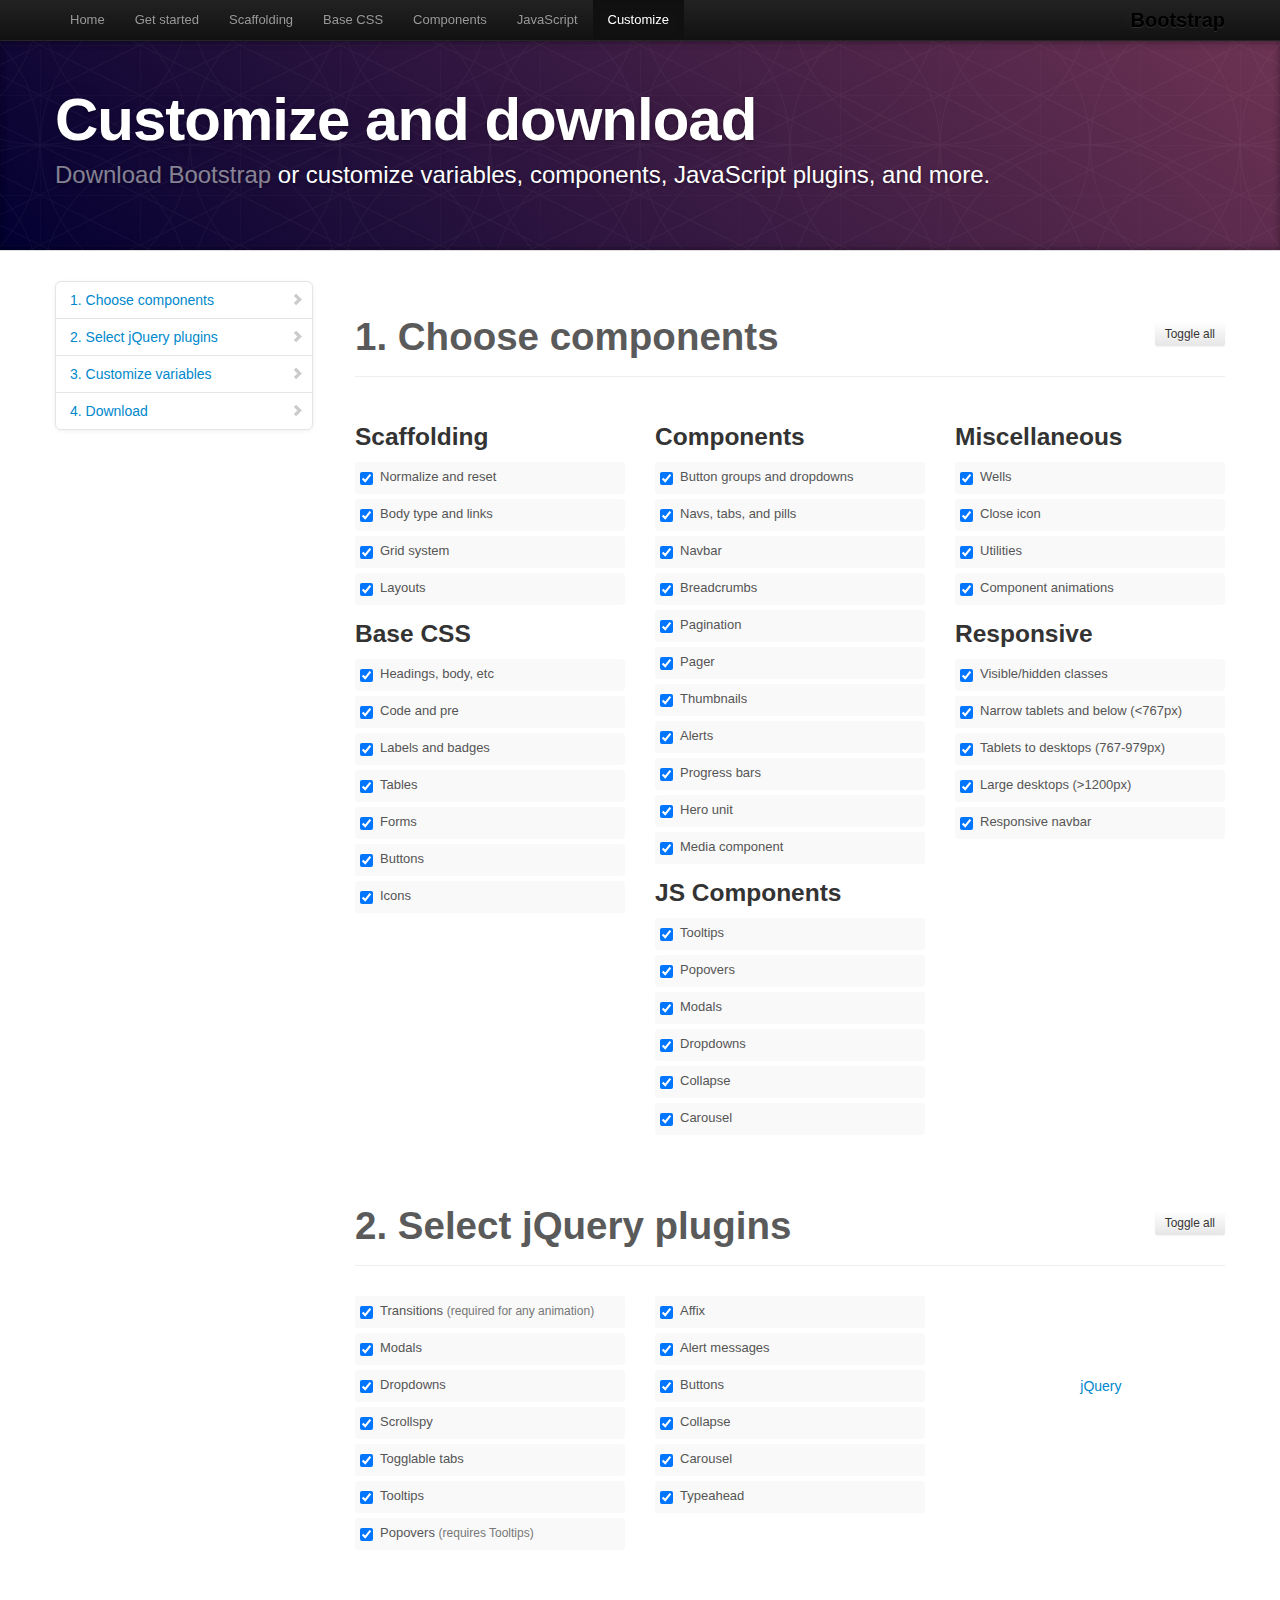
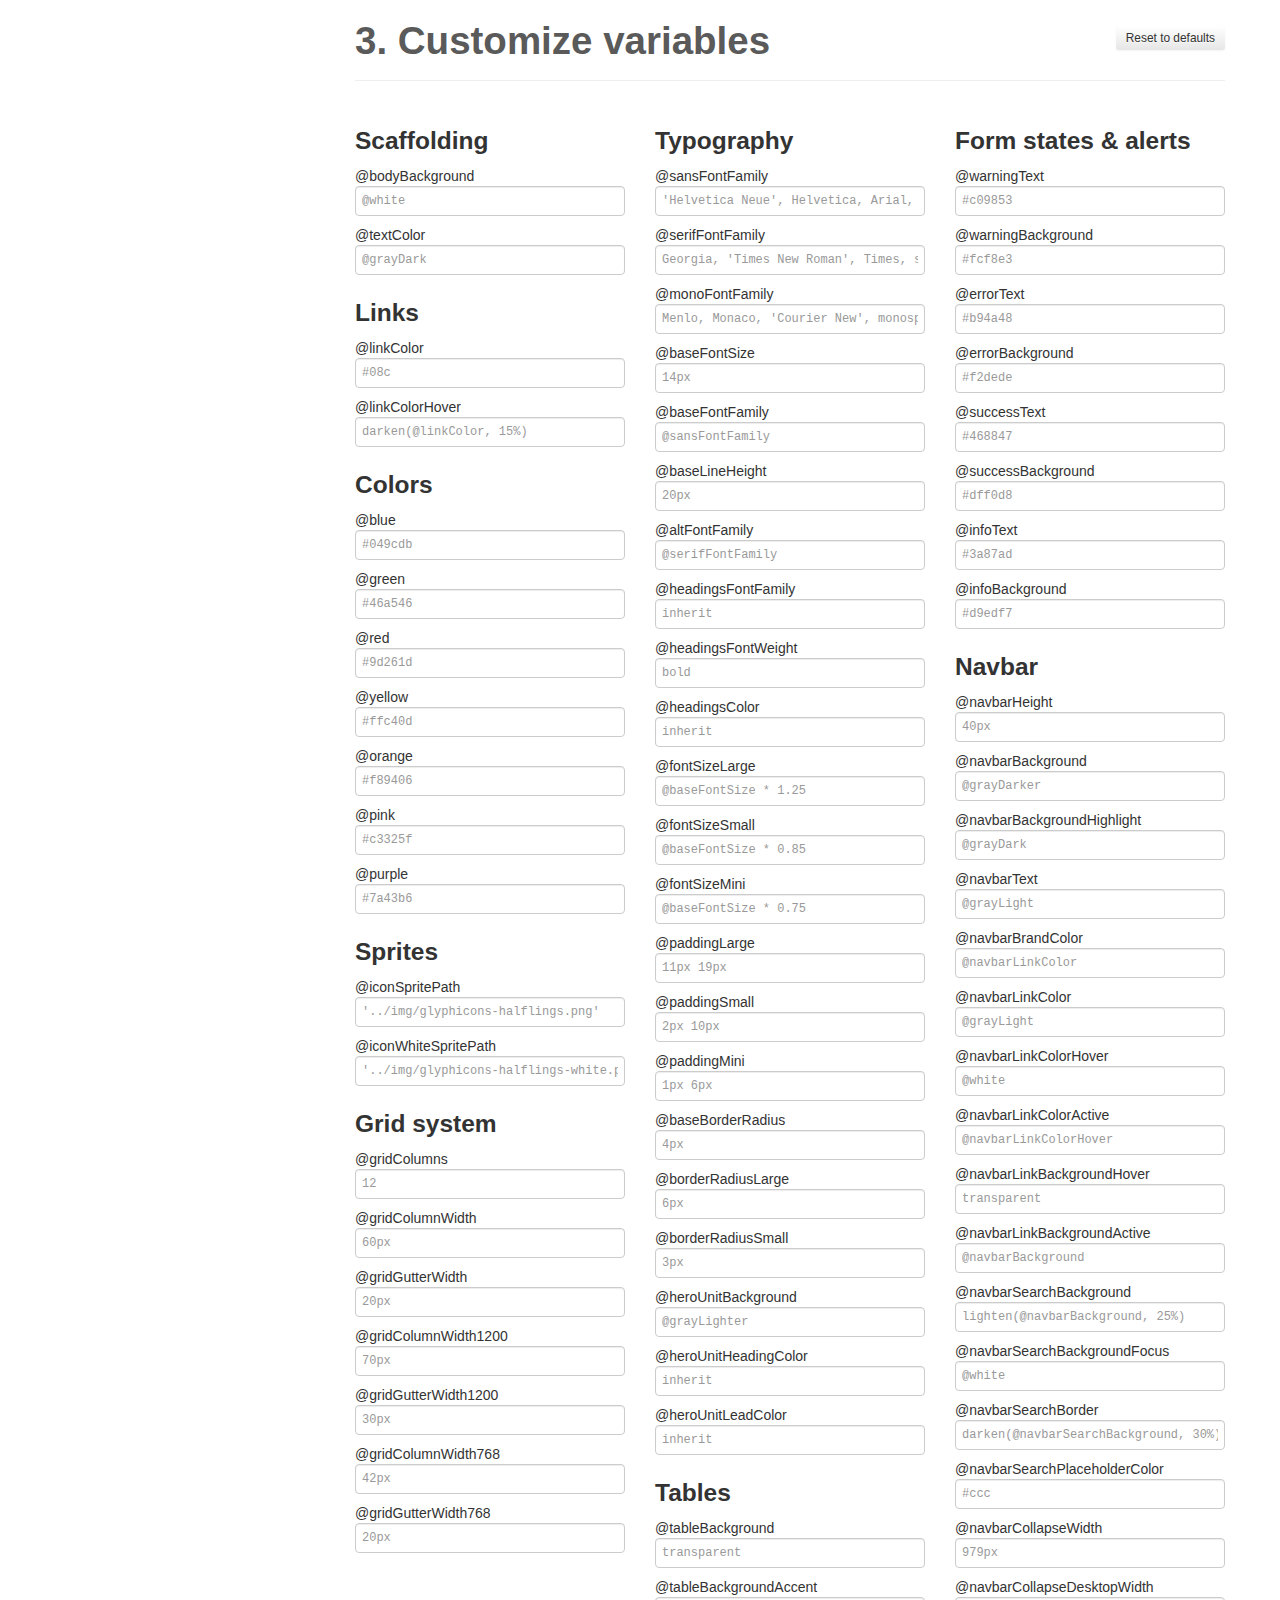
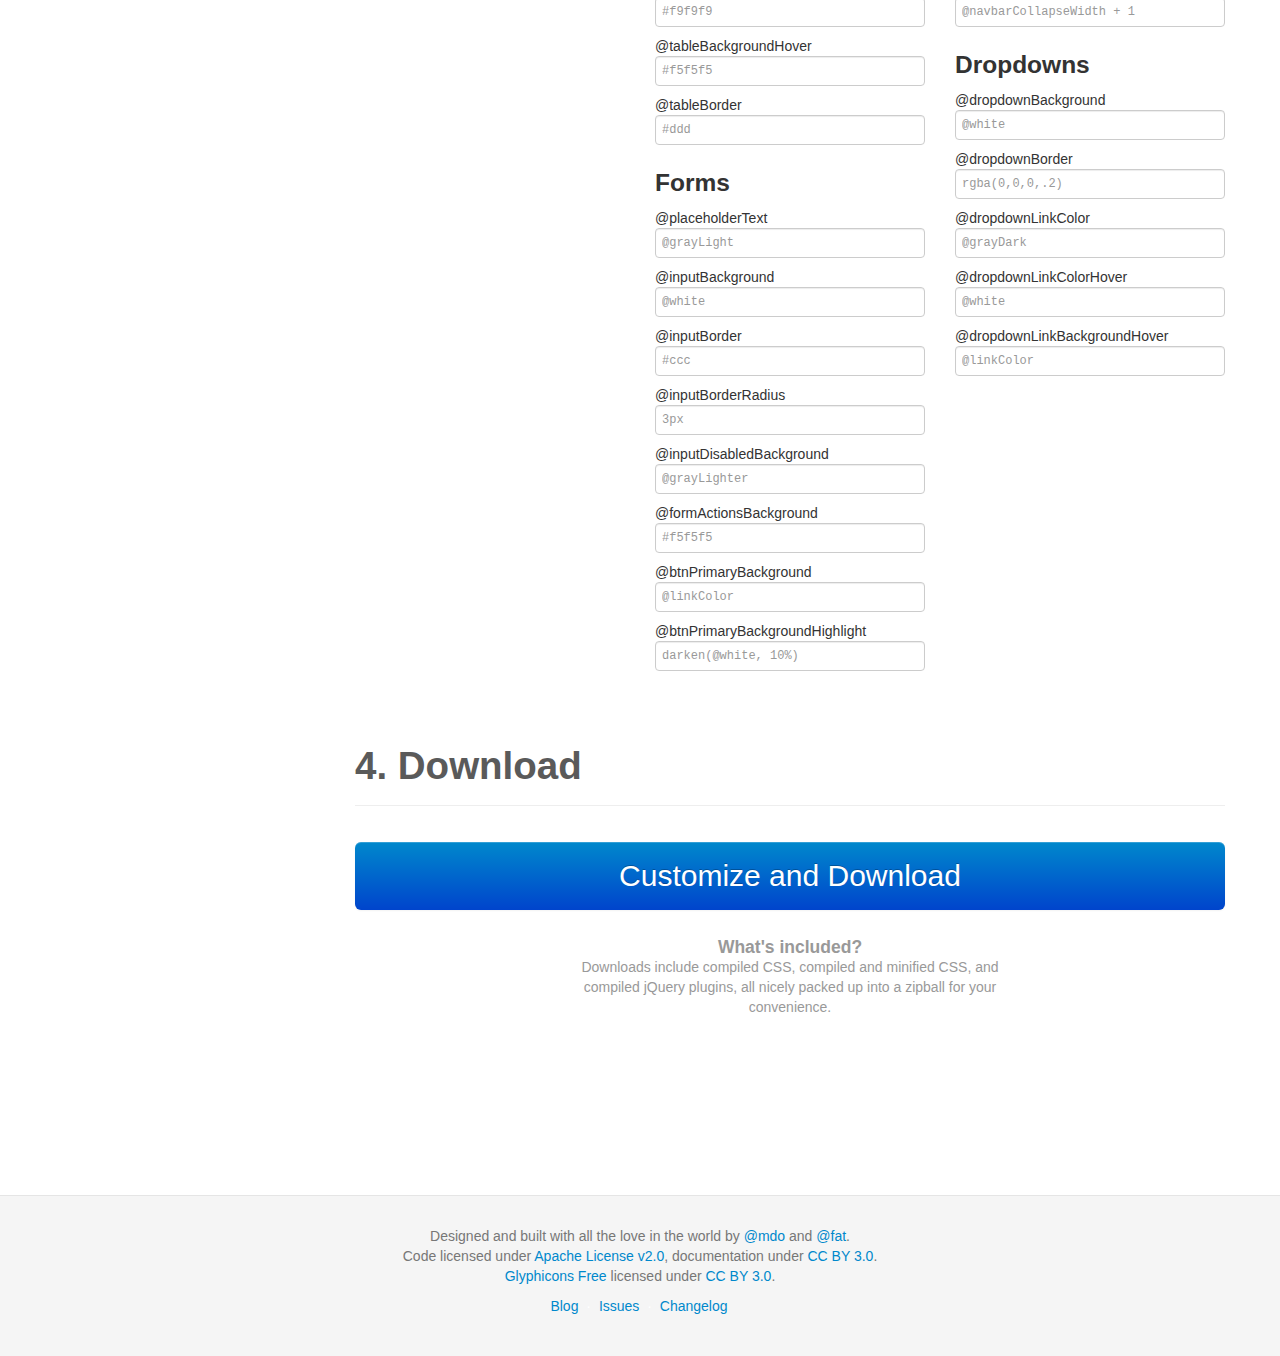
<file: bootstrap-2.3.2/docs/customize.html>
<!DOCTYPE html>
<html lang="en">
  <head>
    <meta charset="utf-8">
    <title>Customize · Bootstrap</title>
    <meta name="viewport" content="width=device-width, initial-scale=1.0">
    <meta name="description" content="">
    <meta name="author" content="">

    <!-- Le styles -->
    <link href="assets/css/bootstrap.css" rel="stylesheet">
    <link href="assets/css/bootstrap-responsive.css" rel="stylesheet">
    <link href="assets/css/docs.css" rel="stylesheet">
    <link href="assets/js/google-code-prettify/prettify.css" rel="stylesheet">

    <!-- Le HTML5 shim, for IE6-8 support of HTML5 elements -->
    <!--[if lt IE 9]>
      <script src="assets/js/html5shiv.js"></script>
    <![endif]-->

    <!-- Le fav and touch icons -->
    <link rel="apple-touch-icon-precomposed" sizes="144x144" href="assets/ico/apple-touch-icon-144-precomposed.png">
    <link rel="apple-touch-icon-precomposed" sizes="114x114" href="assets/ico/apple-touch-icon-114-precomposed.png">
      <link rel="apple-touch-icon-precomposed" sizes="72x72" href="assets/ico/apple-touch-icon-72-precomposed.png">
                    <link rel="apple-touch-icon-precomposed" href="assets/ico/apple-touch-icon-57-precomposed.png">
                                   <link rel="shortcut icon" href="assets/ico/favicon.png">

    <script type="text/javascript">
      var _gaq = _gaq || [];
      _gaq.push(['_setAccount', 'UA-146052-10']);
      _gaq.push(['_trackPageview']);
      (function() {
        var ga = document.createElement('script'); ga.type = 'text/javascript'; ga.async = true;
        ga.src = ('https:' == document.location.protocol ? 'https://ssl' : 'http://www') + '.google-analytics.com/ga.js';
        var s = document.getElementsByTagName('script')[0]; s.parentNode.insertBefore(ga, s);
      })();
    </script>
  </head>

  <body data-spy="scroll" data-target=".bs-docs-sidebar">

    <!-- Navbar
    ================================================== -->
    <div class="navbar navbar-inverse navbar-fixed-top">
      <div class="navbar-inner">
        <div class="container">
          <button type="button" class="btn btn-navbar" data-toggle="collapse" data-target=".nav-collapse">
            <span class="icon-bar"></span>
            <span class="icon-bar"></span>
            <span class="icon-bar"></span>
          </button>
          <a class="brand" href="./index.html">Bootstrap</a>
          <div class="nav-collapse collapse">
            <ul class="nav">
              <li class="">
                <a href="./index.html">Home</a>
              </li>
              <li class="">
                <a href="./getting-started.html">Get started</a>
              </li>
              <li class="">
                <a href="./scaffolding.html">Scaffolding</a>
              </li>
              <li class="">
                <a href="./base-css.html">Base CSS</a>
              </li>
              <li class="">
                <a href="./components.html">Components</a>
              </li>
              <li class="">
                <a href="./javascript.html">JavaScript</a>
              </li>
              <li class="active">
                <a href="./customize.html">Customize</a>
              </li>
            </ul>
          </div>
        </div>
      </div>
    </div>

<!-- Masthead
================================================== -->
<header class="jumbotron subhead" id="overview">
  <div class="container">
    <h1>Customize and download</h1>
    <p class="lead"><a href="https://github.com/twitter/bootstrap/archive/v2.3.2.zip">Download Bootstrap</a> or customize variables, components, JavaScript plugins, and more.</p>
  </div>
</header>


  <div class="container">

    <!-- Docs nav
    ================================================== -->
    <div class="row">
      <div class="span3 bs-docs-sidebar">
        <ul class="nav nav-list bs-docs-sidenav">
          <li><a href="#components"><i class="icon-chevron-right"></i> 1. Choose components</a></li>
          <li><a href="#plugins"><i class="icon-chevron-right"></i> 2. Select jQuery plugins</a></li>
          <li><a href="#variables"><i class="icon-chevron-right"></i> 3. Customize variables</a></li>
          <li><a href="#download"><i class="icon-chevron-right"></i> 4. Download</a></li>
        </ul>
      </div>
      <div class="span9">


        <!-- Customize form
        ================================================== -->
        <form>
          <section class="download" id="components">
            <div class="page-header">
              <a class="btn btn-small pull-right toggle-all" href="#">Toggle all</a>
              <h1>
                1. Choose components
              </h1>
            </div>
            <div class="row download-builder">
              <div class="span3">
                <h3>Scaffolding</h3>
                <label class="checkbox"><input checked="checked" type="checkbox" value="reset.less"> Normalize and reset</label>
                <label class="checkbox"><input checked="checked" type="checkbox" value="scaffolding.less"> Body type and links</label>
                <label class="checkbox"><input checked="checked" type="checkbox" value="grid.less"> Grid system</label>
                <label class="checkbox"><input checked="checked" type="checkbox" value="layouts.less"> Layouts</label>
                <h3>Base CSS</h3>
                <label class="checkbox"><input checked="checked" type="checkbox" value="type.less"> Headings, body, etc</label>
                <label class="checkbox"><input checked="checked" type="checkbox" value="code.less"> Code and pre</label>
                <label class="checkbox"><input checked="checked" type="checkbox" value="labels-badges.less"> Labels and badges</label>
                <label class="checkbox"><input checked="checked" type="checkbox" value="tables.less"> Tables</label>
                <label class="checkbox"><input checked="checked" type="checkbox" value="forms.less"> Forms</label>
                <label class="checkbox"><input checked="checked" type="checkbox" value="buttons.less"> Buttons</label>
                <label class="checkbox"><input checked="checked" type="checkbox" value="sprites.less"> Icons</label>
              </div><!-- /span -->
              <div class="span3">
                <h3>Components</h3>
                <label class="checkbox"><input checked="checked" type="checkbox" value="button-groups.less"> Button groups and dropdowns</label>
                <label class="checkbox"><input checked="checked" type="checkbox" value="navs.less"> Navs, tabs, and pills</label>
                <label class="checkbox"><input checked="checked" type="checkbox" value="navbar.less"> Navbar</label>
                <label class="checkbox"><input checked="checked" type="checkbox" value="breadcrumbs.less"> Breadcrumbs</label>
                <label class="checkbox"><input checked="checked" type="checkbox" value="pagination.less"> Pagination</label>
                <label class="checkbox"><input checked="checked" type="checkbox" value="pager.less"> Pager</label>
                <label class="checkbox"><input checked="checked" type="checkbox" value="thumbnails.less"> Thumbnails</label>
                <label class="checkbox"><input checked="checked" type="checkbox" value="alerts.less"> Alerts</label>
                <label class="checkbox"><input checked="checked" type="checkbox" value="progress-bars.less"> Progress bars</label>
                <label class="checkbox"><input checked="checked" type="checkbox" value="hero-unit.less"> Hero unit</label>
                <label class="checkbox"><input checked="checked" type="checkbox" value="media.less"> Media component</label>
                <h3>JS Components</h3>
                <label class="checkbox"><input checked="checked" type="checkbox" value="tooltip.less"> Tooltips</label>
                <label class="checkbox"><input checked="checked" type="checkbox" value="popovers.less"> Popovers</label>
                <label class="checkbox"><input checked="checked" type="checkbox" value="modals.less"> Modals</label>
                <label class="checkbox"><input checked="checked" type="checkbox" value="dropdowns.less"> Dropdowns</label>
                <label class="checkbox"><input checked="checked" type="checkbox" value="accordion.less"> Collapse</label>
                <label class="checkbox"><input checked="checked" type="checkbox" value="carousel.less"> Carousel</label>
              </div><!-- /span -->
              <div class="span3">
                <h3>Miscellaneous</h3>
                <label class="checkbox"><input checked="checked" type="checkbox" value="wells.less"> Wells</label>
                <label class="checkbox"><input checked="checked" type="checkbox" value="close.less"> Close icon</label>
                <label class="checkbox"><input checked="checked" type="checkbox" value="utilities.less"> Utilities</label>
                <label class="checkbox"><input checked="checked" type="checkbox" value="component-animations.less"> Component animations</label>
                <h3>Responsive</h3>
                <label class="checkbox"><input checked="checked" type="checkbox" value="responsive-utilities.less"> Visible/hidden classes</label>
                <label class="checkbox"><input checked="checked" type="checkbox" value="responsive-767px-max.less"> Narrow tablets and below (<767px)</label>
                <label class="checkbox"><input checked="checked" type="checkbox" value="responsive-768px-979px.less"> Tablets to desktops (767-979px)</label>
                <label class="checkbox"><input checked="checked" type="checkbox" value="responsive-1200px-min.less"> Large desktops (>1200px)</label>
                <label class="checkbox"><input checked="checked" type="checkbox" value="responsive-navbar.less"> Responsive navbar</label>
              </div><!-- /span -->
            </div><!-- /row -->
          </section>

          <section class="download" id="plugins">
            <div class="page-header">
              <a class="btn btn-small pull-right toggle-all" href="#">Toggle all</a>
              <h1>
                2. Select jQuery plugins
              </h1>
            </div>
            <div class="row download-builder">
              <div class="span3">
                <label class="checkbox">
                  <input type="checkbox" checked="true" value="bootstrap-transition.js">
                  Transitions <small>(required for any animation)</small>
                </label>
                <label class="checkbox">
                  <input type="checkbox" checked="true" value="bootstrap-modal.js">
                  Modals
                </label>
                <label class="checkbox">
                  <input type="checkbox" checked="true" value="bootstrap-dropdown.js">
                  Dropdowns
                </label>
                <label class="checkbox">
                  <input type="checkbox" checked="true" value="bootstrap-scrollspy.js">
                  Scrollspy
                </label>
                <label class="checkbox">
                  <input type="checkbox" checked="true" value="bootstrap-tab.js">
                  Togglable tabs
                </label>
                <label class="checkbox">
                  <input type="checkbox" checked="true" value="bootstrap-tooltip.js">
                  Tooltips
                </label>
                <label class="checkbox">
                  <input type="checkbox" checked="true" value="bootstrap-popover.js">
                  Popovers <small>(requires Tooltips)</small>
                </label>
              </div><!-- /span -->
              <div class="span3">
                <label class="checkbox">
                  <input type="checkbox" checked="true" value="bootstrap-affix.js">
                  Affix
                </label>
                <label class="checkbox">
                  <input type="checkbox" checked="true" value="bootstrap-alert.js">
                  Alert messages
                </label>
                <label class="checkbox">
                  <input type="checkbox" checked="true" value="bootstrap-button.js">
                  Buttons
                </label>
                <label class="checkbox">
                  <input type="checkbox" checked="true" value="bootstrap-collapse.js">
                  Collapse
                </label>
                <label class="checkbox">
                  <input type="checkbox" checked="true" value="bootstrap-carousel.js">
                  Carousel
                </label>
                <label class="checkbox">
                  <input type="checkbox" checked="true" value="bootstrap-typeahead.js">
                  Typeahead
                </label>
              </div><!-- /span -->
              <div class="span3">
                <h4 class="muted">Heads up!</h4>
                <p class="muted">All checked plugins will be compiled into a single file, bootstrap.js. All plugins require the latest version of <a href="http://jquery.com/" target="_blank">jQuery</a> to be included.</p>
              </div><!-- /span -->
            </div><!-- /row -->
          </section>


          <section class="download" id="variables">
            <div class="page-header">
              <a class="btn btn-small pull-right toggle-all" href="#">Reset to defaults</a>
              <h1>
                3. Customize variables
              </h1>
            </div>
            <div class="row download-builder">
              <div class="span3">
                <h3>Scaffolding</h3>
                <label>@bodyBackground</label>
                <input type="text" class="span3" placeholder="@white">
                <label>@textColor</label>
                <input type="text" class="span3" placeholder="@grayDark">

                <h3>Links</h3>
                <label>@linkColor</label>
                <input type="text" class="span3" placeholder="#08c">
                <label>@linkColorHover</label>
                <input type="text" class="span3" placeholder="darken(@linkColor, 15%)">
                <h3>Colors</h3>
                <label>@blue</label>
                <input type="text" class="span3" placeholder="#049cdb">
                <label>@green</label>
                <input type="text" class="span3" placeholder="#46a546">
                <label>@red</label>
                <input type="text" class="span3" placeholder="#9d261d">
                <label>@yellow</label>
                <input type="text" class="span3" placeholder="#ffc40d">
                <label>@orange</label>
                <input type="text" class="span3" placeholder="#f89406">
                <label>@pink</label>
                <input type="text" class="span3" placeholder="#c3325f">
                <label>@purple</label>
                <input type="text" class="span3" placeholder="#7a43b6">

                <h3>Sprites</h3>
                <label>@iconSpritePath</label>
                <input type="text" class="span3" placeholder="'../img/glyphicons-halflings.png'">
                <label>@iconWhiteSpritePath</label>
                <input type="text" class="span3" placeholder="'../img/glyphicons-halflings-white.png'">

                <h3>Grid system</h3>
                <label>@gridColumns</label>
                <input type="text" class="span3" placeholder="12">
                <label>@gridColumnWidth</label>
                <input type="text" class="span3" placeholder="60px">
                <label>@gridGutterWidth</label>
                <input type="text" class="span3" placeholder="20px">
                <label>@gridColumnWidth1200</label>
                <input type="text" class="span3" placeholder="70px">
                <label>@gridGutterWidth1200</label>
                <input type="text" class="span3" placeholder="30px">
                <label>@gridColumnWidth768</label>
                <input type="text" class="span3" placeholder="42px">
                <label>@gridGutterWidth768</label>
                <input type="text" class="span3" placeholder="20px">

              </div><!-- /span -->
              <div class="span3">

                <h3>Typography</h3>
                <label>@sansFontFamily</label>
                <input type="text" class="span3" placeholder="'Helvetica Neue', Helvetica, Arial, sans-serif">
                <label>@serifFontFamily</label>
                <input type="text" class="span3" placeholder="Georgia, 'Times New Roman', Times, serif">
                <label>@monoFontFamily</label>
                <input type="text" class="span3" placeholder="Menlo, Monaco, 'Courier New', monospace">

                <label>@baseFontSize</label>
                <input type="text" class="span3" placeholder="14px">
                <label>@baseFontFamily</label>
                <input type="text" class="span3" placeholder="@sansFontFamily">
                <label>@baseLineHeight</label>
                <input type="text" class="span3" placeholder="20px">

                <label>@altFontFamily</label>
                <input type="text" class="span3" placeholder="@serifFontFamily">
                <label>@headingsFontFamily</label>
                <input type="text" class="span3" placeholder="inherit">
                <label>@headingsFontWeight</label>
                <input type="text" class="span3" placeholder="bold">
                <label>@headingsColor</label>
                <input type="text" class="span3" placeholder="inherit">

                <label>@fontSizeLarge</label>
                <input type="text" class="span3" placeholder="@baseFontSize * 1.25">
                <label>@fontSizeSmall</label>
                <input type="text" class="span3" placeholder="@baseFontSize * 0.85">
                <label>@fontSizeMini</label>
                <input type="text" class="span3" placeholder="@baseFontSize * 0.75">

                <label>@paddingLarge</label>
                <input type="text" class="span3" placeholder="11px 19px">
                <label>@paddingSmall</label>
                <input type="text" class="span3" placeholder="2px 10px">
                <label>@paddingMini</label>
                <input type="text" class="span3" placeholder="1px 6px">

                <label>@baseBorderRadius</label>
                <input type="text" class="span3" placeholder="4px">
                <label>@borderRadiusLarge</label>
                <input type="text" class="span3" placeholder="6px">
                <label>@borderRadiusSmall</label>
                <input type="text" class="span3" placeholder="3px">

                <label>@heroUnitBackground</label>
                <input type="text" class="span3" placeholder="@grayLighter">
                <label>@heroUnitHeadingColor</label>
                <input type="text" class="span3" placeholder="inherit">
                <label>@heroUnitLeadColor</label>
                <input type="text" class="span3" placeholder="inherit">

                <h3>Tables</h3>
                <label>@tableBackground</label>
                <input type="text" class="span3" placeholder="transparent">
                <label>@tableBackgroundAccent</label>
                <input type="text" class="span3" placeholder="#f9f9f9">
                <label>@tableBackgroundHover</label>
                <input type="text" class="span3" placeholder="#f5f5f5">
                <label>@tableBorder</label>
                <input type="text" class="span3" placeholder="#ddd">

                <h3>Forms</h3>
                <label>@placeholderText</label>
                <input type="text" class="span3" placeholder="@grayLight">
                <label>@inputBackground</label>
                <input type="text" class="span3" placeholder="@white">
                <label>@inputBorder</label>
                <input type="text" class="span3" placeholder="#ccc">
                <label>@inputBorderRadius</label>
                <input type="text" class="span3" placeholder="3px">
                <label>@inputDisabledBackground</label>
                <input type="text" class="span3" placeholder="@grayLighter">
                <label>@formActionsBackground</label>
                <input type="text" class="span3" placeholder="#f5f5f5">
                <label>@btnPrimaryBackground</label>
                <input type="text" class="span3" placeholder="@linkColor">
                <label>@btnPrimaryBackgroundHighlight</label>
                <input type="text" class="span3" placeholder="darken(@white, 10%)">

              </div><!-- /span -->
              <div class="span3">

                <h3>Form states &amp; alerts</h3>
                <label>@warningText</label>
                <input type="text" class="span3" placeholder="#c09853">
                <label>@warningBackground</label>
                <input type="text" class="span3" placeholder="#fcf8e3">
                <label>@errorText</label>
                <input type="text" class="span3" placeholder="#b94a48">
                <label>@errorBackground</label>
                <input type="text" class="span3" placeholder="#f2dede">
                <label>@successText</label>
                <input type="text" class="span3" placeholder="#468847">
                <label>@successBackground</label>
                <input type="text" class="span3" placeholder="#dff0d8">
                <label>@infoText</label>
                <input type="text" class="span3" placeholder="#3a87ad">
                <label>@infoBackground</label>
                <input type="text" class="span3" placeholder="#d9edf7">

                <h3>Navbar</h3>
                <label>@navbarHeight</label>
                <input type="text" class="span3" placeholder="40px">
                <label>@navbarBackground</label>
                <input type="text" class="span3" placeholder="@grayDarker">
                <label>@navbarBackgroundHighlight</label>
                <input type="text" class="span3" placeholder="@grayDark">
                <label>@navbarText</label>
                <input type="text" class="span3" placeholder="@grayLight">
                <label>@navbarBrandColor</label>
                <input type="text" class="span3" placeholder="@navbarLinkColor">
                <label>@navbarLinkColor</label>
                <input type="text" class="span3" placeholder="@grayLight">
                <label>@navbarLinkColorHover</label>
                <input type="text" class="span3" placeholder="@white">
                <label>@navbarLinkColorActive</label>
                <input type="text" class="span3" placeholder="@navbarLinkColorHover">
                <label>@navbarLinkBackgroundHover</label>
                <input type="text" class="span3" placeholder="transparent">
                <label>@navbarLinkBackgroundActive</label>
                <input type="text" class="span3" placeholder="@navbarBackground">
                <label>@navbarSearchBackground</label>
                <input type="text" class="span3" placeholder="lighten(@navbarBackground, 25%)">
                <label>@navbarSearchBackgroundFocus</label>
                <input type="text" class="span3" placeholder="@white">
                <label>@navbarSearchBorder</label>
                <input type="text" class="span3" placeholder="darken(@navbarSearchBackground, 30%)">
                <label>@navbarSearchPlaceholderColor</label>
                <input type="text" class="span3" placeholder="#ccc">

                <label>@navbarCollapseWidth</label>
                <input type="text" class="span3" placeholder="979px">
                <label>@navbarCollapseDesktopWidth</label>
                <input type="text" class="span3" placeholder="@navbarCollapseWidth + 1">

                <h3>Dropdowns</h3>
                <label>@dropdownBackground</label>
                <input type="text" class="span3" placeholder="@white">
                <label>@dropdownBorder</label>
                <input type="text" class="span3" placeholder="rgba(0,0,0,.2)">
                <label>@dropdownLinkColor</label>
                <input type="text" class="span3" placeholder="@grayDark">
                <label>@dropdownLinkColorHover</label>
                <input type="text" class="span3" placeholder="@white">
                <label>@dropdownLinkBackgroundHover</label>
                <input type="text" class="span3" placeholder="@linkColor">
              </div><!-- /span -->
            </div><!-- /row -->
          </section>

          <section class="download" id="download">
            <div class="page-header">
              <h1>
                4. Download
              </h1>
            </div>
            <div class="download-btn">
              <a class="btn btn-primary" href="#" onclick="_gaq.push(['_trackEvent', 'Customize', 'Download', 'Customize and Download']);">Customize and Download</a>
              <h4>What's included?</h4>
              <p>Downloads include compiled CSS, compiled and minified CSS, and compiled jQuery plugins, all nicely packed up into a zipball for your convenience.</p>
            </div>
          </section><!-- /download -->
        </form>



      </div>
    </div>

  </div>



    <!-- Footer
    ================================================== -->
    <footer class="footer">
      <div class="container">
        <p>Designed and built with all the love in the world by <a href="http://twitter.com/mdo" target="_blank">@mdo</a> and <a href="http://twitter.com/fat" target="_blank">@fat</a>.</p>
        <p>Code licensed under <a href="http://www.apache.org/licenses/LICENSE-2.0" target="_blank">Apache License v2.0</a>, documentation under <a href="http://creativecommons.org/licenses/by/3.0/">CC BY 3.0</a>.</p>
        <p><a href="http://glyphicons.com">Glyphicons Free</a> licensed under <a href="http://creativecommons.org/licenses/by/3.0/">CC BY 3.0</a>.</p>
        <ul class="footer-links">
          <li><a href="http://blog.getbootstrap.com">Blog</a></li>
          <li class="muted">&middot;</li>
          <li><a href="https://github.com/twbs/bootstrap/issues?state=open">Issues</a></li>
          <li class="muted">&middot;</li>
          <li><a href="https://github.com/twbs/bootstrap/releases">Changelog</a></li>
        </ul>
      </div>
    </footer>



    <!-- Le javascript
    ================================================== -->
    <!-- Placed at the end of the document so the pages load faster -->
    <script type="text/javascript" src="http://platform.twitter.com/widgets.js"></script>
    <script src="assets/js/jquery.js"></script>
    <script src="assets/js/bootstrap-transition.js"></script>
    <script src="assets/js/bootstrap-alert.js"></script>
    <script src="assets/js/bootstrap-modal.js"></script>
    <script src="assets/js/bootstrap-dropdown.js"></script>
    <script src="assets/js/bootstrap-scrollspy.js"></script>
    <script src="assets/js/bootstrap-tab.js"></script>
    <script src="assets/js/bootstrap-tooltip.js"></script>
    <script src="assets/js/bootstrap-popover.js"></script>
    <script src="assets/js/bootstrap-button.js"></script>
    <script src="assets/js/bootstrap-collapse.js"></script>
    <script src="assets/js/bootstrap-carousel.js"></script>
    <script src="assets/js/bootstrap-typeahead.js"></script>
    <script src="assets/js/bootstrap-affix.js"></script>

    <script src="assets/js/holder/holder.js"></script>
    <script src="assets/js/google-code-prettify/prettify.js"></script>

    <script src="assets/js/application.js"></script>


    <!-- Analytics
    ================================================== -->
    <script>
      var _gauges = _gauges || [];
      (function() {
        var t   = document.createElement('script');
        t.type  = 'text/javascript';
        t.async = true;
        t.id    = 'gauges-tracker';
        t.setAttribute('data-site-id', '4f0dc9fef5a1f55508000013');
        t.src = '//secure.gaug.es/track.js';
        var s = document.getElementsByTagName('script')[0];
        s.parentNode.insertBefore(t, s);
      })();
    </script>

  </body>
</html>
</file>
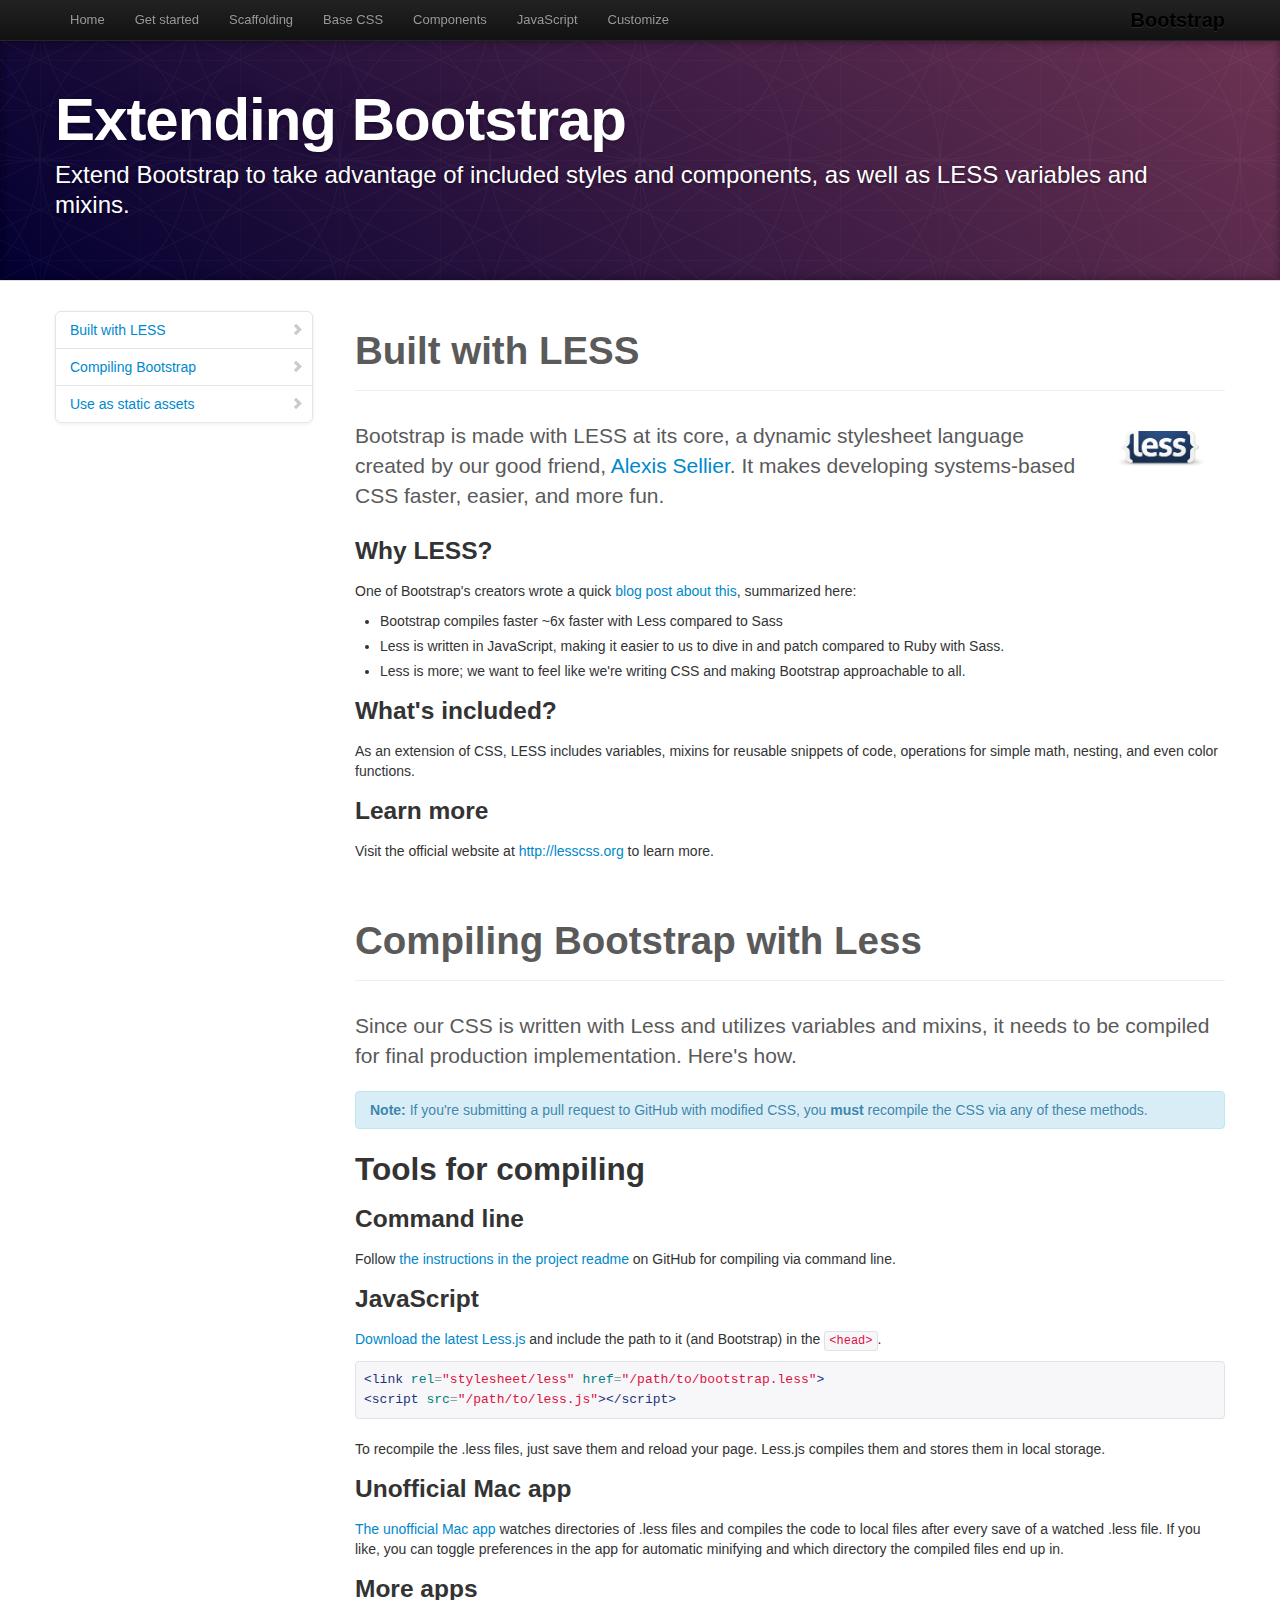
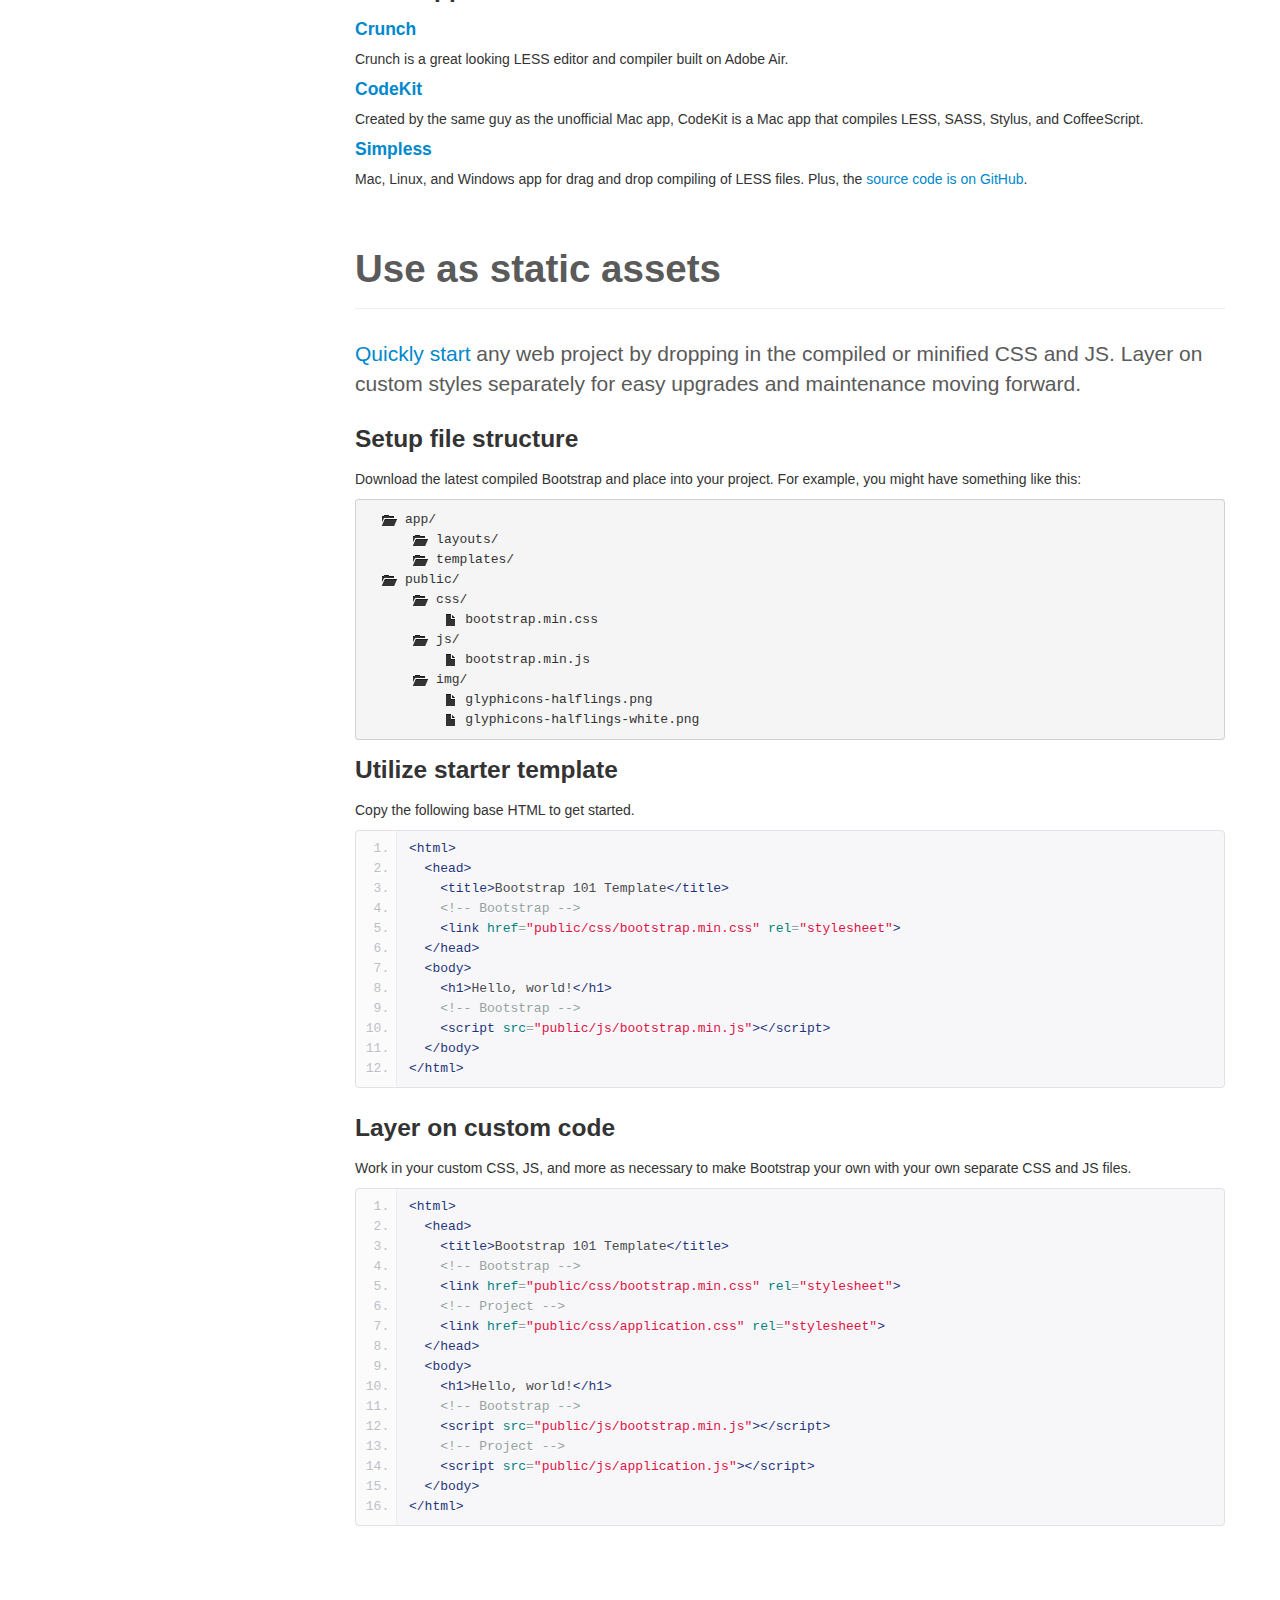
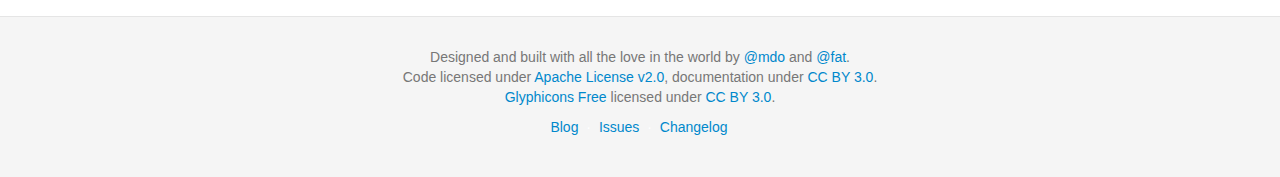
<file: bootstrap-2.3.2/docs/extend.html>
<!DOCTYPE html>
<html lang="en">
  <head>
    <meta charset="utf-8">
    <title>Extend · Bootstrap</title>
    <meta name="viewport" content="width=device-width, initial-scale=1.0">
    <meta name="description" content="">
    <meta name="author" content="">

    <!-- Le styles -->
    <link href="assets/css/bootstrap.css" rel="stylesheet">
    <link href="assets/css/bootstrap-responsive.css" rel="stylesheet">
    <link href="assets/css/docs.css" rel="stylesheet">
    <link href="assets/js/google-code-prettify/prettify.css" rel="stylesheet">

    <!-- Le HTML5 shim, for IE6-8 support of HTML5 elements -->
    <!--[if lt IE 9]>
      <script src="assets/js/html5shiv.js"></script>
    <![endif]-->

    <!-- Le fav and touch icons -->
    <link rel="apple-touch-icon-precomposed" sizes="144x144" href="assets/ico/apple-touch-icon-144-precomposed.png">
    <link rel="apple-touch-icon-precomposed" sizes="114x114" href="assets/ico/apple-touch-icon-114-precomposed.png">
      <link rel="apple-touch-icon-precomposed" sizes="72x72" href="assets/ico/apple-touch-icon-72-precomposed.png">
                    <link rel="apple-touch-icon-precomposed" href="assets/ico/apple-touch-icon-57-precomposed.png">
                                   <link rel="shortcut icon" href="assets/ico/favicon.png">

    <script type="text/javascript">
      var _gaq = _gaq || [];
      _gaq.push(['_setAccount', 'UA-146052-10']);
      _gaq.push(['_trackPageview']);
      (function() {
        var ga = document.createElement('script'); ga.type = 'text/javascript'; ga.async = true;
        ga.src = ('https:' == document.location.protocol ? 'https://ssl' : 'http://www') + '.google-analytics.com/ga.js';
        var s = document.getElementsByTagName('script')[0]; s.parentNode.insertBefore(ga, s);
      })();
    </script>
  </head>

  <body data-spy="scroll" data-target=".bs-docs-sidebar">

    <!-- Navbar
    ================================================== -->
    <div class="navbar navbar-inverse navbar-fixed-top">
      <div class="navbar-inner">
        <div class="container">
          <button type="button" class="btn btn-navbar" data-toggle="collapse" data-target=".nav-collapse">
            <span class="icon-bar"></span>
            <span class="icon-bar"></span>
            <span class="icon-bar"></span>
          </button>
          <a class="brand" href="./index.html">Bootstrap</a>
          <div class="nav-collapse collapse">
            <ul class="nav">
              <li class="">
                <a href="./index.html">Home</a>
              </li>
              <li class="">
                <a href="./getting-started.html">Get started</a>
              </li>
              <li class="">
                <a href="./scaffolding.html">Scaffolding</a>
              </li>
              <li class="">
                <a href="./base-css.html">Base CSS</a>
              </li>
              <li class="">
                <a href="./components.html">Components</a>
              </li>
              <li class="">
                <a href="./javascript.html">JavaScript</a>
              </li>
              <li class="">
                <a href="./customize.html">Customize</a>
              </li>
            </ul>
          </div>
        </div>
      </div>
    </div>

<!-- Subhead
================================================== -->
<header class="jumbotron subhead" id="overview">
  <div class="container">
    <h1>Extending Bootstrap</h1>
    <p class="lead">Extend Bootstrap to take advantage of included styles and components, as well as LESS variables and mixins.</p>
  <div>
</header>

  <div class="container">

    <!-- Docs nav
    ================================================== -->
    <div class="row">
      <div class="span3 bs-docs-sidebar">
        <ul class="nav nav-list bs-docs-sidenav">
          <li><a href="#built-with-less"><i class="icon-chevron-right"></i> Built with LESS</a></li>
          <li><a href="#compiling"><i class="icon-chevron-right"></i> Compiling Bootstrap</a></li>
          <li><a href="#static-assets"><i class="icon-chevron-right"></i> Use as static assets</a></li>
        </ul>
      </div>
      <div class="span9">



        <!-- BUILT WITH LESS
        ================================================== -->
        <section id="built-with-less">
          <div class="page-header">
            <h1>Built with LESS</h1>
          </div>

          <img style="float: right; height: 36px; margin: 10px 20px 20px" src="assets/img/less-logo-large.png" alt="LESS CSS">
          <p class="lead">Bootstrap is made with LESS at its core, a dynamic stylesheet language created by our good friend, <a href="http://cloudhead.io">Alexis Sellier</a>. It makes developing systems-based CSS faster, easier, and more fun.</p>

          <h3>Why LESS?</h3>
          <p>One of Bootstrap's creators wrote a quick <a href="http://www.wordsbyf.at/2012/03/08/why-less/">blog post about this</a>, summarized here:</p>
          <ul>
            <li>Bootstrap compiles faster ~6x faster with Less compared to Sass</li>
            <li>Less is written in JavaScript, making it easier to us to dive in and patch compared to Ruby with Sass.</li>
            <li>Less is more; we want to feel like we're writing CSS and making Bootstrap approachable to all.</li>
          </ul>

          <h3>What's included?</h3>
          <p>As an extension of CSS, LESS includes variables, mixins for reusable snippets of code, operations for simple math, nesting, and even color functions.</p>

          <h3>Learn more</h3>
          <p>Visit the official website at <a href="http://lesscss.org">http://lesscss.org</a> to learn more.</p>
        </section>



        <!-- COMPILING LESS AND BOOTSTRAP
        ================================================== -->
        <section id="compiling">
          <div class="page-header">
            <h1>Compiling Bootstrap with Less</h1>
          </div>

          <p class="lead">Since our CSS is written with Less and utilizes variables and mixins, it needs to be compiled for final production implementation. Here's how.</p>

          <div class="alert alert-info">
            <strong>Note:</strong> If you're submitting a pull request to GitHub with modified CSS, you <strong>must</strong> recompile the CSS via any of these methods.
          </div>

          <h2>Tools for compiling</h2>

          <h3>Command line</h3>
          <p>Follow <a href="https://github.com/twbs/bootstrap#developers">the instructions in the project readme</a> on GitHub for compiling via command line.</p>

          <h3>JavaScript</h3>
          <p><a href="http://lesscss.org/">Download the latest Less.js</a> and include the path to it (and Bootstrap) in the <code>&lt;head&gt;</code>.</p>
<pre class="prettyprint">
&lt;link rel="stylesheet/less" href="/path/to/bootstrap.less"&gt;
&lt;script src="/path/to/less.js"&gt;&lt;/script&gt;
</pre>
          <p>To recompile the .less files, just save them and reload your page. Less.js compiles them and stores them in local storage.</p>

          <h3>Unofficial Mac app</h3>
          <p><a href="http://incident57.com/less/">The unofficial Mac app</a> watches directories of .less files and compiles the code to local files after every save of a watched .less file. If you like, you can toggle preferences in the app for automatic minifying and which directory the compiled files end up in.</p>

          <h3>More apps</h3>
          <h4><a href="http://crunchapp.net/" target="_blank">Crunch</a></h4>
          <p>Crunch is a great looking LESS editor and compiler built on Adobe Air.</p>
          <h4><a href="http://incident57.com/codekit/" target="_blank">CodeKit</a></h4>
          <p>Created by the same guy as the unofficial Mac app, CodeKit is a Mac app that compiles LESS, SASS, Stylus, and CoffeeScript.</p>
          <h4><a href="http://wearekiss.com/simpless" target="_blank">Simpless</a></h4>
          <p>Mac, Linux, and Windows app for drag and drop compiling of LESS files. Plus, the <a href="https://github.com/Paratron/SimpLESS" target="_blank">source code is on GitHub</a>.</p>

        </section>



        <!-- Static assets
        ================================================== -->
        <section id="static-assets">
          <div class="page-header">
            <h1>Use as static assets</h1>
          </div>
          <p class="lead"><a href="./getting-started.html">Quickly start</a> any web project by dropping in the compiled or minified CSS and JS. Layer on custom styles separately for easy upgrades and maintenance moving forward.</p>

          <h3>Setup file structure</h3>
          <p>Download the latest compiled Bootstrap and place into your project. For example, you might have something like this:</p>
<pre>
  <span class="icon-folder-open"></span> app/
      <span class="icon-folder-open"></span> layouts/
      <span class="icon-folder-open"></span> templates/
  <span class="icon-folder-open"></span> public/
      <span class="icon-folder-open"></span> css/
          <span class="icon-file"></span> bootstrap.min.css
      <span class="icon-folder-open"></span> js/
          <span class="icon-file"></span> bootstrap.min.js
      <span class="icon-folder-open"></span> img/
          <span class="icon-file"></span> glyphicons-halflings.png
          <span class="icon-file"></span> glyphicons-halflings-white.png
</pre>

          <h3>Utilize starter template</h3>
          <p>Copy the following base HTML to get started.</p>
<pre class="prettyprint linenums">
&lt;html&gt;
  &lt;head&gt;
    &lt;title&gt;Bootstrap 101 Template&lt;/title&gt;
    &lt;!-- Bootstrap --&gt;
    &lt;link href="public/css/bootstrap.min.css" rel="stylesheet"&gt;
  &lt;/head&gt;
  &lt;body&gt;
    &lt;h1&gt;Hello, world!&lt;/h1&gt;
    &lt;!-- Bootstrap --&gt;
    &lt;script src="public/js/bootstrap.min.js"&gt;&lt;/script&gt;
  &lt;/body&gt;
&lt;/html&gt;
</pre>

          <h3>Layer on custom code</h3>
          <p>Work in your custom CSS, JS, and more as necessary to make Bootstrap your own with your own separate CSS and JS files.</p>
<pre class="prettyprint linenums">
&lt;html&gt;
  &lt;head&gt;
    &lt;title&gt;Bootstrap 101 Template&lt;/title&gt;
    &lt;!-- Bootstrap --&gt;
    &lt;link href="public/css/bootstrap.min.css" rel="stylesheet"&gt;
    &lt;!-- Project --&gt;
    &lt;link href="public/css/application.css" rel="stylesheet"&gt;
  &lt;/head&gt;
  &lt;body&gt;
    &lt;h1&gt;Hello, world!&lt;/h1&gt;
    &lt;!-- Bootstrap --&gt;
    &lt;script src="public/js/bootstrap.min.js"&gt;&lt;/script&gt;
    &lt;!-- Project --&gt;
    &lt;script src="public/js/application.js"&gt;&lt;/script&gt;
  &lt;/body&gt;
&lt;/html&gt;
</pre>

        </section>

      </div>
    </div>

  </div>



    <!-- Footer
    ================================================== -->
    <footer class="footer">
      <div class="container">
        <p>Designed and built with all the love in the world by <a href="http://twitter.com/mdo" target="_blank">@mdo</a> and <a href="http://twitter.com/fat" target="_blank">@fat</a>.</p>
        <p>Code licensed under <a href="http://www.apache.org/licenses/LICENSE-2.0" target="_blank">Apache License v2.0</a>, documentation under <a href="http://creativecommons.org/licenses/by/3.0/">CC BY 3.0</a>.</p>
        <p><a href="http://glyphicons.com">Glyphicons Free</a> licensed under <a href="http://creativecommons.org/licenses/by/3.0/">CC BY 3.0</a>.</p>
        <ul class="footer-links">
          <li><a href="http://blog.getbootstrap.com">Blog</a></li>
          <li class="muted">&middot;</li>
          <li><a href="https://github.com/twbs/bootstrap/issues?state=open">Issues</a></li>
          <li class="muted">&middot;</li>
          <li><a href="https://github.com/twbs/bootstrap/releases">Changelog</a></li>
        </ul>
      </div>
    </footer>



    <!-- Le javascript
    ================================================== -->
    <!-- Placed at the end of the document so the pages load faster -->
    <script type="text/javascript" src="http://platform.twitter.com/widgets.js"></script>
    <script src="assets/js/jquery.js"></script>
    <script src="assets/js/bootstrap-transition.js"></script>
    <script src="assets/js/bootstrap-alert.js"></script>
    <script src="assets/js/bootstrap-modal.js"></script>
    <script src="assets/js/bootstrap-dropdown.js"></script>
    <script src="assets/js/bootstrap-scrollspy.js"></script>
    <script src="assets/js/bootstrap-tab.js"></script>
    <script src="assets/js/bootstrap-tooltip.js"></script>
    <script src="assets/js/bootstrap-popover.js"></script>
    <script src="assets/js/bootstrap-button.js"></script>
    <script src="assets/js/bootstrap-collapse.js"></script>
    <script src="assets/js/bootstrap-carousel.js"></script>
    <script src="assets/js/bootstrap-typeahead.js"></script>
    <script src="assets/js/bootstrap-affix.js"></script>

    <script src="assets/js/holder/holder.js"></script>
    <script src="assets/js/google-code-prettify/prettify.js"></script>

    <script src="assets/js/application.js"></script>


    <!-- Analytics
    ================================================== -->
    <script>
      var _gauges = _gauges || [];
      (function() {
        var t   = document.createElement('script');
        t.type  = 'text/javascript';
        t.async = true;
        t.id    = 'gauges-tracker';
        t.setAttribute('data-site-id', '4f0dc9fef5a1f55508000013');
        t.src = '//secure.gaug.es/track.js';
        var s = document.getElementsByTagName('script')[0];
        s.parentNode.insertBefore(t, s);
      })();
    </script>

  </body>
</html>
</file>
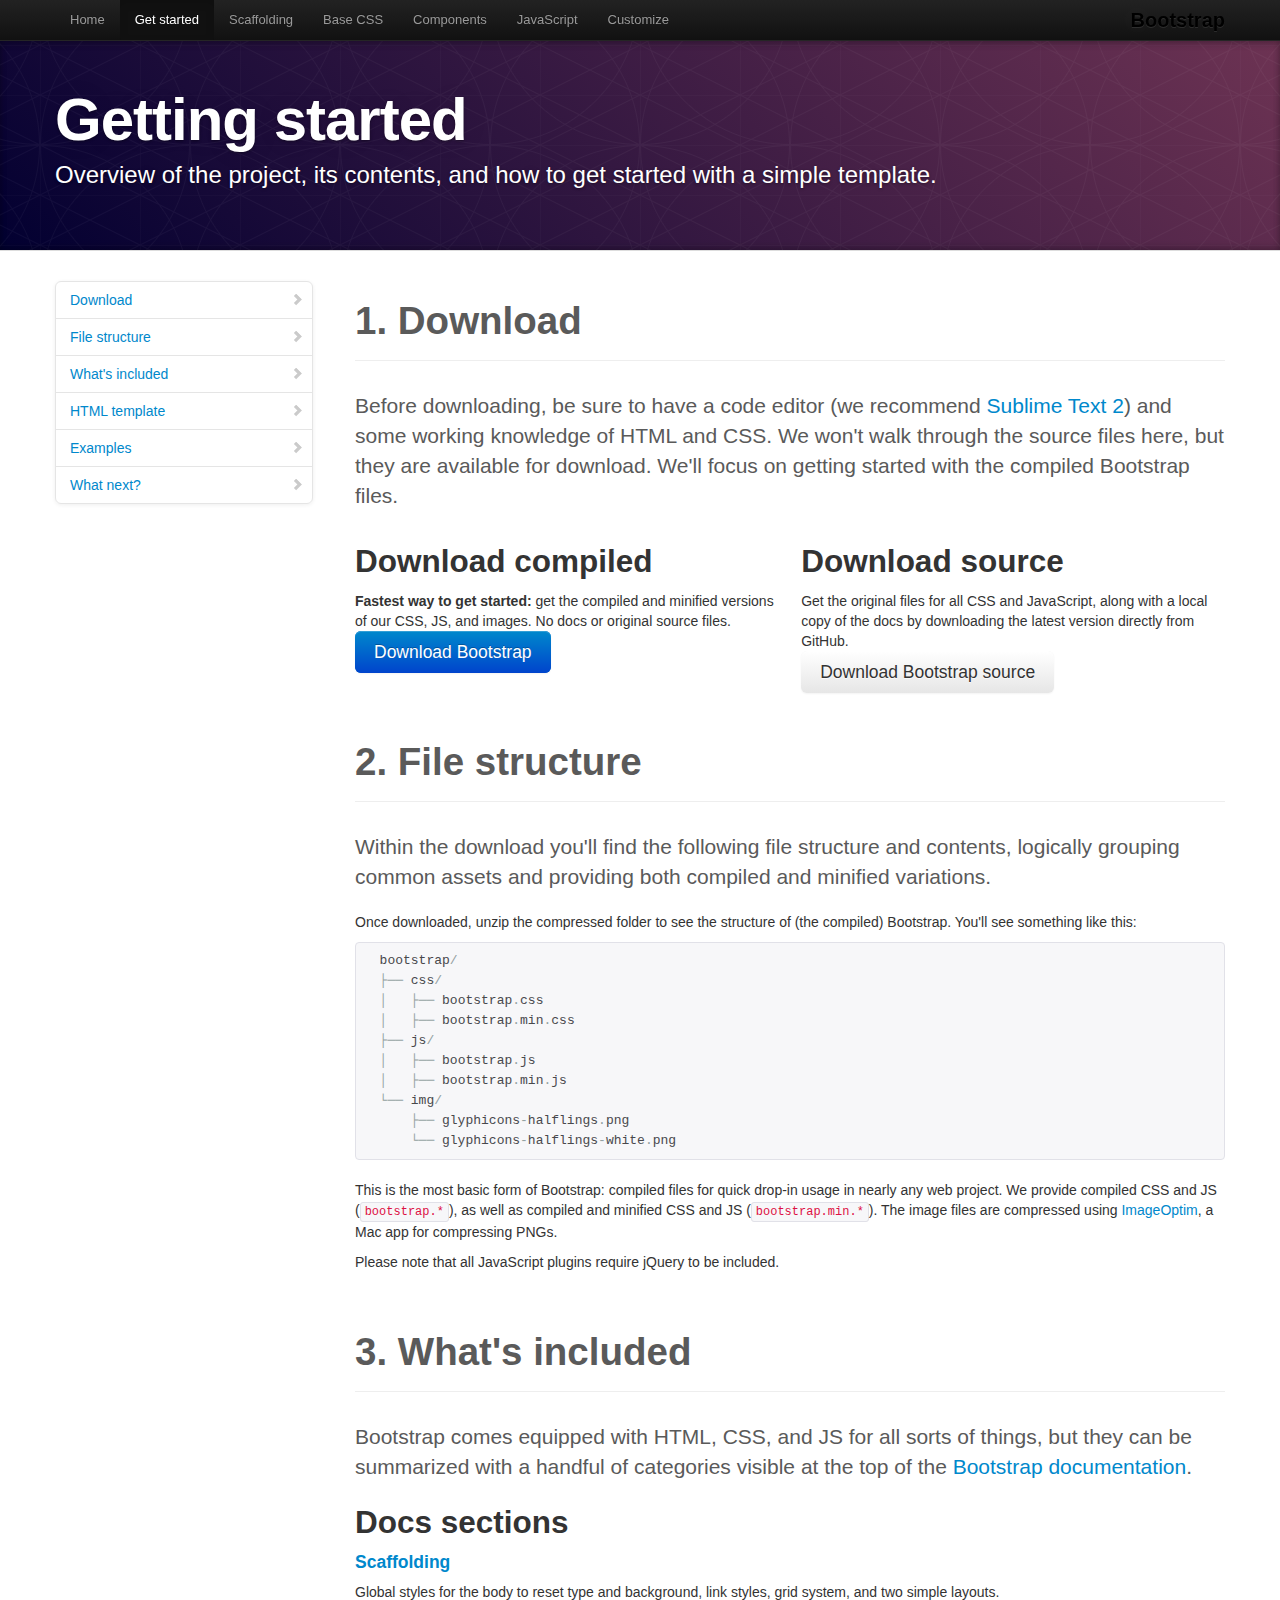
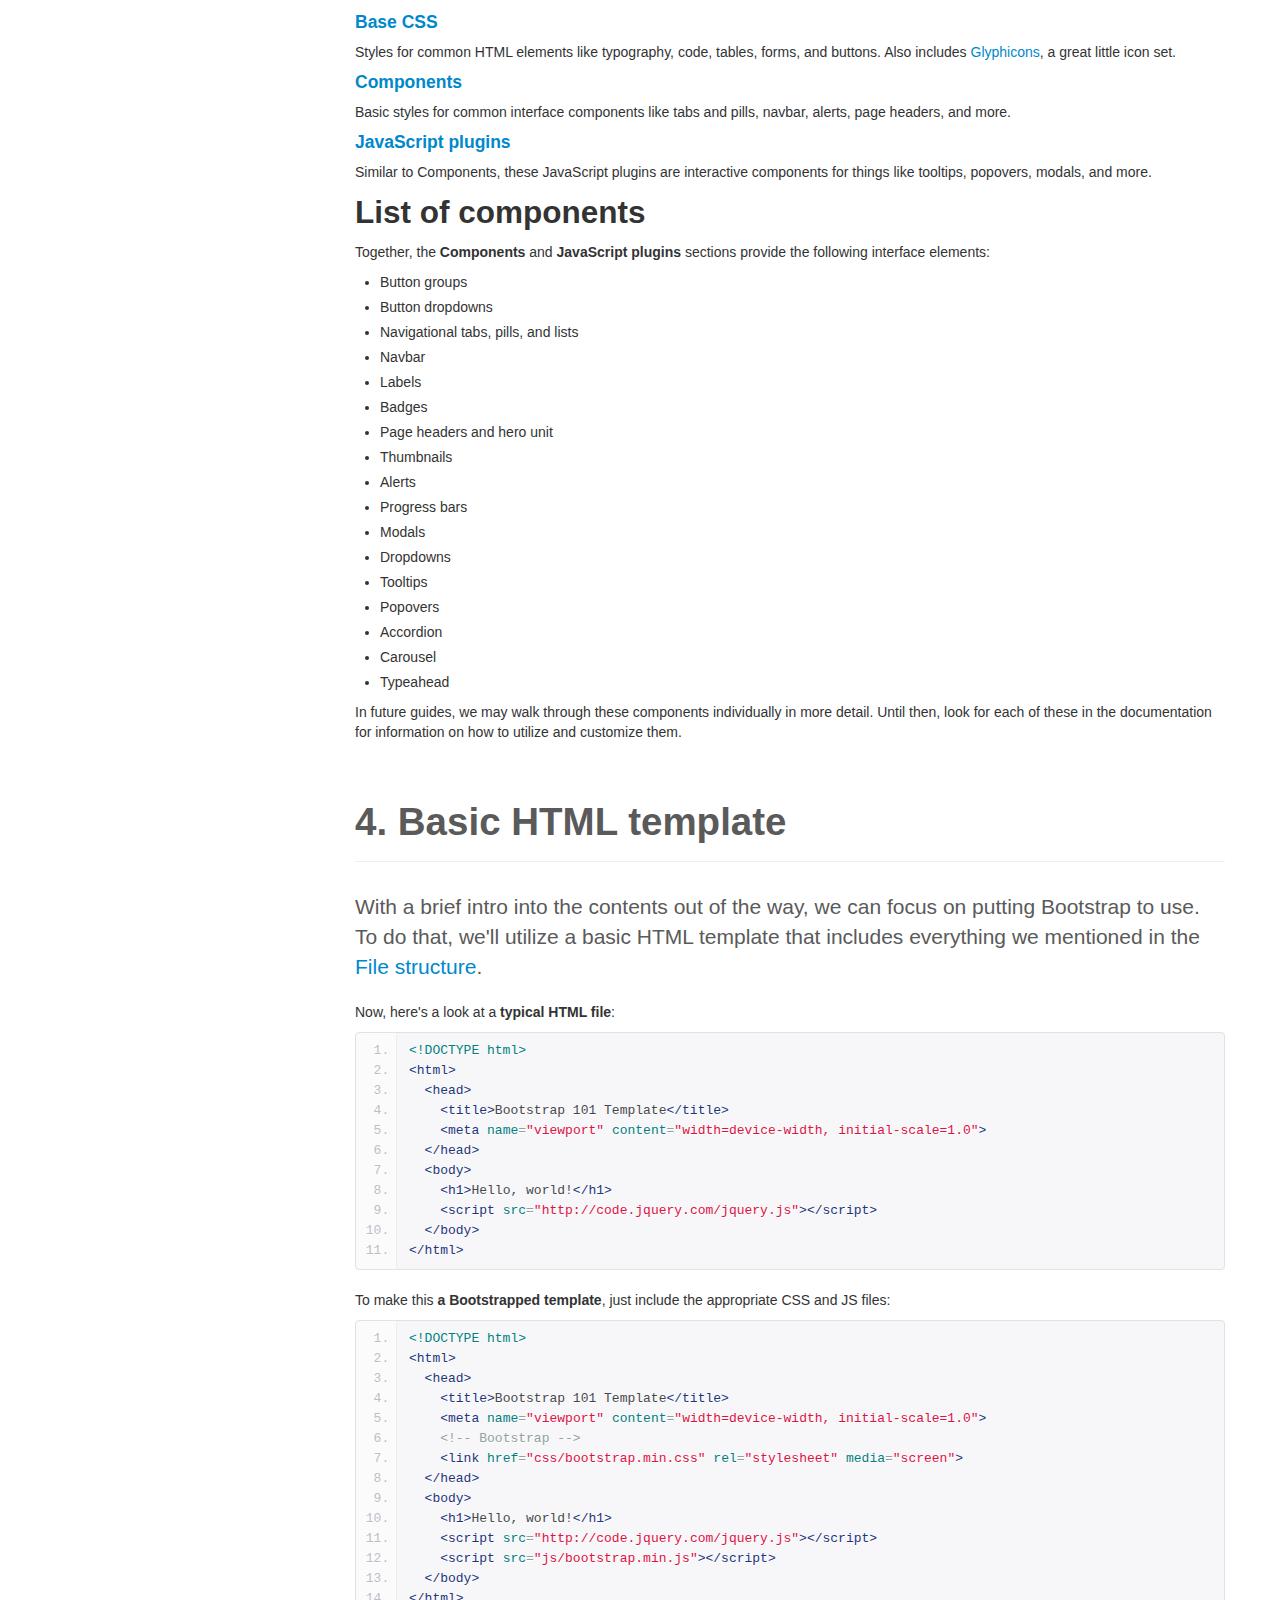
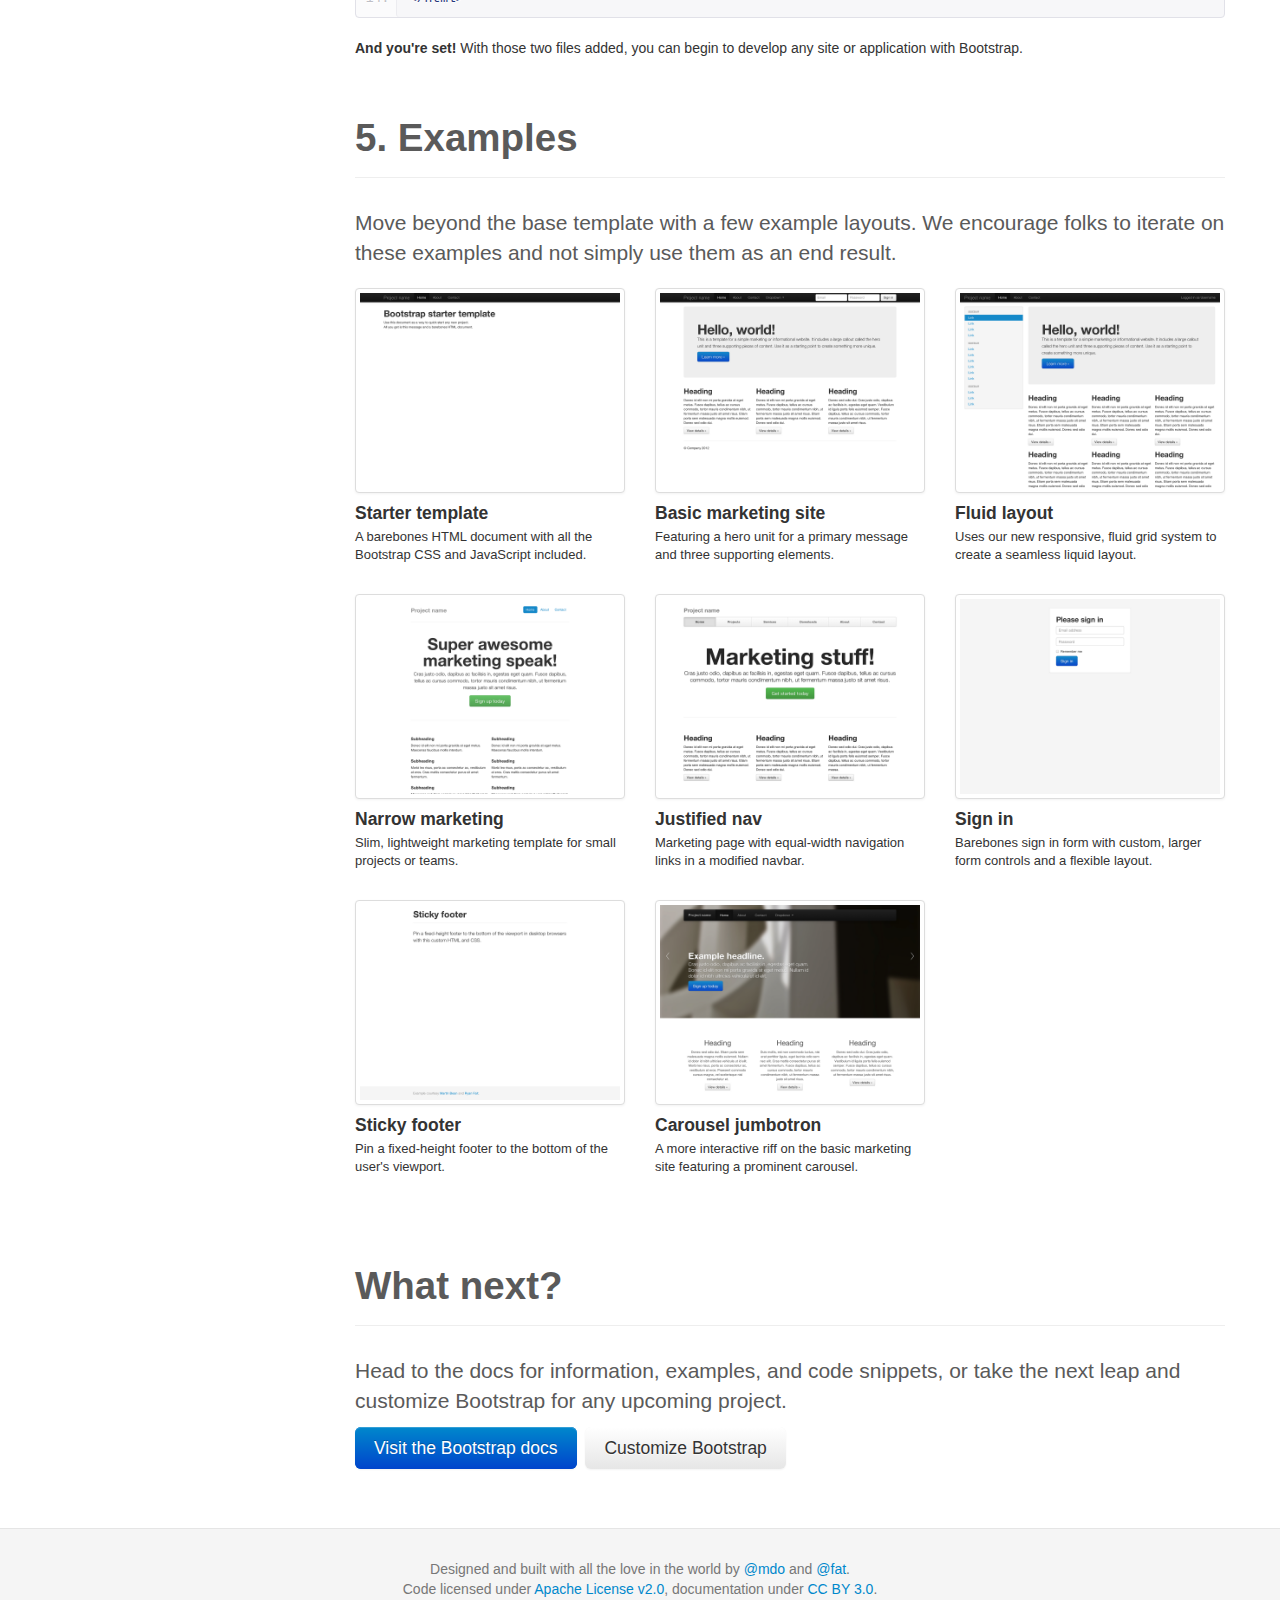
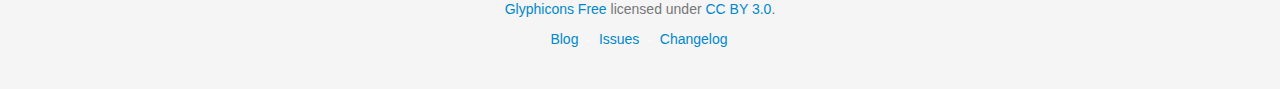
<file: bootstrap-2.3.2/docs/getting-started.html>
<!DOCTYPE html>
<html lang="en">
  <head>
    <meta charset="utf-8">
    <title>Getting · Bootstrap</title>
    <meta name="viewport" content="width=device-width, initial-scale=1.0">
    <meta name="description" content="">
    <meta name="author" content="">

    <!-- Le styles -->
    <link href="assets/css/bootstrap.css" rel="stylesheet">
    <link href="assets/css/bootstrap-responsive.css" rel="stylesheet">
    <link href="assets/css/docs.css" rel="stylesheet">
    <link href="assets/js/google-code-prettify/prettify.css" rel="stylesheet">

    <!-- Le HTML5 shim, for IE6-8 support of HTML5 elements -->
    <!--[if lt IE 9]>
      <script src="assets/js/html5shiv.js"></script>
    <![endif]-->

    <!-- Le fav and touch icons -->
    <link rel="apple-touch-icon-precomposed" sizes="144x144" href="assets/ico/apple-touch-icon-144-precomposed.png">
    <link rel="apple-touch-icon-precomposed" sizes="114x114" href="assets/ico/apple-touch-icon-114-precomposed.png">
      <link rel="apple-touch-icon-precomposed" sizes="72x72" href="assets/ico/apple-touch-icon-72-precomposed.png">
                    <link rel="apple-touch-icon-precomposed" href="assets/ico/apple-touch-icon-57-precomposed.png">
                                   <link rel="shortcut icon" href="assets/ico/favicon.png">

    <script type="text/javascript">
      var _gaq = _gaq || [];
      _gaq.push(['_setAccount', 'UA-146052-10']);
      _gaq.push(['_trackPageview']);
      (function() {
        var ga = document.createElement('script'); ga.type = 'text/javascript'; ga.async = true;
        ga.src = ('https:' == document.location.protocol ? 'https://ssl' : 'http://www') + '.google-analytics.com/ga.js';
        var s = document.getElementsByTagName('script')[0]; s.parentNode.insertBefore(ga, s);
      })();
    </script>
  </head>

  <body data-spy="scroll" data-target=".bs-docs-sidebar">

    <!-- Navbar
    ================================================== -->
    <div class="navbar navbar-inverse navbar-fixed-top">
      <div class="navbar-inner">
        <div class="container">
          <button type="button" class="btn btn-navbar" data-toggle="collapse" data-target=".nav-collapse">
            <span class="icon-bar"></span>
            <span class="icon-bar"></span>
            <span class="icon-bar"></span>
          </button>
          <a class="brand" href="./index.html">Bootstrap</a>
          <div class="nav-collapse collapse">
            <ul class="nav">
              <li class="">
                <a href="./index.html">Home</a>
              </li>
              <li class="active">
                <a href="./getting-started.html">Get started</a>
              </li>
              <li class="">
                <a href="./scaffolding.html">Scaffolding</a>
              </li>
              <li class="">
                <a href="./base-css.html">Base CSS</a>
              </li>
              <li class="">
                <a href="./components.html">Components</a>
              </li>
              <li class="">
                <a href="./javascript.html">JavaScript</a>
              </li>
              <li class="">
                <a href="./customize.html">Customize</a>
              </li>
            </ul>
          </div>
        </div>
      </div>
    </div>

<!-- Subhead
================================================== -->
<header class="jumbotron subhead" id="overview">
  <div class="container">
    <h1>Getting started</h1>
    <p class="lead">Overview of the project, its contents, and how to get started with a simple template.</p>
  </div>
</header>


  <div class="container">

    <!-- Docs nav
    ================================================== -->
    <div class="row">
      <div class="span3 bs-docs-sidebar">
        <ul class="nav nav-list bs-docs-sidenav">
          <li><a href="#download-bootstrap"><i class="icon-chevron-right"></i> Download</a></li>
          <li><a href="#file-structure"><i class="icon-chevron-right"></i> File structure</a></li>
          <li><a href="#contents"><i class="icon-chevron-right"></i> What's included</a></li>
          <li><a href="#html-template"><i class="icon-chevron-right"></i> HTML template</a></li>
          <li><a href="#examples"><i class="icon-chevron-right"></i> Examples</a></li>
          <li><a href="#what-next"><i class="icon-chevron-right"></i> What next?</a></li>
        </ul>
      </div>
      <div class="span9">



        <!-- Download
        ================================================== -->
        <section id="download-bootstrap">
          <div class="page-header">
            <h1>1. Download</h1>
          </div>
          <p class="lead">Before downloading, be sure to have a code editor (we recommend <a href="http://sublimetext.com/2">Sublime Text 2</a>) and some working knowledge of HTML and CSS. We won't walk through the source files here, but they are available for download. We'll focus on getting started with the compiled Bootstrap files.</p>

          <div class="row-fluid">
            <div class="span6">
              <h2>Download compiled</h2>
              <p><strong>Fastest way to get started:</strong> get the compiled and minified versions of our CSS, JS, and images. No docs or original source files.</p>
              <p><a class="btn btn-large btn-primary" href="assets/bootstrap.zip" onclick="_gaq.push(['_trackEvent', 'Getting started', 'Download', 'Download compiled']);">Download Bootstrap</a></p>
            </div>
            <div class="span6">
              <h2>Download source</h2>
              <p>Get the original files for all CSS and JavaScript, along with a local copy of the docs by downloading the latest version directly from GitHub.</p>
              <p><a class="btn btn-large" href="https://github.com/twbs/bootstrap/zipball/master" >Download Bootstrap source</a></p>
            </div>
          </div>
        </section>



        <!-- File structure
        ================================================== -->
        <section id="file-structure">
          <div class="page-header">
            <h1>2. File structure</h1>
          </div>
          <p class="lead">Within the download you'll find the following file structure and contents, logically grouping common assets and providing both compiled and minified variations.</p>
          <p>Once downloaded, unzip the compressed folder to see the structure of (the compiled) Bootstrap. You'll see something like this:</p>
<pre class="prettyprint">
  bootstrap/
  ├── css/
  │   ├── bootstrap.css
  │   ├── bootstrap.min.css
  ├── js/
  │   ├── bootstrap.js
  │   ├── bootstrap.min.js
  └── img/
      ├── glyphicons-halflings.png
      └── glyphicons-halflings-white.png
</pre>
          <p>This is the most basic form of Bootstrap: compiled files for quick drop-in usage in nearly any web project. We provide compiled CSS and JS (<code>bootstrap.*</code>), as well as compiled and minified CSS and JS (<code>bootstrap.min.*</code>). The image files are compressed using <a href="http://imageoptim.com/">ImageOptim</a>, a Mac app for compressing PNGs.</p>
          <p>Please note that all JavaScript plugins require jQuery to be included.</p>
        </section>



        <!-- Contents
        ================================================== -->
        <section id="contents">
          <div class="page-header">
            <h1>3. What's included</h1>
          </div>
          <p class="lead">Bootstrap comes equipped with HTML, CSS, and JS for all sorts of things, but they can be summarized with a handful of categories visible at the top of the <a href="http://getbootstrap.com">Bootstrap documentation</a>.</p>

          <h2>Docs sections</h2>
          <h4><a href="http://twbs.github.com/bootstrap/scaffolding.html">Scaffolding</a></h4>
          <p>Global styles for the body to reset type and background, link styles, grid system, and two simple layouts.</p>
          <h4><a href="http://twbs.github.com/bootstrap/base-css.html">Base CSS</a></h4>
          <p>Styles for common HTML elements like typography, code, tables, forms, and buttons. Also includes <a href="http://glyphicons.com">Glyphicons</a>, a great little icon set.</p>
          <h4><a href="http://twbs.github.com/bootstrap/components.html">Components</a></h4>
          <p>Basic styles for common interface components like tabs and pills, navbar, alerts, page headers, and more.</p>
          <h4><a href="http://twbs.github.com/bootstrap/javascript.html">JavaScript plugins</a></h4>
          <p>Similar to Components, these JavaScript plugins are interactive components for things like tooltips, popovers, modals, and more.</p>

          <h2>List of components</h2>
          <p>Together, the <strong>Components</strong> and <strong>JavaScript plugins</strong> sections provide the following interface elements:</p>
          <ul>
            <li>Button groups</li>
            <li>Button dropdowns</li>
            <li>Navigational tabs, pills, and lists</li>
            <li>Navbar</li>
            <li>Labels</li>
            <li>Badges</li>
            <li>Page headers and hero unit</li>
            <li>Thumbnails</li>
            <li>Alerts</li>
            <li>Progress bars</li>
            <li>Modals</li>
            <li>Dropdowns</li>
            <li>Tooltips</li>
            <li>Popovers</li>
            <li>Accordion</li>
            <li>Carousel</li>
            <li>Typeahead</li>
          </ul>
          <p>In future guides, we may walk through these components individually in more detail. Until then, look for each of these in the documentation for information on how to utilize and customize them.</p>
        </section>



        <!-- HTML template
        ================================================== -->
        <section id="html-template">
          <div class="page-header">
            <h1>4. Basic HTML template</h1>
          </div>
          <p class="lead">With a brief intro into the contents out of the way, we can focus on putting Bootstrap to use. To do that, we'll utilize a basic HTML template that includes everything we mentioned in the <a href="./getting-started.html#file-structure">File structure</a>.</p>
          <p>Now, here's a look at a <strong>typical HTML file</strong>:</p>
<pre class="prettyprint linenums">
&lt;!DOCTYPE html&gt;
&lt;html&gt;
  &lt;head&gt;
    &lt;title&gt;Bootstrap 101 Template&lt;/title&gt;
    &lt;meta name="viewport" content="width=device-width, initial-scale=1.0"&gt;
  &lt;/head&gt;
  &lt;body&gt;
    &lt;h1&gt;Hello, world!&lt;/h1&gt;
    &lt;script src="http://code.jquery.com/jquery.js"&gt;&lt;/script&gt;
  &lt;/body&gt;
&lt;/html&gt;
</pre>
          <p>To make this <strong>a Bootstrapped template</strong>, just include the appropriate CSS and JS files:</p>
<pre class="prettyprint linenums">
&lt;!DOCTYPE html&gt;
&lt;html&gt;
  &lt;head&gt;
    &lt;title&gt;Bootstrap 101 Template&lt;/title&gt;
    &lt;meta name="viewport" content="width=device-width, initial-scale=1.0"&gt;
    &lt;!-- Bootstrap --&gt;
    &lt;link href="css/bootstrap.min.css" rel="stylesheet" media="screen"&gt;
  &lt;/head&gt;
  &lt;body&gt;
    &lt;h1&gt;Hello, world!&lt;/h1&gt;
    &lt;script src="http://code.jquery.com/jquery.js"&gt;&lt;/script&gt;
    &lt;script src="js/bootstrap.min.js"&gt;&lt;/script&gt;
  &lt;/body&gt;
&lt;/html&gt;
</pre>
          <p><strong>And you're set!</strong> With those two files added, you can begin to develop any site or application with Bootstrap.</p>
        </section>



        <!-- Examples
        ================================================== -->
        <section id="examples">
          <div class="page-header">
            <h1>5. Examples</h1>
          </div>
          <p class="lead">Move beyond the base template with a few example layouts. We encourage folks to iterate on these examples and not simply use them as an end result.</p>
          <ul class="thumbnails bootstrap-examples">
            <li class="span3">
              <a class="thumbnail" href="examples/starter-template.html">
                <img src="assets/img/examples/bootstrap-example-starter.png" alt="">
              </a>
              <h4>Starter template</h4>
              <p>A barebones HTML document with all the Bootstrap CSS and JavaScript included.</p>
            </li>
            <li class="span3">
              <a class="thumbnail" href="examples/hero.html">
                <img src="assets/img/examples/bootstrap-example-marketing.png" alt="">
              </a>
              <h4>Basic marketing site</h4>
              <p>Featuring a hero unit for a primary message and three supporting elements.</p>
            </li>
            <li class="span3">
              <a class="thumbnail" href="examples/fluid.html">
                <img src="assets/img/examples/bootstrap-example-fluid.png" alt="">
              </a>
              <h4>Fluid layout</h4>
              <p>Uses our new responsive, fluid grid system to create a seamless liquid layout.</p>
            </li>

            <li class="span3">
              <a class="thumbnail" href="examples/marketing-narrow.html">
                <img src="assets/img/examples/bootstrap-example-marketing-narrow.png" alt="">
              </a>
              <h4>Narrow marketing</h4>
              <p>Slim, lightweight marketing template for small projects or teams.</p>
            </li>
            <li class="span3">
              <a class="thumbnail" href="examples/justified-nav.html">
                <img src="assets/img/examples/bootstrap-example-justified-nav.png" alt="">
              </a>
              <h4>Justified nav</h4>
              <p>Marketing page with equal-width navigation links in a modified navbar.</p>
            </li>
            <li class="span3">
              <a class="thumbnail" href="examples/signin.html">
                <img src="assets/img/examples/bootstrap-example-signin.png" alt="">
              </a>
              <h4>Sign in</h4>
              <p>Barebones sign in form with custom, larger form controls and a flexible layout.</p>
            </li>

            <li class="span3">
              <a class="thumbnail" href="examples/sticky-footer.html">
                <img src="assets/img/examples/bootstrap-example-sticky-footer.png" alt="">
              </a>
              <h4>Sticky footer</h4>
              <p>Pin a fixed-height footer to the bottom of the user's viewport.</p>
            </li>
            <li class="span3">
              <a class="thumbnail" href="examples/carousel.html">
                <img src="assets/img/examples/bootstrap-example-carousel.png" alt="">
              </a>
              <h4>Carousel jumbotron</h4>
              <p>A more interactive riff on the basic marketing site featuring a prominent carousel.</p>
            </li>
          </ul>
        </section>




        <!-- Next
        ================================================== -->
        <section id="what-next">
          <div class="page-header">
            <h1>What next?</h1>
          </div>
          <p class="lead">Head to the docs for information, examples, and code snippets, or take the next leap and customize Bootstrap for any upcoming project.</p>
          <a class="btn btn-large btn-primary" href="./scaffolding.html" onclick="_gaq.push(['_trackEvent', 'Getting started', 'Next steps', 'Visit docs']);">Visit the Bootstrap docs</a>
          <a class="btn btn-large" href="./customize.html" style="margin-left: 5px;" onclick="_gaq.push(['_trackEvent', 'Getting started', 'Next steps', 'Customize']);">Customize Bootstrap</a>
        </section>




      </div>
    </div>

  </div>



    <!-- Footer
    ================================================== -->
    <footer class="footer">
      <div class="container">
        <p>Designed and built with all the love in the world by <a href="http://twitter.com/mdo" target="_blank">@mdo</a> and <a href="http://twitter.com/fat" target="_blank">@fat</a>.</p>
        <p>Code licensed under <a href="http://www.apache.org/licenses/LICENSE-2.0" target="_blank">Apache License v2.0</a>, documentation under <a href="http://creativecommons.org/licenses/by/3.0/">CC BY 3.0</a>.</p>
        <p><a href="http://glyphicons.com">Glyphicons Free</a> licensed under <a href="http://creativecommons.org/licenses/by/3.0/">CC BY 3.0</a>.</p>
        <ul class="footer-links">
          <li><a href="http://blog.getbootstrap.com">Blog</a></li>
          <li class="muted">&middot;</li>
          <li><a href="https://github.com/twbs/bootstrap/issues?state=open">Issues</a></li>
          <li class="muted">&middot;</li>
          <li><a href="https://github.com/twbs/bootstrap/releases">Changelog</a></li>
        </ul>
      </div>
    </footer>



    <!-- Le javascript
    ================================================== -->
    <!-- Placed at the end of the document so the pages load faster -->
    <script type="text/javascript" src="http://platform.twitter.com/widgets.js"></script>
    <script src="assets/js/jquery.js"></script>
    <script src="assets/js/bootstrap-transition.js"></script>
    <script src="assets/js/bootstrap-alert.js"></script>
    <script src="assets/js/bootstrap-modal.js"></script>
    <script src="assets/js/bootstrap-dropdown.js"></script>
    <script src="assets/js/bootstrap-scrollspy.js"></script>
    <script src="assets/js/bootstrap-tab.js"></script>
    <script src="assets/js/bootstrap-tooltip.js"></script>
    <script src="assets/js/bootstrap-popover.js"></script>
    <script src="assets/js/bootstrap-button.js"></script>
    <script src="assets/js/bootstrap-collapse.js"></script>
    <script src="assets/js/bootstrap-carousel.js"></script>
    <script src="assets/js/bootstrap-typeahead.js"></script>
    <script src="assets/js/bootstrap-affix.js"></script>

    <script src="assets/js/holder/holder.js"></script>
    <script src="assets/js/google-code-prettify/prettify.js"></script>

    <script src="assets/js/application.js"></script>


    <!-- Analytics
    ================================================== -->
    <script>
      var _gauges = _gauges || [];
      (function() {
        var t   = document.createElement('script');
        t.type  = 'text/javascript';
        t.async = true;
        t.id    = 'gauges-tracker';
        t.setAttribute('data-site-id', '4f0dc9fef5a1f55508000013');
        t.src = '//secure.gaug.es/track.js';
        var s = document.getElementsByTagName('script')[0];
        s.parentNode.insertBefore(t, s);
      })();
    </script>

  </body>
</html>
</file>
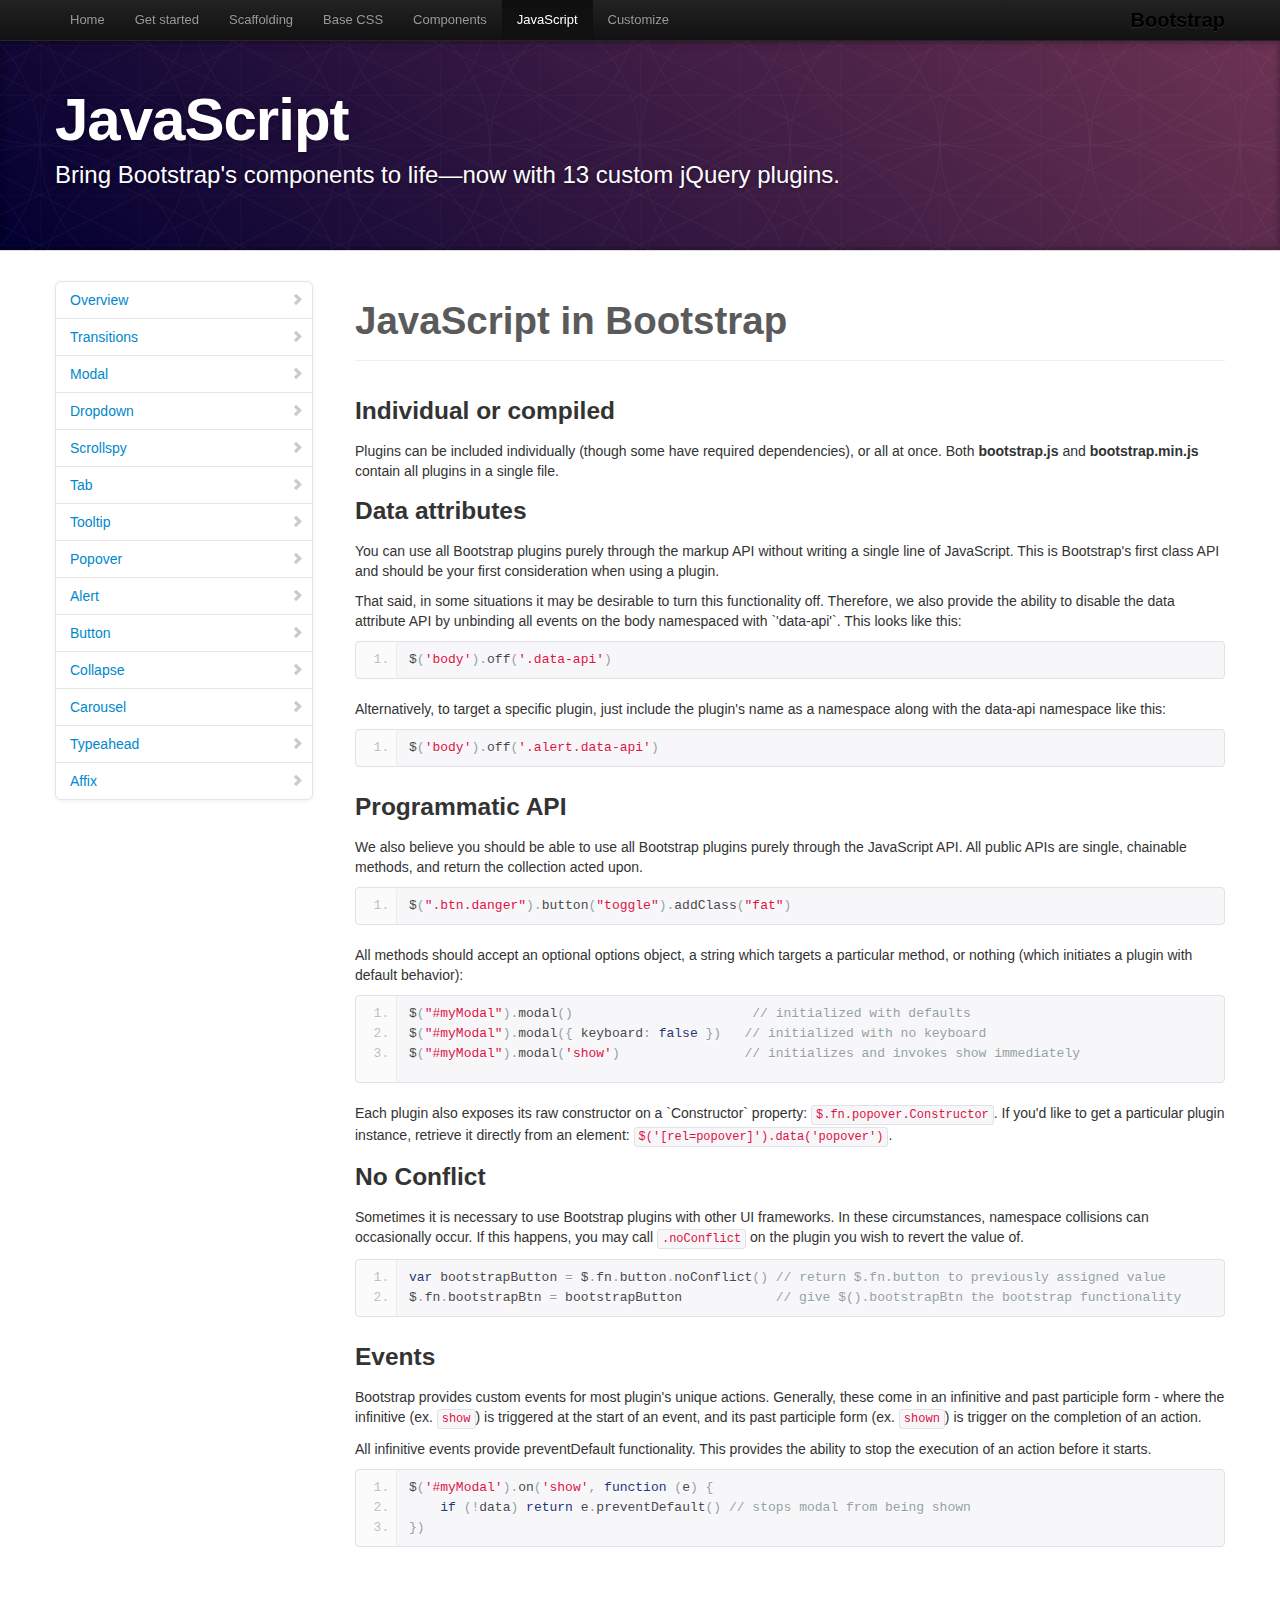
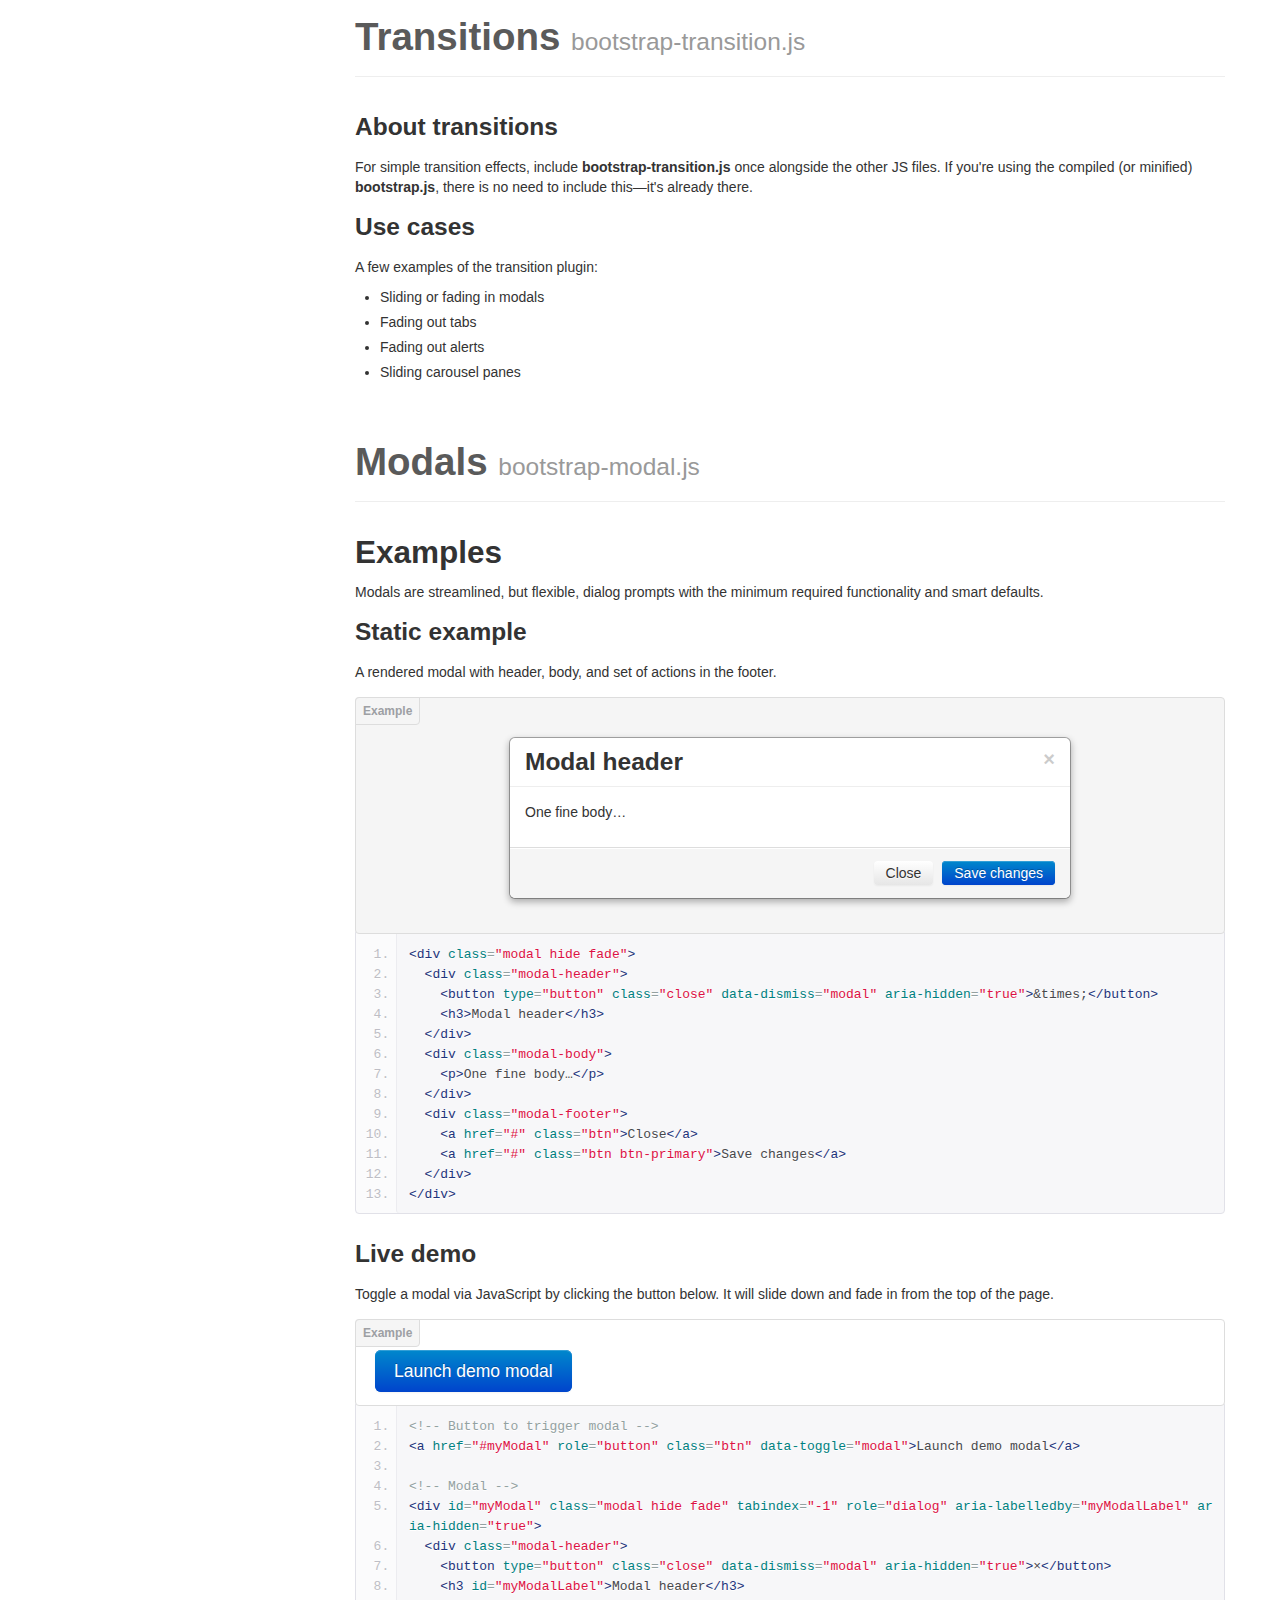
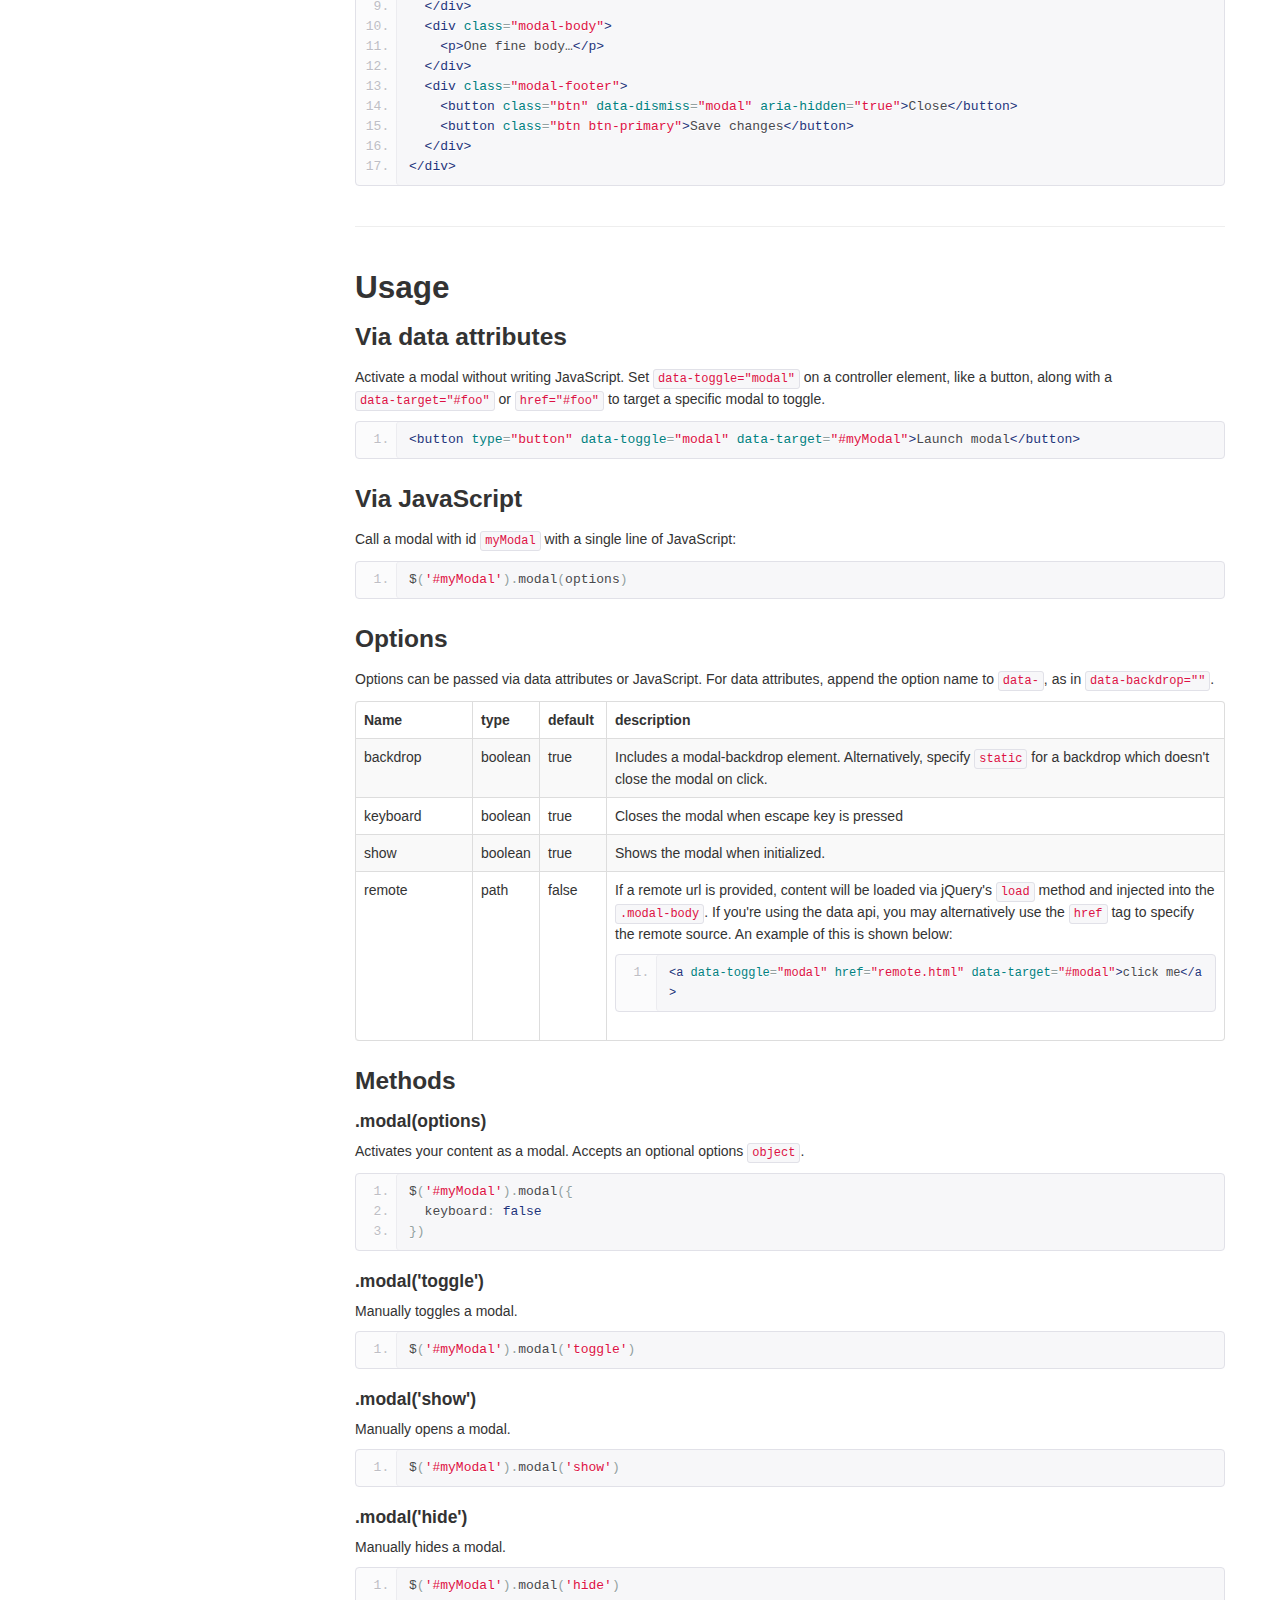
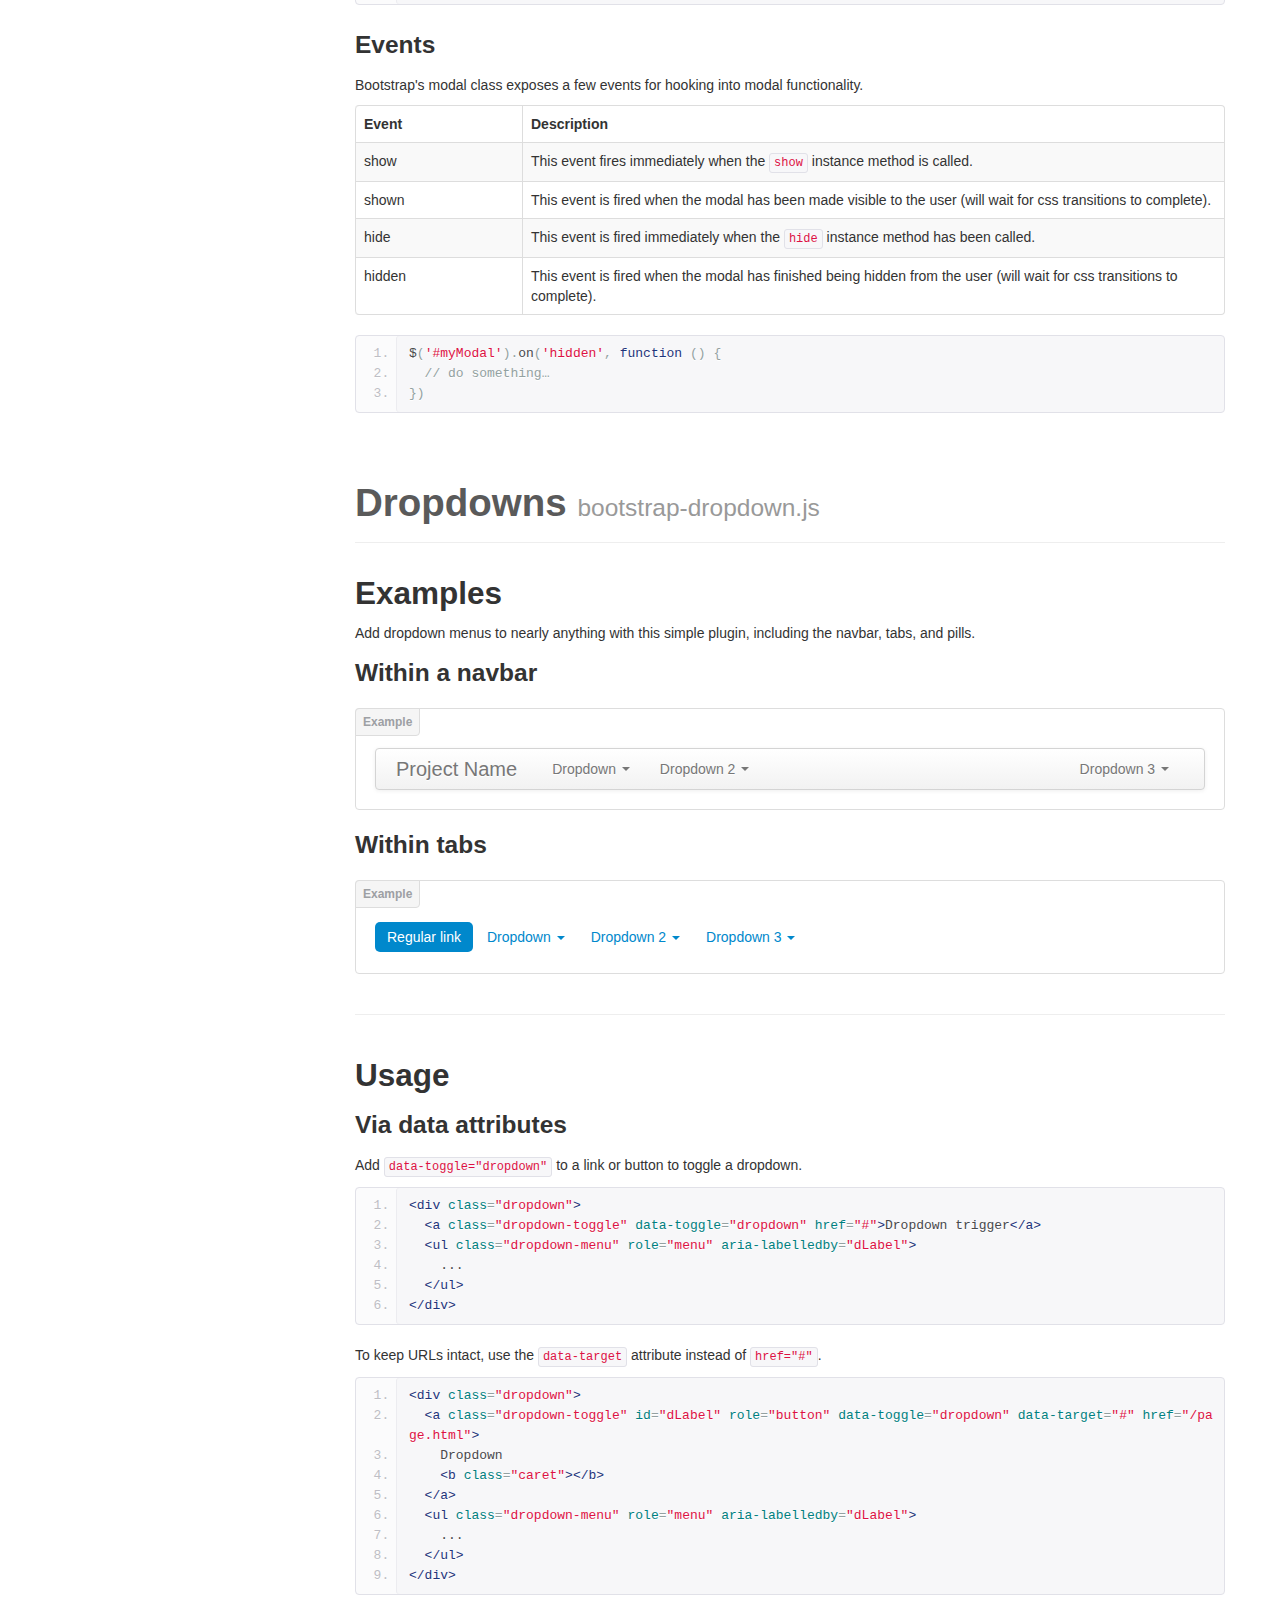
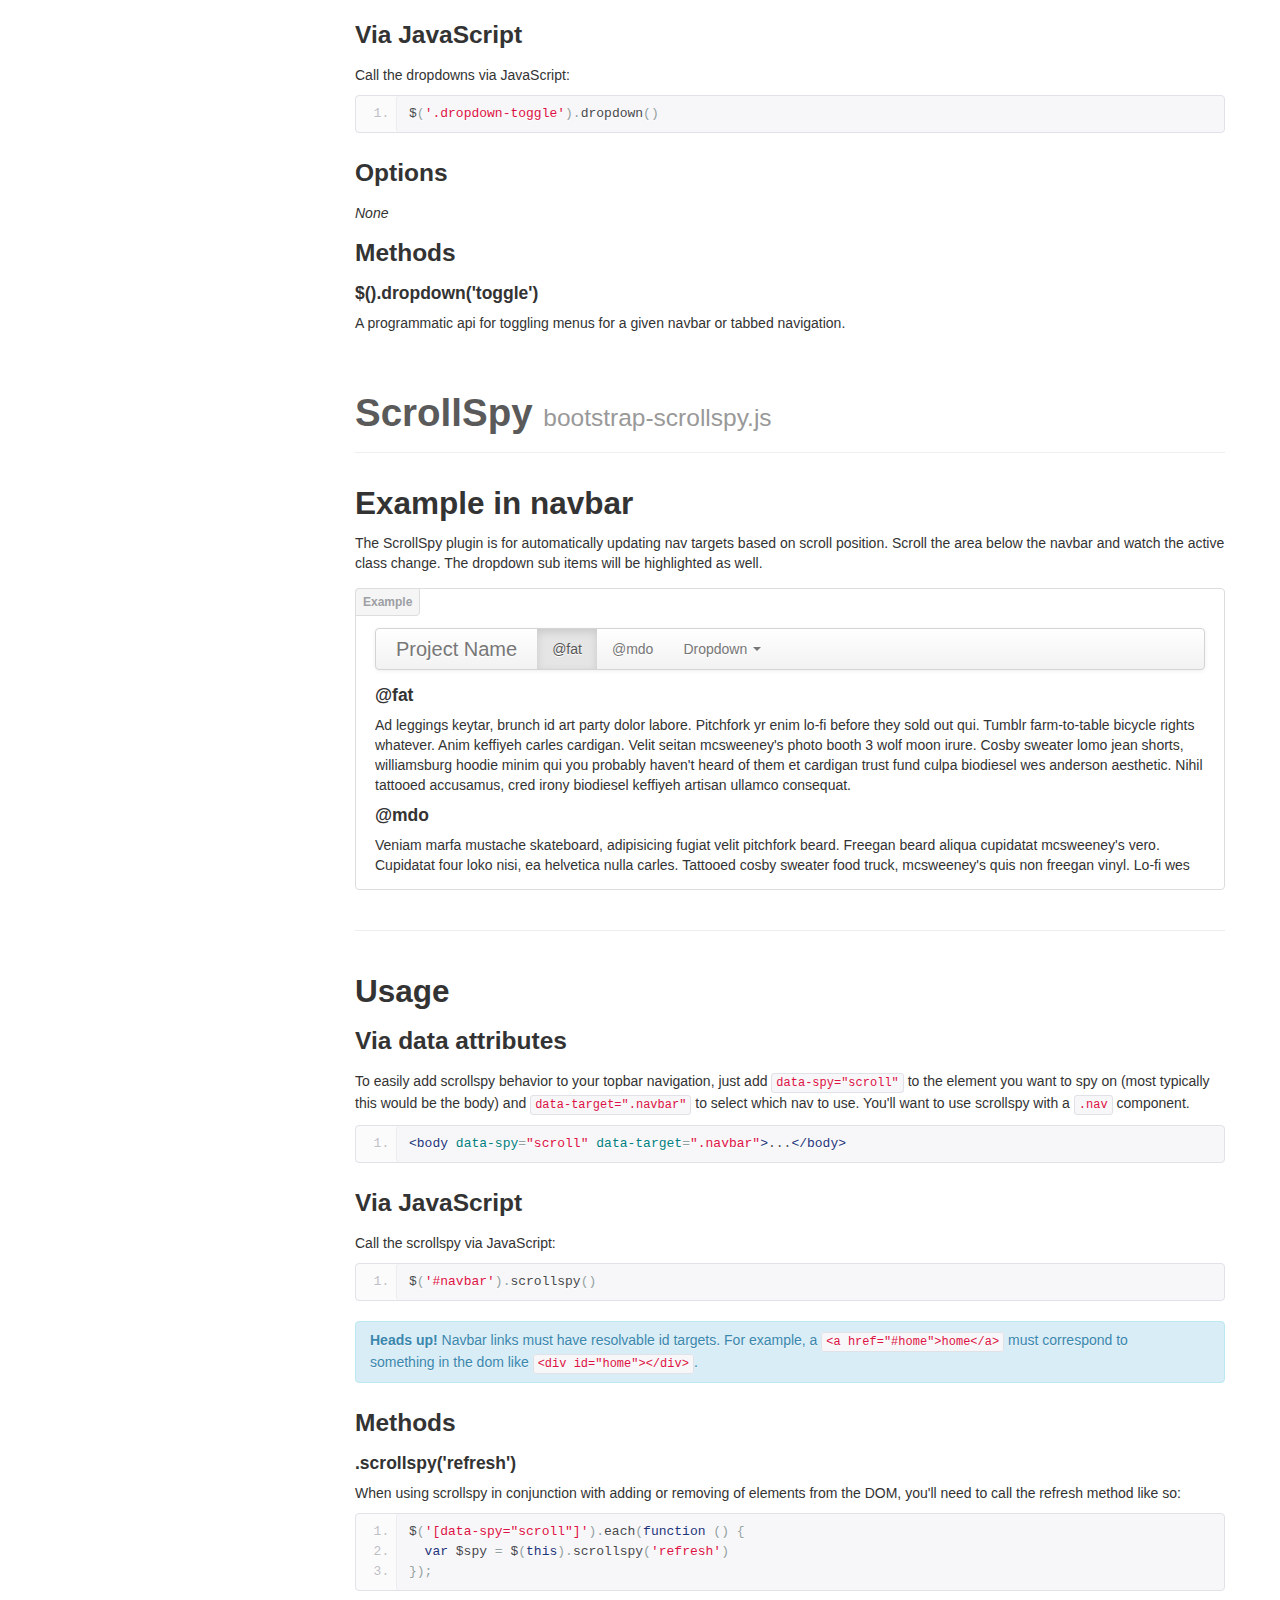
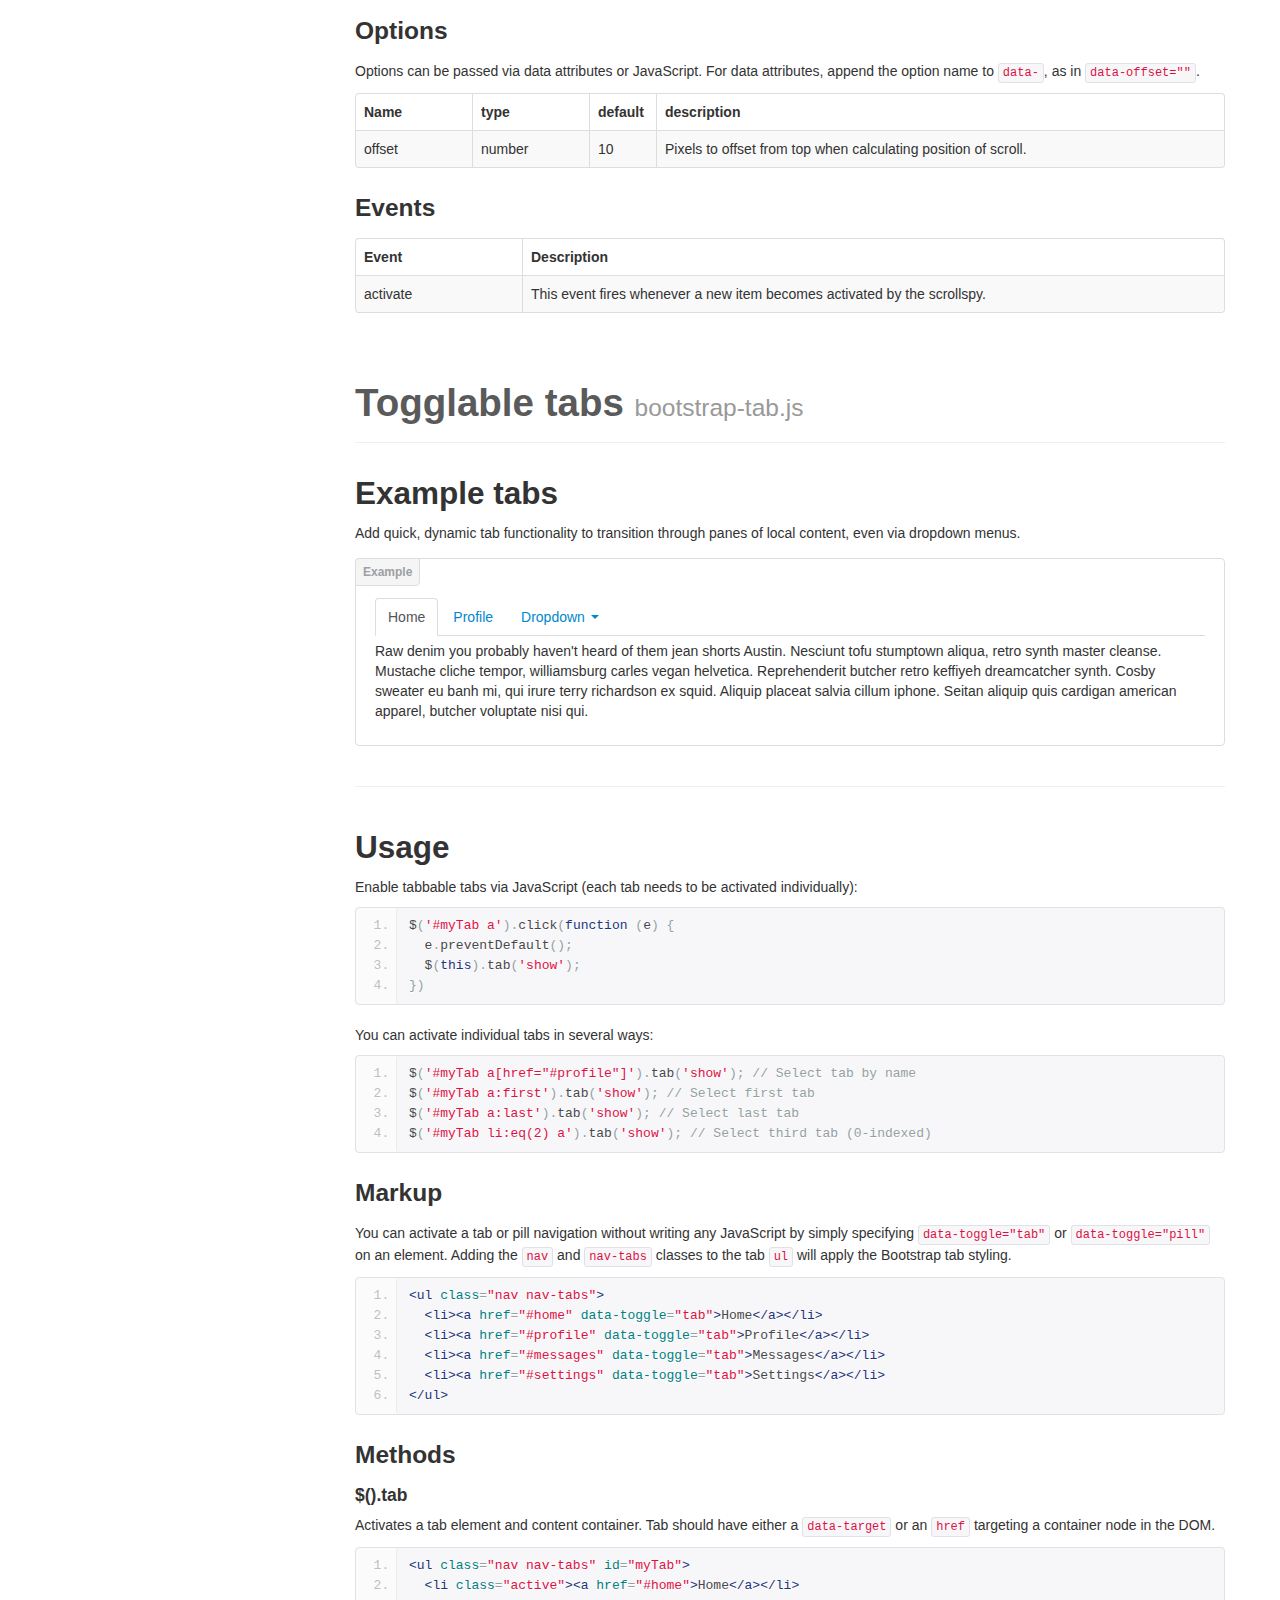
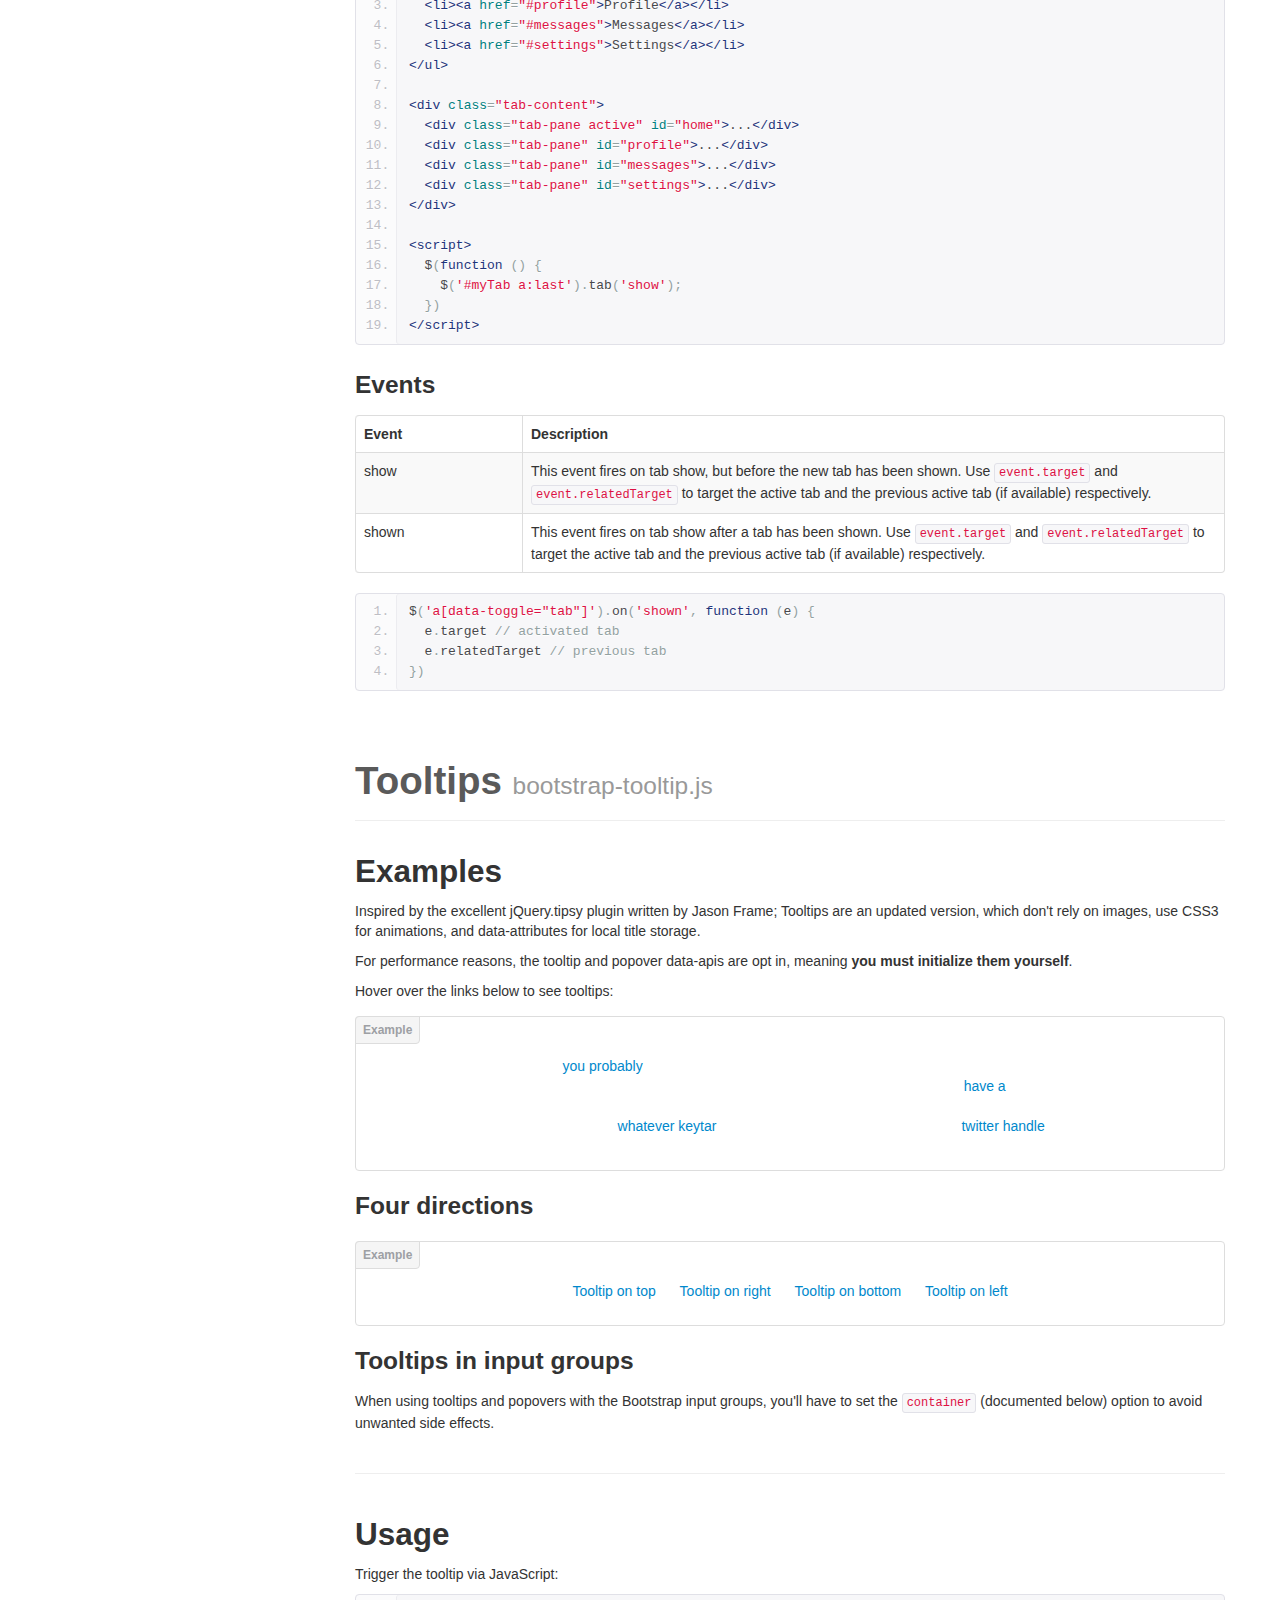
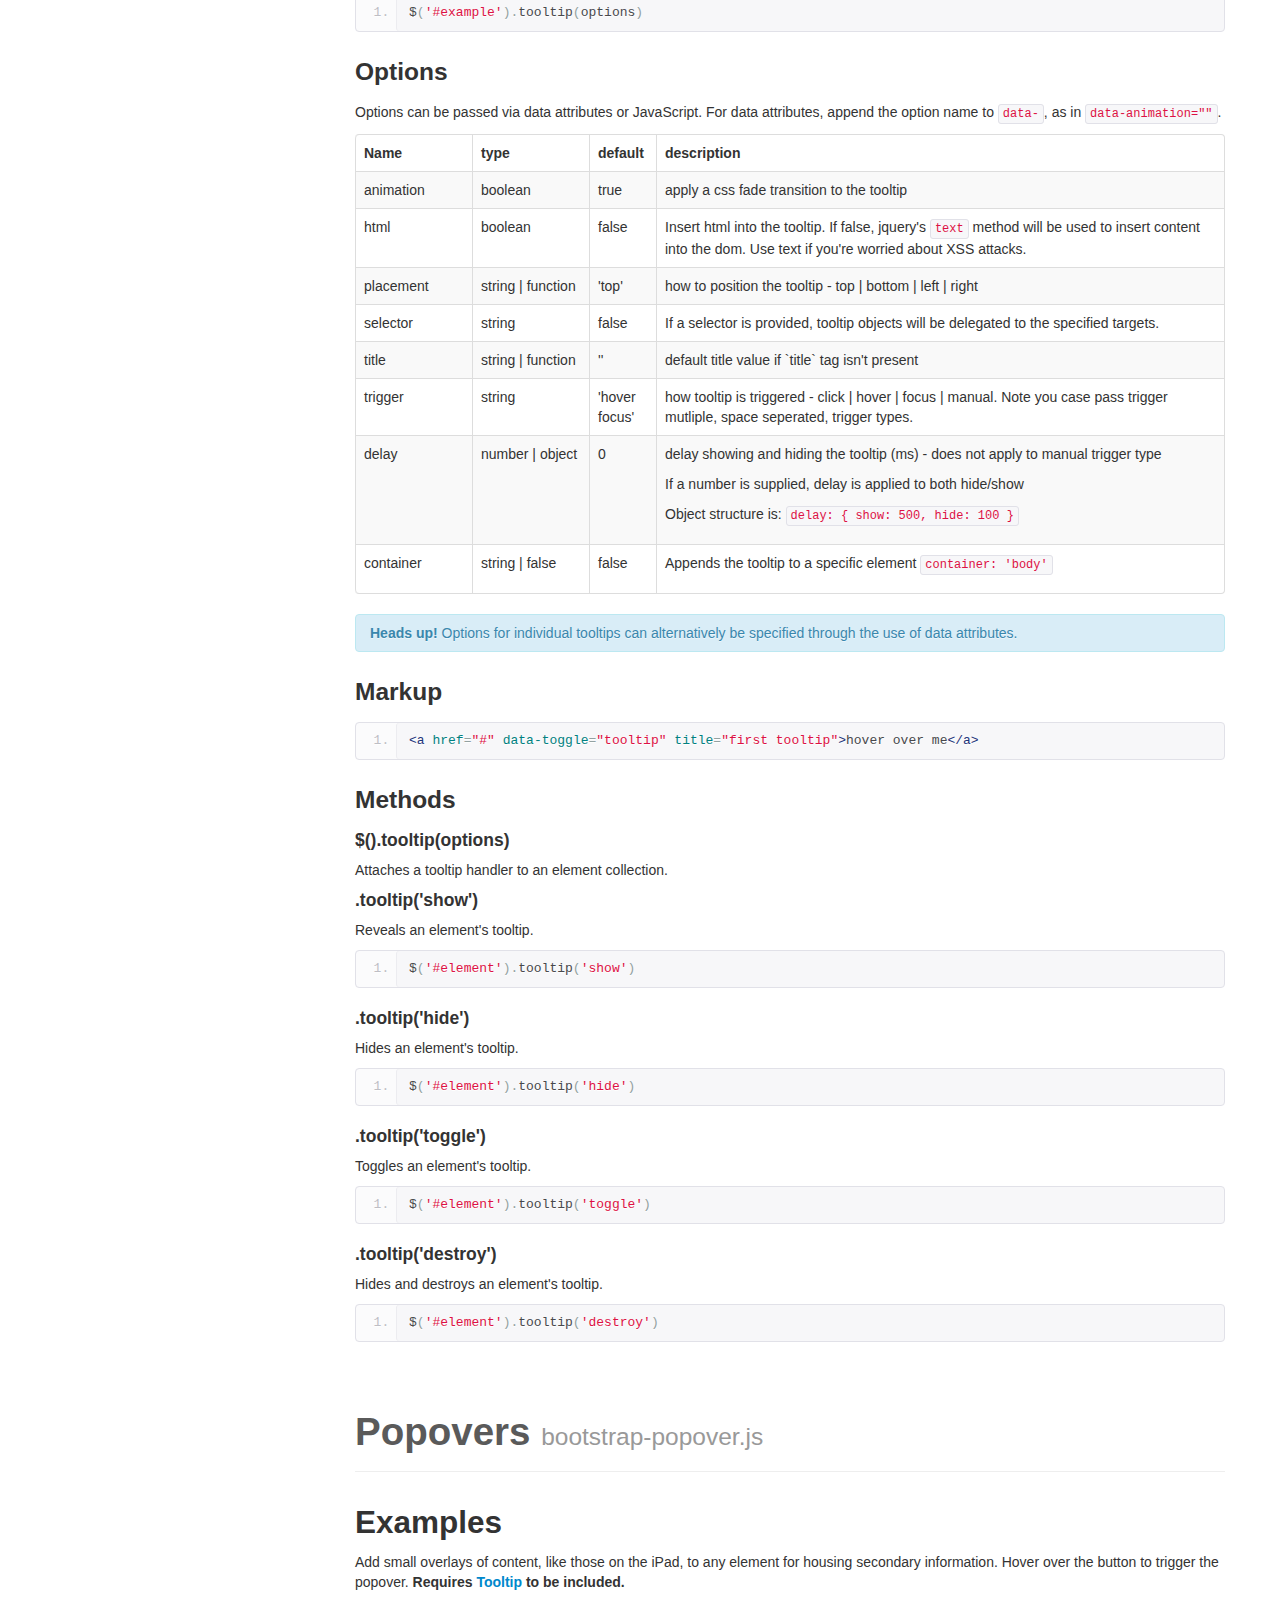
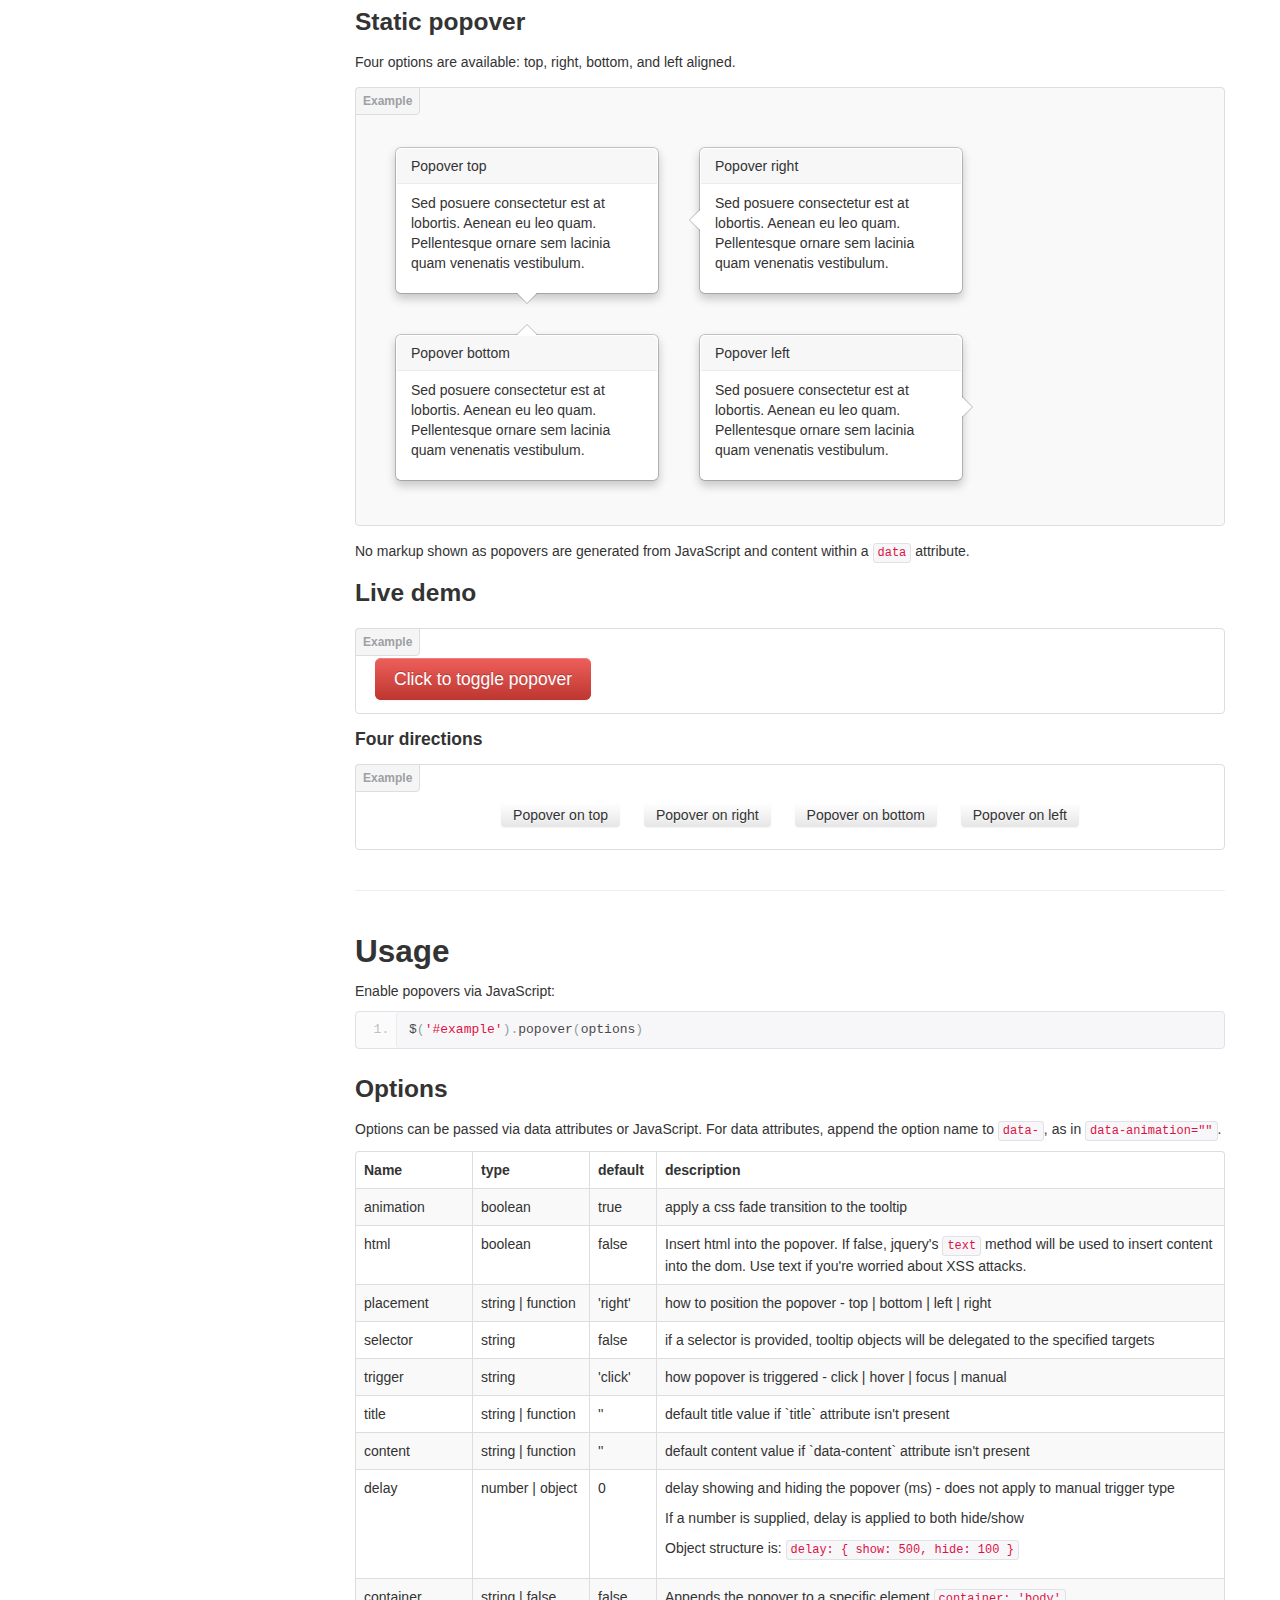
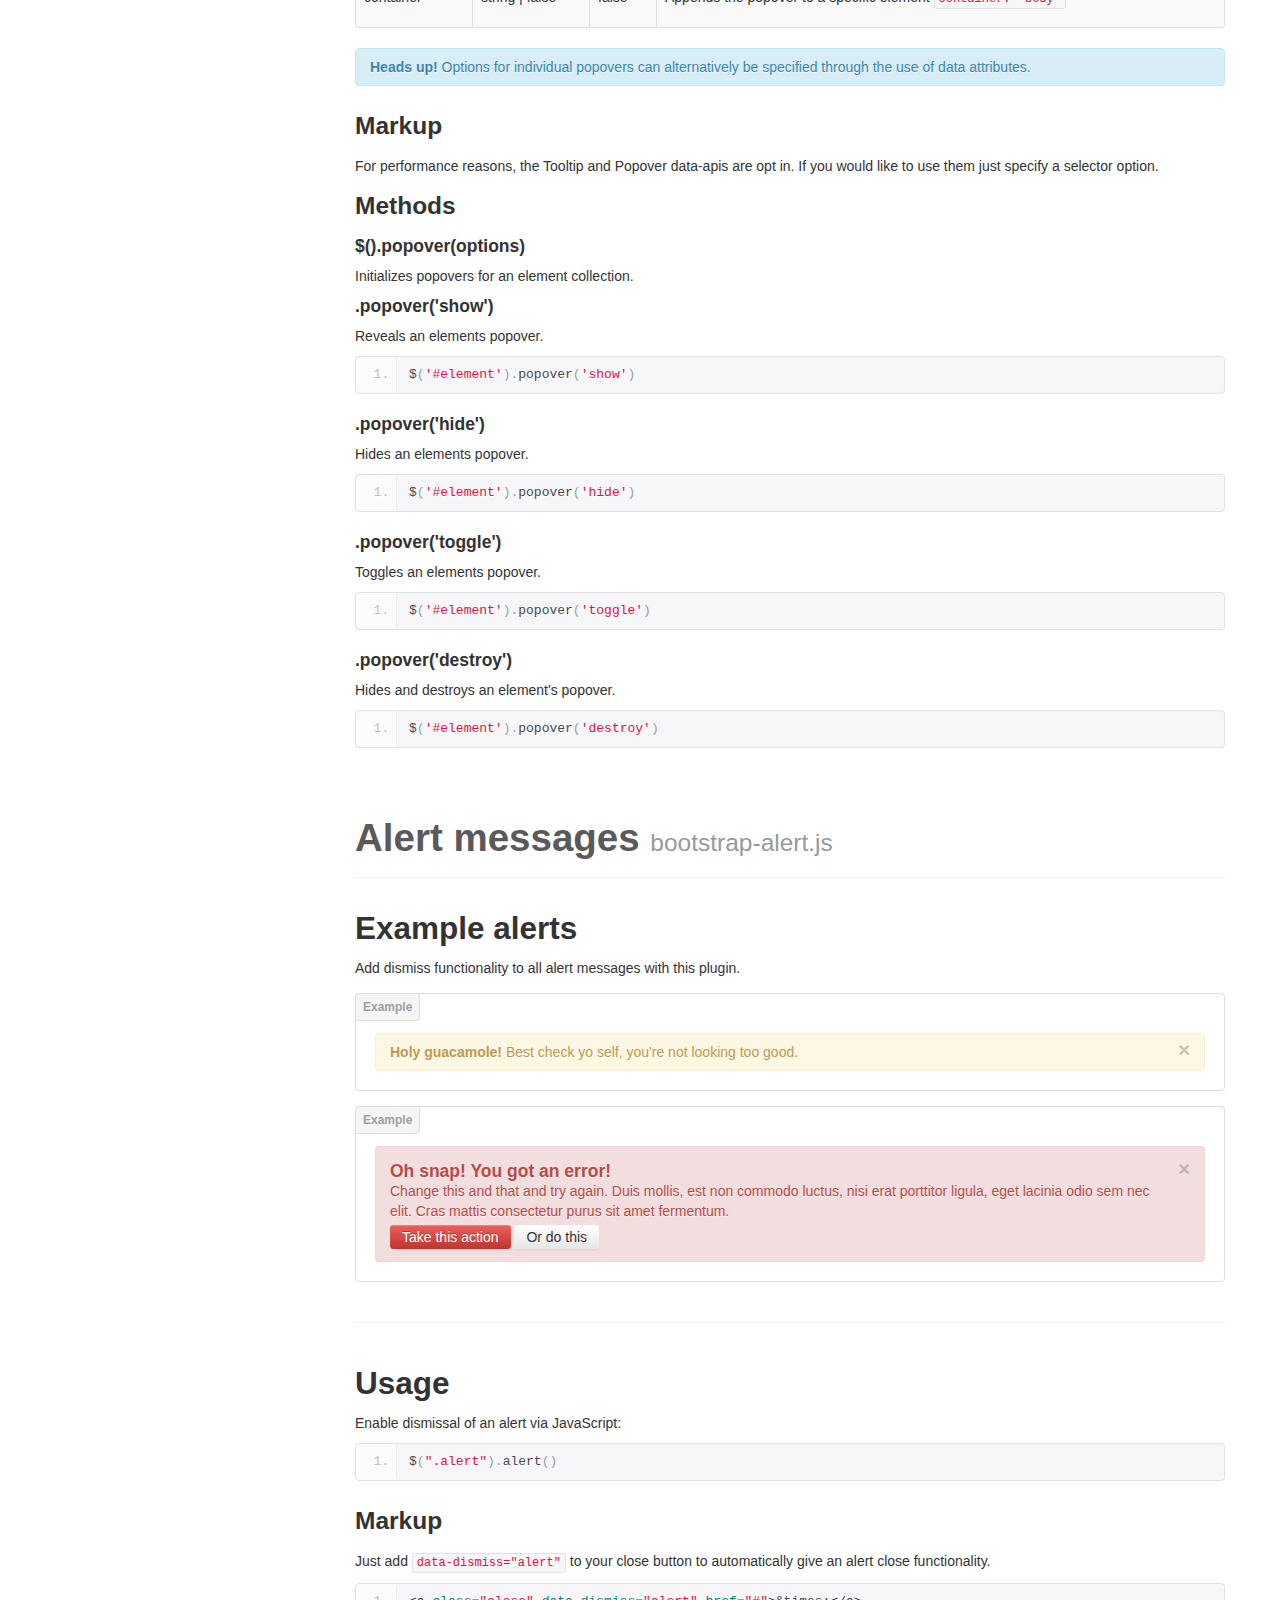
<file: bootstrap-2.3.2/docs/javascript.html>
<!DOCTYPE html>
<html lang="en">
  <head>
    <meta charset="utf-8">
    <title>Javascript · Bootstrap</title>
    <meta name="viewport" content="width=device-width, initial-scale=1.0">
    <meta name="description" content="">
    <meta name="author" content="">

    <!-- Le styles -->
    <link href="assets/css/bootstrap.css" rel="stylesheet">
    <link href="assets/css/bootstrap-responsive.css" rel="stylesheet">
    <link href="assets/css/docs.css" rel="stylesheet">
    <link href="assets/js/google-code-prettify/prettify.css" rel="stylesheet">

    <!-- Le HTML5 shim, for IE6-8 support of HTML5 elements -->
    <!--[if lt IE 9]>
      <script src="assets/js/html5shiv.js"></script>
    <![endif]-->

    <!-- Le fav and touch icons -->
    <link rel="apple-touch-icon-precomposed" sizes="144x144" href="assets/ico/apple-touch-icon-144-precomposed.png">
    <link rel="apple-touch-icon-precomposed" sizes="114x114" href="assets/ico/apple-touch-icon-114-precomposed.png">
      <link rel="apple-touch-icon-precomposed" sizes="72x72" href="assets/ico/apple-touch-icon-72-precomposed.png">
                    <link rel="apple-touch-icon-precomposed" href="assets/ico/apple-touch-icon-57-precomposed.png">
                                   <link rel="shortcut icon" href="assets/ico/favicon.png">

    <script type="text/javascript">
      var _gaq = _gaq || [];
      _gaq.push(['_setAccount', 'UA-146052-10']);
      _gaq.push(['_trackPageview']);
      (function() {
        var ga = document.createElement('script'); ga.type = 'text/javascript'; ga.async = true;
        ga.src = ('https:' == document.location.protocol ? 'https://ssl' : 'http://www') + '.google-analytics.com/ga.js';
        var s = document.getElementsByTagName('script')[0]; s.parentNode.insertBefore(ga, s);
      })();
    </script>
  </head>

  <body data-spy="scroll" data-target=".bs-docs-sidebar">

    <!-- Navbar
    ================================================== -->
    <div class="navbar navbar-inverse navbar-fixed-top">
      <div class="navbar-inner">
        <div class="container">
          <button type="button" class="btn btn-navbar" data-toggle="collapse" data-target=".nav-collapse">
            <span class="icon-bar"></span>
            <span class="icon-bar"></span>
            <span class="icon-bar"></span>
          </button>
          <a class="brand" href="./index.html">Bootstrap</a>
          <div class="nav-collapse collapse">
            <ul class="nav">
              <li class="">
                <a href="./index.html">Home</a>
              </li>
              <li class="">
                <a href="./getting-started.html">Get started</a>
              </li>
              <li class="">
                <a href="./scaffolding.html">Scaffolding</a>
              </li>
              <li class="">
                <a href="./base-css.html">Base CSS</a>
              </li>
              <li class="">
                <a href="./components.html">Components</a>
              </li>
              <li class="active">
                <a href="./javascript.html">JavaScript</a>
              </li>
              <li class="">
                <a href="./customize.html">Customize</a>
              </li>
            </ul>
          </div>
        </div>
      </div>
    </div>

<!-- Subhead
================================================== -->
<header class="jumbotron subhead">
  <div class="container">
    <h1>JavaScript</h1>
    <p class="lead">Bring Bootstrap's components to life&mdash;now with 13 custom jQuery plugins.
  </div>
</header>

  <div class="container">

    <!-- Docs nav
    ================================================== -->
    <div class="row">
      <div class="span3 bs-docs-sidebar">
        <ul class="nav nav-list bs-docs-sidenav">
          <li><a href="#overview"><i class="icon-chevron-right"></i> Overview</a></li>
          <li><a href="#transitions"><i class="icon-chevron-right"></i> Transitions</a></li>
          <li><a href="#modals"><i class="icon-chevron-right"></i> Modal</a></li>
          <li><a href="#dropdowns"><i class="icon-chevron-right"></i> Dropdown</a></li>
          <li><a href="#scrollspy"><i class="icon-chevron-right"></i> Scrollspy</a></li>
          <li><a href="#tabs"><i class="icon-chevron-right"></i> Tab</a></li>
          <li><a href="#tooltips"><i class="icon-chevron-right"></i> Tooltip</a></li>
          <li><a href="#popovers"><i class="icon-chevron-right"></i> Popover</a></li>
          <li><a href="#alerts"><i class="icon-chevron-right"></i> Alert</a></li>
          <li><a href="#buttons"><i class="icon-chevron-right"></i> Button</a></li>
          <li><a href="#collapse"><i class="icon-chevron-right"></i> Collapse</a></li>
          <li><a href="#carousel"><i class="icon-chevron-right"></i> Carousel</a></li>
          <li><a href="#typeahead"><i class="icon-chevron-right"></i> Typeahead</a></li>
          <li><a href="#affix"><i class="icon-chevron-right"></i> Affix</a></li>
        </ul>
      </div>
      <div class="span9">


        <!-- Overview
        ================================================== -->
        <section id="overview">
          <div class="page-header">
            <h1>JavaScript in Bootstrap</h1>
          </div>

          <h3>Individual or compiled</h3>
          <p>Plugins can be included individually (though some have required dependencies), or all at once. Both <strong>bootstrap.js</strong> and <strong>bootstrap.min.js</strong> contain all plugins in a single file.</p>

          <h3>Data attributes</h3>
          <p>You can use all Bootstrap plugins purely through the markup API without writing a single line of JavaScript. This is Bootstrap's first class API and should be your first consideration when using a plugin.</p>

          <p>That said, in some situations it may be desirable to turn this functionality off. Therefore, we also provide the ability to disable the data attribute API by unbinding all events on the body namespaced with `'data-api'`. This looks like this:
          <pre class="prettyprint linenums">$('body').off('.data-api')</pre>

          <p>Alternatively, to target a specific plugin, just include the plugin's name as a namespace along with the data-api namespace like this:</p>
          <pre class="prettyprint linenums">$('body').off('.alert.data-api')</pre>

          <h3>Programmatic API</h3>
          <p>We also believe you should be able to use all Bootstrap plugins purely through the JavaScript API. All public APIs are single, chainable methods, and return the collection acted upon.</p>
          <pre class="prettyprint linenums">$(".btn.danger").button("toggle").addClass("fat")</pre>
          <p>All methods should accept an optional options object, a string which targets a particular method, or nothing (which initiates a plugin with default behavior):</p>
<pre class="prettyprint linenums">
$("#myModal").modal()                       // initialized with defaults
$("#myModal").modal({ keyboard: false })   // initialized with no keyboard
$("#myModal").modal('show')                // initializes and invokes show immediately</p>
</pre>
          <p>Each plugin also exposes its raw constructor on a `Constructor` property: <code>$.fn.popover.Constructor</code>. If you'd like to get a particular plugin instance, retrieve it directly from an element: <code>$('[rel=popover]').data('popover')</code>.</p>

          <h3>No Conflict</h3>
          <p>Sometimes it is necessary to use Bootstrap plugins with other UI frameworks. In these circumstances,  namespace collisions can occasionally occur. If this happens, you may call <code>.noConflict</code> on the plugin you wish to revert the value of.</p>

<pre class="prettyprint linenums">
var bootstrapButton = $.fn.button.noConflict() // return $.fn.button to previously assigned value
$.fn.bootstrapBtn = bootstrapButton            // give $().bootstrapBtn the bootstrap functionality
</pre>

          <h3>Events</h3>
          <p>Bootstrap provides custom events for most plugin's unique actions. Generally, these come in an infinitive and past participle form - where the infinitive (ex. <code>show</code>) is triggered at the start of an event, and its past participle form (ex. <code>shown</code>) is trigger on the completion of an action.</p>
          <p>All infinitive events provide preventDefault functionality. This provides the ability to stop the execution of an action before it starts.</p>
<pre class="prettyprint linenums">
$('#myModal').on('show', function (e) {
    if (!data) return e.preventDefault() // stops modal from being shown
})
</pre>
        </section>



        <!-- Transitions
        ================================================== -->
        <section id="transitions">
          <div class="page-header">
            <h1>Transitions <small>bootstrap-transition.js</small></h1>
          </div>
          <h3>About transitions</h3>
          <p>For simple transition effects, include <strong>bootstrap-transition.js</strong> once alongside the other JS files. If you're using the compiled (or minified) <strong>bootstrap.js</strong>, there is no need to include this&mdash;it's already there.</p>
          <h3>Use cases</h3>
          <p>A few examples of the transition plugin:</p>
          <ul>
            <li>Sliding or fading in modals</li>
            <li>Fading out tabs</li>
            <li>Fading out alerts</li>
            <li>Sliding carousel panes</li>
          </ul>

        </section>



        <!-- Modal
        ================================================== -->
        <section id="modals">
          <div class="page-header">
            <h1>Modals <small>bootstrap-modal.js</small></h1>
          </div>


          <h2>Examples</h2>
          <p>Modals are streamlined, but flexible, dialog prompts with the minimum required functionality and smart defaults.</p>

          <h3>Static example</h3>
          <p>A rendered modal with header, body, and set of actions in the footer.</p>
          <div class="bs-docs-example" style="background-color: #f5f5f5;">
            <div class="modal" style="position: relative; top: auto; left: auto; right: auto; margin: 0 auto 20px; z-index: 1; max-width: 100%;">
              <div class="modal-header">
                <button type="button" class="close" data-dismiss="modal" aria-hidden="true">&times;</button>
                <h3>Modal header</h3>
              </div>
              <div class="modal-body">
                <p>One fine body&hellip;</p>
              </div>
              <div class="modal-footer">
                <a href="#" class="btn">Close</a>
                <a href="#" class="btn btn-primary">Save changes</a>
              </div>
            </div>
          </div>
<pre class="prettyprint linenums">
&lt;div class="modal hide fade"&gt;
  &lt;div class="modal-header"&gt;
    &lt;button type="button" class="close" data-dismiss="modal" aria-hidden="true"&gt;&amp;times;&lt;/button&gt;
    &lt;h3&gt;Modal header&lt;/h3&gt;
  &lt;/div&gt;
  &lt;div class="modal-body"&gt;
    &lt;p&gt;One fine body&hellip;&lt;/p&gt;
  &lt;/div&gt;
  &lt;div class="modal-footer"&gt;
    &lt;a href="#" class="btn"&gt;Close&lt;/a&gt;
    &lt;a href="#" class="btn btn-primary"&gt;Save changes&lt;/a&gt;
  &lt;/div&gt;
&lt;/div&gt;
</pre>

          <h3>Live demo</h3>
          <p>Toggle a modal via JavaScript by clicking the button below. It will slide down and fade in from the top of the page.</p>
          <!-- sample modal content -->
          <div id="myModal" class="modal hide fade" tabindex="-1" role="dialog" aria-labelledby="myModalLabel" aria-hidden="true">
            <div class="modal-header">
              <button type="button" class="close" data-dismiss="modal" aria-hidden="true">&times;</button>
              <h3 id="myModalLabel">Modal Heading</h3>
            </div>
            <div class="modal-body">
              <h4>Text in a modal</h4>
              <p>Duis mollis, est non commodo luctus, nisi erat porttitor ligula, eget lacinia odio sem.</p>

              <h4>Popover in a modal</h4>
              <p>This <a href="#" role="button" class="btn popover-test" title="A Title" data-content="And here's some amazing content. It's very engaging. right?">button</a> should trigger a popover on click.</p>

              <h4>Tooltips in a modal</h4>
              <p><a href="#" class="tooltip-test" title="Tooltip">This link</a> and <a href="#" class="tooltip-test" title="Tooltip">that link</a> should have tooltips on hover.</p>

              <hr>

              <h4>Overflowing text to show optional scrollbar</h4>
              <p>We set a fixed <code>max-height</code> on the <code>.modal-body</code>. Watch it overflow with all this extra lorem ipsum text we've included.</p>
              <p>Cras mattis consectetur purus sit amet fermentum. Cras justo odio, dapibus ac facilisis in, egestas eget quam. Morbi leo risus, porta ac consectetur ac, vestibulum at eros.</p>
              <p>Praesent commodo cursus magna, vel scelerisque nisl consectetur et. Vivamus sagittis lacus vel augue laoreet rutrum faucibus dolor auctor.</p>
              <p>Aenean lacinia bibendum nulla sed consectetur. Praesent commodo cursus magna, vel scelerisque nisl consectetur et. Donec sed odio dui. Donec ullamcorper nulla non metus auctor fringilla.</p>
              <p>Cras mattis consectetur purus sit amet fermentum. Cras justo odio, dapibus ac facilisis in, egestas eget quam. Morbi leo risus, porta ac consectetur ac, vestibulum at eros.</p>
              <p>Praesent commodo cursus magna, vel scelerisque nisl consectetur et. Vivamus sagittis lacus vel augue laoreet rutrum faucibus dolor auctor.</p>
              <p>Aenean lacinia bibendum nulla sed consectetur. Praesent commodo cursus magna, vel scelerisque nisl consectetur et. Donec sed odio dui. Donec ullamcorper nulla non metus auctor fringilla.</p>
            </div>
            <div class="modal-footer">
              <button class="btn" data-dismiss="modal">Close</button>
              <button class="btn btn-primary">Save changes</button>
            </div>
          </div>
          <div class="bs-docs-example" style="padding-bottom: 24px;">
            <a data-toggle="modal" href="#myModal" class="btn btn-primary btn-large">Launch demo modal</a>
          </div>
<pre class="prettyprint linenums">
&lt!-- Button to trigger modal --&gt;
&lt;a href="#myModal" role="button" class="btn" data-toggle="modal"&gt;Launch demo modal&lt;/a&gt;

&lt!-- Modal --&gt;
&lt;div id="myModal" class="modal hide fade" tabindex="-1" role="dialog" aria-labelledby="myModalLabel" aria-hidden="true"&gt;
  &lt;div class="modal-header"&gt;
    &lt;button type="button" class="close" data-dismiss="modal" aria-hidden="true"&gt;&times;&lt;/button&gt;
    &lt;h3 id="myModalLabel"&gt;Modal header&lt;/h3&gt;
  &lt;/div&gt;
  &lt;div class="modal-body"&gt;
    &lt;p&gt;One fine body&hellip;&lt;/p&gt;
  &lt;/div&gt;
  &lt;div class="modal-footer"&gt;
    &lt;button class="btn" data-dismiss="modal" aria-hidden="true"&gt;Close&lt;/button&gt;
    &lt;button class="btn btn-primary"&gt;Save changes&lt;/button&gt;
  &lt;/div&gt;
&lt;/div&gt;
</pre>


          <hr class="bs-docs-separator">


          <h2>Usage</h2>

          <h3>Via data attributes</h3>
          <p>Activate a modal without writing JavaScript. Set <code>data-toggle="modal"</code> on a controller element, like a button, along with a <code>data-target="#foo"</code> or <code>href="#foo"</code> to target a specific modal to toggle.</p>
          <pre class="prettyprint linenums">&lt;button type="button" data-toggle="modal" data-target="#myModal"&gt;Launch modal&lt;/button&gt;</pre>

          <h3>Via JavaScript</h3>
          <p>Call a modal with id <code>myModal</code> with a single line of JavaScript:</p>
          <pre class="prettyprint linenums">$('#myModal').modal(options)</pre>

          <h3>Options</h3>
          <p>Options can be passed via data attributes or JavaScript. For data attributes, append the option name to <code>data-</code>, as in <code>data-backdrop=""</code>.</p>
          <table class="table table-bordered table-striped">
            <thead>
             <tr>
               <th style="width: 100px;">Name</th>
               <th style="width: 50px;">type</th>
               <th style="width: 50px;">default</th>
               <th>description</th>
             </tr>
            </thead>
            <tbody>
             <tr>
               <td>backdrop</td>
               <td>boolean</td>
               <td>true</td>
               <td>Includes a modal-backdrop element. Alternatively, specify <code>static</code> for a backdrop which doesn't close the modal on click.</td>
             </tr>
             <tr>
               <td>keyboard</td>
               <td>boolean</td>
               <td>true</td>
               <td>Closes the modal when escape key is pressed</td>
             </tr>
             <tr>
               <td>show</td>
               <td>boolean</td>
               <td>true</td>
               <td>Shows the modal when initialized.</td>
             </tr>
             <tr>
               <td>remote</td>
               <td>path</td>
               <td>false</td>
               <td><p>If a remote url is provided, content will be loaded via jQuery's <code>load</code> method and injected into the <code>.modal-body</code>. If you're using the data api, you may alternatively use the <code>href</code> tag to specify the remote source. An example of this is shown below:</p>
              <pre class="prettyprint linenums"><code>&lt;a data-toggle="modal" href="remote.html" data-target="#modal"&gt;click me&lt;/a&gt;</code></pre></td>
             </tr>
            </tbody>
          </table>

          <h3>Methods</h3>
          <h4>.modal(options)</h4>
          <p>Activates your content as a modal. Accepts an optional options <code>object</code>.</p>
<pre class="prettyprint linenums">
$('#myModal').modal({
  keyboard: false
})
</pre>
          <h4>.modal('toggle')</h4>
          <p>Manually toggles a modal.</p>
          <pre class="prettyprint linenums">$('#myModal').modal('toggle')</pre>
          <h4>.modal('show')</h4>
          <p>Manually opens a modal.</p>
          <pre class="prettyprint linenums">$('#myModal').modal('show')</pre>
          <h4>.modal('hide')</h4>
          <p>Manually hides a modal.</p>
          <pre class="prettyprint linenums">$('#myModal').modal('hide')</pre>
          <h3>Events</h3>
          <p>Bootstrap's modal class exposes a few events for hooking into modal functionality.</p>
          <table class="table table-bordered table-striped">
            <thead>
             <tr>
               <th style="width: 150px;">Event</th>
               <th>Description</th>
             </tr>
            </thead>
            <tbody>
             <tr>
               <td>show</td>
               <td>This event fires immediately when the <code>show</code> instance method is called.</td>
             </tr>
             <tr>
               <td>shown</td>
               <td>This event is fired when the modal has been made visible to the user (will wait for css transitions to complete).</td>
             </tr>
             <tr>
               <td>hide</td>
               <td>This event is fired immediately when the <code>hide</code> instance method has been called.</td>
             </tr>
             <tr>
               <td>hidden</td>
               <td>This event is fired when the modal has finished being hidden from the user (will wait for css transitions to complete).</td>
             </tr>
            </tbody>
          </table>
<pre class="prettyprint linenums">
$('#myModal').on('hidden', function () {
  // do something…
})
</pre>
        </section>



        <!-- Dropdowns
        ================================================== -->
        <section id="dropdowns">
          <div class="page-header">
            <h1>Dropdowns <small>bootstrap-dropdown.js</small></h1>
          </div>


          <h2>Examples</h2>
          <p>Add dropdown menus to nearly anything with this simple plugin, including the navbar, tabs, and pills.</p>

          <h3>Within a navbar</h3>
          <div class="bs-docs-example">
            <div id="navbar-example" class="navbar navbar-static">
              <div class="navbar-inner">
                <div class="container" style="width: auto;">
                  <a class="brand" href="#">Project Name</a>
                  <ul class="nav" role="navigation">
                    <li class="dropdown">
                      <a id="drop1" href="#" role="button" class="dropdown-toggle" data-toggle="dropdown">Dropdown <b class="caret"></b></a>
                      <ul class="dropdown-menu" role="menu" aria-labelledby="drop1">
                        <li role="presentation"><a role="menuitem" tabindex="-1" href="http://google.com">Action</a></li>
                        <li role="presentation"><a role="menuitem" tabindex="-1" href="#anotherAction">Another action</a></li>
                        <li role="presentation"><a role="menuitem" tabindex="-1" href="#">Something else here</a></li>
                        <li role="presentation" class="divider"></li>
                        <li role="presentation"><a role="menuitem" tabindex="-1" href="#">Separated link</a></li>
                      </ul>
                    </li>
                    <li class="dropdown">
                      <a href="#" id="drop2" role="button" class="dropdown-toggle" data-toggle="dropdown">Dropdown 2 <b class="caret"></b></a>
                      <ul class="dropdown-menu" role="menu" aria-labelledby="drop2">
                        <li role="presentation"><a role="menuitem" tabindex="-1" href="#">Action</a></li>
                        <li role="presentation"><a role="menuitem" tabindex="-1" href="#">Another action</a></li>
                        <li role="presentation"><a role="menuitem" tabindex="-1" href="#">Something else here</a></li>
                        <li role="presentation" class="divider"></li>
                        <li role="presentation"><a role="menuitem" tabindex="-1" href="#">Separated link</a></li>
                      </ul>
                    </li>
                  </ul>
                  <ul class="nav pull-right">
                    <li id="fat-menu" class="dropdown">
                      <a href="#" id="drop3" role="button" class="dropdown-toggle" data-toggle="dropdown">Dropdown 3 <b class="caret"></b></a>
                      <ul class="dropdown-menu" role="menu" aria-labelledby="drop3">
                        <li role="presentation"><a role="menuitem" tabindex="-1" href="#">Action</a></li>
                        <li role="presentation"><a role="menuitem" tabindex="-1" href="#">Another action</a></li>
                        <li role="presentation"><a role="menuitem" tabindex="-1" href="#">Something else here</a></li>
                        <li role="presentation" class="divider"></li>
                        <li role="presentation"><a role="menuitem" tabindex="-1" href="#">Separated link</a></li>
                      </ul>
                    </li>
                  </ul>
                </div>
              </div>
            </div> <!-- /navbar-example -->
          </div>

          <h3>Within tabs</h3>
          <div class="bs-docs-example">
            <ul class="nav nav-pills">
              <li class="active"><a href="#">Regular link</a></li>
              <li class="dropdown">
                <a class="dropdown-toggle" id="drop4" role="button" data-toggle="dropdown" href="#">Dropdown <b class="caret"></b></a>
                <ul id="menu1" class="dropdown-menu" role="menu" aria-labelledby="drop4">
                  <li role="presentation"><a role="menuitem" tabindex="-1" href="#">Action</a></li>
                  <li role="presentation"><a role="menuitem" tabindex="-1" href="#">Another action</a></li>
                  <li role="presentation"><a role="menuitem" tabindex="-1" href="#">Something else here</a></li>
                  <li role="presentation" class="divider"></li>
                  <li role="presentation"><a role="menuitem" tabindex="-1" href="#">Separated link</a></li>
                </ul>
              </li>
              <li class="dropdown">
                <a class="dropdown-toggle" id="drop5" role="button" data-toggle="dropdown" href="#">Dropdown 2 <b class="caret"></b></a>
                <ul id="menu2" class="dropdown-menu" role="menu" aria-labelledby="drop5">
                  <li role="presentation"><a role="menuitem" tabindex="-1" href="#">Action</a></li>
                  <li role="presentation"><a role="menuitem" tabindex="-1" href="#">Another action</a></li>
                  <li role="presentation"><a role="menuitem" tabindex="-1" href="#">Something else here</a></li>
                  <li role="presentation" class="divider"></li>
                  <li role="presentation"><a role="menuitem" tabindex="-1" href="#">Separated link</a></li>
                </ul>
              </li>
              <li class="dropdown">
                <a class="dropdown-toggle" id="drop5" role="button" data-toggle="dropdown" href="#">Dropdown 3 <b class="caret"></b></a>
                <ul id="menu3" class="dropdown-menu" role="menu" aria-labelledby="drop5">
                  <li role="presentation"><a role="menuitem" tabindex="-1" href="#">Action</a></li>
                  <li role="presentation"><a role="menuitem" tabindex="-1" href="#">Another action</a></li>
                  <li role="presentation"><a role="menuitem" tabindex="-1" href="#">Something else here</a></li>
                  <li role="presentation" class="divider"></li>
                  <li role="presentation"><a role="menuitem" tabindex="-1" href="#">Separated link</a></li>
                </ul>
              </li>
            </ul> <!-- /tabs -->
          </div>


          <hr class="bs-docs-separator">


          <h2>Usage</h2>

          <h3>Via data attributes</h3>
          <p>Add <code>data-toggle="dropdown"</code> to a link or button to toggle a dropdown.</p>
<pre class="prettyprint linenums">
&lt;div class="dropdown"&gt;
  &lt;a class="dropdown-toggle" data-toggle="dropdown" href="#"&gt;Dropdown trigger&lt;/a&gt;
  &lt;ul class="dropdown-menu" role="menu" aria-labelledby="dLabel"&gt;
    ...
  &lt;/ul&gt;
&lt;/div&gt;
</pre>
          <p>To keep URLs intact, use the <code>data-target</code> attribute instead of <code>href="#"</code>.</p>
<pre class="prettyprint linenums">
&lt;div class="dropdown"&gt;
  &lt;a class="dropdown-toggle" id="dLabel" role="button" data-toggle="dropdown" data-target="#" href="/page.html"&gt;
    Dropdown
    &lt;b class="caret"&gt;&lt;/b&gt;
  &lt;/a&gt;
  &lt;ul class="dropdown-menu" role="menu" aria-labelledby="dLabel"&gt;
    ...
  &lt;/ul&gt;
&lt;/div&gt;
</pre>

          <h3>Via JavaScript</h3>
          <p>Call the dropdowns via JavaScript:</p>
          <pre class="prettyprint linenums">$('.dropdown-toggle').dropdown()</pre>

          <h3>Options</h3>
          <p><em>None</em></p>

          <h3>Methods</h3>
          <h4>$().dropdown('toggle')</h4>
          <p>A programmatic api for toggling menus for a given navbar or tabbed navigation.</p>
        </section>



        <!-- ScrollSpy
        ================================================== -->
        <section id="scrollspy">
          <div class="page-header">
            <h1>ScrollSpy <small>bootstrap-scrollspy.js</small></h1>
          </div>


          <h2>Example in navbar</h2>
          <p>The ScrollSpy plugin is for automatically updating nav targets based on scroll position. Scroll the area below the navbar and watch the active class change. The dropdown sub items will be highlighted as well.</p>
          <div class="bs-docs-example">
            <div id="navbarExample" class="navbar navbar-static">
              <div class="navbar-inner">
                <div class="container" style="width: auto;">
                  <a class="brand" href="#">Project Name</a>
                  <ul class="nav">
                    <li><a href="#fat">@fat</a></li>
                    <li><a href="#mdo">@mdo</a></li>
                    <li class="dropdown">
                      <a href="#" class="dropdown-toggle" data-toggle="dropdown">Dropdown <b class="caret"></b></a>
                      <ul class="dropdown-menu">
                        <li><a href="#one">one</a></li>
                        <li><a href="#two">two</a></li>
                        <li class="divider"></li>
                        <li><a href="#three">three</a></li>
                      </ul>
                    </li>
                  </ul>
                </div>
              </div>
            </div>
            <div data-spy="scroll" data-target="#navbarExample" data-offset="0" class="scrollspy-example">
              <h4 id="fat">@fat</h4>
              <p>Ad leggings keytar, brunch id art party dolor labore. Pitchfork yr enim lo-fi before they sold out qui. Tumblr farm-to-table bicycle rights whatever. Anim keffiyeh carles cardigan. Velit seitan mcsweeney's photo booth 3 wolf moon irure. Cosby sweater lomo jean shorts, williamsburg hoodie minim qui you probably haven't heard of them et cardigan trust fund culpa biodiesel wes anderson aesthetic. Nihil tattooed accusamus, cred irony biodiesel keffiyeh artisan ullamco consequat.</p>
              <h4 id="mdo">@mdo</h4>
              <p>Veniam marfa mustache skateboard, adipisicing fugiat velit pitchfork beard. Freegan beard aliqua cupidatat mcsweeney's vero. Cupidatat four loko nisi, ea helvetica nulla carles. Tattooed cosby sweater food truck, mcsweeney's quis non freegan vinyl. Lo-fi wes anderson +1 sartorial. Carles non aesthetic exercitation quis gentrify. Brooklyn adipisicing craft beer vice keytar deserunt.</p>
              <h4 id="one">one</h4>
              <p>Occaecat commodo aliqua delectus. Fap craft beer deserunt skateboard ea. Lomo bicycle rights adipisicing banh mi, velit ea sunt next level locavore single-origin coffee in magna veniam. High life id vinyl, echo park consequat quis aliquip banh mi pitchfork. Vero VHS est adipisicing. Consectetur nisi DIY minim messenger bag. Cred ex in, sustainable delectus consectetur fanny pack iphone.</p>
              <h4 id="two">two</h4>
              <p>In incididunt echo park, officia deserunt mcsweeney's proident master cleanse thundercats sapiente veniam. Excepteur VHS elit, proident shoreditch +1 biodiesel laborum craft beer. Single-origin coffee wayfarers irure four loko, cupidatat terry richardson master cleanse. Assumenda you probably haven't heard of them art party fanny pack, tattooed nulla cardigan tempor ad. Proident wolf nesciunt sartorial keffiyeh eu banh mi sustainable. Elit wolf voluptate, lo-fi ea portland before they sold out four loko. Locavore enim nostrud mlkshk brooklyn nesciunt.</p>
              <h4 id="three">three</h4>
              <p>Ad leggings keytar, brunch id art party dolor labore. Pitchfork yr enim lo-fi before they sold out qui. Tumblr farm-to-table bicycle rights whatever. Anim keffiyeh carles cardigan. Velit seitan mcsweeney's photo booth 3 wolf moon irure. Cosby sweater lomo jean shorts, williamsburg hoodie minim qui you probably haven't heard of them et cardigan trust fund culpa biodiesel wes anderson aesthetic. Nihil tattooed accusamus, cred irony biodiesel keffiyeh artisan ullamco consequat.</p>
              <p>Keytar twee blog, culpa messenger bag marfa whatever delectus food truck. Sapiente synth id assumenda. Locavore sed helvetica cliche irony, thundercats you probably haven't heard of them consequat hoodie gluten-free lo-fi fap aliquip. Labore elit placeat before they sold out, terry richardson proident brunch nesciunt quis cosby sweater pariatur keffiyeh ut helvetica artisan. Cardigan craft beer seitan readymade velit. VHS chambray laboris tempor veniam. Anim mollit minim commodo ullamco thundercats.
              </p>
            </div>
          </div>


          <hr class="bs-docs-separator">


          <h2>Usage</h2>

          <h3>Via data attributes</h3>
          <p>To easily add scrollspy behavior to your topbar navigation, just add <code>data-spy="scroll"</code> to the element you want to spy on (most typically this would be the body) and <code>data-target=".navbar"</code> to select which nav to use. You'll want to use scrollspy with a <code>.nav</code> component.</p>
          <pre class="prettyprint linenums">&lt;body data-spy="scroll" data-target=".navbar"&gt;...&lt;/body&gt;</pre>

          <h3>Via JavaScript</h3>
          <p>Call the scrollspy via JavaScript:</p>
          <pre class="prettyprint linenums">$('#navbar').scrollspy()</pre>

          <div class="alert alert-info">
            <strong>Heads up!</strong>
            Navbar links must have resolvable id targets. For example, a <code>&lt;a href="#home"&gt;home&lt;/a&gt;</code> must correspond to something in the dom like <code>&lt;div id="home"&gt;&lt;/div&gt;</code>.
          </div>

          <h3>Methods</h3>
          <h4>.scrollspy('refresh')</h4>
          <p>When using scrollspy in conjunction with adding or removing of elements from the DOM, you'll need to call the refresh method like so:</p>
<pre class="prettyprint linenums">
$('[data-spy="scroll"]').each(function () {
  var $spy = $(this).scrollspy('refresh')
});
</pre>

          <h3>Options</h3>
          <p>Options can be passed via data attributes or JavaScript. For data attributes, append the option name to <code>data-</code>, as in <code>data-offset=""</code>.</p>
          <table class="table table-bordered table-striped">
            <thead>
             <tr>
               <th style="width: 100px;">Name</th>
               <th style="width: 100px;">type</th>
               <th style="width: 50px;">default</th>
               <th>description</th>
             </tr>
            </thead>
            <tbody>
             <tr>
               <td>offset</td>
               <td>number</td>
               <td>10</td>
               <td>Pixels to offset from top when calculating position of scroll.</td>
             </tr>
            </tbody>
          </table>

          <h3>Events</h3>
          <table class="table table-bordered table-striped">
            <thead>
             <tr>
               <th style="width: 150px;">Event</th>
               <th>Description</th>
             </tr>
            </thead>
            <tbody>
             <tr>
               <td>activate</td>
               <td>This event fires whenever a new item becomes activated by the scrollspy.</td>
            </tr>
            </tbody>
          </table>
        </section>



        <!-- Tabs
        ================================================== -->
        <section id="tabs">
          <div class="page-header">
            <h1>Togglable tabs <small>bootstrap-tab.js</small></h1>
          </div>


          <h2>Example tabs</h2>
          <p>Add quick, dynamic tab functionality to transition through panes of local content, even via dropdown menus.</p>
          <div class="bs-docs-example">
            <ul id="myTab" class="nav nav-tabs">
              <li class="active"><a href="#home" data-toggle="tab">Home</a></li>
              <li><a href="#profile" data-toggle="tab">Profile</a></li>
              <li class="dropdown">
                <a href="#" class="dropdown-toggle" data-toggle="dropdown">Dropdown <b class="caret"></b></a>
                <ul class="dropdown-menu">
                  <li><a href="#dropdown1" data-toggle="tab">@fat</a></li>
                  <li><a href="#dropdown2" data-toggle="tab">@mdo</a></li>
                </ul>
              </li>
            </ul>
            <div id="myTabContent" class="tab-content">
              <div class="tab-pane fade in active" id="home">
                <p>Raw denim you probably haven't heard of them jean shorts Austin. Nesciunt tofu stumptown aliqua, retro synth master cleanse. Mustache cliche tempor, williamsburg carles vegan helvetica. Reprehenderit butcher retro keffiyeh dreamcatcher synth. Cosby sweater eu banh mi, qui irure terry richardson ex squid. Aliquip placeat salvia cillum iphone. Seitan aliquip quis cardigan american apparel, butcher voluptate nisi qui.</p>
              </div>
              <div class="tab-pane fade" id="profile">
                <p>Food truck fixie locavore, accusamus mcsweeney's marfa nulla single-origin coffee squid. Exercitation +1 labore velit, blog sartorial PBR leggings next level wes anderson artisan four loko farm-to-table craft beer twee. Qui photo booth letterpress, commodo enim craft beer mlkshk aliquip jean shorts ullamco ad vinyl cillum PBR. Homo nostrud organic, assumenda labore aesthetic magna delectus mollit. Keytar helvetica VHS salvia yr, vero magna velit sapiente labore stumptown. Vegan fanny pack odio cillum wes anderson 8-bit, sustainable jean shorts beard ut DIY ethical culpa terry richardson biodiesel. Art party scenester stumptown, tumblr butcher vero sint qui sapiente accusamus tattooed echo park.</p>
              </div>
              <div class="tab-pane fade" id="dropdown1">
                <p>Etsy mixtape wayfarers, ethical wes anderson tofu before they sold out mcsweeney's organic lomo retro fanny pack lo-fi farm-to-table readymade. Messenger bag gentrify pitchfork tattooed craft beer, iphone skateboard locavore carles etsy salvia banksy hoodie helvetica. DIY synth PBR banksy irony. Leggings gentrify squid 8-bit cred pitchfork. Williamsburg banh mi whatever gluten-free, carles pitchfork biodiesel fixie etsy retro mlkshk vice blog. Scenester cred you probably haven't heard of them, vinyl craft beer blog stumptown. Pitchfork sustainable tofu synth chambray yr.</p>
              </div>
              <div class="tab-pane fade" id="dropdown2">
                <p>Trust fund seitan letterpress, keytar raw denim keffiyeh etsy art party before they sold out master cleanse gluten-free squid scenester freegan cosby sweater. Fanny pack portland seitan DIY, art party locavore wolf cliche high life echo park Austin. Cred vinyl keffiyeh DIY salvia PBR, banh mi before they sold out farm-to-table VHS viral locavore cosby sweater. Lomo wolf viral, mustache readymade thundercats keffiyeh craft beer marfa ethical. Wolf salvia freegan, sartorial keffiyeh echo park vegan.</p>
              </div>
            </div>
          </div>


          <hr class="bs-docs-separator">


          <h2>Usage</h2>
          <p>Enable tabbable tabs via JavaScript (each tab needs to be activated individually):</p>
<pre class="prettyprint linenums">
$('#myTab a').click(function (e) {
  e.preventDefault();
  $(this).tab('show');
})</pre>
          <p>You can activate individual tabs in several ways:</p>
<pre class="prettyprint linenums">
$('#myTab a[href="#profile"]').tab('show'); // Select tab by name
$('#myTab a:first').tab('show'); // Select first tab
$('#myTab a:last').tab('show'); // Select last tab
$('#myTab li:eq(2) a').tab('show'); // Select third tab (0-indexed)
</pre>

          <h3>Markup</h3>
          <p>You can activate a tab or pill navigation without writing any JavaScript by simply specifying <code>data-toggle="tab"</code> or <code>data-toggle="pill"</code> on an element. Adding the <code>nav</code> and <code>nav-tabs</code> classes to the tab <code>ul</code> will apply the Bootstrap tab styling.</p>
<pre class="prettyprint linenums">
&lt;ul class="nav nav-tabs"&gt;
  &lt;li&gt;&lt;a href="#home" data-toggle="tab"&gt;Home&lt;/a&gt;&lt;/li&gt;
  &lt;li&gt;&lt;a href="#profile" data-toggle="tab"&gt;Profile&lt;/a&gt;&lt;/li&gt;
  &lt;li&gt;&lt;a href="#messages" data-toggle="tab"&gt;Messages&lt;/a&gt;&lt;/li&gt;
  &lt;li&gt;&lt;a href="#settings" data-toggle="tab"&gt;Settings&lt;/a&gt;&lt;/li&gt;
&lt;/ul&gt;</pre>

          <h3>Methods</h3>
          <h4>$().tab</h4>
          <p>
            Activates a tab element and content container. Tab should have either a <code>data-target</code> or an <code>href</code> targeting a container node in the DOM.
          </p>
<pre class="prettyprint linenums">
&lt;ul class="nav nav-tabs" id="myTab"&gt;
  &lt;li class="active"&gt;&lt;a href="#home"&gt;Home&lt;/a&gt;&lt;/li&gt;
  &lt;li&gt;&lt;a href="#profile"&gt;Profile&lt;/a&gt;&lt;/li&gt;
  &lt;li&gt;&lt;a href="#messages"&gt;Messages&lt;/a&gt;&lt;/li&gt;
  &lt;li&gt;&lt;a href="#settings"&gt;Settings&lt;/a&gt;&lt;/li&gt;
&lt;/ul&gt;

&lt;div class="tab-content"&gt;
  &lt;div class="tab-pane active" id="home"&gt;...&lt;/div&gt;
  &lt;div class="tab-pane" id="profile"&gt;...&lt;/div&gt;
  &lt;div class="tab-pane" id="messages"&gt;...&lt;/div&gt;
  &lt;div class="tab-pane" id="settings"&gt;...&lt;/div&gt;
&lt;/div&gt;

&lt;script&gt;
  $(function () {
    $('#myTab a:last').tab('show');
  })
&lt;/script&gt;
</pre>

          <h3>Events</h3>
          <table class="table table-bordered table-striped">
            <thead>
             <tr>
               <th style="width: 150px;">Event</th>
               <th>Description</th>
             </tr>
            </thead>
            <tbody>
             <tr>
               <td>show</td>
               <td>This event fires on tab show, but before the new tab has been shown. Use <code>event.target</code> and <code>event.relatedTarget</code> to target the active tab and the previous active tab (if available) respectively.</td>
            </tr>
            <tr>
               <td>shown</td>
               <td>This event fires on tab show after a tab has been shown. Use <code>event.target</code> and <code>event.relatedTarget</code> to target the active tab and the previous active tab (if available) respectively.</td>
             </tr>
            </tbody>
          </table>
<pre class="prettyprint linenums">
$('a[data-toggle="tab"]').on('shown', function (e) {
  e.target // activated tab
  e.relatedTarget // previous tab
})
</pre>
        </section>


        <!-- Tooltips
        ================================================== -->
        <section id="tooltips">
          <div class="page-header">
            <h1>Tooltips <small>bootstrap-tooltip.js</small></h1>
          </div>


          <h2>Examples</h2>
          <p>Inspired by the excellent jQuery.tipsy plugin written by Jason Frame; Tooltips are an updated version, which don't rely on images, use CSS3 for animations, and data-attributes for local title storage.</p>
          <p>For performance reasons, the tooltip and popover data-apis are opt in, meaning <strong>you must initialize them yourself</strong>.</p>
          <p>Hover over the links below to see tooltips:</p>
          <div class="bs-docs-example tooltip-demo">
            <p class="muted" style="margin-bottom: 0;">Tight pants next level keffiyeh <a href="#" data-toggle="tooltip" title="Default tooltip">you probably</a> haven't heard of them. Photo booth beard raw denim letterpress vegan messenger bag stumptown. Farm-to-table seitan, mcsweeney's fixie sustainable quinoa 8-bit american apparel <a href="#" data-toggle="tooltip" title="Another tooltip">have a</a> terry richardson vinyl chambray. Beard stumptown, cardigans banh mi lomo thundercats. Tofu biodiesel williamsburg marfa, four loko mcsweeney's cleanse vegan chambray. A really ironic artisan <a href="#" data-toggle="tooltip" title="A much longer tooltip belongs right here to demonstrate the max-width we apply.">whatever keytar</a>, scenester farm-to-table banksy Austin <a href="#" data-toggle="tooltip" title="The last tip!">twitter handle</a> freegan cred raw denim single-origin coffee viral.
            </p>
          </div>

          <h3>Four directions</h3>
          <div class="bs-docs-example tooltip-demo">
            <ul class="bs-docs-tooltip-examples">
              <li><a href="#" data-toggle="tooltip" data-placement="top" title="Tooltip on top">Tooltip on top</a></li>
              <li><a href="#" data-toggle="tooltip" data-placement="right" title="Tooltip on right">Tooltip on right</a></li>
              <li><a href="#" data-toggle="tooltip" data-placement="bottom" title="Tooltip on bottom">Tooltip on bottom</a></li>
              <li><a href="#" data-toggle="tooltip" data-placement="left" title="Tooltip on left">Tooltip on left</a></li>
            </ul>
          </div>


          <h3>Tooltips in input groups</h3>
          <p>When using tooltips and popovers with the Bootstrap input groups, you'll have to set the <code>container</code> (documented below) option to avoid unwanted side effects.</p>

          <hr class="bs-docs-separator">


          <h2>Usage</h2>
          <p>Trigger the tooltip via JavaScript:</p>
          <pre class="prettyprint linenums">$('#example').tooltip(options)</pre>

          <h3>Options</h3>
          <p>Options can be passed via data attributes or JavaScript. For data attributes, append the option name to <code>data-</code>, as in <code>data-animation=""</code>.</p>
          <table class="table table-bordered table-striped">
            <thead>
             <tr>
               <th style="width: 100px;">Name</th>
               <th style="width: 100px;">type</th>
               <th style="width: 50px;">default</th>
               <th>description</th>
             </tr>
            </thead>
            <tbody>
             <tr>
               <td>animation</td>
               <td>boolean</td>
               <td>true</td>
               <td>apply a css fade transition to the tooltip</td>
             </tr>
             <tr>
               <td>html</td>
               <td>boolean</td>
               <td>false</td>
               <td>Insert html into the tooltip. If false, jquery's <code>text</code> method will be used to insert content into the dom. Use text if you're worried about XSS attacks.</td>
             </tr>
             <tr>
               <td>placement</td>
               <td>string | function</td>
               <td>'top'</td>
               <td>how to position the tooltip - top | bottom | left | right</td>
             </tr>
             <tr>
               <td>selector</td>
               <td>string</td>
               <td>false</td>
               <td>If a selector is provided, tooltip objects will be delegated to the specified targets.</td>
             </tr>
             <tr>
               <td>title</td>
               <td>string | function</td>
               <td>''</td>
               <td>default title value if `title` tag isn't present</td>
             </tr>
             <tr>
               <td>trigger</td>
               <td>string</td>
               <td>'hover focus'</td>
               <td>how tooltip is triggered - click | hover | focus | manual. Note you case pass trigger mutliple, space seperated, trigger types.</td>
             </tr>
             <tr>
               <td>delay</td>
               <td>number | object</td>
               <td>0</td>
               <td>
                <p>delay showing and hiding the tooltip (ms) - does not apply to manual trigger type</p>
                <p>If a number is supplied, delay is applied to both hide/show</p>
                <p>Object structure is: <code>delay: { show: 500, hide: 100 }</code></p>
               </td>
             </tr>
             <tr>
               <td>container</td>
               <td>string | false</td>
               <td>false</td>
               <td>
                <p>Appends the tooltip to a specific element <code>container: 'body'</code></p>
               </td>
             </tr>
            </tbody>
          </table>
          <div class="alert alert-info">
            <strong>Heads up!</strong>
            Options for individual tooltips can alternatively be specified through the use of data attributes.
          </div>

          <h3>Markup</h3>
          <pre class="prettyprint linenums">&lt;a href="#" data-toggle="tooltip" title="first tooltip"&gt;hover over me&lt;/a&gt;</pre>

          <h3>Methods</h3>
          <h4>$().tooltip(options)</h4>
          <p>Attaches a tooltip handler to an element collection.</p>
          <h4>.tooltip('show')</h4>
          <p>Reveals an element's tooltip.</p>
          <pre class="prettyprint linenums">$('#element').tooltip('show')</pre>
          <h4>.tooltip('hide')</h4>
          <p>Hides an element's tooltip.</p>
          <pre class="prettyprint linenums">$('#element').tooltip('hide')</pre>
          <h4>.tooltip('toggle')</h4>
          <p>Toggles an element's tooltip.</p>
          <pre class="prettyprint linenums">$('#element').tooltip('toggle')</pre>
          <h4>.tooltip('destroy')</h4>
          <p>Hides and destroys an element's tooltip.</p>
          <pre class="prettyprint linenums">$('#element').tooltip('destroy')</pre>
        </section>



      <!-- Popovers
      ================================================== -->
      <section id="popovers">
        <div class="page-header">
          <h1>Popovers <small>bootstrap-popover.js</small></h1>
        </div>

        <h2>Examples</h2>
        <p>Add small overlays of content, like those on the iPad, to any element for housing secondary information. Hover over the button to trigger the popover. <strong>Requires <a href="#tooltips">Tooltip</a> to be included.</strong></p>

        <h3>Static popover</h3>
        <p>Four options are available: top, right, bottom, and left aligned.</p>
        <div class="bs-docs-example bs-docs-example-popover">
          <div class="popover top">
            <div class="arrow"></div>
            <h3 class="popover-title">Popover top</h3>
            <div class="popover-content">
              <p>Sed posuere consectetur est at lobortis. Aenean eu leo quam. Pellentesque ornare sem lacinia quam venenatis vestibulum.</p>
            </div>
          </div>

          <div class="popover right">
            <div class="arrow"></div>
            <h3 class="popover-title">Popover right</h3>
            <div class="popover-content">
              <p>Sed posuere consectetur est at lobortis. Aenean eu leo quam. Pellentesque ornare sem lacinia quam venenatis vestibulum.</p>
            </div>
          </div>

          <div class="popover bottom">
            <div class="arrow"></div>
            <h3 class="popover-title">Popover bottom</h3>
            <div class="popover-content">
              <p>Sed posuere consectetur est at lobortis. Aenean eu leo quam. Pellentesque ornare sem lacinia quam venenatis vestibulum.</p>
            </div>
          </div>

          <div class="popover left">
            <div class="arrow"></div>
            <h3 class="popover-title">Popover left</h3>
            <div class="popover-content">
              <p>Sed posuere consectetur est at lobortis. Aenean eu leo quam. Pellentesque ornare sem lacinia quam venenatis vestibulum.</p>
            </div>
          </div>

          <div class="clearfix"></div>
        </div>
        <p>No markup shown as popovers are generated from JavaScript and content within a <code>data</code> attribute.</p>

        <h3>Live demo</h3>
        <div class="bs-docs-example" style="padding-bottom: 24px;">
          <a href="#" class="btn btn-large btn-danger" data-toggle="popover" title="A Title" data-content="And here's some amazing content. It's very engaging. right?">Click to toggle popover</a>
        </div>

        <h4>Four directions</h4>
        <div class="bs-docs-example tooltip-demo">
          <ul class="bs-docs-tooltip-examples">
            <li><a href="#" class="btn" data-toggle="popover" data-placement="top" data-content="Vivamus sagittis lacus vel augue laoreet rutrum faucibus." title="Popover on top">Popover on top</a></li>
            <li><a href="#" class="btn" data-toggle="popover" data-placement="right" data-content="Vivamus sagittis lacus vel augue laoreet rutrum faucibus." title="Popover on right">Popover on right</a></li>
            <li><a href="#" class="btn" data-toggle="popover" data-placement="bottom" data-content="Vivamus sagittis lacus vel augue laoreet rutrum faucibus." title="Popover on bottom">Popover on bottom</a></li>
            <li><a href="#" class="btn" data-toggle="popover" data-placement="left" data-content="Vivamus sagittis lacus vel augue laoreet rutrum faucibus." title="Popover on left">Popover on left</a></li>
          </ul>
        </div>


        <hr class="bs-docs-separator">


        <h2>Usage</h2>
        <p>Enable popovers via JavaScript:</p>
        <pre class="prettyprint linenums">$('#example').popover(options)</pre>

        <h3>Options</h3>
        <p>Options can be passed via data attributes or JavaScript. For data attributes, append the option name to <code>data-</code>, as in <code>data-animation=""</code>.</p>
        <table class="table table-bordered table-striped">
          <thead>
           <tr>
             <th style="width: 100px;">Name</th>
             <th style="width: 100px;">type</th>
             <th style="width: 50px;">default</th>
             <th>description</th>
           </tr>
          </thead>
          <tbody>
           <tr>
             <td>animation</td>
             <td>boolean</td>
             <td>true</td>
             <td>apply a css fade transition to the tooltip</td>
           </tr>
           <tr>
             <td>html</td>
             <td>boolean</td>
             <td>false</td>
             <td>Insert html into the popover. If false, jquery's <code>text</code> method will be used to insert content into the dom. Use text if you're worried about XSS attacks.</td>
           </tr>
           <tr>
             <td>placement</td>
             <td>string | function</td>
             <td>'right'</td>
             <td>how to position the popover - top | bottom | left | right</td>
           </tr>
           <tr>
             <td>selector</td>
             <td>string</td>
             <td>false</td>
             <td>if a selector is provided, tooltip objects will be delegated to the specified targets</td>
           </tr>
           <tr>
             <td>trigger</td>
             <td>string</td>
             <td>'click'</td>
             <td>how popover is triggered - click | hover | focus | manual</td>
           </tr>
           <tr>
             <td>title</td>
             <td>string | function</td>
             <td>''</td>
             <td>default title value if `title` attribute isn't present</td>
           </tr>
           <tr>
             <td>content</td>
             <td>string | function</td>
             <td>''</td>
             <td>default content value if `data-content` attribute isn't present</td>
           </tr>
           <tr>
             <td>delay</td>
             <td>number | object</td>
             <td>0</td>
             <td>
              <p>delay showing and hiding the popover (ms) - does not apply to manual trigger type</p>
              <p>If a number is supplied, delay is applied to both hide/show</p>
              <p>Object structure is: <code>delay: { show: 500, hide: 100 }</code></p>
             </td>
           </tr>
           <tr>
             <td>container</td>
             <td>string | false</td>
             <td>false</td>
             <td>
              <p>Appends the popover to a specific element <code>container: 'body'</code></p>
             </td>
           </tr>
          </tbody>
        </table>
        <div class="alert alert-info">
          <strong>Heads up!</strong>
          Options for individual popovers can alternatively be specified through the use of data attributes.
        </div>

        <h3>Markup</h3>
        <p>For performance reasons, the Tooltip and Popover data-apis are opt in. If you would like to use them just specify a selector option.</p>

        <h3>Methods</h3>
        <h4>$().popover(options)</h4>
        <p>Initializes popovers for an element collection.</p>
        <h4>.popover('show')</h4>
        <p>Reveals an elements popover.</p>
        <pre class="prettyprint linenums">$('#element').popover('show')</pre>
        <h4>.popover('hide')</h4>
        <p>Hides an elements popover.</p>
        <pre class="prettyprint linenums">$('#element').popover('hide')</pre>
        <h4>.popover('toggle')</h4>
        <p>Toggles an elements popover.</p>
        <pre class="prettyprint linenums">$('#element').popover('toggle')</pre>
        <h4>.popover('destroy')</h4>
        <p>Hides and destroys an element's popover.</p>
        <pre class="prettyprint linenums">$('#element').popover('destroy')</pre>
      </section>



      <!-- Alert
      ================================================== -->
      <section id="alerts">
        <div class="page-header">
          <h1>Alert messages <small>bootstrap-alert.js</small></h1>
        </div>


        <h2>Example alerts</h2>
        <p>Add dismiss functionality to all alert messages with this plugin.</p>
        <div class="bs-docs-example">
          <div class="alert fade in">
            <button type="button" class="close" data-dismiss="alert">&times;</button>
            <strong>Holy guacamole!</strong> Best check yo self, you're not looking too good.
          </div>
        </div>

        <div class="bs-docs-example">
          <div class="alert alert-block alert-error fade in">
            <button type="button" class="close" data-dismiss="alert">&times;</button>
            <h4 class="alert-heading">Oh snap! You got an error!</h4>
            <p>Change this and that and try again. Duis mollis, est non commodo luctus, nisi erat porttitor ligula, eget lacinia odio sem nec elit. Cras mattis consectetur purus sit amet fermentum.</p>
            <p>
              <a class="btn btn-danger" href="#">Take this action</a> <a class="btn" href="#">Or do this</a>
            </p>
          </div>
        </div>


        <hr class="bs-docs-separator">


        <h2>Usage</h2>
        <p>Enable dismissal of an alert via JavaScript:</p>
        <pre class="prettyprint linenums">$(".alert").alert()</pre>

        <h3>Markup</h3>
        <p>Just add <code>data-dismiss="alert"</code> to your close button to automatically give an alert close functionality.</p>
        <pre class="prettyprint linenums">&lt;a class="close" data-dismiss="alert" href="#"&gt;&amp;times;&lt;/a&gt;</pre>

        <h3>Methods</h3>
        <h4>$().alert()</h4>
        <p>Wraps all alerts with close functionality. To have your alerts animate out when closed, make sure they have the <code>.fade</code> and <code>.in</code> class already applied to them.</p>
        <h4>.alert('close')</h4>
        <p>Closes an alert.</p>
        <pre class="prettyprint linenums">$(".alert").alert('close')</pre>


        <h3>Events</h3>
        <p>Bootstrap's alert class exposes a few events for hooking into alert functionality.</p>
        <table class="table table-bordered table-striped">
          <thead>
           <tr>
             <th style="width: 150px;">Event</th>
             <th>Description</th>
           </tr>
          </thead>
          <tbody>
           <tr>
             <td>close</td>
             <td>This event fires immediately when the <code>close</code> instance method is called.</td>
           </tr>
           <tr>
             <td>closed</td>
             <td>This event is fired when the alert has been closed (will wait for css transitions to complete).</td>
           </tr>
          </tbody>
        </table>
<pre class="prettyprint linenums">
$('#my-alert').bind('closed', function () {
  // do something…
})
</pre>
      </section>



          <!-- Buttons
          ================================================== -->
          <section id="buttons">
            <div class="page-header">
              <h1>Buttons <small>bootstrap-button.js</small></h1>
            </div>

            <h2>Example uses</h2>
            <p>Do more with buttons. Control button states or create groups of buttons for more components like toolbars.</p>

            <h4>Stateful</h4>
            <p>Add <code>data-loading-text="Loading..."</code> to use a loading state on a button.</p>
            <div class="bs-docs-example" style="padding-bottom: 24px;">
              <button type="button" id="fat-btn" data-loading-text="loading..." class="btn btn-primary">
                Loading state
              </button>
            </div>
            <pre class="prettyprint linenums">&lt;button type="button" class="btn btn-primary" data-loading-text="Loading..."&gt;Loading state&lt;/button&gt;</pre>

            <h4>Single toggle</h4>
            <p>Add <code>data-toggle="button"</code> to activate toggling on a single button.</p>
            <div class="bs-docs-example" style="padding-bottom: 24px;">
              <button type="button" class="btn btn-primary" data-toggle="button">Single Toggle</button>
            </div>
            <pre class="prettyprint linenums">&lt;button type="button" class="btn btn-primary" data-toggle="button"&gt;Single Toggle&lt;/button&gt;</pre>

            <h4>Checkbox</h4>
            <p>Add <code>data-toggle="buttons-checkbox"</code> for checkbox style toggling on btn-group.</p>
            <div class="bs-docs-example" style="padding-bottom: 24px;">
              <div class="btn-group" data-toggle="buttons-checkbox">
                <button type="button" class="btn btn-primary">Left</button>
                <button type="button" class="btn btn-primary">Middle</button>
                <button type="button" class="btn btn-primary">Right</button>
              </div>
            </div>
<pre class="prettyprint linenums">
&lt;div class="btn-group" data-toggle="buttons-checkbox"&gt;
  &lt;button type="button" class="btn btn-primary"&gt;Left&lt;/button&gt;
  &lt;button type="button" class="btn btn-primary"&gt;Middle&lt;/button&gt;
  &lt;button type="button" class="btn btn-primary"&gt;Right&lt;/button&gt;
&lt;/div&gt;
</pre>

            <h4>Radio</h4>
            <p>Add <code>data-toggle="buttons-radio"</code> for radio style toggling on btn-group.</p>
            <div class="bs-docs-example" style="padding-bottom: 24px;">
              <div class="btn-group" data-toggle="buttons-radio">
                <button type="button" class="btn btn-primary">Left</button>
                <button type="button" class="btn btn-primary">Middle</button>
                <button type="button" class="btn btn-primary">Right</button>
              </div>
            </div>
<pre class="prettyprint linenums">
&lt;div class="btn-group" data-toggle="buttons-radio"&gt;
  &lt;button type="button" class="btn btn-primary"&gt;Left&lt;/button&gt;
  &lt;button type="button" class="btn btn-primary"&gt;Middle&lt;/button&gt;
  &lt;button type="button" class="btn btn-primary"&gt;Right&lt;/button&gt;
&lt;/div&gt;
</pre>


            <hr class="bs-docs-separator">


            <h2>Usage</h2>
            <p>Enable buttons via JavaScript:</p>
            <pre class="prettyprint linenums">$('.nav-tabs').button()</pre>

            <h3>Markup</h3>
            <p>Data attributes are integral to the button plugin. Check out the example code below for the various markup types.</p>

            <h3>Options</h3>
            <p><em>None</em></p>

            <h3>Methods</h3>
            <h4>$().button('toggle')</h4>
            <p>Toggles push state. Gives the button the appearance that it has been activated.</p>
            <div class="alert alert-info">
              <strong>Heads up!</strong>
              You can enable auto toggling of a button by using the <code>data-toggle</code> attribute.
            </div>
            <pre class="prettyprint linenums">&lt;button type="button" class="btn" data-toggle="button" &gt;…&lt;/button&gt;</pre>
            <h4>$().button('loading')</h4>
            <p>Sets button state to loading - disables button and swaps text to loading text. Loading text should be defined on the button element using the data attribute <code>data-loading-text</code>.
            </p>
            <pre class="prettyprint linenums">&lt;button type="button" class="btn" data-loading-text="loading stuff..." &gt;...&lt;/button&gt;</pre>
            <div class="alert alert-info">
              <strong>Heads up!</strong>
              <a href="https://github.com/twbs/bootstrap/issues/793">Firefox persists the disabled state across page loads</a>. A workaround for this is to use <code>autocomplete="off"</code>.
            </div>
            <h4>$().button('reset')</h4>
            <p>Resets button state - swaps text to original text.</p>
            <h4>$().button(string)</h4>
            <p>Resets button state - swaps text to any data defined text state.</p>
<pre class="prettyprint linenums">&lt;button type="button" class="btn" data-complete-text="finished!" &gt;...&lt;/button&gt;
&lt;script&gt;
  $('.btn').button('complete')
&lt;/script&gt;
</pre>
          </section>



          <!-- Collapse
          ================================================== -->
          <section id="collapse">
            <div class="page-header">
              <h1>Collapse <small>bootstrap-collapse.js</small></h1>
            </div>

            <h3>About</h3>
            <p>Get base styles and flexible support for collapsible components like accordions and navigation.</p>
            <p class="muted"><strong>*</strong> Requires the Transitions plugin to be included.</p>

            <h2>Example accordion</h2>
            <p>Using the collapse plugin, we built a simple accordion style widget:</p>

            <div class="bs-docs-example">
              <div class="accordion" id="accordion2">
                <div class="accordion-group">
                  <div class="accordion-heading">
                    <a class="accordion-toggle" data-toggle="collapse" data-parent="#accordion2" href="#collapseOne">
                      Collapsible Group Item #1
                    </a>
                  </div>
                  <div id="collapseOne" class="accordion-body collapse in">
                    <div class="accordion-inner">
                      Anim pariatur cliche reprehenderit, enim eiusmod high life accusamus terry richardson ad squid. 3 wolf moon officia aute, non cupidatat skateboard dolor brunch. Food truck quinoa nesciunt laborum eiusmod. Brunch 3 wolf moon tempor, sunt aliqua put a bird on it squid single-origin coffee nulla assumenda shoreditch et. Nihil anim keffiyeh helvetica, craft beer labore wes anderson cred nesciunt sapiente ea proident. Ad vegan excepteur butcher vice lomo. Leggings occaecat craft beer farm-to-table, raw denim aesthetic synth nesciunt you probably haven't heard of them accusamus labore sustainable VHS.
                    </div>
                  </div>
                </div>
                <div class="accordion-group">
                  <div class="accordion-heading">
                    <a class="accordion-toggle" data-toggle="collapse" data-parent="#accordion2" href="#collapseTwo">
                      Collapsible Group Item #2
                    </a>
                  </div>
                  <div id="collapseTwo" class="accordion-body collapse">
                    <div class="accordion-inner">
                      Anim pariatur cliche reprehenderit, enim eiusmod high life accusamus terry richardson ad squid. 3 wolf moon officia aute, non cupidatat skateboard dolor brunch. Food truck quinoa nesciunt laborum eiusmod. Brunch 3 wolf moon tempor, sunt aliqua put a bird on it squid single-origin coffee nulla assumenda shoreditch et. Nihil anim keffiyeh helvetica, craft beer labore wes anderson cred nesciunt sapiente ea proident. Ad vegan excepteur butcher vice lomo. Leggings occaecat craft beer farm-to-table, raw denim aesthetic synth nesciunt you probably haven't heard of them accusamus labore sustainable VHS.
                    </div>
                  </div>
                </div>
                <div class="accordion-group">
                  <div class="accordion-heading">
                    <a class="accordion-toggle" data-toggle="collapse" data-parent="#accordion2" href="#collapseThree">
                      Collapsible Group Item #3
                    </a>
                  </div>
                  <div id="collapseThree" class="accordion-body collapse">
                    <div class="accordion-inner">
                      Anim pariatur cliche reprehenderit, enim eiusmod high life accusamus terry richardson ad squid. 3 wolf moon officia aute, non cupidatat skateboard dolor brunch. Food truck quinoa nesciunt laborum eiusmod. Brunch 3 wolf moon tempor, sunt aliqua put a bird on it squid single-origin coffee nulla assumenda shoreditch et. Nihil anim keffiyeh helvetica, craft beer labore wes anderson cred nesciunt sapiente ea proident. Ad vegan excepteur butcher vice lomo. Leggings occaecat craft beer farm-to-table, raw denim aesthetic synth nesciunt you probably haven't heard of them accusamus labore sustainable VHS.
                    </div>
                  </div>
                </div>
              </div>
            </div>
<pre class="prettyprint linenums">
&lt;div class="accordion" id="accordion2"&gt;
  &lt;div class="accordion-group"&gt;
    &lt;div class="accordion-heading"&gt;
      &lt;a class="accordion-toggle" data-toggle="collapse" data-parent="#accordion2" href="#collapseOne"&gt;
        Collapsible Group Item #1
      &lt;/a&gt;
    &lt;/div&gt;
    &lt;div id="collapseOne" class="accordion-body collapse in"&gt;
      &lt;div class="accordion-inner"&gt;
        Anim pariatur cliche...
      &lt;/div&gt;
    &lt;/div&gt;
  &lt;/div&gt;
  &lt;div class="accordion-group"&gt;
    &lt;div class="accordion-heading"&gt;
      &lt;a class="accordion-toggle" data-toggle="collapse" data-parent="#accordion2" href="#collapseTwo"&gt;
        Collapsible Group Item #2
      &lt;/a&gt;
    &lt;/div&gt;
    &lt;div id="collapseTwo" class="accordion-body collapse"&gt;
      &lt;div class="accordion-inner"&gt;
        Anim pariatur cliche...
      &lt;/div&gt;
    &lt;/div&gt;
  &lt;/div&gt;
&lt;/div&gt;
...
</pre>
            <p>You can also use the plugin without the accordion markup. Make a button toggle the expanding and collapsing of another element.</p>
<pre class="prettyprint linenums">
&lt;button type="button" class="btn btn-danger" data-toggle="collapse" data-target="#demo"&gt;
  simple collapsible
&lt;/button&gt;

&lt;div id="demo" class="collapse in"&gt; … &lt;/div&gt;
</pre>


            <hr class="bs-docs-separator">


            <h2>Usage</h2>

            <h3>Via data attributes</h3>
            <p>Just add <code>data-toggle="collapse"</code> and a <code>data-target</code> to element to automatically assign control of a collapsible element. The <code>data-target</code> attribute accepts a css selector to apply the collapse to. Be sure to add the class <code>collapse</code> to the collapsible element. If you'd like it to default open, add the additional class <code>in</code>.</p>
            <p>To add accordion-like group management to a collapsible control, add the data attribute <code>data-parent="#selector"</code>. Refer to the demo to see this in action.</p>

            <h3>Via JavaScript</h3>
            <p>Enable manually with:</p>
            <pre class="prettyprint linenums">$(".collapse").collapse()</pre>

            <h3>Options</h3>
            <p>Options can be passed via data attributes or JavaScript. For data attributes, append the option name to <code>data-</code>, as in <code>data-parent=""</code>.</p>
            <table class="table table-bordered table-striped">
              <thead>
               <tr>
                 <th style="width: 100px;">Name</th>
                 <th style="width: 50px;">type</th>
                 <th style="width: 50px;">default</th>
                 <th>description</th>
               </tr>
              </thead>
              <tbody>
               <tr>
                 <td>parent</td>
                 <td>selector</td>
                 <td>false</td>
                 <td>If selector then all collapsible elements under the specified parent will be closed when this collapsible item is shown. (similar to traditional accordion behavior)</td>
               </tr>
               <tr>
                 <td>toggle</td>
                 <td>boolean</td>
                 <td>true</td>
                 <td>Toggles the collapsible element on invocation</td>
               </tr>
              </tbody>
            </table>


            <h3>Methods</h3>
            <h4>.collapse(options)</h4>
            <p>Activates your content as a collapsible element. Accepts an optional options <code>object</code>.
<pre class="prettyprint linenums">
$('#myCollapsible').collapse({
  toggle: false
})
</pre>
            <h4>.collapse('toggle')</h4>
            <p>Toggles a collapsible element to shown or hidden.</p>
            <h4>.collapse('show')</h4>
            <p>Shows a collapsible element.</p>
            <h4>.collapse('hide')</h4>
            <p>Hides a collapsible element.</p>

            <h3>Events</h3>
            <p>Bootstrap's collapse class exposes a few events for hooking into collapse functionality.</p>
            <table class="table table-bordered table-striped">
              <thead>
               <tr>
                 <th style="width: 150px;">Event</th>
                 <th>Description</th>
               </tr>
              </thead>
              <tbody>
               <tr>
                 <td>show</td>
                 <td>This event fires immediately when the <code>show</code> instance method is called.</td>
               </tr>
               <tr>
                 <td>shown</td>
                 <td>This event is fired when a collapse element has been made visible to the user (will wait for css transitions to complete).</td>
               </tr>
               <tr>
                 <td>hide</td>
                 <td>
                  This event is fired immediately when the <code>hide</code> method has been called.
                 </td>
               </tr>
               <tr>
                 <td>hidden</td>
                 <td>This event is fired when a collapse element has been hidden from the user (will wait for css transitions to complete).</td>
               </tr>
              </tbody>
            </table>
<pre class="prettyprint linenums">
$('#myCollapsible').on('hidden', function () {
  // do something…
})</pre>
          </section>



           <!-- Carousel
          ================================================== -->
          <section id="carousel">
            <div class="page-header">
              <h1>Carousel <small>bootstrap-carousel.js</small></h1>
            </div>

            <h2>Example carousel</h2>
            <p>The slideshow below shows a generic plugin and component for cycling through elements like a carousel.</p>
            <div class="bs-docs-example">
              <div id="myCarousel" class="carousel slide">
                <ol class="carousel-indicators">
                  <li data-target="#myCarousel" data-slide-to="0" class="active"></li>
                  <li data-target="#myCarousel" data-slide-to="1"></li>
                  <li data-target="#myCarousel" data-slide-to="2"></li>
                </ol>
                <div class="carousel-inner">
                  <div class="item active">
                    <img src="assets/img/bootstrap-mdo-sfmoma-01.jpg" alt="">
                    <div class="carousel-caption">
                      <h4>First Thumbnail label</h4>
                      <p>Cras justo odio, dapibus ac facilisis in, egestas eget quam. Donec id elit non mi porta gravida at eget metus. Nullam id dolor id nibh ultricies vehicula ut id elit.</p>
                    </div>
                  </div>
                  <div class="item">
                    <img src="assets/img/bootstrap-mdo-sfmoma-02.jpg" alt="">
                    <div class="carousel-caption">
                      <h4>Second Thumbnail label</h4>
                      <p>Cras justo odio, dapibus ac facilisis in, egestas eget quam. Donec id elit non mi porta gravida at eget metus. Nullam id dolor id nibh ultricies vehicula ut id elit.</p>
                    </div>
                  </div>
                  <div class="item">
                    <img src="assets/img/bootstrap-mdo-sfmoma-03.jpg" alt="">
                    <div class="carousel-caption">
                      <h4>Third Thumbnail label</h4>
                      <p>Cras justo odio, dapibus ac facilisis in, egestas eget quam. Donec id elit non mi porta gravida at eget metus. Nullam id dolor id nibh ultricies vehicula ut id elit.</p>
                    </div>
                  </div>
                </div>
                <a class="left carousel-control" href="#myCarousel" data-slide="prev">&lsaquo;</a>
                <a class="right carousel-control" href="#myCarousel" data-slide="next">&rsaquo;</a>
              </div>
            </div>
<pre class="prettyprint linenums">
&lt;div id="myCarousel" class="carousel slide"&gt;
  &lt;ol class="carousel-indicators"&gt
    &lt;li data-target="#myCarousel" data-slide-to="0" class="active"&gt&lt;/li&gt
    &lt;li data-target="#myCarousel" data-slide-to="1"&gt&lt;/li&gt
    &lt;li data-target="#myCarousel" data-slide-to="2"&gt&lt;/li&gt
  &lt;/ol&gt
  &lt;!-- Carousel items --&gt;
  &lt;div class="carousel-inner"&gt;
    &lt;div class="active item"&gt;…&lt;/div&gt;
    &lt;div class="item"&gt;…&lt;/div&gt;
    &lt;div class="item"&gt;…&lt;/div&gt;
  &lt;/div&gt;
  &lt;!-- Carousel nav --&gt;
  &lt;a class="carousel-control left" href="#myCarousel" data-slide="prev"&gt;&amp;lsaquo;&lt;/a&gt;
  &lt;a class="carousel-control right" href="#myCarousel" data-slide="next"&gt;&amp;rsaquo;&lt;/a&gt;
&lt;/div&gt;
</pre>

            <div class="alert alert-warning">
              <strong>Heads up!</strong>
              When implementing this carousel, remove the images we have provided and replace them with your own.
            </div>


            <hr class="bs-docs-separator">


            <h2>Usage</h2>

            <h3>Via data attributes</h3>
            <p>Use data attributes to easily control the position of the carousel. <code>data-slide</code> accepts the keywords <code>prev</code> or <code>next</code>, which alters the slide position relative to it's current position. Alternatively, use <code>data-slide-to</code> to pass a raw slide index to the carousel <code>data-slide-to="2"</code>, which jump's the slide position to a particular index beginning with <code>0</code>.</p>

            <h3>Via JavaScript</h3>
            <p>Call carousel manually with:</p>
            <pre class="prettyprint linenums">$('.carousel').carousel()</pre>

            <h3>Options</h3>
            <p>Options can be passed via data attributes or JavaScriptz. For data attributes, append the option name to <code>data-</code>, as in <code>data-interval=""</code>.</p>
            <table class="table table-bordered table-striped">
              <thead>
               <tr>
                 <th style="width: 100px;">Name</th>
                 <th style="width: 50px;">type</th>
                 <th style="width: 50px;">default</th>
                 <th>description</th>
               </tr>
              </thead>
              <tbody>
               <tr>
                 <td>interval</td>
                 <td>number</td>
                 <td>5000</td>
                 <td>The amount of time to delay between automatically cycling an item. If false, carousel will not automatically cycle.</td>
               </tr>
               <tr>
                 <td>pause</td>
                 <td>string</td>
                 <td>"hover"</td>
                 <td>Pauses the cycling of the carousel on mouseenter and resumes the cycling of the carousel on mouseleave.</td>
               </tr>
              </tbody>
            </table>

            <h3>Methods</h3>
            <h4>.carousel(options)</h4>
            <p>Initializes the carousel with an optional options <code>object</code> and starts cycling through items.</p>
<pre class="prettyprint linenums">
$('.carousel').carousel({
  interval: 2000
})
</pre>
            <h4>.carousel('cycle')</h4>
            <p>Cycles through the carousel items from left to right.</p>
            <h4>.carousel('pause')</h4>
            <p>Stops the carousel from cycling through items.</p>
            <h4>.carousel(number)</h4>
            <p>Cycles the carousel to a particular frame (0 based, similar to an array).</p>
            <h4>.carousel('prev')</h4>
            <p>Cycles to the previous item.</p>
            <h4>.carousel('next')</h4>
            <p>Cycles to the next item.</p>

            <h3>Events</h3>
            <p>Bootstrap's carousel class exposes two events for hooking into carousel functionality.</p>
            <table class="table table-bordered table-striped">
              <thead>
               <tr>
                 <th style="width: 150px;">Event</th>
                 <th>Description</th>
               </tr>
              </thead>
              <tbody>
               <tr>
                 <td>slide</td>
                 <td>This event fires immediately when the <code>slide</code> instance method is invoked.</td>
               </tr>
               <tr>
                 <td>slid</td>
                 <td>This event is fired when the carousel has completed its slide transition.</td>
               </tr>
              </tbody>
            </table>
          </section>



          <!-- Typeahead
          ================================================== -->
          <section id="typeahead">
            <div class="page-header">
              <h1>Typeahead <small>bootstrap-typeahead.js</small></h1>
            </div>


            <h2>Example</h2>
            <p>A basic, easily extended plugin for quickly creating elegant typeaheads with any form text input.</p>
            <div class="bs-docs-example" style="background-color: #f5f5f5;">
              <input type="text" class="span3" style="margin: 0 auto;" data-provide="typeahead" data-items="4" data-source='["Alabama","Alaska","Arizona","Arkansas","California","Colorado","Connecticut","Delaware","Florida","Georgia","Hawaii","Idaho","Illinois","Indiana","Iowa","Kansas","Kentucky","Louisiana","Maine","Maryland","Massachusetts","Michigan","Minnesota","Mississippi","Missouri","Montana","Nebraska","Nevada","New Hampshire","New Jersey","New Mexico","New York","North Dakota","North Carolina","Ohio","Oklahoma","Oregon","Pennsylvania","Rhode Island","South Carolina","South Dakota","Tennessee","Texas","Utah","Vermont","Virginia","Washington","West Virginia","Wisconsin","Wyoming"]'>
            </div>
            <pre class="prettyprint linenums">&lt;input type="text" data-provide="typeahead"&gt;</pre>
            <p>You'll want to set <code>autocomplete="off"</code> to prevent default browser menus from appearing over the Bootstrap typeahead dropdown.</p>

            <hr class="bs-docs-separator">


            <h2>Usage</h2>

            <h3>Via data attributes</h3>
            <p>Add data attributes to register an element with typeahead functionality as shown in the example above.</p>

            <h3>Via JavaScript</h3>
            <p>Call the typeahead manually with:</p>
            <pre class="prettyprint linenums">$('.typeahead').typeahead()</pre>

            <h3>Options</h3>
            <p>Options can be passed via data attributes or JavaScript. For data attributes, append the option name to <code>data-</code>, as in <code>data-source=""</code>.</p>
            <table class="table table-bordered table-striped">
              <thead>
               <tr>
                 <th style="width: 100px;">Name</th>
                 <th style="width: 50px;">type</th>
                 <th style="width: 100px;">default</th>
                 <th>description</th>
               </tr>
              </thead>
              <tbody>
                <tr>
                 <td>source</td>
                 <td>array, function</td>
                 <td>[ ]</td>
                 <td>The data source to query against. May be an array of strings or a function. The function is passed two arguments, the <code>query</code> value in the input field and the <code>process</code> callback. The function may be used synchronously by returning the data source directly or asynchronously via the <code>process</code> callback's single argument.</td>
               </tr>
               <tr>
                 <td>items</td>
                 <td>number</td>
                 <td>8</td>
                 <td>The max number of items to display in the dropdown.</td>
               </tr>
               <tr>
                 <td>minLength</td>
                 <td>number</td>
                 <td>1</td>
                 <td>The minimum character length needed before triggering autocomplete suggestions</td>
               </tr>
               <tr>
                 <td>matcher</td>
                 <td>function</td>
                 <td>case insensitive</td>
                 <td>The method used to determine if a query matches an item. Accepts a single argument, the <code>item</code> against which to test the query. Access the current query with <code>this.query</code>. Return a boolean <code>true</code> if query is a match.</td>
               </tr>
               <tr>
                 <td>sorter</td>
                 <td>function</td>
                 <td>exact match,<br> case sensitive,<br> case insensitive</td>
                 <td>Method used to sort autocomplete results. Accepts a single argument <code>items</code> and has the scope of the typeahead instance. Reference the current query with <code>this.query</code>.</td>
               </tr>
               <tr>
                 <td>updater</td>
                 <td>function</td>
                 <td>returns selected item</td>
                 <td>The method used to return selected item. Accepts a single argument, the <code>item</code> and has the scope of the typeahead instance.</td>
               </tr>
               <tr>
                 <td>highlighter</td>
                 <td>function</td>
                 <td>highlights all default matches</td>
                 <td>Method used to highlight autocomplete results. Accepts a single argument <code>item</code> and has the scope of the typeahead instance. Should return html.</td>
               </tr>
              </tbody>
            </table>

            <h3>Methods</h3>
            <h4>.typeahead(options)</h4>
            <p>Initializes an input with a typeahead.</p>
          </section>



          <!-- Affix
          ================================================== -->
          <section id="affix">
            <div class="page-header">
              <h1>Affix <small>bootstrap-affix.js</small></h1>
            </div>

            <h2>Example</h2>
            <p>The subnavigation on the left is a live demo of the affix plugin.</p>

            <hr class="bs-docs-separator">

            <h2>Usage</h2>

            <h3>Via data attributes</h3>
            <p>To easily add affix behavior to any element, just add <code>data-spy="affix"</code> to the element you want to spy on. Then use offsets to define when to toggle the pinning of an element on and off.</p>

            <pre class="prettyprint linenums">&lt;div data-spy="affix" data-offset-top="200"&gt;...&lt;/div&gt;</pre>

            <div class="alert alert-info">
              <strong>Heads up!</strong>
              You must manage the position of a pinned element and the behavior of its immediate parent. Position is controlled by <code>affix</code>, <code>affix-top</code>, and <code>affix-bottom</code>. Remember to check for a potentially collapsed parent when the affix kicks in as it's removing content from the normal flow of the page.
            </div>

            <h3>Via JavaScript</h3>
            <p>Call the affix plugin via JavaScript:</p>
            <pre class="prettyprint linenums">$('#navbar').affix()</pre>

          <h3>Options</h3>
          <p>Options can be passed via data attributes or JavaScript. For data attributes, append the option name to <code>data-</code>, as in <code>data-offset-top="200"</code>.</p>
          <table class="table table-bordered table-striped">
            <thead>
             <tr>
               <th style="width: 100px;">Name</th>
               <th style="width: 100px;">type</th>
               <th style="width: 50px;">default</th>
               <th>description</th>
             </tr>
            </thead>
            <tbody>
             <tr>
               <td>offset</td>
               <td>number | function | object</td>
               <td>10</td>
               <td>Pixels to offset from screen when calculating position of scroll. If a single number is provided, the offset will be applied in both top and left directions. To listen for a single direction, or multiple unique offsets, just provide an object <code>offset: { x: 10 }</code>. Use a function when you need to dynamically provide an offset (useful for some responsive designs).</td>
             </tr>
            </tbody>
          </table>
        </section>



      </div>
    </div>

  </div>



    <!-- Footer
    ================================================== -->
    <footer class="footer">
      <div class="container">
        <p>Designed and built with all the love in the world by <a href="http://twitter.com/mdo" target="_blank">@mdo</a> and <a href="http://twitter.com/fat" target="_blank">@fat</a>.</p>
        <p>Code licensed under <a href="http://www.apache.org/licenses/LICENSE-2.0" target="_blank">Apache License v2.0</a>, documentation under <a href="http://creativecommons.org/licenses/by/3.0/">CC BY 3.0</a>.</p>
        <p><a href="http://glyphicons.com">Glyphicons Free</a> licensed under <a href="http://creativecommons.org/licenses/by/3.0/">CC BY 3.0</a>.</p>
        <ul class="footer-links">
          <li><a href="http://blog.getbootstrap.com">Blog</a></li>
          <li class="muted">&middot;</li>
          <li><a href="https://github.com/twbs/bootstrap/issues?state=open">Issues</a></li>
          <li class="muted">&middot;</li>
          <li><a href="https://github.com/twbs/bootstrap/releases">Changelog</a></li>
        </ul>
      </div>
    </footer>



    <!-- Le javascript
    ================================================== -->
    <!-- Placed at the end of the document so the pages load faster -->
    <script type="text/javascript" src="http://platform.twitter.com/widgets.js"></script>
    <script src="assets/js/jquery.js"></script>
    <script src="assets/js/bootstrap-transition.js"></script>
    <script src="assets/js/bootstrap-alert.js"></script>
    <script src="assets/js/bootstrap-modal.js"></script>
    <script src="assets/js/bootstrap-dropdown.js"></script>
    <script src="assets/js/bootstrap-scrollspy.js"></script>
    <script src="assets/js/bootstrap-tab.js"></script>
    <script src="assets/js/bootstrap-tooltip.js"></script>
    <script src="assets/js/bootstrap-popover.js"></script>
    <script src="assets/js/bootstrap-button.js"></script>
    <script src="assets/js/bootstrap-collapse.js"></script>
    <script src="assets/js/bootstrap-carousel.js"></script>
    <script src="assets/js/bootstrap-typeahead.js"></script>
    <script src="assets/js/bootstrap-affix.js"></script>

    <script src="assets/js/holder/holder.js"></script>
    <script src="assets/js/google-code-prettify/prettify.js"></script>

    <script src="assets/js/application.js"></script>


    <!-- Analytics
    ================================================== -->
    <script>
      var _gauges = _gauges || [];
      (function() {
        var t   = document.createElement('script');
        t.type  = 'text/javascript';
        t.async = true;
        t.id    = 'gauges-tracker';
        t.setAttribute('data-site-id', '4f0dc9fef5a1f55508000013');
        t.src = '//secure.gaug.es/track.js';
        var s = document.getElementsByTagName('script')[0];
        s.parentNode.insertBefore(t, s);
      })();
    </script>

  </body>
</html>
</file>
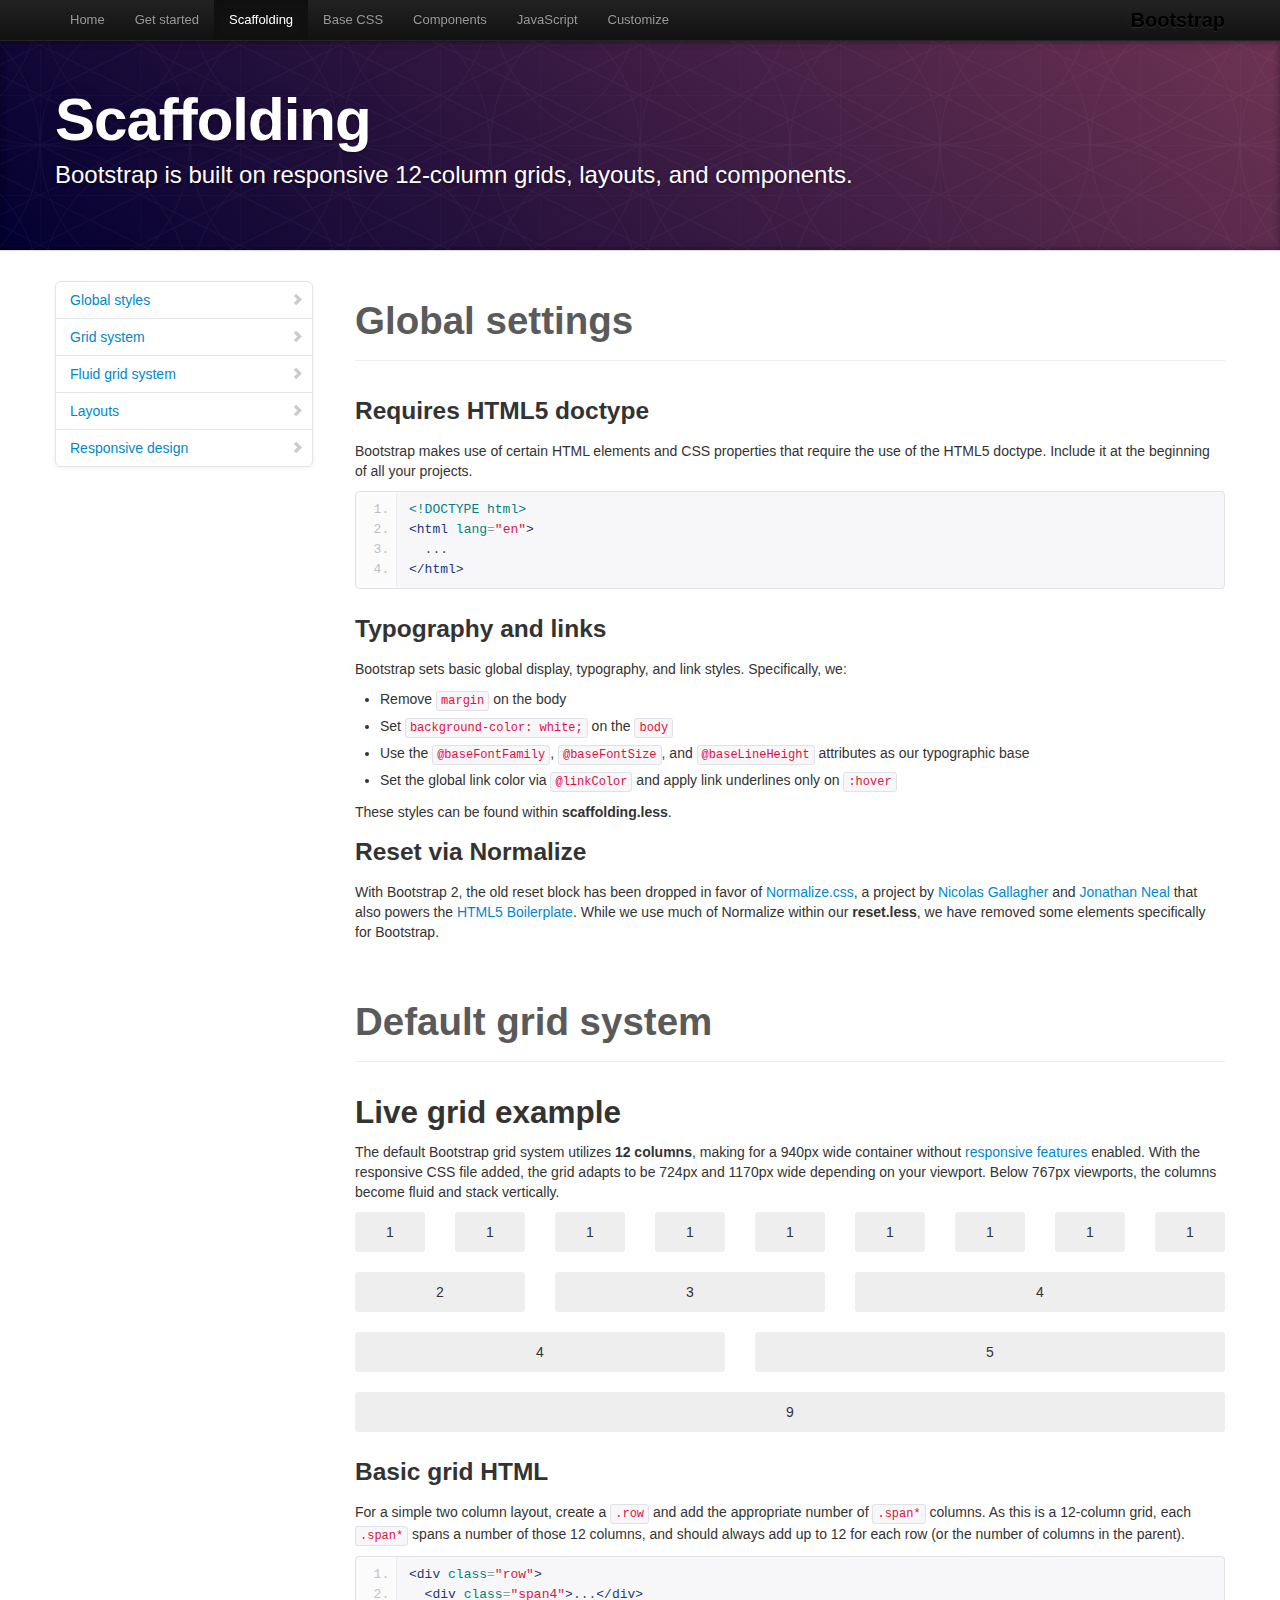
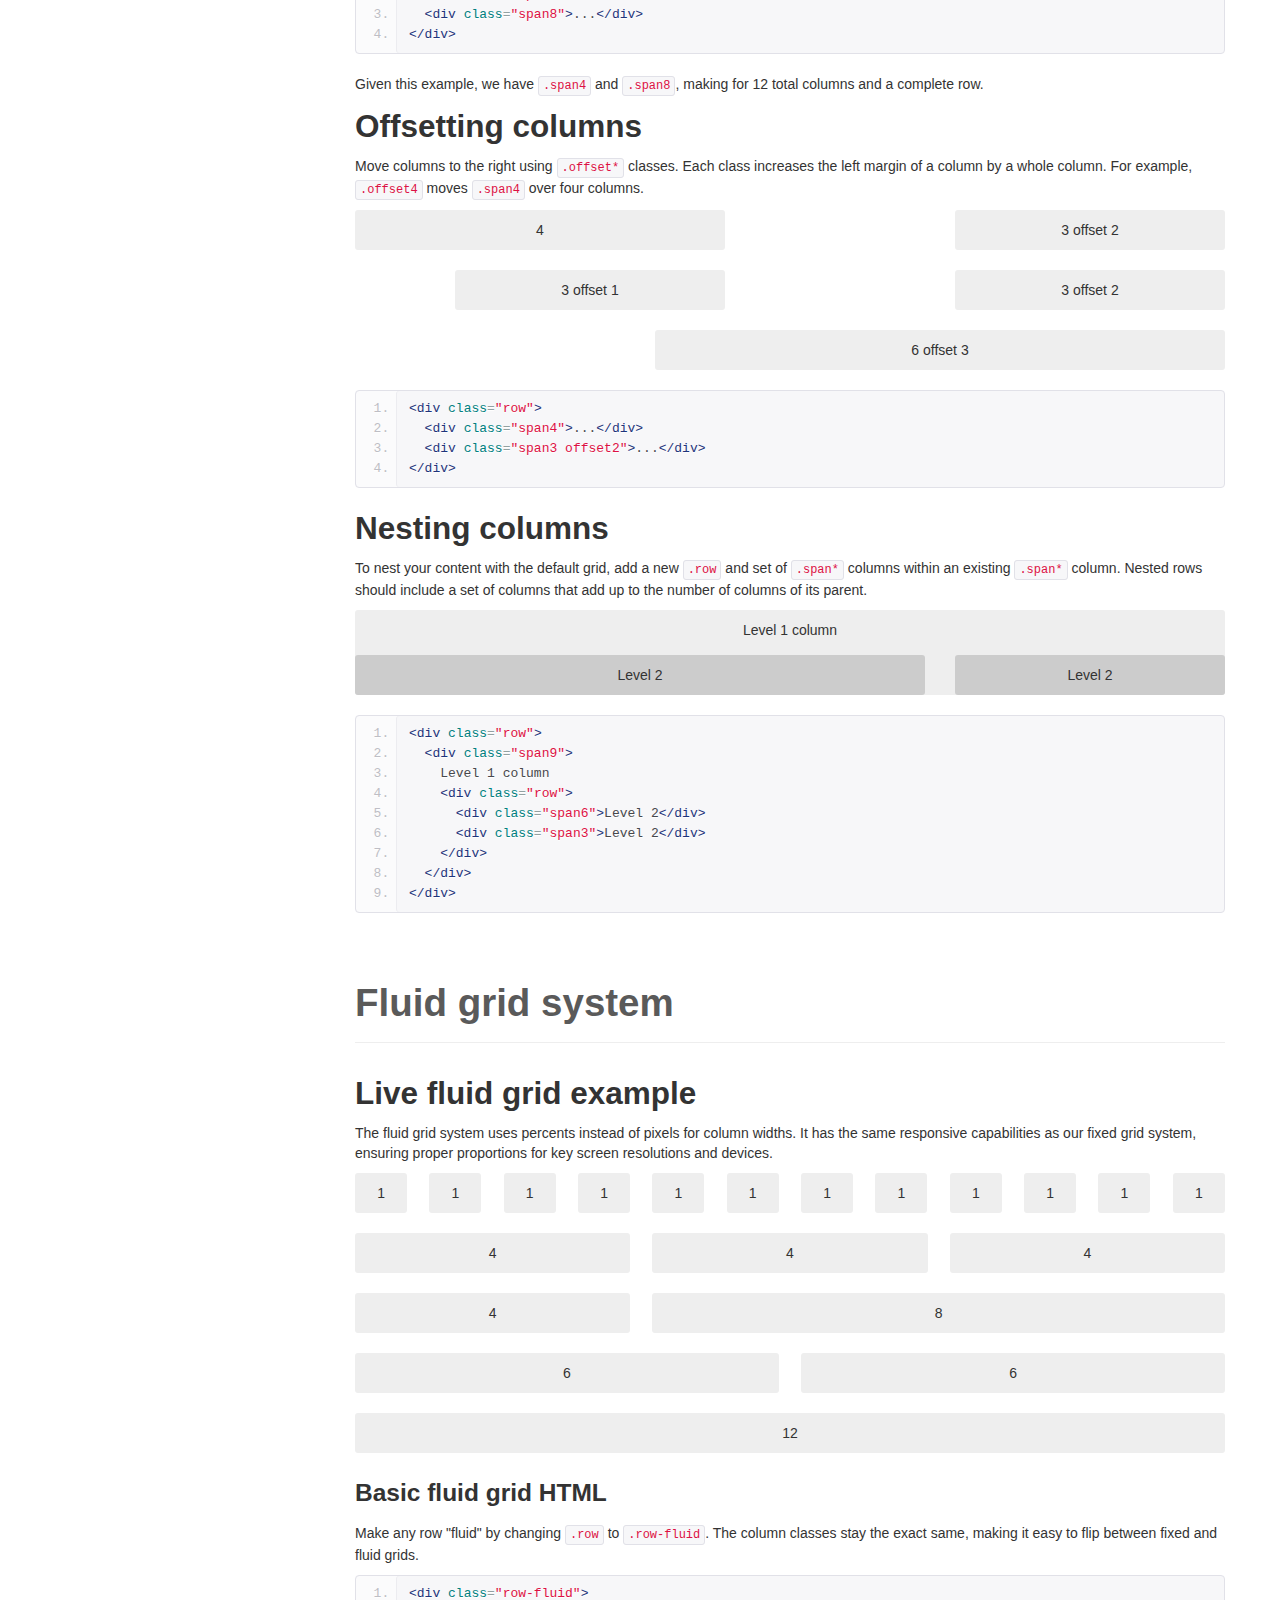
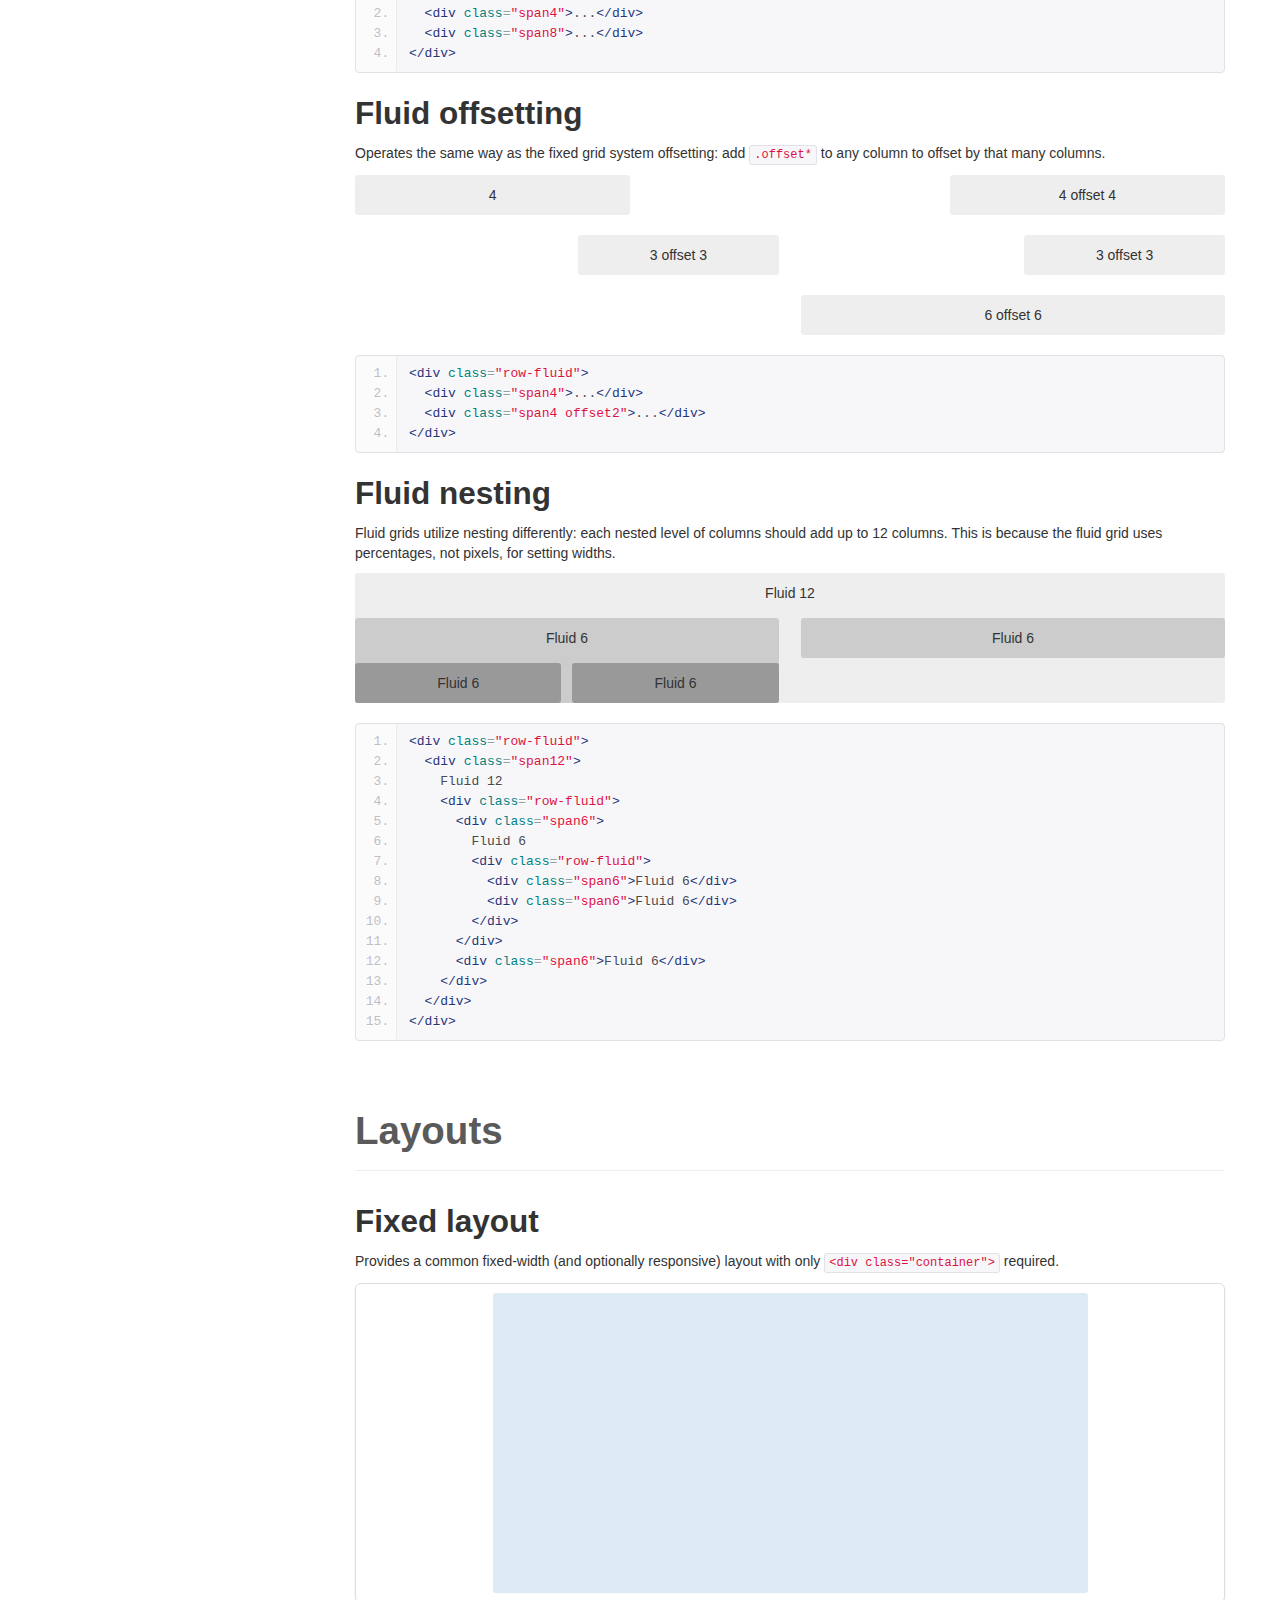
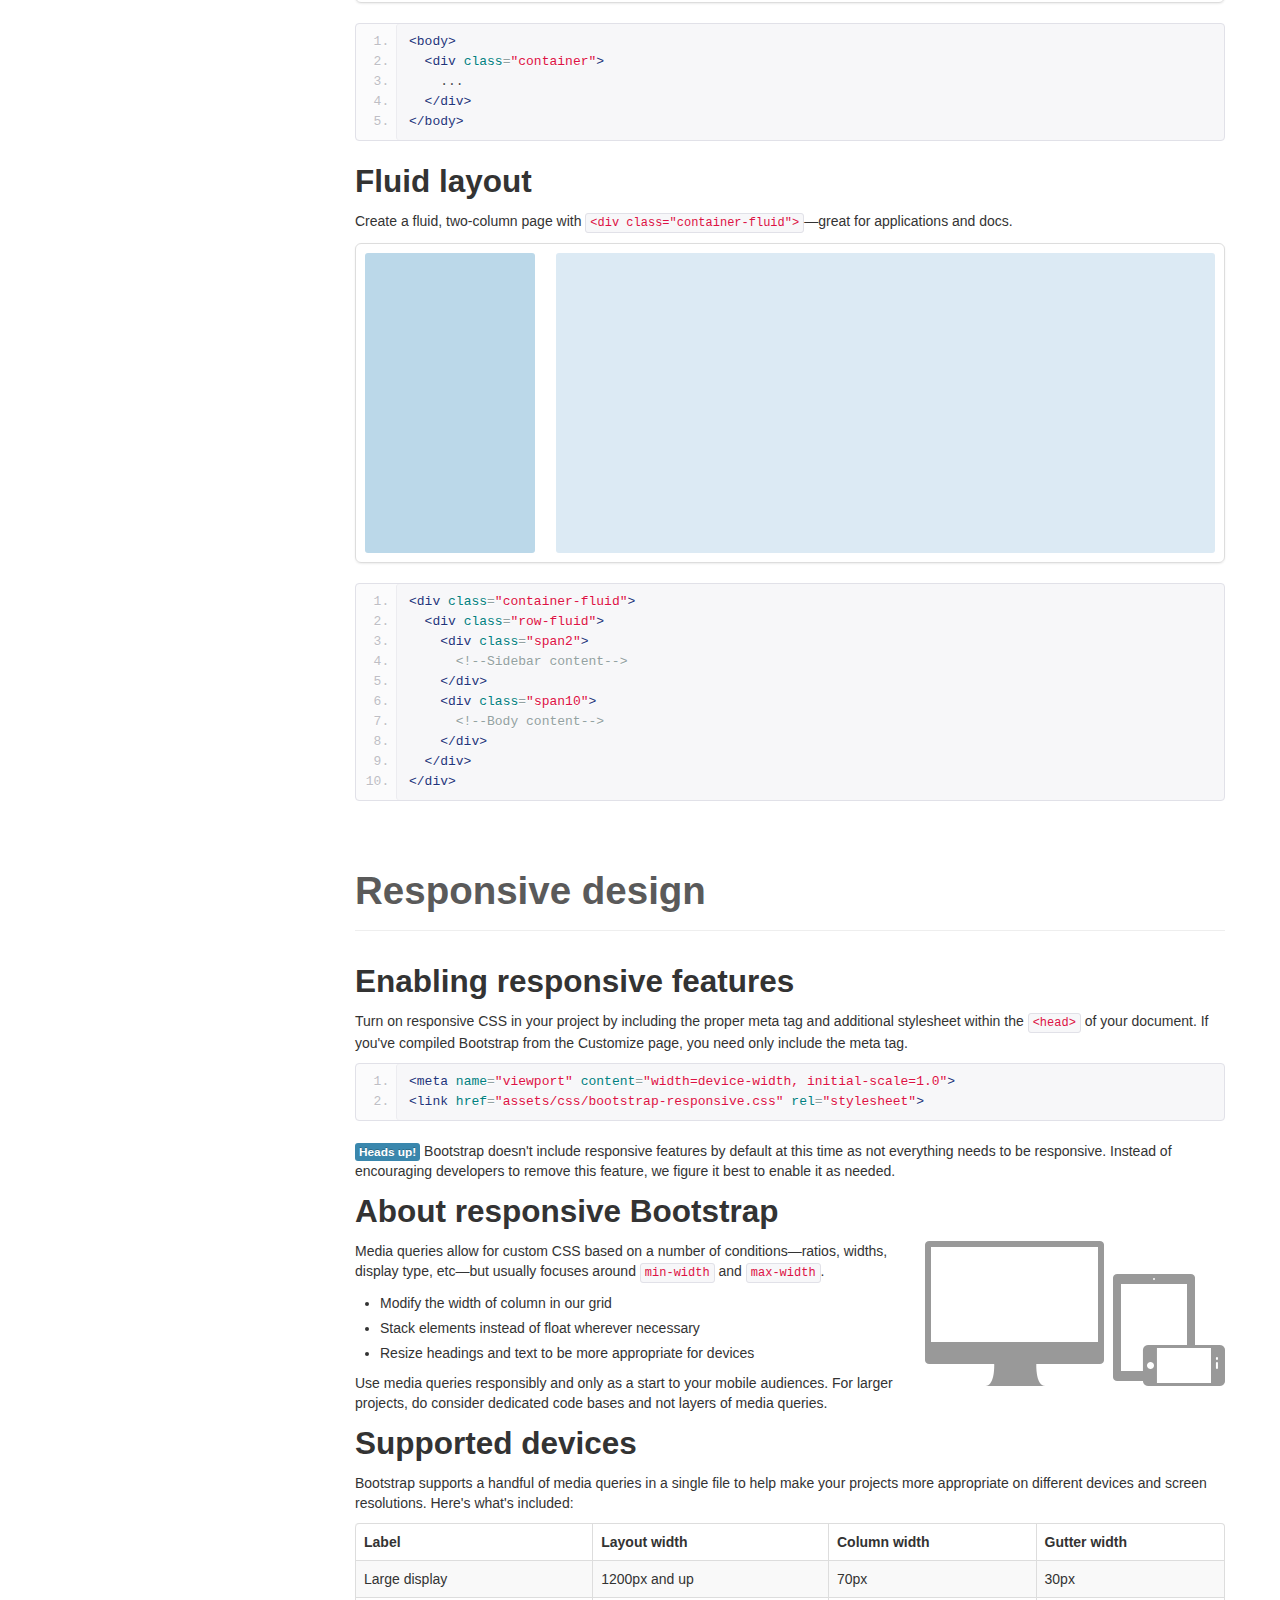
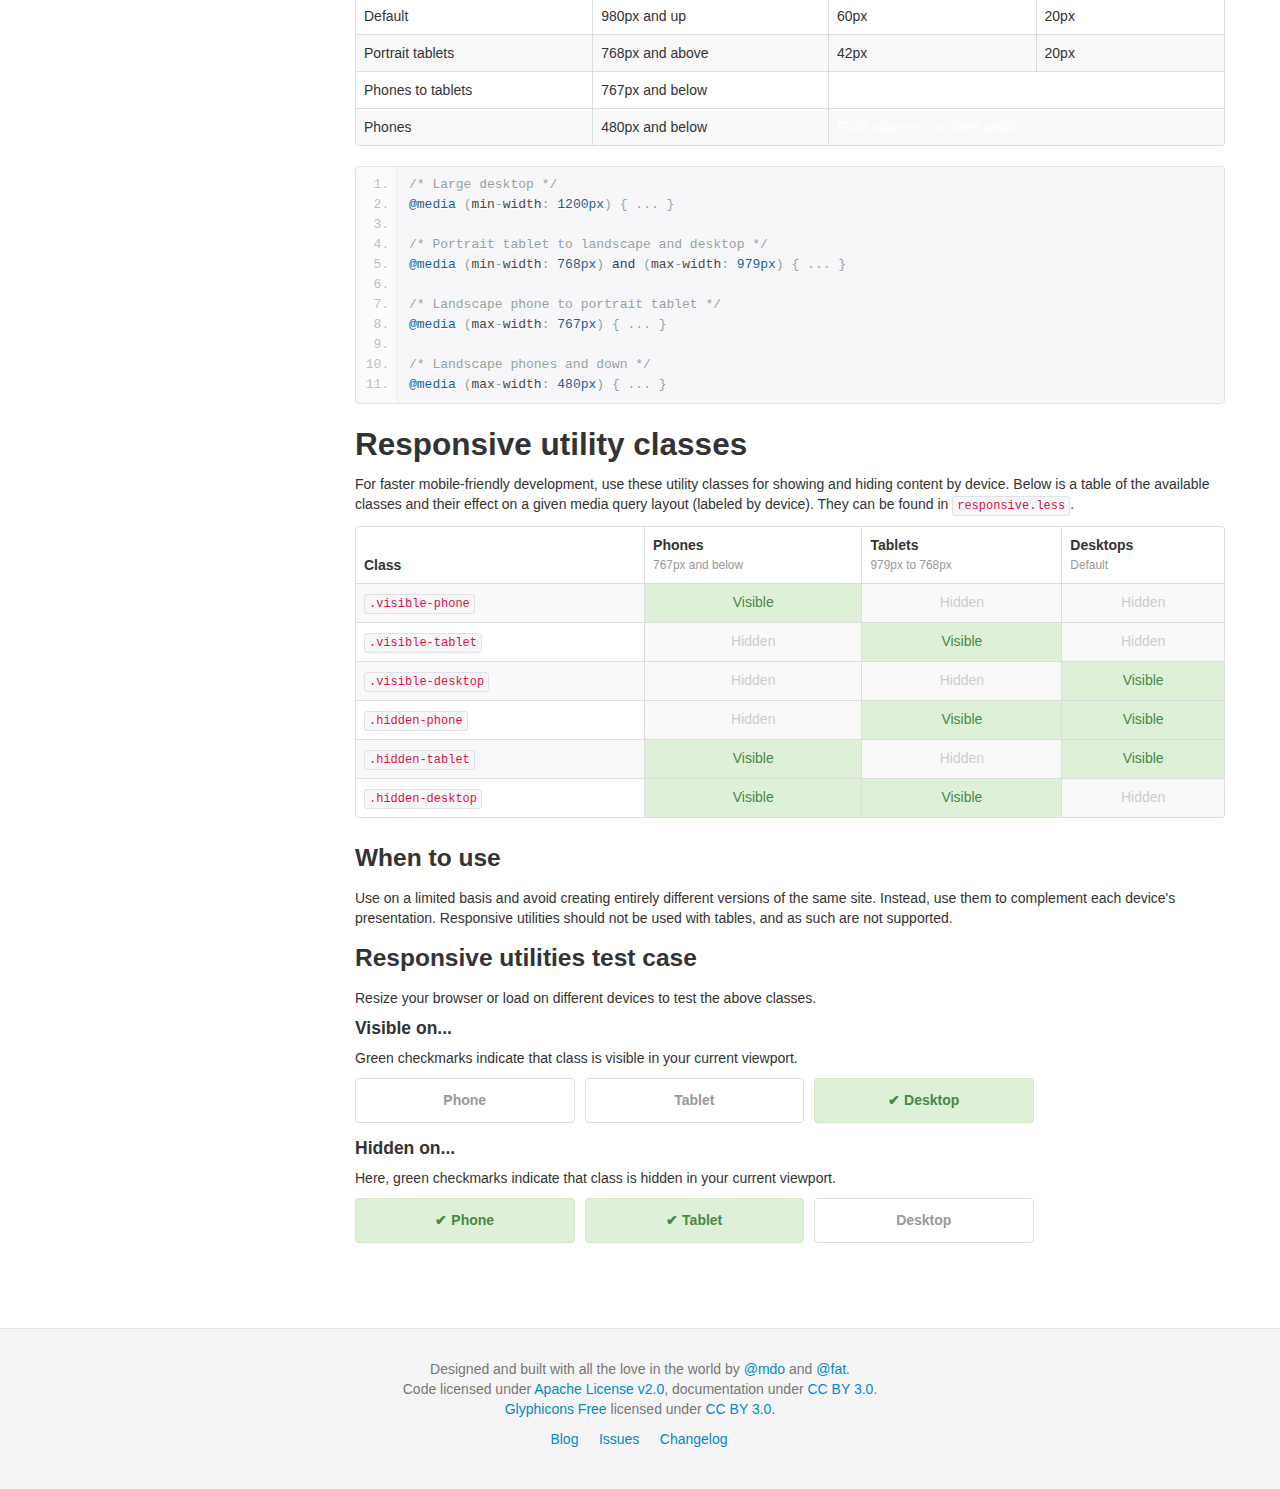
<file: bootstrap-2.3.2/docs/scaffolding.html>
<!DOCTYPE html>
<html lang="en">
  <head>
    <meta charset="utf-8">
    <title>Scaffolding · Bootstrap</title>
    <meta name="viewport" content="width=device-width, initial-scale=1.0">
    <meta name="description" content="">
    <meta name="author" content="">

    <!-- Le styles -->
    <link href="assets/css/bootstrap.css" rel="stylesheet">
    <link href="assets/css/bootstrap-responsive.css" rel="stylesheet">
    <link href="assets/css/docs.css" rel="stylesheet">
    <link href="assets/js/google-code-prettify/prettify.css" rel="stylesheet">

    <!-- Le HTML5 shim, for IE6-8 support of HTML5 elements -->
    <!--[if lt IE 9]>
      <script src="assets/js/html5shiv.js"></script>
    <![endif]-->

    <!-- Le fav and touch icons -->
    <link rel="apple-touch-icon-precomposed" sizes="144x144" href="assets/ico/apple-touch-icon-144-precomposed.png">
    <link rel="apple-touch-icon-precomposed" sizes="114x114" href="assets/ico/apple-touch-icon-114-precomposed.png">
      <link rel="apple-touch-icon-precomposed" sizes="72x72" href="assets/ico/apple-touch-icon-72-precomposed.png">
                    <link rel="apple-touch-icon-precomposed" href="assets/ico/apple-touch-icon-57-precomposed.png">
                                   <link rel="shortcut icon" href="assets/ico/favicon.png">

    <script type="text/javascript">
      var _gaq = _gaq || [];
      _gaq.push(['_setAccount', 'UA-146052-10']);
      _gaq.push(['_trackPageview']);
      (function() {
        var ga = document.createElement('script'); ga.type = 'text/javascript'; ga.async = true;
        ga.src = ('https:' == document.location.protocol ? 'https://ssl' : 'http://www') + '.google-analytics.com/ga.js';
        var s = document.getElementsByTagName('script')[0]; s.parentNode.insertBefore(ga, s);
      })();
    </script>
  </head>

  <body data-spy="scroll" data-target=".bs-docs-sidebar">

    <!-- Navbar
    ================================================== -->
    <div class="navbar navbar-inverse navbar-fixed-top">
      <div class="navbar-inner">
        <div class="container">
          <button type="button" class="btn btn-navbar" data-toggle="collapse" data-target=".nav-collapse">
            <span class="icon-bar"></span>
            <span class="icon-bar"></span>
            <span class="icon-bar"></span>
          </button>
          <a class="brand" href="./index.html">Bootstrap</a>
          <div class="nav-collapse collapse">
            <ul class="nav">
              <li class="">
                <a href="./index.html">Home</a>
              </li>
              <li class="">
                <a href="./getting-started.html">Get started</a>
              </li>
              <li class="active">
                <a href="./scaffolding.html">Scaffolding</a>
              </li>
              <li class="">
                <a href="./base-css.html">Base CSS</a>
              </li>
              <li class="">
                <a href="./components.html">Components</a>
              </li>
              <li class="">
                <a href="./javascript.html">JavaScript</a>
              </li>
              <li class="">
                <a href="./customize.html">Customize</a>
              </li>
            </ul>
          </div>
        </div>
      </div>
    </div>

<!-- Subhead
================================================== -->
<header class="jumbotron subhead" id="overview">
  <div class="container">
    <h1>Scaffolding</h1>
    <p class="lead">Bootstrap is built on responsive 12-column grids, layouts, and components.</p>
  </div>
</header>

  <div class="container">

    <!-- Docs nav
    ================================================== -->
    <div class="row">
      <div class="span3 bs-docs-sidebar">
        <ul class="nav nav-list bs-docs-sidenav">
          <li><a href="#global"><i class="icon-chevron-right"></i> Global styles</a></li>
          <li><a href="#gridSystem"><i class="icon-chevron-right"></i> Grid system</a></li>
          <li><a href="#fluidGridSystem"><i class="icon-chevron-right"></i> Fluid grid system</a></li>
          <li><a href="#layouts"><i class="icon-chevron-right"></i> Layouts</a></li>
          <li><a href="#responsive"><i class="icon-chevron-right"></i> Responsive design</a></li>
        </ul>
      </div>
      <div class="span9">



        <!-- Global Bootstrap settings
        ================================================== -->
        <section id="global">
          <div class="page-header">
            <h1>Global settings</h1>
          </div>

          <h3>Requires HTML5 doctype</h3>
          <p>Bootstrap makes use of certain HTML elements and CSS properties that require the use of the HTML5 doctype. Include it at the beginning of all your projects.</p>
<pre class="prettyprint linenums">
&lt;!DOCTYPE html&gt;
&lt;html lang="en"&gt;
  ...
&lt;/html&gt;
</pre>

          <h3>Typography and links</h3>
          <p>Bootstrap sets basic global display, typography, and link styles. Specifically, we:</p>
          <ul>
            <li>Remove <code>margin</code> on the body</li>
            <li>Set <code>background-color: white;</code> on the <code>body</code></li>
            <li>Use the <code>@baseFontFamily</code>, <code>@baseFontSize</code>, and <code>@baseLineHeight</code> attributes as our typographic base</li>
            <li>Set the global link color via <code>@linkColor</code> and apply link underlines only on <code>:hover</code></li>
          </ul>
          <p>These styles can be found within <strong>scaffolding.less</strong>.</p>

          <h3>Reset via Normalize</h3>
          <p>With Bootstrap 2, the old reset block has been dropped in favor of <a href="http://necolas.github.com/normalize.css/" target="_blank">Normalize.css</a>, a project by <a href="http://twitter.com/necolas" target="_blank">Nicolas Gallagher</a> and <a href="http://twitter.com/jon_neal" target="_blank">Jonathan Neal</a> that also powers the <a href="http://html5boilerplate.com" target="_blank">HTML5 Boilerplate</a>. While we use much of Normalize within our <strong>reset.less</strong>, we have removed some elements specifically for Bootstrap.</p>

        </section>




        <!-- Grid system
        ================================================== -->
        <section id="gridSystem">
          <div class="page-header">
            <h1>Default grid system</h1>
          </div>

          <h2>Live grid example</h2>
          <p>The default Bootstrap grid system utilizes <strong>12 columns</strong>, making for a 940px wide container without <a href="./scaffolding.html#responsive">responsive features</a> enabled. With the responsive CSS file added, the grid adapts to be 724px and 1170px wide depending on your viewport. Below 767px viewports, the columns become fluid and stack vertically.</p>
          <div class="bs-docs-grid">
            <div class="row show-grid">
              <div class="span1">1</div>
              <div class="span1">1</div>
              <div class="span1">1</div>
              <div class="span1">1</div>
              <div class="span1">1</div>
              <div class="span1">1</div>
              <div class="span1">1</div>
              <div class="span1">1</div>
              <div class="span1">1</div>
            </div>
            <div class="row show-grid">
              <div class="span2">2</div>
              <div class="span3">3</div>
              <div class="span4">4</div>
            </div>
            <div class="row show-grid">
              <div class="span4">4</div>
              <div class="span5">5</div>
            </div>
            <div class="row show-grid">
              <div class="span9">9</div>
            </div>
          </div>

          <h3>Basic grid HTML</h3>
          <p>For a simple two column layout, create a <code>.row</code> and add the appropriate number of <code>.span*</code> columns. As this is a 12-column grid, each <code>.span*</code> spans a number of those 12 columns, and should always add up to 12 for each row (or the number of columns in the parent).</p>
<pre class="prettyprint linenums">
&lt;div class="row"&gt;
  &lt;div class="span4"&gt;...&lt;/div&gt;
  &lt;div class="span8"&gt;...&lt;/div&gt;
&lt;/div&gt;
</pre>
          <p>Given this example, we have <code>.span4</code> and <code>.span8</code>, making for 12 total columns and a complete row.</p>

          <h2>Offsetting columns</h2>
          <p>Move columns to the right using <code>.offset*</code> classes. Each class increases the left margin of a column by a whole column. For example, <code>.offset4</code> moves <code>.span4</code> over four columns.</p>
          <div class="bs-docs-grid">
            <div class="row show-grid">
              <div class="span4">4</div>
              <div class="span3 offset2">3 offset 2</div>
            </div><!-- /row -->
            <div class="row show-grid">
              <div class="span3 offset1">3 offset 1</div>
              <div class="span3 offset2">3 offset 2</div>
            </div><!-- /row -->
            <div class="row show-grid">
              <div class="span6 offset3">6 offset 3</div>
            </div><!-- /row -->
          </div>
<pre class="prettyprint linenums">
&lt;div class="row"&gt;
  &lt;div class="span4"&gt;...&lt;/div&gt;
  &lt;div class="span3 offset2"&gt;...&lt;/div&gt;
&lt;/div&gt;
</pre>

          <h2>Nesting columns</h2>
          <p>To nest your content with the default grid, add a new <code>.row</code> and set of <code>.span*</code> columns within an existing <code>.span*</code> column. Nested rows should include a set of columns that add up to the number of columns of its parent.</p>
          <div class="row show-grid">
            <div class="span9">
              Level 1 column
              <div class="row show-grid">
                <div class="span6">
                  Level 2
                </div>
                <div class="span3">
                  Level 2
                </div>
              </div>
            </div>
          </div>
<pre class="prettyprint linenums">
&lt;div class="row"&gt;
  &lt;div class="span9"&gt;
    Level 1 column
    &lt;div class="row"&gt;
      &lt;div class="span6"&gt;Level 2&lt;/div&gt;
      &lt;div class="span3"&gt;Level 2&lt;/div&gt;
    &lt;/div&gt;
  &lt;/div&gt;
&lt;/div&gt;
</pre>
        </section>



        <!-- Fluid grid system
        ================================================== -->
        <section id="fluidGridSystem">
          <div class="page-header">
            <h1>Fluid grid system</h1>
          </div>

          <h2>Live fluid grid example</h2>
          <p>The fluid grid system uses percents instead of pixels for column widths. It has the same responsive capabilities as our fixed grid system, ensuring proper proportions for key screen resolutions and devices.</p>
          <div class="bs-docs-grid">
            <div class="row-fluid show-grid">
              <div class="span1">1</div>
              <div class="span1">1</div>
              <div class="span1">1</div>
              <div class="span1">1</div>
              <div class="span1">1</div>
              <div class="span1">1</div>
              <div class="span1">1</div>
              <div class="span1">1</div>
              <div class="span1">1</div>
              <div class="span1">1</div>
              <div class="span1">1</div>
              <div class="span1">1</div>
            </div>
            <div class="row-fluid show-grid">
              <div class="span4">4</div>
              <div class="span4">4</div>
              <div class="span4">4</div>
            </div>
            <div class="row-fluid show-grid">
              <div class="span4">4</div>
              <div class="span8">8</div>
            </div>
            <div class="row-fluid show-grid">
              <div class="span6">6</div>
              <div class="span6">6</div>
            </div>
            <div class="row-fluid show-grid">
              <div class="span12">12</div>
            </div>
          </div>

          <h3>Basic fluid grid HTML</h3>
          <p>Make any row "fluid" by changing <code>.row</code> to <code>.row-fluid</code>. The column classes stay the exact same, making it easy to flip between fixed and fluid grids.</p>
<pre class="prettyprint linenums">
&lt;div class="row-fluid"&gt;
  &lt;div class="span4"&gt;...&lt;/div&gt;
  &lt;div class="span8"&gt;...&lt;/div&gt;
&lt;/div&gt;
</pre>

          <h2>Fluid offsetting</h2>
          <p>Operates the same way as the fixed grid system offsetting: add <code>.offset*</code> to any column to offset by that many columns.</p>
          <div class="bs-docs-grid">
            <div class="row-fluid show-grid">
              <div class="span4">4</div>
              <div class="span4 offset4">4 offset 4</div>
            </div><!-- /row -->
            <div class="row-fluid show-grid">
              <div class="span3 offset3">3 offset 3</div>
              <div class="span3 offset3">3 offset 3</div>
            </div><!-- /row -->
            <div class="row-fluid show-grid">
              <div class="span6 offset6">6 offset 6</div>
            </div><!-- /row -->
          </div>
<pre class="prettyprint linenums">
&lt;div class="row-fluid"&gt;
  &lt;div class="span4"&gt;...&lt;/div&gt;
  &lt;div class="span4 offset2"&gt;...&lt;/div&gt;
&lt;/div&gt;
</pre>

          <h2>Fluid nesting</h2>
          <p>Fluid grids utilize nesting differently: each nested level of columns should add up to 12 columns. This is because the fluid grid uses percentages, not pixels, for setting widths.</p>
          <div class="row-fluid show-grid">
            <div class="span12">
              Fluid 12
              <div class="row-fluid show-grid">
                <div class="span6">
                  Fluid 6
                  <div class="row-fluid show-grid">
                    <div class="span6">
                      Fluid 6
                    </div>
                    <div class="span6">
                      Fluid 6
                    </div>
                  </div>
                </div>
                <div class="span6">
                  Fluid 6
                </div>
              </div>
            </div>
          </div>
<pre class="prettyprint linenums">
&lt;div class="row-fluid"&gt;
  &lt;div class="span12"&gt;
    Fluid 12
    &lt;div class="row-fluid"&gt;
      &lt;div class="span6"&gt;
        Fluid 6
        &lt;div class="row-fluid"&gt;
          &lt;div class="span6"&gt;Fluid 6&lt;/div&gt;
          &lt;div class="span6"&gt;Fluid 6&lt;/div&gt;
        &lt;/div&gt;
      &lt;/div&gt;
      &lt;div class="span6"&gt;Fluid 6&lt;/div&gt;
    &lt;/div&gt;
  &lt;/div&gt;
&lt;/div&gt;
</pre>

        </section>




        <!-- Layouts (Default and fluid)
        ================================================== -->
        <section id="layouts">
          <div class="page-header">
            <h1>Layouts</h1>
          </div>

          <h2>Fixed layout</h2>
          <p>Provides a common fixed-width (and optionally responsive) layout with only <code>&lt;div class="container"&gt;</code> required.</p>
          <div class="mini-layout">
            <div class="mini-layout-body"></div>
          </div>
<pre class="prettyprint linenums">
&lt;body&gt;
  &lt;div class="container"&gt;
    ...
  &lt;/div&gt;
&lt;/body&gt;
</pre>

          <h2>Fluid layout</h2>
          <p>Create a fluid, two-column page with <code>&lt;div class="container-fluid"&gt;</code>&mdash;great for applications and docs.</p>
          <div class="mini-layout fluid">
            <div class="mini-layout-sidebar"></div>
            <div class="mini-layout-body"></div>
          </div>
<pre class="prettyprint linenums">
&lt;div class="container-fluid"&gt;
  &lt;div class="row-fluid"&gt;
    &lt;div class="span2"&gt;
      &lt;!--Sidebar content--&gt;
    &lt;/div&gt;
    &lt;div class="span10"&gt;
      &lt;!--Body content--&gt;
    &lt;/div&gt;
  &lt;/div&gt;
&lt;/div&gt;
</pre>
        </section>




        <!-- Responsive design
        ================================================== -->
        <section id="responsive">
          <div class="page-header">
            <h1>Responsive design</h1>
          </div>

          <h2>Enabling responsive features</h2>
          <p>Turn on responsive CSS in your project by including the proper meta tag and additional stylesheet within the <code>&lt;head&gt;</code> of your document. If you've compiled Bootstrap from the Customize page, you need only include the meta tag.</p>
<pre class="prettyprint linenums">
&lt;meta name="viewport" content="width=device-width, initial-scale=1.0"&gt;
&lt;link href="assets/css/bootstrap-responsive.css" rel="stylesheet"&gt;
</pre>
          <p><span class="label label-info">Heads up!</span>  Bootstrap doesn't include responsive features by default at this time as not everything needs to be responsive. Instead of encouraging developers to remove this feature, we figure it best to enable it as needed.</p>

          <h2>About responsive Bootstrap</h2>
          <img src="assets/img/responsive-illustrations.png" alt="Responsive devices" style="float: right; margin: 0 0 20px 20px;">
          <p>Media queries allow for custom CSS based on a number of conditions&mdash;ratios, widths, display type, etc&mdash;but usually focuses around <code>min-width</code> and <code>max-width</code>.</p>
          <ul>
            <li>Modify the width of column in our grid</li>
            <li>Stack elements instead of float wherever necessary</li>
            <li>Resize headings and text to be more appropriate for devices</li>
          </ul>
          <p>Use media queries responsibly and only as a start to your mobile audiences. For larger projects, do consider dedicated code bases and not layers of media queries.</p>

          <h2>Supported devices</h2>
          <p>Bootstrap supports a handful of media queries in a single file to help make your projects more appropriate on different devices and screen resolutions. Here's what's included:</p>
          <table class="table table-bordered table-striped">
            <thead>
              <tr>
                <th>Label</th>
                <th>Layout width</th>
                <th>Column width</th>
                <th>Gutter width</th>
              </tr>
            </thead>
            <tbody>
              <tr>
                <td>Large display</td>
                <td>1200px and up</td>
                <td>70px</td>
                <td>30px</td>
              </tr>
              <tr>
                <td>Default</td>
                <td>980px and up</td>
                <td>60px</td>
                <td>20px</td>
              </tr>
              <tr>
                <td>Portrait tablets</td>
                <td>768px and above</td>
                <td>42px</td>
                <td>20px</td>
              </tr>
              <tr>
                <td>Phones to tablets</td>
                <td>767px and below</td>
                <td class="muted" colspan="2">Fluid columns, no fixed widths</td>
              </tr>
              <tr>
                <td>Phones</td>
                <td>480px and below</td>
                <td class="muted" colspan="2">Fluid columns, no fixed widths</td>
              </tr>
            </tbody>
          </table>
<pre class="prettyprint linenums">
/* Large desktop */
@media (min-width: 1200px) { ... }

/* Portrait tablet to landscape and desktop */
@media (min-width: 768px) and (max-width: 979px) { ... }

/* Landscape phone to portrait tablet */
@media (max-width: 767px) { ... }

/* Landscape phones and down */
@media (max-width: 480px) { ... }
</pre>


          <h2>Responsive utility classes</h2>
          <p>For faster mobile-friendly development, use these utility classes for showing and hiding content by device. Below is a table of the available classes and their effect on a given media query layout (labeled by device). They can be found in <code>responsive.less</code>.</p>
          <table class="table table-bordered table-striped responsive-utilities">
            <thead>
              <tr>
                <th>Class</th>
                <th>Phones <small>767px and below</small></th>
                <th>Tablets <small>979px to 768px</small></th>
                <th>Desktops <small>Default</small></th>
              </tr>
            </thead>
            <tbody>
              <tr>
                <th><code>.visible-phone</code></th>
                <td class="is-visible">Visible</td>
                <td class="is-hidden">Hidden</td>
                <td class="is-hidden">Hidden</td>
              </tr>
              <tr>
                <th><code>.visible-tablet</code></th>
                <td class="is-hidden">Hidden</td>
                <td class="is-visible">Visible</td>
                <td class="is-hidden">Hidden</td>
              </tr>
              <tr>
                <th><code>.visible-desktop</code></th>
                <td class="is-hidden">Hidden</td>
                <td class="is-hidden">Hidden</td>
                <td class="is-visible">Visible</td>
              </tr>
              <tr>
                <th><code>.hidden-phone</code></th>
                <td class="is-hidden">Hidden</td>
                <td class="is-visible">Visible</td>
                <td class="is-visible">Visible</td>
              </tr>
              <tr>
                <th><code>.hidden-tablet</code></th>
                <td class="is-visible">Visible</td>
                <td class="is-hidden">Hidden</td>
                <td class="is-visible">Visible</td>
              </tr>
              <tr>
                <th><code>.hidden-desktop</code></th>
                <td class="is-visible">Visible</td>
                <td class="is-visible">Visible</td>
                <td class="is-hidden">Hidden</td>
              </tr>
            </tbody>
          </table>

          <h3>When to use</h3>
          <p>Use on a limited basis and avoid creating entirely different versions of the same site. Instead, use them to complement each device's presentation. Responsive utilities should not be used with tables, and as such are not supported.</p>

          <h3>Responsive utilities test case</h3>
          <p>Resize your browser or load on different devices to test the above classes.</p>
          <h4>Visible on...</h4>
          <p>Green checkmarks indicate that class is visible in your current viewport.</p>
          <ul class="responsive-utilities-test">
            <li>Phone<span class="visible-phone">&#10004; Phone</span></li>
            <li>Tablet<span class="visible-tablet">&#10004; Tablet</span></li>
            <li>Desktop<span class="visible-desktop">&#10004; Desktop</span></li>
          </ul>
          <h4>Hidden on...</h4>
          <p>Here, green checkmarks indicate that class is hidden in your current viewport.</p>
          <ul class="responsive-utilities-test hidden-on">
            <li>Phone<span class="hidden-phone">&#10004; Phone</span></li>
            <li>Tablet<span class="hidden-tablet">&#10004; Tablet</span></li>
            <li>Desktop<span class="hidden-desktop">&#10004; Desktop</span></li>
          </ul>

        </section>



      </div>
    </div>

  </div>



    <!-- Footer
    ================================================== -->
    <footer class="footer">
      <div class="container">
        <p>Designed and built with all the love in the world by <a href="http://twitter.com/mdo" target="_blank">@mdo</a> and <a href="http://twitter.com/fat" target="_blank">@fat</a>.</p>
        <p>Code licensed under <a href="http://www.apache.org/licenses/LICENSE-2.0" target="_blank">Apache License v2.0</a>, documentation under <a href="http://creativecommons.org/licenses/by/3.0/">CC BY 3.0</a>.</p>
        <p><a href="http://glyphicons.com">Glyphicons Free</a> licensed under <a href="http://creativecommons.org/licenses/by/3.0/">CC BY 3.0</a>.</p>
        <ul class="footer-links">
          <li><a href="http://blog.getbootstrap.com">Blog</a></li>
          <li class="muted">&middot;</li>
          <li><a href="https://github.com/twbs/bootstrap/issues?state=open">Issues</a></li>
          <li class="muted">&middot;</li>
          <li><a href="https://github.com/twbs/bootstrap/releases">Changelog</a></li>
        </ul>
      </div>
    </footer>



    <!-- Le javascript
    ================================================== -->
    <!-- Placed at the end of the document so the pages load faster -->
    <script type="text/javascript" src="http://platform.twitter.com/widgets.js"></script>
    <script src="assets/js/jquery.js"></script>
    <script src="assets/js/bootstrap-transition.js"></script>
    <script src="assets/js/bootstrap-alert.js"></script>
    <script src="assets/js/bootstrap-modal.js"></script>
    <script src="assets/js/bootstrap-dropdown.js"></script>
    <script src="assets/js/bootstrap-scrollspy.js"></script>
    <script src="assets/js/bootstrap-tab.js"></script>
    <script src="assets/js/bootstrap-tooltip.js"></script>
    <script src="assets/js/bootstrap-popover.js"></script>
    <script src="assets/js/bootstrap-button.js"></script>
    <script src="assets/js/bootstrap-collapse.js"></script>
    <script src="assets/js/bootstrap-carousel.js"></script>
    <script src="assets/js/bootstrap-typeahead.js"></script>
    <script src="assets/js/bootstrap-affix.js"></script>

    <script src="assets/js/holder/holder.js"></script>
    <script src="assets/js/google-code-prettify/prettify.js"></script>

    <script src="assets/js/application.js"></script>


    <!-- Analytics
    ================================================== -->
    <script>
      var _gauges = _gauges || [];
      (function() {
        var t   = document.createElement('script');
        t.type  = 'text/javascript';
        t.async = true;
        t.id    = 'gauges-tracker';
        t.setAttribute('data-site-id', '4f0dc9fef5a1f55508000013');
        t.src = '//secure.gaug.es/track.js';
        var s = document.getElementsByTagName('script')[0];
        s.parentNode.insertBefore(t, s);
      })();
    </script>

  </body>
</html>
</file>
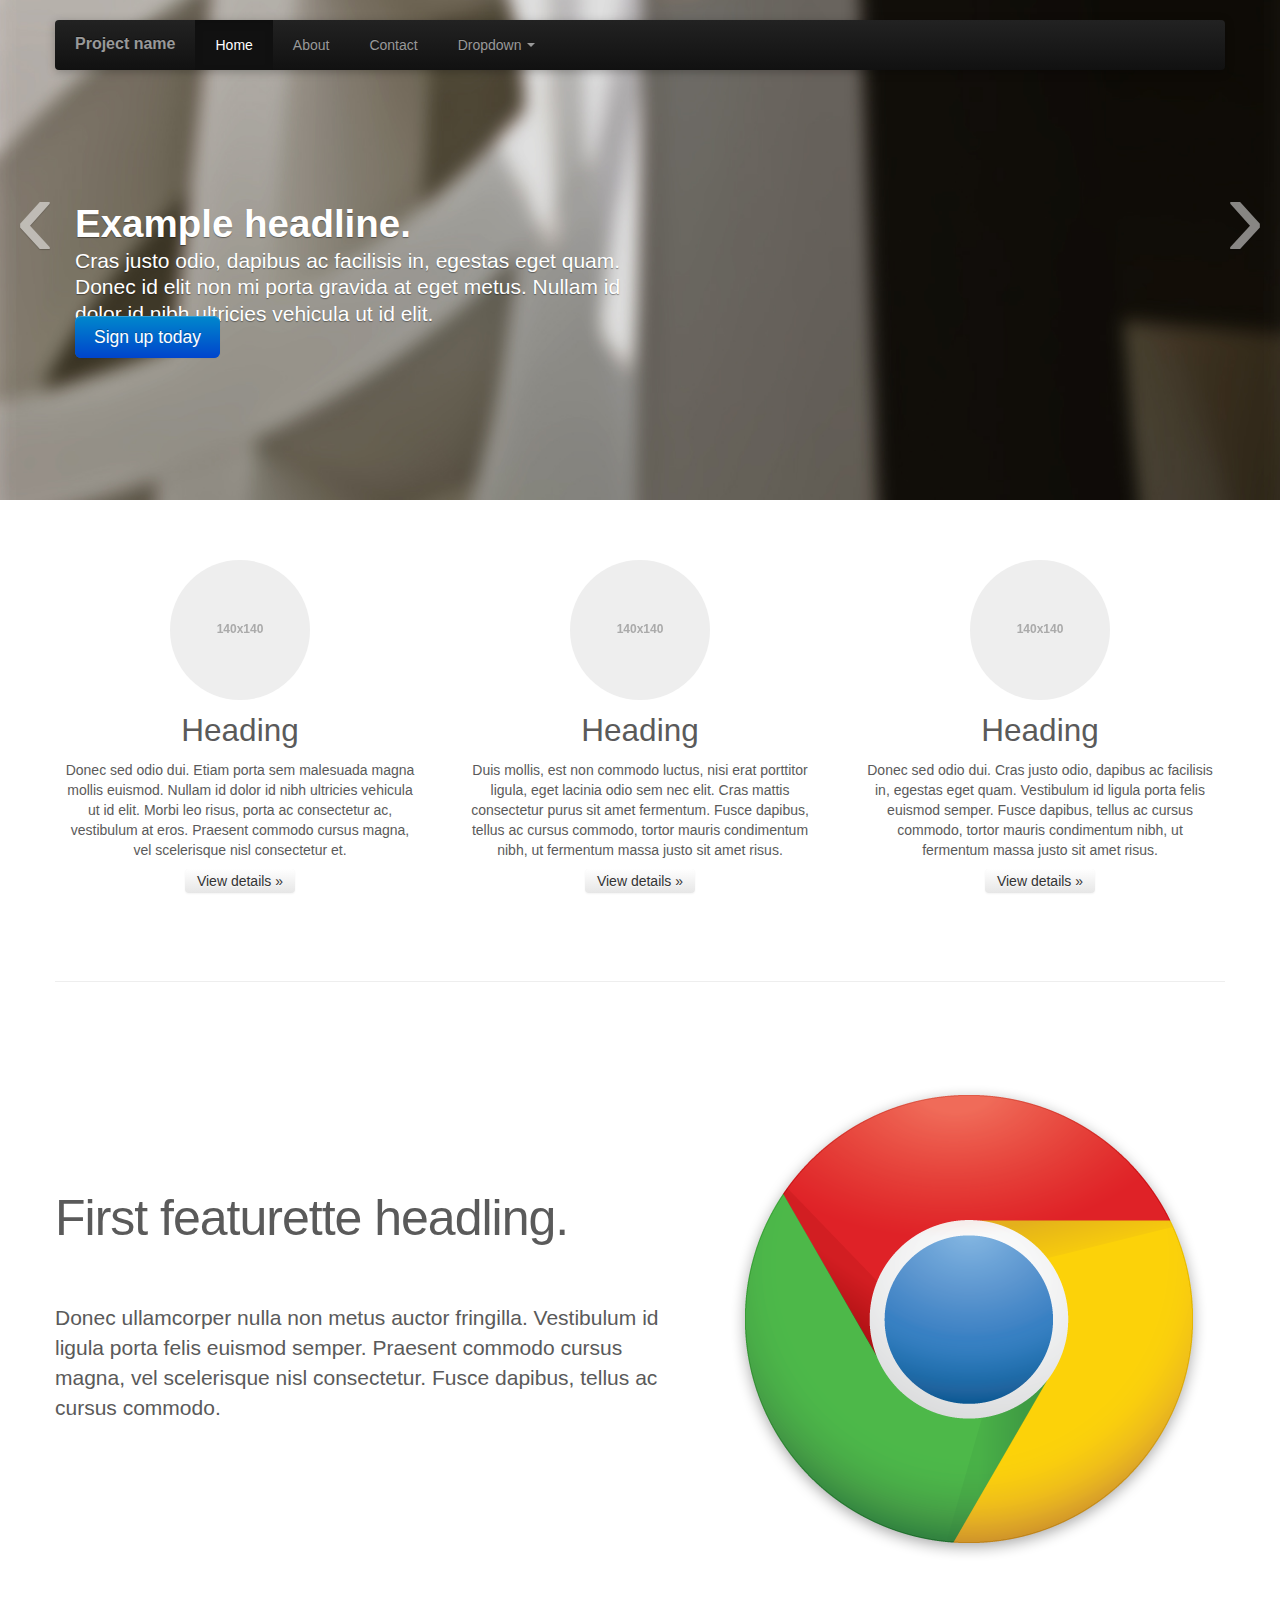
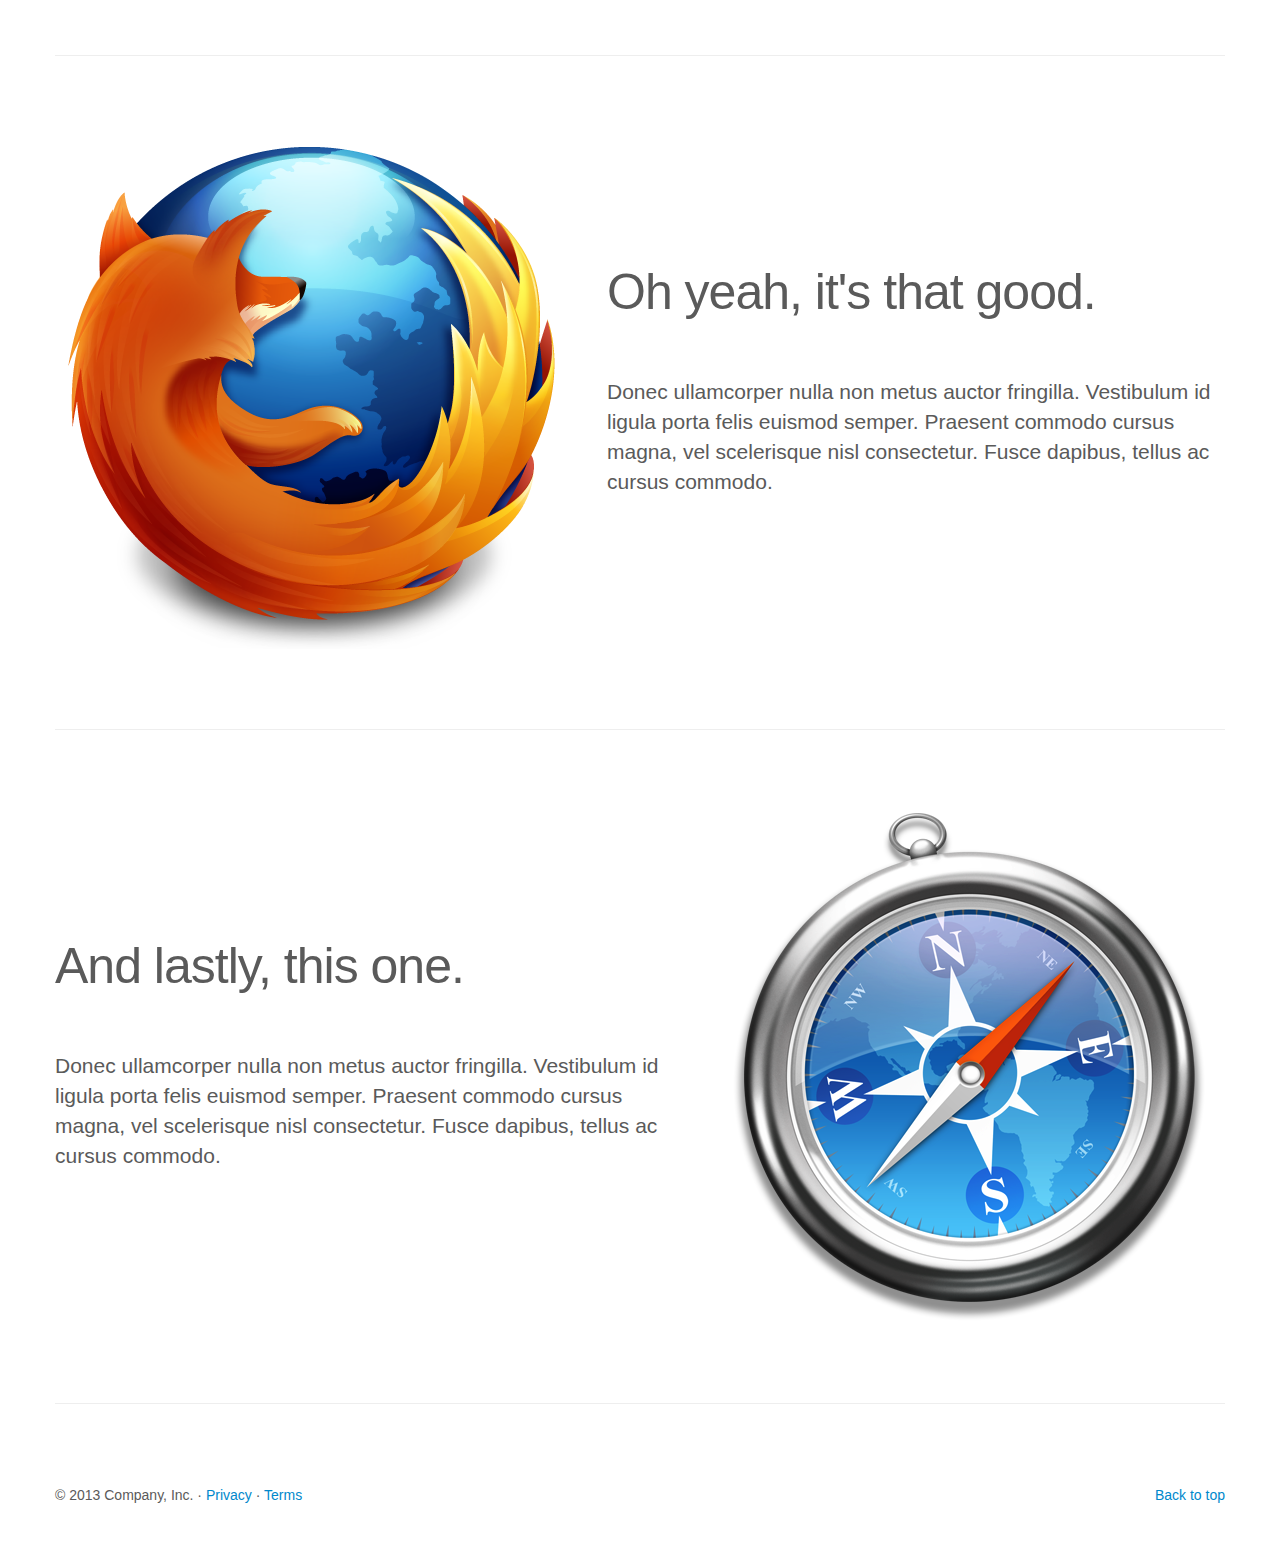
<file: bootstrap-2.3.2/docs/examples/carousel.html>
<!DOCTYPE html>
<html lang="en">
  <head>
    <meta charset="utf-8">
    <title>Carousel Template &middot; Bootstrap</title>
    <meta name="viewport" content="width=device-width, initial-scale=1.0">
    <meta name="description" content="">
    <meta name="author" content="">

    <!-- Le styles -->
    <link href="../assets/css/bootstrap.css" rel="stylesheet">
    <link href="../assets/css/bootstrap-responsive.css" rel="stylesheet">
    <style>

    /* GLOBAL STYLES
    -------------------------------------------------- */
    /* Padding below the footer and lighter body text */

    body {
      padding-bottom: 40px;
      color: #5a5a5a;
    }



    /* CUSTOMIZE THE NAVBAR
    -------------------------------------------------- */

    /* Special class on .container surrounding .navbar, used for positioning it into place. */
    .navbar-wrapper {
      position: absolute;
      top: 0;
      left: 0;
      right: 0;
      z-index: 10;
      margin-top: 20px;
      margin-bottom: -90px; /* Negative margin to pull up carousel. 90px is roughly margins and height of navbar. */
    }
    .navbar-wrapper .navbar {

    }

    /* Remove border and change up box shadow for more contrast */
    .navbar .navbar-inner {
      border: 0;
      -webkit-box-shadow: 0 2px 10px rgba(0,0,0,.25);
         -moz-box-shadow: 0 2px 10px rgba(0,0,0,.25);
              box-shadow: 0 2px 10px rgba(0,0,0,.25);
    }

    /* Downsize the brand/project name a bit */
    .navbar .brand {
      padding: 14px 20px 16px; /* Increase vertical padding to match navbar links */
      font-size: 16px;
      font-weight: bold;
      text-shadow: 0 -1px 0 rgba(0,0,0,.5);
    }

    /* Navbar links: increase padding for taller navbar */
    .navbar .nav > li > a {
      padding: 15px 20px;
    }

    /* Offset the responsive button for proper vertical alignment */
    .navbar .btn-navbar {
      margin-top: 10px;
    }



    /* CUSTOMIZE THE CAROUSEL
    -------------------------------------------------- */

    /* Carousel base class */
    .carousel {
      margin-bottom: 60px;
    }

    .carousel .container {
      position: relative;
      z-index: 9;
    }

    .carousel-control {
      height: 80px;
      margin-top: 0;
      font-size: 120px;
      text-shadow: 0 1px 1px rgba(0,0,0,.4);
      background-color: transparent;
      border: 0;
      z-index: 10;
    }

    .carousel .item {
      height: 500px;
    }
    .carousel img {
      position: absolute;
      top: 0;
      left: 0;
      min-width: 100%;
      height: 500px;
    }

    .carousel-caption {
      background-color: transparent;
      position: static;
      max-width: 550px;
      padding: 0 20px;
      margin-top: 200px;
    }
    .carousel-caption h1,
    .carousel-caption .lead {
      margin: 0;
      line-height: 1.25;
      color: #fff;
      text-shadow: 0 1px 1px rgba(0,0,0,.4);
    }
    .carousel-caption .btn {
      margin-top: 10px;
    }



    /* MARKETING CONTENT
    -------------------------------------------------- */

    /* Center align the text within the three columns below the carousel */
    .marketing .span4 {
      text-align: center;
    }
    .marketing h2 {
      font-weight: normal;
    }
    .marketing .span4 p {
      margin-left: 10px;
      margin-right: 10px;
    }


    /* Featurettes
    ------------------------- */

    .featurette-divider {
      margin: 80px 0; /* Space out the Bootstrap <hr> more */
    }
    .featurette {
      padding-top: 120px; /* Vertically center images part 1: add padding above and below text. */
      overflow: hidden; /* Vertically center images part 2: clear their floats. */
    }
    .featurette-image {
      margin-top: -120px; /* Vertically center images part 3: negative margin up the image the same amount of the padding to center it. */
    }

    /* Give some space on the sides of the floated elements so text doesn't run right into it. */
    .featurette-image.pull-left {
      margin-right: 40px;
    }
    .featurette-image.pull-right {
      margin-left: 40px;
    }

    /* Thin out the marketing headings */
    .featurette-heading {
      font-size: 50px;
      font-weight: 300;
      line-height: 1;
      letter-spacing: -1px;
    }



    /* RESPONSIVE CSS
    -------------------------------------------------- */

    @media (max-width: 979px) {

      .container.navbar-wrapper {
        margin-bottom: 0;
        width: auto;
      }
      .navbar-inner {
        border-radius: 0;
        margin: -20px 0;
      }

      .carousel .item {
        height: 500px;
      }
      .carousel img {
        width: auto;
        height: 500px;
      }

      .featurette {
        height: auto;
        padding: 0;
      }
      .featurette-image.pull-left,
      .featurette-image.pull-right {
        display: block;
        float: none;
        max-width: 40%;
        margin: 0 auto 20px;
      }
    }


    @media (max-width: 767px) {

      .navbar-inner {
        margin: -20px;
      }

      .carousel {
        margin-left: -20px;
        margin-right: -20px;
      }
      .carousel .container {

      }
      .carousel .item {
        height: 300px;
      }
      .carousel img {
        height: 300px;
      }
      .carousel-caption {
        width: 65%;
        padding: 0 70px;
        margin-top: 100px;
      }
      .carousel-caption h1 {
        font-size: 30px;
      }
      .carousel-caption .lead,
      .carousel-caption .btn {
        font-size: 18px;
      }

      .marketing .span4 + .span4 {
        margin-top: 40px;
      }

      .featurette-heading {
        font-size: 30px;
      }
      .featurette .lead {
        font-size: 18px;
        line-height: 1.5;
      }

    }
    </style>

    <!-- HTML5 shim, for IE6-8 support of HTML5 elements -->
    <!--[if lt IE 9]>
      <script src="../assets/js/html5shiv.js"></script>
    <![endif]-->

    <!-- Fav and touch icons -->
    <link rel="apple-touch-icon-precomposed" sizes="144x144" href="../assets/ico/apple-touch-icon-144-precomposed.png">
    <link rel="apple-touch-icon-precomposed" sizes="114x114" href="../assets/ico/apple-touch-icon-114-precomposed.png">
      <link rel="apple-touch-icon-precomposed" sizes="72x72" href="../assets/ico/apple-touch-icon-72-precomposed.png">
                    <link rel="apple-touch-icon-precomposed" href="../assets/ico/apple-touch-icon-57-precomposed.png">
                                   <link rel="shortcut icon" href="../assets/ico/favicon.png">
  </head>

  <body>



    <!-- NAVBAR
    ================================================== -->
    <div class="navbar-wrapper">
      <!-- Wrap the .navbar in .container to center it within the absolutely positioned parent. -->
      <div class="container">

        <div class="navbar navbar-inverse">
          <div class="navbar-inner">
            <!-- Responsive Navbar Part 1: Button for triggering responsive navbar (not covered in tutorial). Include responsive CSS to utilize. -->
            <button type="button" class="btn btn-navbar" data-toggle="collapse" data-target=".nav-collapse">
              <span class="icon-bar"></span>
              <span class="icon-bar"></span>
              <span class="icon-bar"></span>
            </button>
            <a class="brand" href="#">Project name</a>
            <!-- Responsive Navbar Part 2: Place all navbar contents you want collapsed withing .navbar-collapse.collapse. -->
            <div class="nav-collapse collapse">
              <ul class="nav">
                <li class="active"><a href="#">Home</a></li>
                <li><a href="#about">About</a></li>
                <li><a href="#contact">Contact</a></li>
                <!-- Read about Bootstrap dropdowns at http://twbs.github.com/bootstrap/javascript.html#dropdowns -->
                <li class="dropdown">
                  <a href="#" class="dropdown-toggle" data-toggle="dropdown">Dropdown <b class="caret"></b></a>
                  <ul class="dropdown-menu">
                    <li><a href="#">Action</a></li>
                    <li><a href="#">Another action</a></li>
                    <li><a href="#">Something else here</a></li>
                    <li class="divider"></li>
                    <li class="nav-header">Nav header</li>
                    <li><a href="#">Separated link</a></li>
                    <li><a href="#">One more separated link</a></li>
                  </ul>
                </li>
              </ul>
            </div><!--/.nav-collapse -->
          </div><!-- /.navbar-inner -->
        </div><!-- /.navbar -->

      </div> <!-- /.container -->
    </div><!-- /.navbar-wrapper -->



    <!-- Carousel
    ================================================== -->
    <div id="myCarousel" class="carousel slide">
      <div class="carousel-inner">
        <div class="item active">
          <img src="../assets/img/examples/slide-01.jpg" alt="">
          <div class="container">
            <div class="carousel-caption">
              <h1>Example headline.</h1>
              <p class="lead">Cras justo odio, dapibus ac facilisis in, egestas eget quam. Donec id elit non mi porta gravida at eget metus. Nullam id dolor id nibh ultricies vehicula ut id elit.</p>
              <a class="btn btn-large btn-primary" href="#">Sign up today</a>
            </div>
          </div>
        </div>
        <div class="item">
          <img src="../assets/img/examples/slide-02.jpg" alt="">
          <div class="container">
            <div class="carousel-caption">
              <h1>Another example headline.</h1>
              <p class="lead">Cras justo odio, dapibus ac facilisis in, egestas eget quam. Donec id elit non mi porta gravida at eget metus. Nullam id dolor id nibh ultricies vehicula ut id elit.</p>
              <a class="btn btn-large btn-primary" href="#">Learn more</a>
            </div>
          </div>
        </div>
        <div class="item">
          <img src="../assets/img/examples/slide-03.jpg" alt="">
          <div class="container">
            <div class="carousel-caption">
              <h1>One more for good measure.</h1>
              <p class="lead">Cras justo odio, dapibus ac facilisis in, egestas eget quam. Donec id elit non mi porta gravida at eget metus. Nullam id dolor id nibh ultricies vehicula ut id elit.</p>
              <a class="btn btn-large btn-primary" href="#">Browse gallery</a>
            </div>
          </div>
        </div>
      </div>
      <a class="left carousel-control" href="#myCarousel" data-slide="prev">&lsaquo;</a>
      <a class="right carousel-control" href="#myCarousel" data-slide="next">&rsaquo;</a>
    </div><!-- /.carousel -->



    <!-- Marketing messaging and featurettes
    ================================================== -->
    <!-- Wrap the rest of the page in another container to center all the content. -->

    <div class="container marketing">

      <!-- Three columns of text below the carousel -->
      <div class="row">
        <div class="span4">
          <img class="img-circle" data-src="holder.js/140x140">
          <h2>Heading</h2>
          <p>Donec sed odio dui. Etiam porta sem malesuada magna mollis euismod. Nullam id dolor id nibh ultricies vehicula ut id elit. Morbi leo risus, porta ac consectetur ac, vestibulum at eros. Praesent commodo cursus magna, vel scelerisque nisl consectetur et.</p>
          <p><a class="btn" href="#">View details &raquo;</a></p>
        </div><!-- /.span4 -->
        <div class="span4">
          <img class="img-circle" data-src="holder.js/140x140">
          <h2>Heading</h2>
          <p>Duis mollis, est non commodo luctus, nisi erat porttitor ligula, eget lacinia odio sem nec elit. Cras mattis consectetur purus sit amet fermentum. Fusce dapibus, tellus ac cursus commodo, tortor mauris condimentum nibh, ut fermentum massa justo sit amet risus.</p>
          <p><a class="btn" href="#">View details &raquo;</a></p>
        </div><!-- /.span4 -->
        <div class="span4">
          <img class="img-circle" data-src="holder.js/140x140">
          <h2>Heading</h2>
          <p>Donec sed odio dui. Cras justo odio, dapibus ac facilisis in, egestas eget quam. Vestibulum id ligula porta felis euismod semper. Fusce dapibus, tellus ac cursus commodo, tortor mauris condimentum nibh, ut fermentum massa justo sit amet risus.</p>
          <p><a class="btn" href="#">View details &raquo;</a></p>
        </div><!-- /.span4 -->
      </div><!-- /.row -->


      <!-- START THE FEATURETTES -->

      <hr class="featurette-divider">

      <div class="featurette">
        <img class="featurette-image pull-right" src="../assets/img/examples/browser-icon-chrome.png">
        <h2 class="featurette-heading">First featurette headling. <span class="muted">It'll blow your mind.</span></h2>
        <p class="lead">Donec ullamcorper nulla non metus auctor fringilla. Vestibulum id ligula porta felis euismod semper. Praesent commodo cursus magna, vel scelerisque nisl consectetur. Fusce dapibus, tellus ac cursus commodo.</p>
      </div>

      <hr class="featurette-divider">

      <div class="featurette">
        <img class="featurette-image pull-left" src="../assets/img/examples/browser-icon-firefox.png">
        <h2 class="featurette-heading">Oh yeah, it's that good. <span class="muted">See for yourself.</span></h2>
        <p class="lead">Donec ullamcorper nulla non metus auctor fringilla. Vestibulum id ligula porta felis euismod semper. Praesent commodo cursus magna, vel scelerisque nisl consectetur. Fusce dapibus, tellus ac cursus commodo.</p>
      </div>

      <hr class="featurette-divider">

      <div class="featurette">
        <img class="featurette-image pull-right" src="../assets/img/examples/browser-icon-safari.png">
        <h2 class="featurette-heading">And lastly, this one. <span class="muted">Checkmate.</span></h2>
        <p class="lead">Donec ullamcorper nulla non metus auctor fringilla. Vestibulum id ligula porta felis euismod semper. Praesent commodo cursus magna, vel scelerisque nisl consectetur. Fusce dapibus, tellus ac cursus commodo.</p>
      </div>

      <hr class="featurette-divider">

      <!-- /END THE FEATURETTES -->


      <!-- FOOTER -->
      <footer>
        <p class="pull-right"><a href="#">Back to top</a></p>
        <p>&copy; 2013 Company, Inc. &middot; <a href="#">Privacy</a> &middot; <a href="#">Terms</a></p>
      </footer>

    </div><!-- /.container -->



    <!-- Le javascript
    ================================================== -->
    <!-- Placed at the end of the document so the pages load faster -->
    <script src="../assets/js/jquery.js"></script>
    <script src="../assets/js/bootstrap-transition.js"></script>
    <script src="../assets/js/bootstrap-alert.js"></script>
    <script src="../assets/js/bootstrap-modal.js"></script>
    <script src="../assets/js/bootstrap-dropdown.js"></script>
    <script src="../assets/js/bootstrap-scrollspy.js"></script>
    <script src="../assets/js/bootstrap-tab.js"></script>
    <script src="../assets/js/bootstrap-tooltip.js"></script>
    <script src="../assets/js/bootstrap-popover.js"></script>
    <script src="../assets/js/bootstrap-button.js"></script>
    <script src="../assets/js/bootstrap-collapse.js"></script>
    <script src="../assets/js/bootstrap-carousel.js"></script>
    <script src="../assets/js/bootstrap-typeahead.js"></script>
    <script>
      !function ($) {
        $(function(){
          // carousel demo
          $('#myCarousel').carousel()
        })
      }(window.jQuery)
    </script>
    <script src="../assets/js/holder/holder.js"></script>
  </body>
</html>
</file>
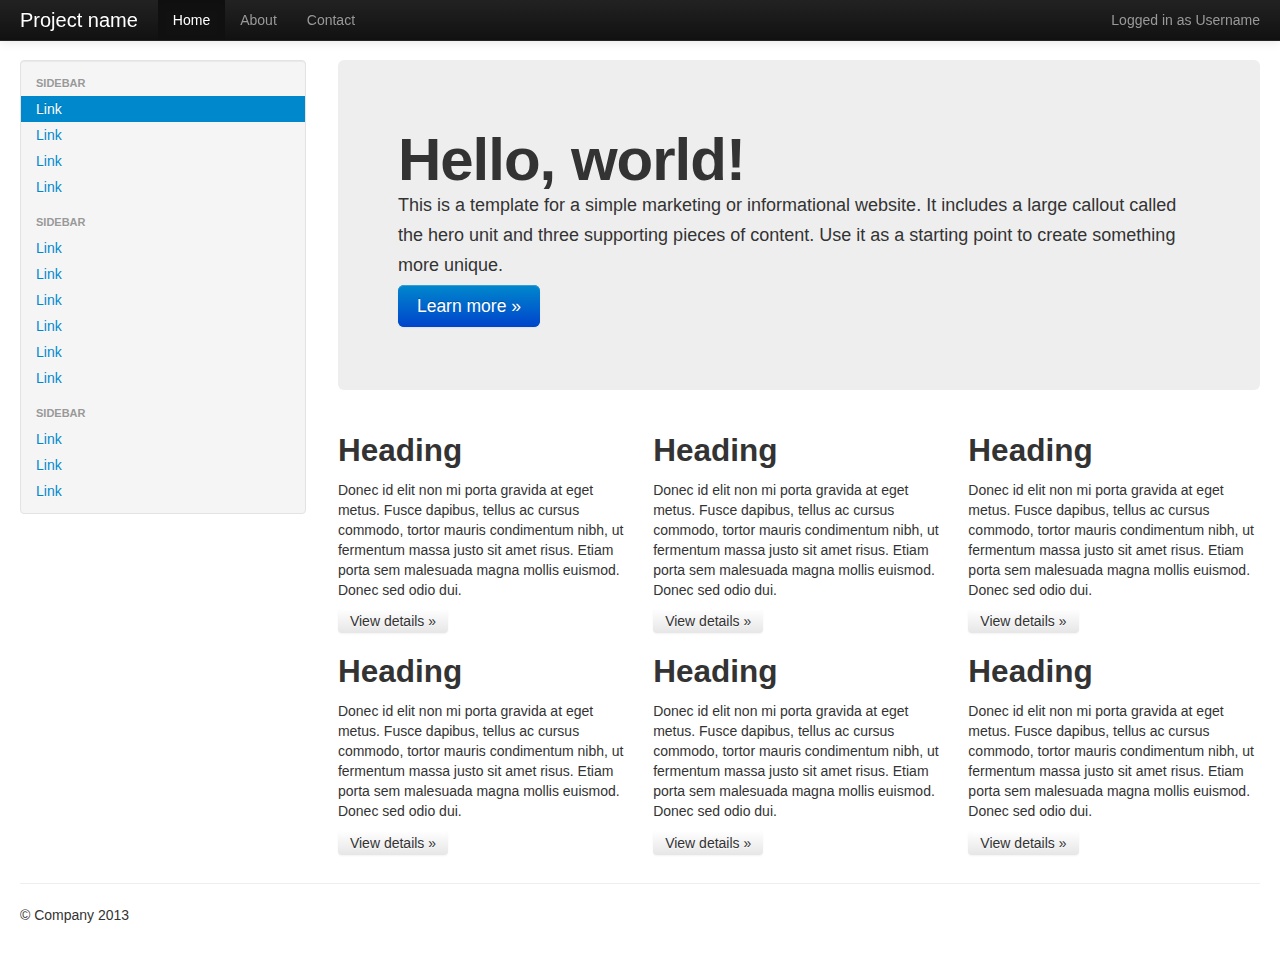
<file: bootstrap-2.3.2/docs/examples/fluid.html>
<!DOCTYPE html>
<html lang="en">
  <head>
    <meta charset="utf-8">
    <title>Bootstrap, from Twitter</title>
    <meta name="viewport" content="width=device-width, initial-scale=1.0">
    <meta name="description" content="">
    <meta name="author" content="">

    <!-- Le styles -->
    <link href="../assets/css/bootstrap.css" rel="stylesheet">
    <style type="text/css">
      body {
        padding-top: 60px;
        padding-bottom: 40px;
      }
      .sidebar-nav {
        padding: 9px 0;
      }

      @media (max-width: 980px) {
        /* Enable use of floated navbar text */
        .navbar-text.pull-right {
          float: none;
          padding-left: 5px;
          padding-right: 5px;
        }
      }
    </style>
    <link href="../assets/css/bootstrap-responsive.css" rel="stylesheet">

    <!-- HTML5 shim, for IE6-8 support of HTML5 elements -->
    <!--[if lt IE 9]>
      <script src="../assets/js/html5shiv.js"></script>
    <![endif]-->

    <!-- Fav and touch icons -->
    <link rel="apple-touch-icon-precomposed" sizes="144x144" href="../assets/ico/apple-touch-icon-144-precomposed.png">
    <link rel="apple-touch-icon-precomposed" sizes="114x114" href="../assets/ico/apple-touch-icon-114-precomposed.png">
      <link rel="apple-touch-icon-precomposed" sizes="72x72" href="../assets/ico/apple-touch-icon-72-precomposed.png">
                    <link rel="apple-touch-icon-precomposed" href="../assets/ico/apple-touch-icon-57-precomposed.png">
                                   <link rel="shortcut icon" href="../assets/ico/favicon.png">
  </head>

  <body>

    <div class="navbar navbar-inverse navbar-fixed-top">
      <div class="navbar-inner">
        <div class="container-fluid">
          <button type="button" class="btn btn-navbar" data-toggle="collapse" data-target=".nav-collapse">
            <span class="icon-bar"></span>
            <span class="icon-bar"></span>
            <span class="icon-bar"></span>
          </button>
          <a class="brand" href="#">Project name</a>
          <div class="nav-collapse collapse">
            <p class="navbar-text pull-right">
              Logged in as <a href="#" class="navbar-link">Username</a>
            </p>
            <ul class="nav">
              <li class="active"><a href="#">Home</a></li>
              <li><a href="#about">About</a></li>
              <li><a href="#contact">Contact</a></li>
            </ul>
          </div><!--/.nav-collapse -->
        </div>
      </div>
    </div>

    <div class="container-fluid">
      <div class="row-fluid">
        <div class="span3">
          <div class="well sidebar-nav">
            <ul class="nav nav-list">
              <li class="nav-header">Sidebar</li>
              <li class="active"><a href="#">Link</a></li>
              <li><a href="#">Link</a></li>
              <li><a href="#">Link</a></li>
              <li><a href="#">Link</a></li>
              <li class="nav-header">Sidebar</li>
              <li><a href="#">Link</a></li>
              <li><a href="#">Link</a></li>
              <li><a href="#">Link</a></li>
              <li><a href="#">Link</a></li>
              <li><a href="#">Link</a></li>
              <li><a href="#">Link</a></li>
              <li class="nav-header">Sidebar</li>
              <li><a href="#">Link</a></li>
              <li><a href="#">Link</a></li>
              <li><a href="#">Link</a></li>
            </ul>
          </div><!--/.well -->
        </div><!--/span-->
        <div class="span9">
          <div class="hero-unit">
            <h1>Hello, world!</h1>
            <p>This is a template for a simple marketing or informational website. It includes a large callout called the hero unit and three supporting pieces of content. Use it as a starting point to create something more unique.</p>
            <p><a href="#" class="btn btn-primary btn-large">Learn more &raquo;</a></p>
          </div>
          <div class="row-fluid">
            <div class="span4">
              <h2>Heading</h2>
              <p>Donec id elit non mi porta gravida at eget metus. Fusce dapibus, tellus ac cursus commodo, tortor mauris condimentum nibh, ut fermentum massa justo sit amet risus. Etiam porta sem malesuada magna mollis euismod. Donec sed odio dui. </p>
              <p><a class="btn" href="#">View details &raquo;</a></p>
            </div><!--/span-->
            <div class="span4">
              <h2>Heading</h2>
              <p>Donec id elit non mi porta gravida at eget metus. Fusce dapibus, tellus ac cursus commodo, tortor mauris condimentum nibh, ut fermentum massa justo sit amet risus. Etiam porta sem malesuada magna mollis euismod. Donec sed odio dui. </p>
              <p><a class="btn" href="#">View details &raquo;</a></p>
            </div><!--/span-->
            <div class="span4">
              <h2>Heading</h2>
              <p>Donec id elit non mi porta gravida at eget metus. Fusce dapibus, tellus ac cursus commodo, tortor mauris condimentum nibh, ut fermentum massa justo sit amet risus. Etiam porta sem malesuada magna mollis euismod. Donec sed odio dui. </p>
              <p><a class="btn" href="#">View details &raquo;</a></p>
            </div><!--/span-->
          </div><!--/row-->
          <div class="row-fluid">
            <div class="span4">
              <h2>Heading</h2>
              <p>Donec id elit non mi porta gravida at eget metus. Fusce dapibus, tellus ac cursus commodo, tortor mauris condimentum nibh, ut fermentum massa justo sit amet risus. Etiam porta sem malesuada magna mollis euismod. Donec sed odio dui. </p>
              <p><a class="btn" href="#">View details &raquo;</a></p>
            </div><!--/span-->
            <div class="span4">
              <h2>Heading</h2>
              <p>Donec id elit non mi porta gravida at eget metus. Fusce dapibus, tellus ac cursus commodo, tortor mauris condimentum nibh, ut fermentum massa justo sit amet risus. Etiam porta sem malesuada magna mollis euismod. Donec sed odio dui. </p>
              <p><a class="btn" href="#">View details &raquo;</a></p>
            </div><!--/span-->
            <div class="span4">
              <h2>Heading</h2>
              <p>Donec id elit non mi porta gravida at eget metus. Fusce dapibus, tellus ac cursus commodo, tortor mauris condimentum nibh, ut fermentum massa justo sit amet risus. Etiam porta sem malesuada magna mollis euismod. Donec sed odio dui. </p>
              <p><a class="btn" href="#">View details &raquo;</a></p>
            </div><!--/span-->
          </div><!--/row-->
        </div><!--/span-->
      </div><!--/row-->

      <hr>

      <footer>
        <p>&copy; Company 2013</p>
      </footer>

    </div><!--/.fluid-container-->

    <!-- Le javascript
    ================================================== -->
    <!-- Placed at the end of the document so the pages load faster -->
    <script src="../assets/js/jquery.js"></script>
    <script src="../assets/js/bootstrap-transition.js"></script>
    <script src="../assets/js/bootstrap-alert.js"></script>
    <script src="../assets/js/bootstrap-modal.js"></script>
    <script src="../assets/js/bootstrap-dropdown.js"></script>
    <script src="../assets/js/bootstrap-scrollspy.js"></script>
    <script src="../assets/js/bootstrap-tab.js"></script>
    <script src="../assets/js/bootstrap-tooltip.js"></script>
    <script src="../assets/js/bootstrap-popover.js"></script>
    <script src="../assets/js/bootstrap-button.js"></script>
    <script src="../assets/js/bootstrap-collapse.js"></script>
    <script src="../assets/js/bootstrap-carousel.js"></script>
    <script src="../assets/js/bootstrap-typeahead.js"></script>

  </body>
</html>
</file>
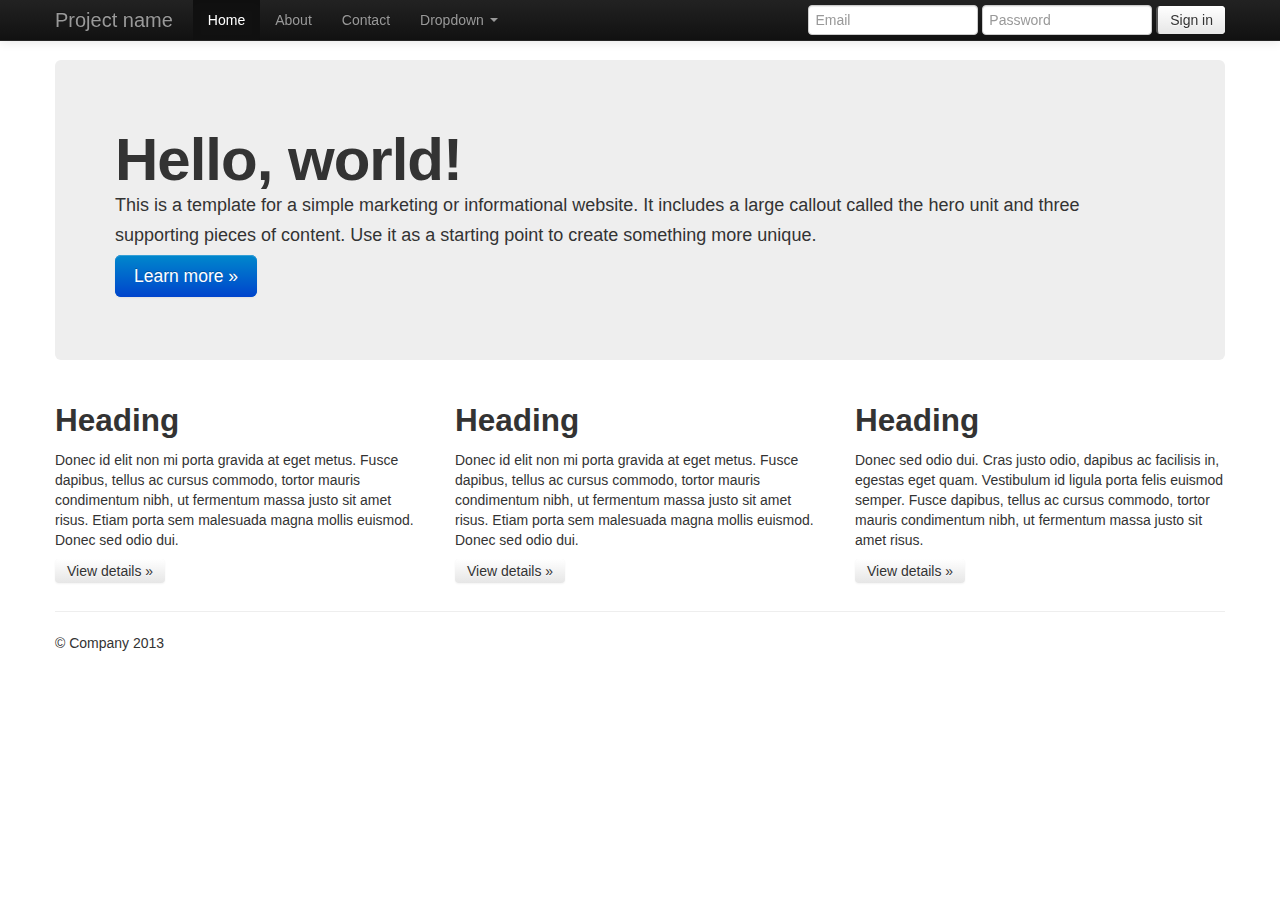
<file: bootstrap-2.3.2/docs/examples/hero.html>
<!DOCTYPE html>
<html lang="en">
  <head>
    <meta charset="utf-8">
    <title>Bootstrap, from Twitter</title>
    <meta name="viewport" content="width=device-width, initial-scale=1.0">
    <meta name="description" content="">
    <meta name="author" content="">

    <!-- Le styles -->
    <link href="../assets/css/bootstrap.css" rel="stylesheet">
    <style type="text/css">
      body {
        padding-top: 60px;
        padding-bottom: 40px;
      }
    </style>
    <link href="../assets/css/bootstrap-responsive.css" rel="stylesheet">

    <!-- HTML5 shim, for IE6-8 support of HTML5 elements -->
    <!--[if lt IE 9]>
      <script src="../assets/js/html5shiv.js"></script>
    <![endif]-->

    <!-- Fav and touch icons -->
    <link rel="apple-touch-icon-precomposed" sizes="144x144" href="../assets/ico/apple-touch-icon-144-precomposed.png">
    <link rel="apple-touch-icon-precomposed" sizes="114x114" href="../assets/ico/apple-touch-icon-114-precomposed.png">
      <link rel="apple-touch-icon-precomposed" sizes="72x72" href="../assets/ico/apple-touch-icon-72-precomposed.png">
                    <link rel="apple-touch-icon-precomposed" href="../assets/ico/apple-touch-icon-57-precomposed.png">
                                   <link rel="shortcut icon" href="../assets/ico/favicon.png">
  </head>

  <body>

    <div class="navbar navbar-inverse navbar-fixed-top">
      <div class="navbar-inner">
        <div class="container">
          <button type="button" class="btn btn-navbar" data-toggle="collapse" data-target=".nav-collapse">
            <span class="icon-bar"></span>
            <span class="icon-bar"></span>
            <span class="icon-bar"></span>
          </button>
          <a class="brand" href="#">Project name</a>
          <div class="nav-collapse collapse">
            <ul class="nav">
              <li class="active"><a href="#">Home</a></li>
              <li><a href="#about">About</a></li>
              <li><a href="#contact">Contact</a></li>
              <li class="dropdown">
                <a href="#" class="dropdown-toggle" data-toggle="dropdown">Dropdown <b class="caret"></b></a>
                <ul class="dropdown-menu">
                  <li><a href="#">Action</a></li>
                  <li><a href="#">Another action</a></li>
                  <li><a href="#">Something else here</a></li>
                  <li class="divider"></li>
                  <li class="nav-header">Nav header</li>
                  <li><a href="#">Separated link</a></li>
                  <li><a href="#">One more separated link</a></li>
                </ul>
              </li>
            </ul>
            <form class="navbar-form pull-right">
              <input class="span2" type="text" placeholder="Email">
              <input class="span2" type="password" placeholder="Password">
              <button type="submit" class="btn">Sign in</button>
            </form>
          </div><!--/.nav-collapse -->
        </div>
      </div>
    </div>

    <div class="container">

      <!-- Main hero unit for a primary marketing message or call to action -->
      <div class="hero-unit">
        <h1>Hello, world!</h1>
        <p>This is a template for a simple marketing or informational website. It includes a large callout called the hero unit and three supporting pieces of content. Use it as a starting point to create something more unique.</p>
        <p><a href="#" class="btn btn-primary btn-large">Learn more &raquo;</a></p>
      </div>

      <!-- Example row of columns -->
      <div class="row">
        <div class="span4">
          <h2>Heading</h2>
          <p>Donec id elit non mi porta gravida at eget metus. Fusce dapibus, tellus ac cursus commodo, tortor mauris condimentum nibh, ut fermentum massa justo sit amet risus. Etiam porta sem malesuada magna mollis euismod. Donec sed odio dui. </p>
          <p><a class="btn" href="#">View details &raquo;</a></p>
        </div>
        <div class="span4">
          <h2>Heading</h2>
          <p>Donec id elit non mi porta gravida at eget metus. Fusce dapibus, tellus ac cursus commodo, tortor mauris condimentum nibh, ut fermentum massa justo sit amet risus. Etiam porta sem malesuada magna mollis euismod. Donec sed odio dui. </p>
          <p><a class="btn" href="#">View details &raquo;</a></p>
       </div>
        <div class="span4">
          <h2>Heading</h2>
          <p>Donec sed odio dui. Cras justo odio, dapibus ac facilisis in, egestas eget quam. Vestibulum id ligula porta felis euismod semper. Fusce dapibus, tellus ac cursus commodo, tortor mauris condimentum nibh, ut fermentum massa justo sit amet risus.</p>
          <p><a class="btn" href="#">View details &raquo;</a></p>
        </div>
      </div>

      <hr>

      <footer>
        <p>&copy; Company 2013</p>
      </footer>

    </div> <!-- /container -->

    <!-- Le javascript
    ================================================== -->
    <!-- Placed at the end of the document so the pages load faster -->
    <script src="../assets/js/jquery.js"></script>
    <script src="../assets/js/bootstrap-transition.js"></script>
    <script src="../assets/js/bootstrap-alert.js"></script>
    <script src="../assets/js/bootstrap-modal.js"></script>
    <script src="../assets/js/bootstrap-dropdown.js"></script>
    <script src="../assets/js/bootstrap-scrollspy.js"></script>
    <script src="../assets/js/bootstrap-tab.js"></script>
    <script src="../assets/js/bootstrap-tooltip.js"></script>
    <script src="../assets/js/bootstrap-popover.js"></script>
    <script src="../assets/js/bootstrap-button.js"></script>
    <script src="../assets/js/bootstrap-collapse.js"></script>
    <script src="../assets/js/bootstrap-carousel.js"></script>
    <script src="../assets/js/bootstrap-typeahead.js"></script>

  </body>
</html>
</file>
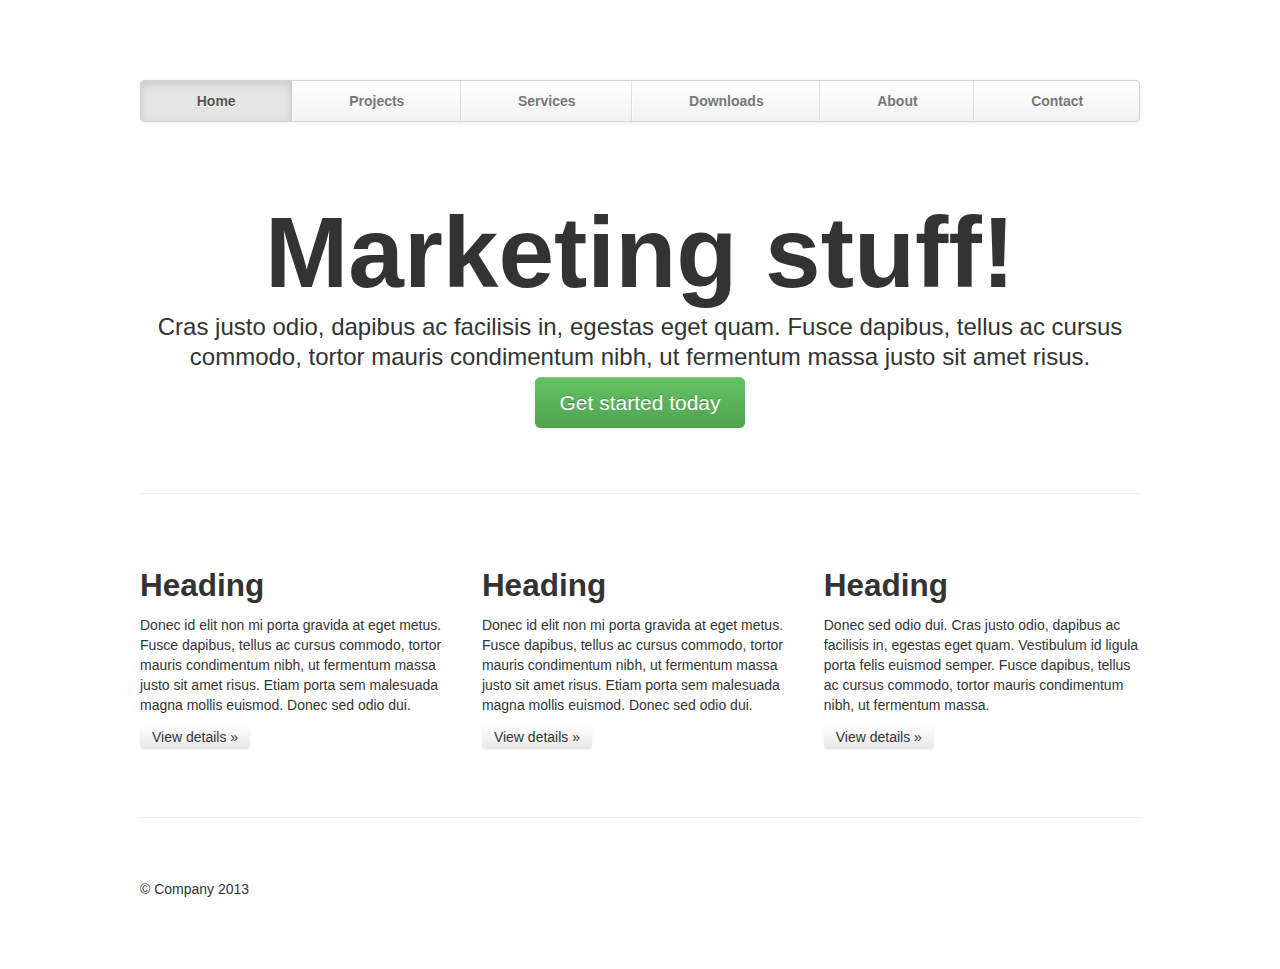
<file: bootstrap-2.3.2/docs/examples/justified-nav.html>
<!DOCTYPE html>
<html lang="en">
  <head>
    <meta charset="utf-8">
    <title>Template &middot; Bootstrap</title>
    <meta name="viewport" content="width=device-width, initial-scale=1.0">
    <meta name="description" content="">
    <meta name="author" content="">

    <!-- Le styles -->
    <link href="../assets/css/bootstrap.css" rel="stylesheet">
    <style type="text/css">
      body {
        padding-top: 20px;
        padding-bottom: 60px;
      }

      /* Custom container */
      .container {
        margin: 0 auto;
        max-width: 1000px;
      }
      .container > hr {
        margin: 60px 0;
      }

      /* Main marketing message and sign up button */
      .jumbotron {
        margin: 80px 0;
        text-align: center;
      }
      .jumbotron h1 {
        font-size: 100px;
        line-height: 1;
      }
      .jumbotron .lead {
        font-size: 24px;
        line-height: 1.25;
      }
      .jumbotron .btn {
        font-size: 21px;
        padding: 14px 24px;
      }

      /* Supporting marketing content */
      .marketing {
        margin: 60px 0;
      }
      .marketing p + h4 {
        margin-top: 28px;
      }


      /* Customize the navbar links to be fill the entire space of the .navbar */
      .navbar .navbar-inner {
        padding: 0;
      }
      .navbar .nav {
        margin: 0;
        display: table;
        width: 100%;
      }
      .navbar .nav li {
        display: table-cell;
        width: 1%;
        float: none;
      }
      .navbar .nav li a {
        font-weight: bold;
        text-align: center;
        border-left: 1px solid rgba(255,255,255,.75);
        border-right: 1px solid rgba(0,0,0,.1);
      }
      .navbar .nav li:first-child a {
        border-left: 0;
        border-radius: 3px 0 0 3px;
      }
      .navbar .nav li:last-child a {
        border-right: 0;
        border-radius: 0 3px 3px 0;
      }
    </style>
    <link href="../assets/css/bootstrap-responsive.css" rel="stylesheet">

    <!-- HTML5 shim, for IE6-8 support of HTML5 elements -->
    <!--[if lt IE 9]>
      <script src="../assets/js/html5shiv.js"></script>
    <![endif]-->

    <!-- Fav and touch icons -->
    <link rel="apple-touch-icon-precomposed" sizes="144x144" href="../assets/ico/apple-touch-icon-144-precomposed.png">
    <link rel="apple-touch-icon-precomposed" sizes="114x114" href="../assets/ico/apple-touch-icon-114-precomposed.png">
      <link rel="apple-touch-icon-precomposed" sizes="72x72" href="../assets/ico/apple-touch-icon-72-precomposed.png">
                    <link rel="apple-touch-icon-precomposed" href="../assets/ico/apple-touch-icon-57-precomposed.png">
                                   <link rel="shortcut icon" href="../assets/ico/favicon.png">
  </head>

  <body>

    <div class="container">

      <div class="masthead">
        <h3 class="muted">Project name</h3>
        <div class="navbar">
          <div class="navbar-inner">
            <div class="container">
              <ul class="nav">
                <li class="active"><a href="#">Home</a></li>
                <li><a href="#">Projects</a></li>
                <li><a href="#">Services</a></li>
                <li><a href="#">Downloads</a></li>
                <li><a href="#">About</a></li>
                <li><a href="#">Contact</a></li>
              </ul>
            </div>
          </div>
        </div><!-- /.navbar -->
      </div>

      <!-- Jumbotron -->
      <div class="jumbotron">
        <h1>Marketing stuff!</h1>
        <p class="lead">Cras justo odio, dapibus ac facilisis in, egestas eget quam. Fusce dapibus, tellus ac cursus commodo, tortor mauris condimentum nibh, ut fermentum massa justo sit amet risus.</p>
        <a class="btn btn-large btn-success" href="#">Get started today</a>
      </div>

      <hr>

      <!-- Example row of columns -->
      <div class="row-fluid">
        <div class="span4">
          <h2>Heading</h2>
          <p>Donec id elit non mi porta gravida at eget metus. Fusce dapibus, tellus ac cursus commodo, tortor mauris condimentum nibh, ut fermentum massa justo sit amet risus. Etiam porta sem malesuada magna mollis euismod. Donec sed odio dui. </p>
          <p><a class="btn" href="#">View details &raquo;</a></p>
        </div>
        <div class="span4">
          <h2>Heading</h2>
          <p>Donec id elit non mi porta gravida at eget metus. Fusce dapibus, tellus ac cursus commodo, tortor mauris condimentum nibh, ut fermentum massa justo sit amet risus. Etiam porta sem malesuada magna mollis euismod. Donec sed odio dui. </p>
          <p><a class="btn" href="#">View details &raquo;</a></p>
       </div>
        <div class="span4">
          <h2>Heading</h2>
          <p>Donec sed odio dui. Cras justo odio, dapibus ac facilisis in, egestas eget quam. Vestibulum id ligula porta felis euismod semper. Fusce dapibus, tellus ac cursus commodo, tortor mauris condimentum nibh, ut fermentum massa.</p>
          <p><a class="btn" href="#">View details &raquo;</a></p>
        </div>
      </div>

      <hr>

      <div class="footer">
        <p>&copy; Company 2013</p>
      </div>

    </div> <!-- /container -->

    <!-- Le javascript
    ================================================== -->
    <!-- Placed at the end of the document so the pages load faster -->
    <script src="../assets/js/jquery.js"></script>
    <script src="../assets/js/bootstrap-transition.js"></script>
    <script src="../assets/js/bootstrap-alert.js"></script>
    <script src="../assets/js/bootstrap-modal.js"></script>
    <script src="../assets/js/bootstrap-dropdown.js"></script>
    <script src="../assets/js/bootstrap-scrollspy.js"></script>
    <script src="../assets/js/bootstrap-tab.js"></script>
    <script src="../assets/js/bootstrap-tooltip.js"></script>
    <script src="../assets/js/bootstrap-popover.js"></script>
    <script src="../assets/js/bootstrap-button.js"></script>
    <script src="../assets/js/bootstrap-collapse.js"></script>
    <script src="../assets/js/bootstrap-carousel.js"></script>
    <script src="../assets/js/bootstrap-typeahead.js"></script>

  </body>
</html>
</file>
<file: bootstrap-2.3.2/docs/assets/js/google-code-prettify/prettify.css>
.com { color: #93a1a1; }
.lit { color: #195f91; }
.pun, .opn, .clo { color: #93a1a1; }
.fun { color: #dc322f; }
.str, .atv { color: #D14; }
.kwd, .prettyprint .tag { color: #1e347b; }
.typ, .atn, .dec, .var { color: teal; }
.pln { color: #48484c; }

.prettyprint {
  padding: 8px;
  background-color: #f7f7f9;
  border: 1px solid #e1e1e8;
}
.prettyprint.linenums {
  -webkit-box-shadow: inset 40px 0 0 #fbfbfc, inset 41px 0 0 #ececf0;
     -moz-box-shadow: inset 40px 0 0 #fbfbfc, inset 41px 0 0 #ececf0;
          box-shadow: inset 40px 0 0 #fbfbfc, inset 41px 0 0 #ececf0;
}

/* Specify class=linenums on a pre to get line numbering */
ol.linenums {
  margin: 0 0 0 33px; /* IE indents via margin-left */
}
ol.linenums li {
  padding-left: 12px;
  color: #bebec5;
  line-height: 20px;
  text-shadow: 0 1px 0 #fff;
}
</file>
<file: bootstrap-2.3.2/docs/assets/css/docs.css>
/* Add additional stylesheets below
-------------------------------------------------- */
/*
  Bootstrap's documentation styles
  Special styles for presenting Bootstrap's documentation and examples
*/



/* Body and structure
-------------------------------------------------- */

body {
  position: relative;
  padding-top: 40px;
}

/* Code in headings */
h3 code {
  font-size: 14px;
  font-weight: normal;
}



/* Tweak navbar brand link to be super sleek
-------------------------------------------------- */

body > .navbar {
  font-size: 13px;
}

/* Change the docs' brand */
body > .navbar .brand {
  padding-right: 0;
  padding-left: 0;
  margin-left: 20px;
  float: right;
  font-weight: bold;
  color: #000;
  text-shadow: 0 1px 0 rgba(255,255,255,.1), 0 0 30px rgba(255,255,255,.125);
  -webkit-transition: all .2s linear;
     -moz-transition: all .2s linear;
          transition: all .2s linear;
}
body > .navbar .brand:hover {
  text-decoration: none;
  text-shadow: 0 1px 0 rgba(255,255,255,.1), 0 0 30px rgba(255,255,255,.4);
}


/* Sections
-------------------------------------------------- */

/* padding for in-page bookmarks and fixed navbar */
section {
  padding-top: 30px;
}
section > .page-header,
section > .lead {
  color: #5a5a5a;
}
section > ul li {
  margin-bottom: 5px;
}

/* Separators (hr) */
.bs-docs-separator {
  margin: 40px 0 39px;
}

/* Faded out hr */
hr.soften {
  height: 1px;
  margin: 70px 0;
  background-image: -webkit-linear-gradient(left, rgba(0,0,0,0), rgba(0,0,0,.1), rgba(0,0,0,0));
  background-image:    -moz-linear-gradient(left, rgba(0,0,0,0), rgba(0,0,0,.1), rgba(0,0,0,0));
  background-image:     -ms-linear-gradient(left, rgba(0,0,0,0), rgba(0,0,0,.1), rgba(0,0,0,0));
  background-image:      -o-linear-gradient(left, rgba(0,0,0,0), rgba(0,0,0,.1), rgba(0,0,0,0));
  border: 0;
}



/* Jumbotrons
-------------------------------------------------- */

/* Base class
------------------------- */
.jumbotron {
  position: relative;
  padding: 40px 0;
  color: #fff;
  text-align: center;
  text-shadow: 0 1px 3px rgba(0,0,0,.4), 0 0 30px rgba(0,0,0,.075);
  background: #020031; /* Old browsers */
  background: -moz-linear-gradient(45deg,  #020031 0%, #6d3353 100%); /* FF3.6+ */
  background: -webkit-gradient(linear, left bottom, right top, color-stop(0%,#020031), color-stop(100%,#6d3353)); /* Chrome,Safari4+ */
  background: -webkit-linear-gradient(45deg,  #020031 0%,#6d3353 100%); /* Chrome10+,Safari5.1+ */
  background: -o-linear-gradient(45deg,  #020031 0%,#6d3353 100%); /* Opera 11.10+ */
  background: -ms-linear-gradient(45deg,  #020031 0%,#6d3353 100%); /* IE10+ */
  background: linear-gradient(45deg,  #020031 0%,#6d3353 100%); /* W3C */
  filter: progid:DXImageTransform.Microsoft.gradient( startColorstr='#020031', endColorstr='#6d3353',GradientType=1 ); /* IE6-9 fallback on horizontal gradient */
  -webkit-box-shadow: inset 0 3px 7px rgba(0,0,0,.2), inset 0 -3px 7px rgba(0,0,0,.2);
     -moz-box-shadow: inset 0 3px 7px rgba(0,0,0,.2), inset 0 -3px 7px rgba(0,0,0,.2);
          box-shadow: inset 0 3px 7px rgba(0,0,0,.2), inset 0 -3px 7px rgba(0,0,0,.2);
}
.jumbotron h1 {
  font-size: 80px;
  font-weight: bold;
  letter-spacing: -1px;
  line-height: 1;
}
.jumbotron p {
  font-size: 24px;
  font-weight: 300;
  line-height: 1.25;
  margin-bottom: 30px;
}

/* Link styles (used on .masthead-links as well) */
.jumbotron a {
  color: #fff;
  color: rgba(255,255,255,.5);
  -webkit-transition: all .2s ease-in-out;
     -moz-transition: all .2s ease-in-out;
          transition: all .2s ease-in-out;
}
.jumbotron a:hover {
  color: #fff;
  text-shadow: 0 0 10px rgba(255,255,255,.25);
}

/* Download button */
.masthead .btn {
  padding: 19px 24px;
  font-size: 24px;
  font-weight: 200;
  color: #fff; /* redeclare to override the `.jumbotron a` */
  border: 0;
  -webkit-border-radius: 6px;
     -moz-border-radius: 6px;
          border-radius: 6px;
  -webkit-box-shadow: inset 0 1px 0 rgba(255,255,255,.1), 0 1px 5px rgba(0,0,0,.25);
     -moz-box-shadow: inset 0 1px 0 rgba(255,255,255,.1), 0 1px 5px rgba(0,0,0,.25);
          box-shadow: inset 0 1px 0 rgba(255,255,255,.1), 0 1px 5px rgba(0,0,0,.25);
  -webkit-transition: none;
     -moz-transition: none;
          transition: none;
}
.masthead .btn:hover {
  -webkit-box-shadow: inset 0 1px 0 rgba(255,255,255,.1), 0 1px 5px rgba(0,0,0,.25);
     -moz-box-shadow: inset 0 1px 0 rgba(255,255,255,.1), 0 1px 5px rgba(0,0,0,.25);
          box-shadow: inset 0 1px 0 rgba(255,255,255,.1), 0 1px 5px rgba(0,0,0,.25);
}
.masthead .btn:active {
  -webkit-box-shadow: inset 0 2px 4px rgba(0,0,0,.1), 0 1px 0 rgba(255,255,255,.1);
     -moz-box-shadow: inset 0 2px 4px rgba(0,0,0,.1), 0 1px 0 rgba(255,255,255,.1);
          box-shadow: inset 0 2px 4px rgba(0,0,0,.1), 0 1px 0 rgba(255,255,255,.1);
}


/* Pattern overlay
------------------------- */
.jumbotron .container {
  position: relative;
  z-index: 2;
}
.jumbotron:after {
  content: '';
  display: block;
  position: absolute;
  top: 0;
  right: 0;
  bottom: 0;
  left: 0;
  background: url(../img/bs-docs-masthead-pattern.png) repeat center center;
  opacity: .4;
}
@media
only screen and (-webkit-min-device-pixel-ratio: 2),
only screen and (   min--moz-device-pixel-ratio: 2),
only screen and (     -o-min-device-pixel-ratio: 2/1) {

  .jumbotron:after {
    background-size: 150px 150px;
  }

}

/* Masthead (docs home)
------------------------- */
.masthead {
  padding: 70px 0 80px;
  margin-bottom: 0;
  color: #fff;
}
.masthead h1 {
  font-size: 120px;
  line-height: 1;
  letter-spacing: -2px;
}
.masthead p {
  font-size: 40px;
  font-weight: 200;
  line-height: 1.25;
}

/* Textual links in masthead */
.masthead-links {
  margin: 0;
  list-style: none;
}
.masthead-links li {
  display: inline;
  padding: 0 10px;
  color: rgba(255,255,255,.25);
}

/* Social proof buttons from GitHub & Twitter */
.bs-docs-social {
  padding: 15px 0;
  text-align: center;
  background-color: #f5f5f5;
  border-top: 1px solid #fff;
  border-bottom: 1px solid #ddd;
}

/* Quick links on Home */
.bs-docs-social-buttons {
  margin-left: 0;
  margin-bottom: 0;
  padding-left: 0;
  list-style: none;
}
.bs-docs-social-buttons li {
  display: inline-block;
  padding: 5px 8px;
  line-height: 1;
  *display: inline;
  *zoom: 1;
}

/* Subhead (other pages)
------------------------- */
.subhead {
  text-align: left;
  border-bottom: 1px solid #ddd;
}
.subhead h1 {
  font-size: 60px;
}
.subhead p {
  margin-bottom: 20px;
}
.subhead .navbar {
  display: none;
}



/* Marketing section of Overview
-------------------------------------------------- */

.marketing {
  text-align: center;
  color: #5a5a5a;
}
.marketing h1 {
  margin: 60px 0 10px;
  font-size: 60px;
  font-weight: 200;
  line-height: 1;
  letter-spacing: -1px;
}
.marketing h2 {
  font-weight: 200;
  margin-bottom: 5px;
}
.marketing p {
  font-size: 16px;
  line-height: 1.5;
}
.marketing .marketing-byline {
  margin-bottom: 40px;
  font-size: 20px;
  font-weight: 300;
  line-height: 1.25;
  color: #999;
}
.marketing-img {
  display: block;
  margin: 0 auto 30px;
  max-height: 145px;
}



/* Footer
-------------------------------------------------- */

.footer {
  text-align: center;
  padding: 30px 0;
  margin-top: 70px;
  border-top: 1px solid #e5e5e5;
  background-color: #f5f5f5;
}
.footer p {
  margin-bottom: 0;
  color: #777;
}
.footer-links {
  margin: 10px 0;
}
.footer-links li {
  display: inline;
  padding: 0 2px;
}
.footer-links li:first-child {
  padding-left: 0;
}



/* Special grid styles
-------------------------------------------------- */

.show-grid {
  margin-top: 10px;
  margin-bottom: 20px;
}
.show-grid [class*="span"] {
  background-color: #eee;
  text-align: center;
  -webkit-border-radius: 3px;
     -moz-border-radius: 3px;
          border-radius: 3px;
  min-height: 40px;
  line-height: 40px;
}
.show-grid [class*="span"]:hover {
  background-color: #ddd;
}
.show-grid .show-grid {
  margin-top: 0;
  margin-bottom: 0;
}
.show-grid .show-grid [class*="span"] {
  margin-top: 5px;
}
.show-grid [class*="span"] [class*="span"] {
  background-color: #ccc;
}
.show-grid [class*="span"] [class*="span"] [class*="span"] {
  background-color: #999;
}



/* Mini layout previews
-------------------------------------------------- */
.mini-layout {
  border: 1px solid #ddd;
  -webkit-border-radius: 6px;
     -moz-border-radius: 6px;
          border-radius: 6px;
  -webkit-box-shadow: 0 1px 2px rgba(0,0,0,.075);
     -moz-box-shadow: 0 1px 2px rgba(0,0,0,.075);
          box-shadow: 0 1px 2px rgba(0,0,0,.075);
}
.mini-layout,
.mini-layout .mini-layout-body,
.mini-layout.fluid .mini-layout-sidebar {
  height: 300px;
}
.mini-layout {
  margin-bottom: 20px;
  padding: 9px;
}
.mini-layout div {
  -webkit-border-radius: 3px;
     -moz-border-radius: 3px;
          border-radius: 3px;
}
.mini-layout .mini-layout-body {
  background-color: #dceaf4;
  margin: 0 auto;
  width: 70%;
}
.mini-layout.fluid .mini-layout-sidebar,
.mini-layout.fluid .mini-layout-header,
.mini-layout.fluid .mini-layout-body {
  float: left;
}
.mini-layout.fluid .mini-layout-sidebar {
  background-color: #bbd8e9;
  width: 20%;
}
.mini-layout.fluid .mini-layout-body {
  width: 77.5%;
  margin-left: 2.5%;
}



/* Download page
-------------------------------------------------- */

.download .page-header {
  margin-top: 36px;
}
.page-header .toggle-all {
  margin-top: 5px;
}

/* Space out h3s when following a section */
.download h3 {
  margin-bottom: 5px;
}
.download-builder input + h3,
.download-builder .checkbox + h3 {
  margin-top: 9px;
}

/* Fields for variables */
.download-builder input[type=text] {
  margin-bottom: 9px;
  font-family: Menlo, Monaco, "Courier New", monospace;
  font-size: 12px;
  color: #d14;
}
.download-builder input[type=text]:focus {
  background-color: #fff;
}

/* Custom, larger checkbox labels */
.download .checkbox {
  padding: 6px 10px 6px 25px;
  font-size: 13px;
  line-height: 18px;
  color: #555;
  background-color: #f9f9f9;
  -webkit-border-radius: 3px;
     -moz-border-radius: 3px;
          border-radius: 3px;
  cursor: pointer;
}
.download .checkbox:hover {
  color: #333;
  background-color: #f5f5f5;
}
.download .checkbox small {
  font-size: 12px;
  color: #777;
}

/* Variables section */
#variables label {
  margin-bottom: 0;
}

/* Giant download button */
.download-btn {
  margin: 36px 0 108px;
}
#download p,
#download h4 {
  max-width: 50%;
  margin: 0 auto;
  color: #999;
  text-align: center;
}
#download h4 {
  margin-bottom: 0;
}
#download p {
  margin-bottom: 18px;
}
.download-btn .btn {
  display: block;
  width: auto;
  padding: 19px 24px;
  margin-bottom: 27px;
  font-size: 30px;
  line-height: 1;
  text-align: center;
  -webkit-border-radius: 6px;
     -moz-border-radius: 6px;
          border-radius: 6px;
}



/* Misc
-------------------------------------------------- */

/* Make tables spaced out a bit more */
h2 + table,
h3 + table,
h4 + table,
h2 + .row {
  margin-top: 5px;
}

/* Example sites showcase */
.example-sites {
  xmargin-left: 20px;
}
.example-sites img {
  max-width: 100%;
  margin: 0 auto;
}

.scrollspy-example {
  height: 200px;
  overflow: auto;
  position: relative;
}


/* Fake the :focus state to demo it */
.focused {
  border-color: rgba(82,168,236,.8);
  -webkit-box-shadow: inset 0 1px 3px rgba(0,0,0,.1), 0 0 8px rgba(82,168,236,.6);
     -moz-box-shadow: inset 0 1px 3px rgba(0,0,0,.1), 0 0 8px rgba(82,168,236,.6);
          box-shadow: inset 0 1px 3px rgba(0,0,0,.1), 0 0 8px rgba(82,168,236,.6);
  outline: 0;
}

/* For input sizes, make them display block */
.docs-input-sizes select,
.docs-input-sizes input[type=text] {
  display: block;
  margin-bottom: 9px;
}

/* Icons
------------------------- */
.the-icons {
  margin-left: 0;
  list-style: none;
}
.the-icons li {
  float: left;
  width: 25%;
  line-height: 25px;
}
.the-icons i:hover {
  background-color: rgba(255,0,0,.25);
}

/* Example page
------------------------- */
.bootstrap-examples h4 {
  margin: 10px 0 5px;
}
.bootstrap-examples p {
  font-size: 13px;
  line-height: 18px;
}
.bootstrap-examples .thumbnail {
  margin-bottom: 9px;
  background-color: #fff;
}



/* Bootstrap code examples
-------------------------------------------------- */

/* Base class */
.bs-docs-example {
  position: relative;
  margin: 15px 0;
  padding: 39px 19px 14px;
  *padding-top: 19px;
  background-color: #fff;
  border: 1px solid #ddd;
  -webkit-border-radius: 4px;
     -moz-border-radius: 4px;
          border-radius: 4px;
}

/* Echo out a label for the example */
.bs-docs-example:after {
  content: "Example";
  position: absolute;
  top: -1px;
  left: -1px;
  padding: 3px 7px;
  font-size: 12px;
  font-weight: bold;
  background-color: #f5f5f5;
  border: 1px solid #ddd;
  color: #9da0a4;
  -webkit-border-radius: 4px 0 4px 0;
     -moz-border-radius: 4px 0 4px 0;
          border-radius: 4px 0 4px 0;
}

/* Remove spacing between an example and it's code */
.bs-docs-example + .prettyprint {
  margin-top: -20px;
  padding-top: 15px;
}

/* Tweak examples
------------------------- */
.bs-docs-example > p:last-child {
  margin-bottom: 0;
}
.bs-docs-example .table,
.bs-docs-example .progress,
.bs-docs-example .well,
.bs-docs-example .alert,
.bs-docs-example .hero-unit,
.bs-docs-example .pagination,
.bs-docs-example .navbar,
.bs-docs-example > .nav,
.bs-docs-example blockquote {
  margin-bottom: 5px;
}
.bs-docs-example .pagination {
  margin-top: 0;
}
.bs-navbar-top-example,
.bs-navbar-bottom-example {
  z-index: 1;
  padding: 0;
  height: 90px;
  overflow: hidden; /* cut the drop shadows off */
}
.bs-navbar-top-example .navbar-fixed-top,
.bs-navbar-bottom-example .navbar-fixed-bottom {
  margin-left: 0;
  margin-right: 0;
}
.bs-navbar-top-example {
  -webkit-border-radius: 0 0 4px 4px;
     -moz-border-radius: 0 0 4px 4px;
          border-radius: 0 0 4px 4px;
}
.bs-navbar-top-example:after {
  top: auto;
  bottom: -1px;
  -webkit-border-radius: 0 4px 0 4px;
     -moz-border-radius: 0 4px 0 4px;
          border-radius: 0 4px 0 4px;
}
.bs-navbar-bottom-example {
  -webkit-border-radius: 4px 4px 0 0;
     -moz-border-radius: 4px 4px 0 0;
          border-radius: 4px 4px 0 0;
}
.bs-navbar-bottom-example .navbar {
  margin-bottom: 0;
}
form.bs-docs-example {
  padding-bottom: 19px;
}

/* Images */
.bs-docs-example-images img {
  margin: 10px;
  display: inline-block;
}

/* Tooltips */
.bs-docs-tooltip-examples {
  text-align: center;
  margin: 0 0 10px;
  list-style: none;
}
.bs-docs-tooltip-examples li {
  display: inline;
  padding: 0 10px;
}

/* Popovers */
.bs-docs-example-popover {
  padding-bottom: 24px;
  background-color: #f9f9f9;
}
.bs-docs-example-popover .popover {
  position: relative;
  display: block;
  float: left;
  width: 260px;
  margin: 20px;
}

/* Dropdowns */
.bs-docs-example-submenus {
  min-height: 180px;
}
.bs-docs-example-submenus > .pull-left + .pull-left {
  margin-left: 20px;
}
.bs-docs-example-submenus .dropup > .dropdown-menu,
.bs-docs-example-submenus .dropdown > .dropdown-menu {
  display: block;
  position: static;
  margin-bottom: 5px;
  *width: 180px;
}



/* Responsive docs
-------------------------------------------------- */

/* Utility classes table
------------------------- */
.responsive-utilities th small {
  display: block;
  font-weight: normal;
  color: #999;
}
.responsive-utilities tbody th {
  font-weight: normal;
}
.responsive-utilities td {
  text-align: center;
}
.responsive-utilities td.is-visible {
  color: #468847;
  background-color: #dff0d8 !important;
}
.responsive-utilities td.is-hidden {
  color: #ccc;
  background-color: #f9f9f9 !important;
}

/* Responsive tests
------------------------- */
.responsive-utilities-test {
  margin-top: 5px;
  margin-left: 0;
  list-style: none;
  overflow: hidden; /* clear floats */
}
.responsive-utilities-test li {
  position: relative;
  float: left;
  width: 25%;
  height: 43px;
  font-size: 14px;
  font-weight: bold;
  line-height: 43px;
  color: #999;
  text-align: center;
  border: 1px solid #ddd;
  -webkit-border-radius: 4px;
     -moz-border-radius: 4px;
          border-radius: 4px;
}
.responsive-utilities-test li + li {
  margin-left: 10px;
}
.responsive-utilities-test span {
  position: absolute;
  top:    -1px;
  left:   -1px;
  right:  -1px;
  bottom: -1px;
  -webkit-border-radius: 4px;
     -moz-border-radius: 4px;
          border-radius: 4px;
}
.responsive-utilities-test span {
  color: #468847;
  background-color: #dff0d8;
  border: 1px solid #d6e9c6;
}



/* Sidenav for Docs
-------------------------------------------------- */

.bs-docs-sidenav {
  width: 228px;
  margin: 30px 0 0;
  padding: 0;
  background-color: #fff;
  -webkit-border-radius: 6px;
     -moz-border-radius: 6px;
          border-radius: 6px;
  -webkit-box-shadow: 0 1px 4px rgba(0,0,0,.065);
     -moz-box-shadow: 0 1px 4px rgba(0,0,0,.065);
          box-shadow: 0 1px 4px rgba(0,0,0,.065);
}
.bs-docs-sidenav > li > a {
  display: block;
  width: 190px \9;
  margin: 0 0 -1px;
  padding: 8px 14px;
  border: 1px solid #e5e5e5;
}
.bs-docs-sidenav > li:first-child > a {
  -webkit-border-radius: 6px 6px 0 0;
     -moz-border-radius: 6px 6px 0 0;
          border-radius: 6px 6px 0 0;
}
.bs-docs-sidenav > li:last-child > a {
  -webkit-border-radius: 0 0 6px 6px;
     -moz-border-radius: 0 0 6px 6px;
          border-radius: 0 0 6px 6px;
}
.bs-docs-sidenav > .active > a {
  position: relative;
  z-index: 2;
  padding: 9px 15px;
  border: 0;
  text-shadow: 0 1px 0 rgba(0,0,0,.15);
  -webkit-box-shadow: inset 1px 0 0 rgba(0,0,0,.1), inset -1px 0 0 rgba(0,0,0,.1);
     -moz-box-shadow: inset 1px 0 0 rgba(0,0,0,.1), inset -1px 0 0 rgba(0,0,0,.1);
          box-shadow: inset 1px 0 0 rgba(0,0,0,.1), inset -1px 0 0 rgba(0,0,0,.1);
}
/* Chevrons */
.bs-docs-sidenav .icon-chevron-right {
  float: right;
  margin-top: 2px;
  margin-right: -6px;
  opacity: .25;
}
.bs-docs-sidenav > li > a:hover {
  background-color: #f5f5f5;
}
.bs-docs-sidenav a:hover .icon-chevron-right {
  opacity: .5;
}
.bs-docs-sidenav .active .icon-chevron-right,
.bs-docs-sidenav .active a:hover .icon-chevron-right {
  background-image: url(../img/glyphicons-halflings-white.png);
  opacity: 1;
}
.bs-docs-sidenav.affix {
  top: 40px;
}
.bs-docs-sidenav.affix-bottom {
  position: absolute;
  top: auto;
  bottom: 270px;
}




/* Responsive
-------------------------------------------------- */

/* Desktop large
------------------------- */
@media (min-width: 1200px) {
  .bs-docs-container {
    max-width: 970px;
  }
  .bs-docs-sidenav {
    width: 258px;
  }
  .bs-docs-sidenav > li > a {
    width: 230px \9; /* Override the previous IE8-9 hack */
  }
}

/* Desktop
------------------------- */
@media (max-width: 980px) {
  /* Unfloat brand */
  body > .navbar-fixed-top .brand {
    float: left;
    margin-left: 0;
    padding-left: 10px;
    padding-right: 10px;
  }

  /* Inline-block quick links for more spacing */
  .quick-links li {
    display: inline-block;
    margin: 5px;
  }

  /* When affixed, space properly */
  .bs-docs-sidenav {
    top: 0;
    width: 218px;
    margin-top: 30px;
    margin-right: 0;
  }
}

/* Tablet to desktop
------------------------- */
@media (min-width: 768px) and (max-width: 979px) {
  /* Remove any padding from the body */
  body {
    padding-top: 0;
  }
  /* Widen masthead and social buttons to fill body padding */
  .jumbotron {
    margin-top: -20px; /* Offset bottom margin on .navbar */
  }
  /* Adjust sidenav width */
  .bs-docs-sidenav {
    width: 166px;
    margin-top: 20px;
  }
  .bs-docs-sidenav.affix {
    top: 0;
  }
}

/* Tablet
------------------------- */
@media (max-width: 767px) {
  /* Remove any padding from the body */
  body {
    padding-top: 0;
  }

  /* Widen masthead and social buttons to fill body padding */
  .jumbotron {
    padding: 40px 20px;
    margin-top:   -20px; /* Offset bottom margin on .navbar */
    margin-right: -20px;
    margin-left:  -20px;
  }
  .masthead h1 {
    font-size: 90px;
  }
  .masthead p,
  .masthead .btn {
    font-size: 24px;
  }
  .marketing .span4 {
    margin-bottom: 40px;
  }
  .bs-docs-social {
    margin: 0 -20px;
  }

  /* Space out the show-grid examples */
  .show-grid [class*="span"] {
    margin-bottom: 5px;
  }

  /* Sidenav */
  .bs-docs-sidenav {
    width: auto;
    margin-bottom: 20px;
  }
  .bs-docs-sidenav.affix {
    position: static;
    width: auto;
    top: 0;
  }

  /* Unfloat the back to top link in footer */
  .footer {
    margin-left: -20px;
    margin-right: -20px;
    padding-left: 20px;
    padding-right: 20px;
  }
  .footer p {
    margin-bottom: 9px;
  }
}

/* Landscape phones
------------------------- */
@media (max-width: 480px) {
  /* Remove padding above jumbotron */
  body {
    padding-top: 0;
  }

  /* Change up some type stuff */
  h2 small {
    display: block;
  }

  /* Downsize the jumbotrons */
  .jumbotron h1 {
    font-size: 45px;
  }
  .jumbotron p,
  .jumbotron .btn {
    font-size: 18px;
  }
  .jumbotron .btn {
    display: block;
    margin: 0 auto;
  }

  /* center align subhead text like the masthead */
  .subhead h1,
  .subhead p {
    text-align: center;
  }

  /* Marketing on home */
  .marketing h1 {
    font-size: 30px;
  }
  .marketing-byline {
    font-size: 18px;
  }

  /* center example sites */
  .example-sites {
    margin-left: 0;
  }
  .example-sites > li {
    float: none;
    display: block;
    max-width: 280px;
    margin: 0 auto 18px;
    text-align: center;
  }
  .example-sites .thumbnail > img {
    max-width: 270px;
  }

  /* Do our best to make tables work in narrow viewports */
  table code {
    white-space: normal;
    word-wrap: break-word;
    word-break: break-all;
  }

  /* Examples: dropdowns */
  .bs-docs-example-submenus > .pull-left {
    float: none;
    clear: both;
  }
  .bs-docs-example-submenus > .pull-left,
  .bs-docs-example-submenus > .pull-left + .pull-left {
    margin-left: 0;
  }
  .bs-docs-example-submenus p {
    margin-bottom: 0;
  }
  .bs-docs-example-submenus .dropup > .dropdown-menu,
  .bs-docs-example-submenus .dropdown > .dropdown-menu {
    margin-bottom: 10px;
    float: none;
    max-width: 180px;
  }

  /* Examples: modal */
  .modal-example .modal {
    position: relative;
    top: auto;
    right: auto;
    bottom: auto;
    left: auto;
  }

  /* Tighten up footer */
  .footer {
    padding-top: 20px;
    padding-bottom: 20px;
  }
}
</file>
<file: bootstrap-2.3.2/js/tests/vendor/qunit.css>
/**
 * QUnit - A JavaScript Unit Testing Framework
 *
 * http://docs.jquery.com/QUnit
 *
 * Copyright (c) 2012 John Resig, Jörn Zaefferer
 * Dual licensed under the MIT (MIT-LICENSE.txt)
 * or GPL (GPL-LICENSE.txt) licenses.
 */

/** Font Family and Sizes */

#qunit-tests, #qunit-header, #qunit-banner, #qunit-testrunner-toolbar, #qunit-userAgent, #qunit-testresult {
	font-family: "Helvetica Neue Light", "HelveticaNeue-Light", "Helvetica Neue", Calibri, Helvetica, Arial, sans-serif;
}

#qunit-testrunner-toolbar, #qunit-userAgent, #qunit-testresult, #qunit-tests li { font-size: small; }
#qunit-tests { font-size: smaller; }


/** Resets */

#qunit-tests, #qunit-tests ol, #qunit-header, #qunit-banner, #qunit-userAgent, #qunit-testresult {
	margin: 0;
	padding: 0;
}


/** Header */

#qunit-header {
	padding: 0.5em 0 0.5em 1em;

	color: #8699a4;
	background-color: #0d3349;

	font-size: 1.5em;
	line-height: 1em;
	font-weight: normal;

	border-radius: 15px 15px 0 0;
	-moz-border-radius: 15px 15px 0 0;
	-webkit-border-top-right-radius: 15px;
	-webkit-border-top-left-radius: 15px;
}

#qunit-header a {
	text-decoration: none;
	color: #c2ccd1;
}

#qunit-header a:hover,
#qunit-header a:focus {
	color: #fff;
}

#qunit-banner {
	height: 5px;
}

#qunit-testrunner-toolbar {
	padding: 0.5em 0 0.5em 2em;
	color: #5E740B;
	background-color: #eee;
}

#qunit-userAgent {
	padding: 0.5em 0 0.5em 2.5em;
	background-color: #2b81af;
	color: #fff;
	text-shadow: rgba(0, 0, 0, 0.5) 2px 2px 1px;
}


/** Tests: Pass/Fail */

#qunit-tests {
	list-style-position: inside;
}

#qunit-tests li {
	padding: 0.4em 0.5em 0.4em 2.5em;
	border-bottom: 1px solid #fff;
	list-style-position: inside;
}

#qunit-tests.hidepass li.pass, #qunit-tests.hidepass li.running  {
	display: none;
}

#qunit-tests li strong {
	cursor: pointer;
}

#qunit-tests li a {
	padding: 0.5em;
	color: #c2ccd1;
	text-decoration: none;
}
#qunit-tests li a:hover,
#qunit-tests li a:focus {
	color: #000;
}

#qunit-tests ol {
	margin-top: 0.5em;
	padding: 0.5em;

	background-color: #fff;

	border-radius: 15px;
	-moz-border-radius: 15px;
	-webkit-border-radius: 15px;

	box-shadow: inset 0px 2px 13px #999;
	-moz-box-shadow: inset 0px 2px 13px #999;
	-webkit-box-shadow: inset 0px 2px 13px #999;
}

#qunit-tests table {
	border-collapse: collapse;
	margin-top: .2em;
}

#qunit-tests th {
	text-align: right;
	vertical-align: top;
	padding: 0 .5em 0 0;
}

#qunit-tests td {
	vertical-align: top;
}

#qunit-tests pre {
	margin: 0;
	white-space: pre-wrap;
	word-wrap: break-word;
}

#qunit-tests del {
	background-color: #e0f2be;
	color: #374e0c;
	text-decoration: none;
}

#qunit-tests ins {
	background-color: #ffcaca;
	color: #500;
	text-decoration: none;
}

/*** Test Counts */

#qunit-tests b.counts                       { color: black; }
#qunit-tests b.passed                       { color: #5E740B; }
#qunit-tests b.failed                       { color: #710909; }

#qunit-tests li li {
	margin: 0.5em;
	padding: 0.4em 0.5em 0.4em 0.5em;
	background-color: #fff;
	border-bottom: none;
	list-style-position: inside;
}

/*** Passing Styles */

#qunit-tests li li.pass {
	color: #5E740B;
	background-color: #fff;
	border-left: 26px solid #C6E746;
}

#qunit-tests .pass                          { color: #528CE0; background-color: #D2E0E6; }
#qunit-tests .pass .test-name               { color: #366097; }

#qunit-tests .pass .test-actual,
#qunit-tests .pass .test-expected           { color: #999999; }

#qunit-banner.qunit-pass                    { background-color: #C6E746; }

/*** Failing Styles */

#qunit-tests li li.fail {
	color: #710909;
	background-color: #fff;
	border-left: 26px solid #EE5757;
	white-space: pre;
}

#qunit-tests > li:last-child {
	border-radius: 0 0 15px 15px;
	-moz-border-radius: 0 0 15px 15px;
	-webkit-border-bottom-right-radius: 15px;
	-webkit-border-bottom-left-radius: 15px;
}

#qunit-tests .fail                          { color: #000000; background-color: #EE5757; }
#qunit-tests .fail .test-name,
#qunit-tests .fail .module-name             { color: #000000; }

#qunit-tests .fail .test-actual             { color: #EE5757; }
#qunit-tests .fail .test-expected           { color: green;   }

#qunit-banner.qunit-fail                    { background-color: #EE5757; }


/** Result */

#qunit-testresult {
	padding: 0.5em 0.5em 0.5em 2.5em;

	color: #2b81af;
	background-color: #D2E0E6;

	border-bottom: 1px solid white;
}

/** Fixture */

#qunit-fixture {
	position: absolute;
	top: -10000px;
	left: -10000px;
}

/** Runoff */

#qunit-fixture {
  display:none;
}
</file>
